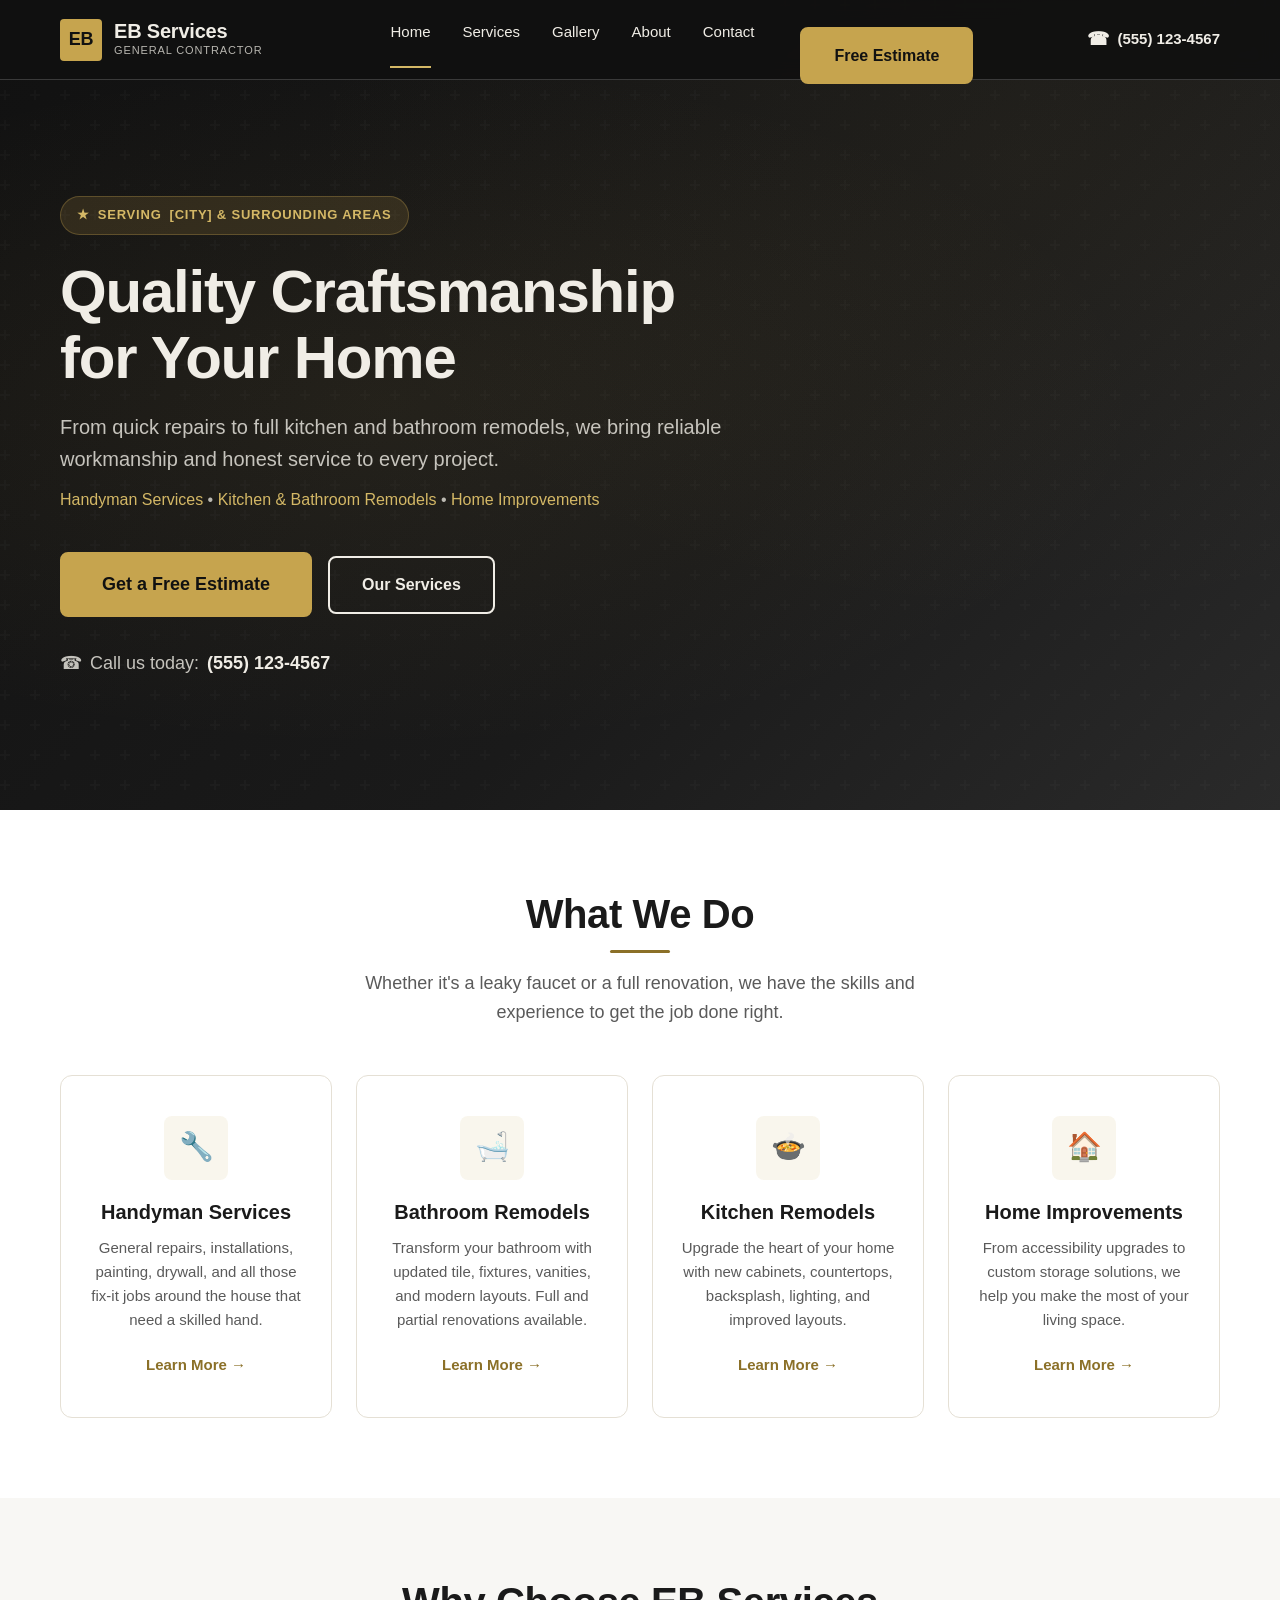
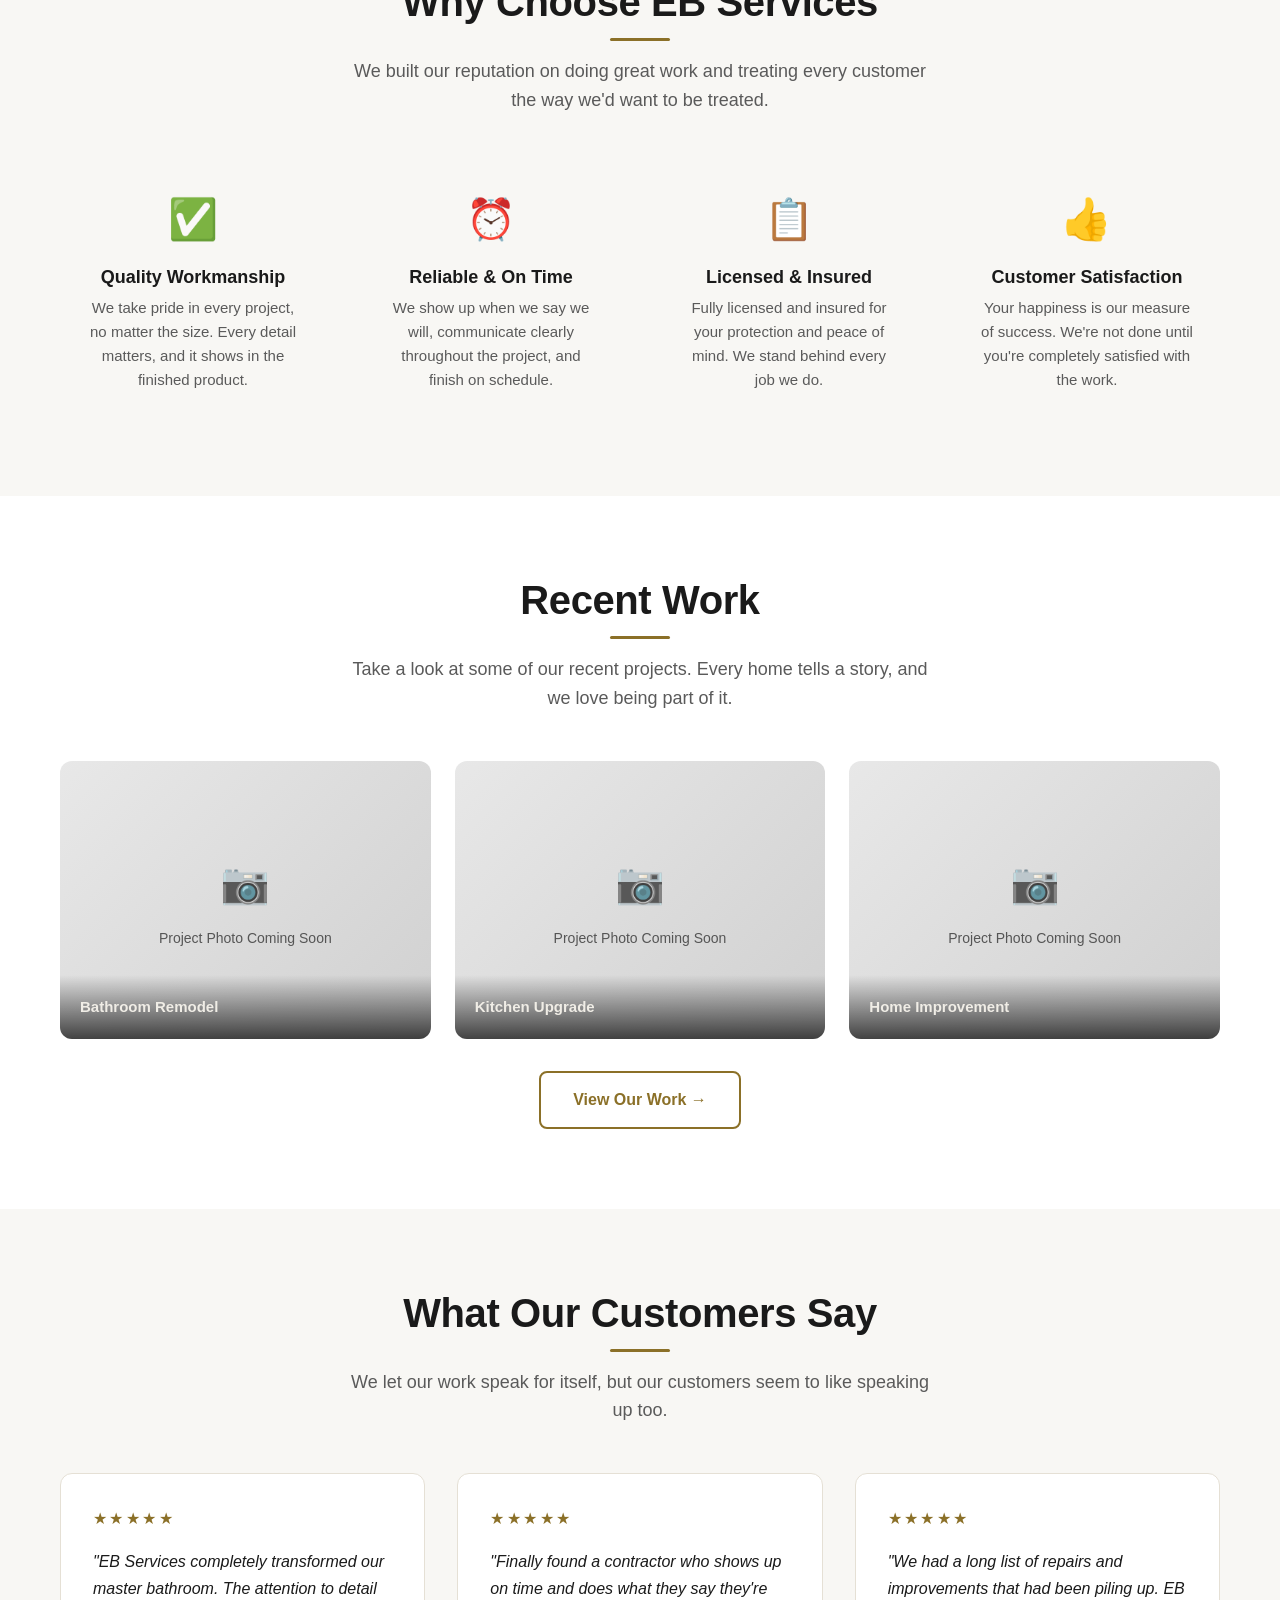
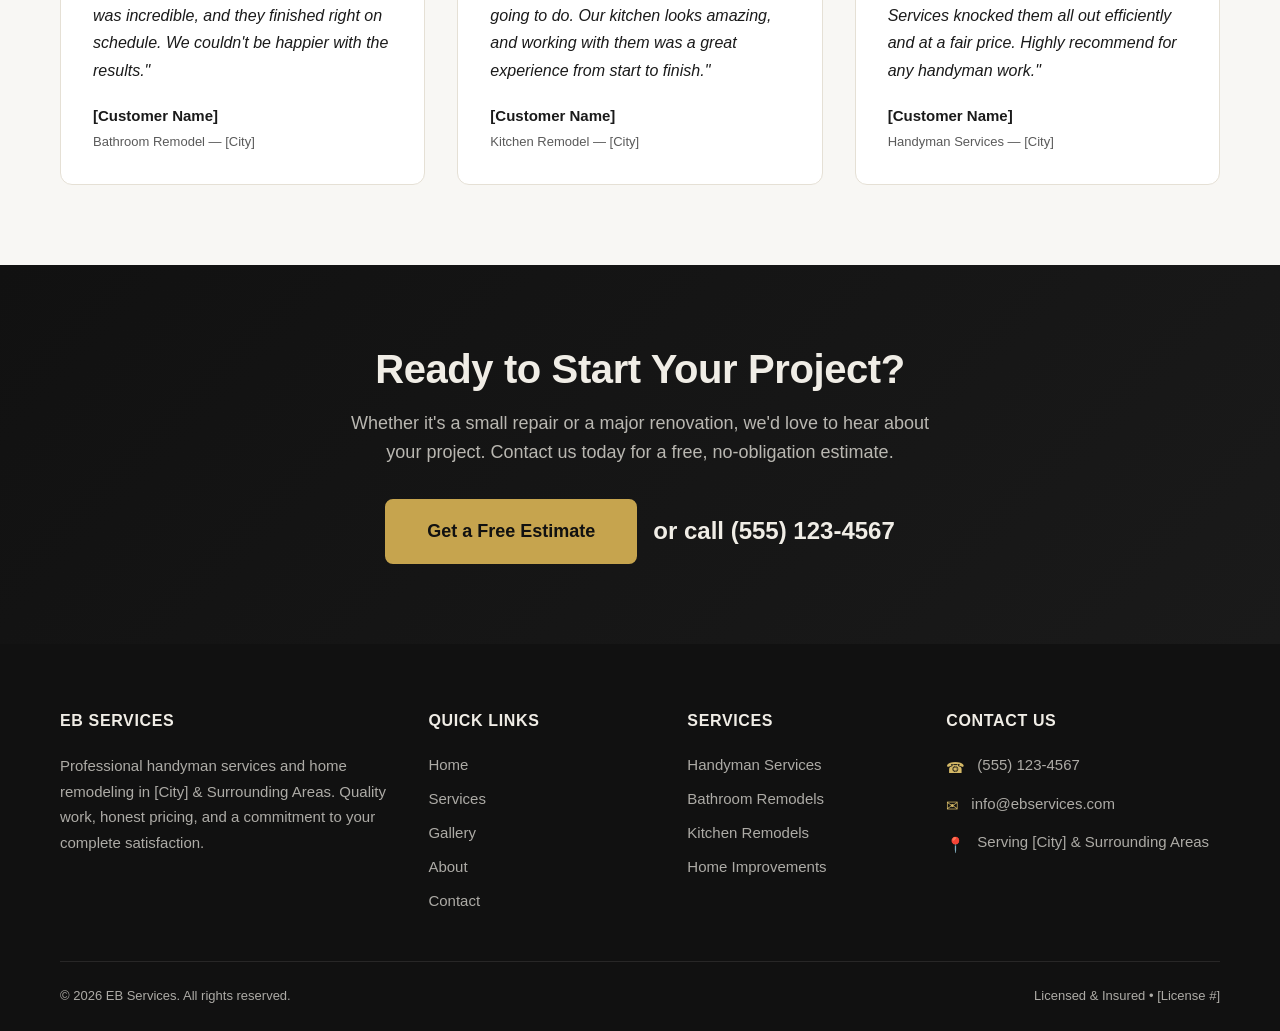
<file: index.html>
<!DOCTYPE html>
<html lang="en">
<head>
  <meta charset="UTF-8">
  <meta name="viewport" content="width=device-width, initial-scale=1.0">
  <title>EB Services | Quality Craftsmanship for Your Home</title>
  <meta name="description" content="EB Services provides professional handyman services, kitchen and bathroom remodels, and home improvements. Quality craftsmanship you can trust. Get a free estimate today.">
  <link rel="canonical" href="https://www.ebservices.com/">
  <meta property="og:title" content="EB Services | Quality Craftsmanship for Your Home">
  <meta property="og:description" content="Professional handyman services, kitchen and bathroom remodels, and home improvements. Quality craftsmanship you can trust.">
  <meta property="og:type" content="website">
  <meta property="og:url" content="https://www.ebservices.com/">
  <link rel="stylesheet" href="css/styles.css">
  <script type="application/ld+json">
  {
    "@context": "https://schema.org",
    "@type": "HomeAndConstructionBusiness",
    "name": "EB Services",
    "description": "Professional handyman services, kitchen and bathroom remodels, and home improvements. Quality craftsmanship you can trust.",
    "telephone": "(555) 123-4567",
    "email": "info@ebservices.com",
    "url": "https://www.ebservices.com",
    "address": {
      "@type": "PostalAddress",
      "addressLocality": "[City]",
      "addressRegion": "[State]",
      "postalCode": "[ZIP]",
      "addressCountry": "US"
    },
    "areaServed": "[City] and surrounding areas",
    "priceRange": "$$",
    "openingHoursSpecification": [
      {
        "@type": "OpeningHoursSpecification",
        "dayOfWeek": ["Monday", "Tuesday", "Wednesday", "Thursday", "Friday"],
        "opens": "07:00",
        "closes": "18:00"
      },
      {
        "@type": "OpeningHoursSpecification",
        "dayOfWeek": "Saturday",
        "opens": "08:00",
        "closes": "14:00"
      }
    ],
    "sameAs": []
  }
  </script>
</head>
<body class="page-home">
  <a href="#main-content" class="skip-link">Skip to main content</a>

  <!-- ===== HEADER ===== -->
  <header class="site-header" role="banner">
    <div class="container">
      <a href="index.html" class="site-logo" aria-label="EB Services - Home">
        <div class="site-logo__icon" aria-hidden="true">EB</div>
        <div class="site-logo__text">
          <span class="site-logo__name" data-config="business.name">EB Services</span>
          <span class="site-logo__tagline" data-config="business.tagline">General Contractor</span>
        </div>
      </a>

      <nav class="main-nav" role="navigation" aria-label="Main navigation">
        <ul class="main-nav__list">
          <li><a href="index.html" class="main-nav__link main-nav__link--active">Home</a></li>
          <li><a href="services.html" class="main-nav__link">Services</a></li>
          <li><a href="gallery.html" class="main-nav__link">Gallery</a></li>
          <li><a href="about.html" class="main-nav__link">About</a></li>
          <li><a href="contact.html" class="main-nav__link">Contact</a></li>
        </ul>
        <a href="contact.html" class="btn btn--primary main-nav__cta">Free Estimate</a>
        <div class="main-nav__phone">
          <span aria-hidden="true">&#9742;</span>
          <a href="tel:+15551234567" data-config="business.phone" data-config-href="tel:{business.phoneLink}">(555) 123-4567</a>
        </div>
      </nav>

      <div class="header-phone">
        <span class="header-phone__icon" aria-hidden="true">&#9742;</span>
        <a href="tel:+15551234567" data-config="business.phone" data-config-href="tel:{business.phoneLink}">(555) 123-4567</a>
      </div>

      <button class="menu-toggle" aria-label="Open menu" aria-expanded="false" aria-controls="main-nav">
        <span class="menu-toggle__bar"></span>
        <span class="menu-toggle__bar"></span>
        <span class="menu-toggle__bar"></span>
      </button>
    </div>
  </header>

  <!-- ===== MAIN CONTENT ===== -->
  <main id="main-content">

    <!-- Hero -->
    <section class="hero">
      <div class="container">
        <div class="hero__content">
          <div class="hero__badge">
            <span aria-hidden="true">&#9733;</span>
            Serving <span data-config="business.serviceArea">[City] &amp; Surrounding Areas</span>
          </div>
          <h1 class="hero__title">Quality Craftsmanship for&nbsp;Your&nbsp;Home</h1>
          <p class="hero__subtitle">From quick repairs to full kitchen and bathroom remodels, we bring reliable workmanship and honest service to every project.</p>
          <p class="hero__services">
            <span>Handyman Services</span> &bull;
            <span>Kitchen &amp; Bathroom Remodels</span> &bull;
            <span>Home Improvements</span>
          </p>
          <div class="hero__actions">
            <a href="contact.html" class="btn btn--primary btn--large">Get a Free Estimate</a>
            <a href="services.html" class="btn btn--secondary">Our Services</a>
          </div>
          <div class="hero__phone">
            <span aria-hidden="true">&#9742;</span>
            Call us today: <a href="tel:+15551234567" data-config="business.phone" data-config-href="tel:{business.phoneLink}">(555) 123-4567</a>
          </div>
        </div>
      </div>
    </section>

    <!-- Services Overview -->
    <section class="section" id="services">
      <div class="container">
        <div class="section__header">
          <h2>What We Do</h2>
          <p class="section__subtitle">Whether it's a leaky faucet or a full renovation, we have the skills and experience to get the job done right.</p>
        </div>
        <div class="services-grid stagger-children">

          <div class="service-card fade-in">
            <div class="service-card__icon" aria-hidden="true">&#128295;</div>
            <h3 class="service-card__title">Handyman Services</h3>
            <p class="service-card__text">General repairs, installations, painting, drywall, and all those fix-it jobs around the house that need a skilled hand.</p>
            <a href="services.html#handyman" class="service-card__link">Learn More &#8594;</a>
          </div>

          <div class="service-card fade-in">
            <div class="service-card__icon" aria-hidden="true">&#128705;</div>
            <h3 class="service-card__title">Bathroom Remodels</h3>
            <p class="service-card__text">Transform your bathroom with updated tile, fixtures, vanities, and modern layouts. Full and partial renovations available.</p>
            <a href="services.html#bathrooms" class="service-card__link">Learn More &#8594;</a>
          </div>

          <div class="service-card fade-in">
            <div class="service-card__icon" aria-hidden="true">&#127858;</div>
            <h3 class="service-card__title">Kitchen Remodels</h3>
            <p class="service-card__text">Upgrade the heart of your home with new cabinets, countertops, backsplash, lighting, and improved layouts.</p>
            <a href="services.html#kitchens" class="service-card__link">Learn More &#8594;</a>
          </div>

          <div class="service-card fade-in">
            <div class="service-card__icon" aria-hidden="true">&#127968;</div>
            <h3 class="service-card__title">Home Improvements</h3>
            <p class="service-card__text">From accessibility upgrades to custom storage solutions, we help you make the most of your living space.</p>
            <a href="services.html#improvements" class="service-card__link">Learn More &#8594;</a>
          </div>

        </div>
      </div>
    </section>

    <!-- Why Choose Us -->
    <section class="section section--alt">
      <div class="container">
        <div class="section__header">
          <h2>Why Choose EB Services</h2>
          <p class="section__subtitle">We built our reputation on doing great work and treating every customer the way we'd want to be treated.</p>
        </div>
        <div class="trust-grid stagger-children">

          <div class="trust-item fade-in">
            <div class="trust-item__icon" aria-hidden="true">&#9989;</div>
            <h3 class="trust-item__title">Quality Workmanship</h3>
            <p class="trust-item__text">We take pride in every project, no matter the size. Every detail matters, and it shows in the finished product.</p>
          </div>

          <div class="trust-item fade-in">
            <div class="trust-item__icon" aria-hidden="true">&#9200;</div>
            <h3 class="trust-item__title">Reliable &amp; On Time</h3>
            <p class="trust-item__text">We show up when we say we will, communicate clearly throughout the project, and finish on schedule.</p>
          </div>

          <div class="trust-item fade-in">
            <div class="trust-item__icon" aria-hidden="true">&#128203;</div>
            <h3 class="trust-item__title">Licensed &amp; Insured</h3>
            <p class="trust-item__text">Fully licensed and insured for your protection and peace of mind. We stand behind every job we do.</p>
          </div>

          <div class="trust-item fade-in">
            <div class="trust-item__icon" aria-hidden="true">&#128077;</div>
            <h3 class="trust-item__title">Customer Satisfaction</h3>
            <p class="trust-item__text">Your happiness is our measure of success. We're not done until you're completely satisfied with the work.</p>
          </div>

        </div>
      </div>
    </section>

    <!-- Recent Work Preview -->
    <section class="section">
      <div class="container">
        <div class="section__header">
          <h2>Recent Work</h2>
          <p class="section__subtitle">Take a look at some of our recent projects. Every home tells a story, and we love being part of it.</p>
        </div>
        <div class="gallery-preview-grid stagger-children">

          <div class="gallery-preview-card fade-in">
            <div class="gallery-preview-card__placeholder">
              <div class="gallery-preview-card__placeholder-icon" aria-hidden="true">&#128247;</div>
              <div class="gallery-preview-card__placeholder-text">Project Photo Coming Soon</div>
            </div>
            <div class="gallery-preview-card__overlay">
              <div class="gallery-preview-card__label">Bathroom Remodel</div>
            </div>
          </div>

          <div class="gallery-preview-card fade-in">
            <div class="gallery-preview-card__placeholder">
              <div class="gallery-preview-card__placeholder-icon" aria-hidden="true">&#128247;</div>
              <div class="gallery-preview-card__placeholder-text">Project Photo Coming Soon</div>
            </div>
            <div class="gallery-preview-card__overlay">
              <div class="gallery-preview-card__label">Kitchen Upgrade</div>
            </div>
          </div>

          <div class="gallery-preview-card fade-in">
            <div class="gallery-preview-card__placeholder">
              <div class="gallery-preview-card__placeholder-icon" aria-hidden="true">&#128247;</div>
              <div class="gallery-preview-card__placeholder-text">Project Photo Coming Soon</div>
            </div>
            <div class="gallery-preview-card__overlay">
              <div class="gallery-preview-card__label">Home Improvement</div>
            </div>
          </div>

        </div>
        <div class="text-center mt-4">
          <a href="gallery.html" class="btn btn--outline">View Our Work &#8594;</a>
        </div>
      </div>
    </section>

    <!-- Testimonials -->
    <section class="section section--alt">
      <div class="container">
        <div class="section__header">
          <h2>What Our Customers Say</h2>
          <p class="section__subtitle">We let our work speak for itself, but our customers seem to like speaking up too.</p>
        </div>
        <div class="testimonials-grid stagger-children">

          <div class="testimonial-card fade-in">
            <div class="testimonial-card__stars" aria-label="5 out of 5 stars">&#9733;&#9733;&#9733;&#9733;&#9733;</div>
            <p class="testimonial-card__text">"EB Services completely transformed our master bathroom. The attention to detail was incredible, and they finished right on schedule. We couldn't be happier with the results."</p>
            <div class="testimonial-card__author">[Customer Name]</div>
            <div class="testimonial-card__project">Bathroom Remodel &mdash; <span data-config="business.city">[City]</span></div>
          </div>

          <div class="testimonial-card fade-in">
            <div class="testimonial-card__stars" aria-label="5 out of 5 stars">&#9733;&#9733;&#9733;&#9733;&#9733;</div>
            <p class="testimonial-card__text">"Finally found a contractor who shows up on time and does what they say they're going to do. Our kitchen looks amazing, and working with them was a great experience from start to finish."</p>
            <div class="testimonial-card__author">[Customer Name]</div>
            <div class="testimonial-card__project">Kitchen Remodel &mdash; <span data-config="business.city">[City]</span></div>
          </div>

          <div class="testimonial-card fade-in">
            <div class="testimonial-card__stars" aria-label="5 out of 5 stars">&#9733;&#9733;&#9733;&#9733;&#9733;</div>
            <p class="testimonial-card__text">"We had a long list of repairs and improvements that had been piling up. EB Services knocked them all out efficiently and at a fair price. Highly recommend for any handyman work."</p>
            <div class="testimonial-card__author">[Customer Name]</div>
            <div class="testimonial-card__project">Handyman Services &mdash; <span data-config="business.city">[City]</span></div>
          </div>

        </div>
      </div>
    </section>

    <!-- CTA Section -->
    <section class="cta-section">
      <div class="container">
        <h2>Ready to Start Your Project?</h2>
        <p class="cta-section__text">Whether it's a small repair or a major renovation, we'd love to hear about your project. Contact us today for a free, no-obligation estimate.</p>
        <div class="cta-section__actions">
          <a href="contact.html" class="btn btn--primary btn--large">Get a Free Estimate</a>
          <div class="cta-section__phone">
            or call <a href="tel:+15551234567" data-config="business.phone" data-config-href="tel:{business.phoneLink}">(555) 123-4567</a>
          </div>
        </div>
      </div>
    </section>

  </main>

  <!-- ===== FOOTER ===== -->
  <footer class="site-footer" role="contentinfo">
    <div class="container">
      <div class="footer-grid">

        <div class="footer-col">
          <div class="footer-col__title" data-config="business.name">EB Services</div>
          <p>Professional handyman services and home remodeling in <span data-config="business.serviceArea">[City] and surrounding areas</span>. Quality work, honest pricing, and a commitment to your complete satisfaction.</p>
        </div>

        <div class="footer-col">
          <div class="footer-col__title">Quick Links</div>
          <div class="footer-col__links">
            <a href="index.html">Home</a>
            <a href="services.html">Services</a>
            <a href="gallery.html">Gallery</a>
            <a href="about.html">About</a>
            <a href="contact.html">Contact</a>
          </div>
        </div>

        <div class="footer-col">
          <div class="footer-col__title">Services</div>
          <div class="footer-col__links">
            <a href="services.html#handyman">Handyman Services</a>
            <a href="services.html#bathrooms">Bathroom Remodels</a>
            <a href="services.html#kitchens">Kitchen Remodels</a>
            <a href="services.html#improvements">Home Improvements</a>
          </div>
        </div>

        <div class="footer-col">
          <div class="footer-col__title">Contact Us</div>
          <div class="footer-col__contact-item">
            <span class="footer-col__contact-icon" aria-hidden="true">&#9742;</span>
            <div>
              <a href="tel:+15551234567" data-config="business.phone" data-config-href="tel:{business.phoneLink}">(555) 123-4567</a>
            </div>
          </div>
          <div class="footer-col__contact-item">
            <span class="footer-col__contact-icon" aria-hidden="true">&#9993;</span>
            <div>
              <a href="mailto:info@ebservices.com" data-config="business.email" data-config-href="mailto:{business.email}">info@ebservices.com</a>
            </div>
          </div>
          <div class="footer-col__contact-item">
            <span class="footer-col__contact-icon" aria-hidden="true">&#128205;</span>
            <div>
              Serving <span data-config="business.serviceArea">[City] &amp; Surrounding Areas</span>
            </div>
          </div>
        </div>

      </div>

      <div class="footer-bottom">
        <div>&copy; 2026 <span data-config="business.name">EB Services</span>. All rights reserved.</div>
        <div>Licensed &amp; Insured &bull; <span data-config="business.license">[License #]</span></div>
      </div>
    </div>
  </footer>

  <script src="js/main.js"></script>
  <script src="js/config-loader.js" defer></script>
</body>
</html>
</file>
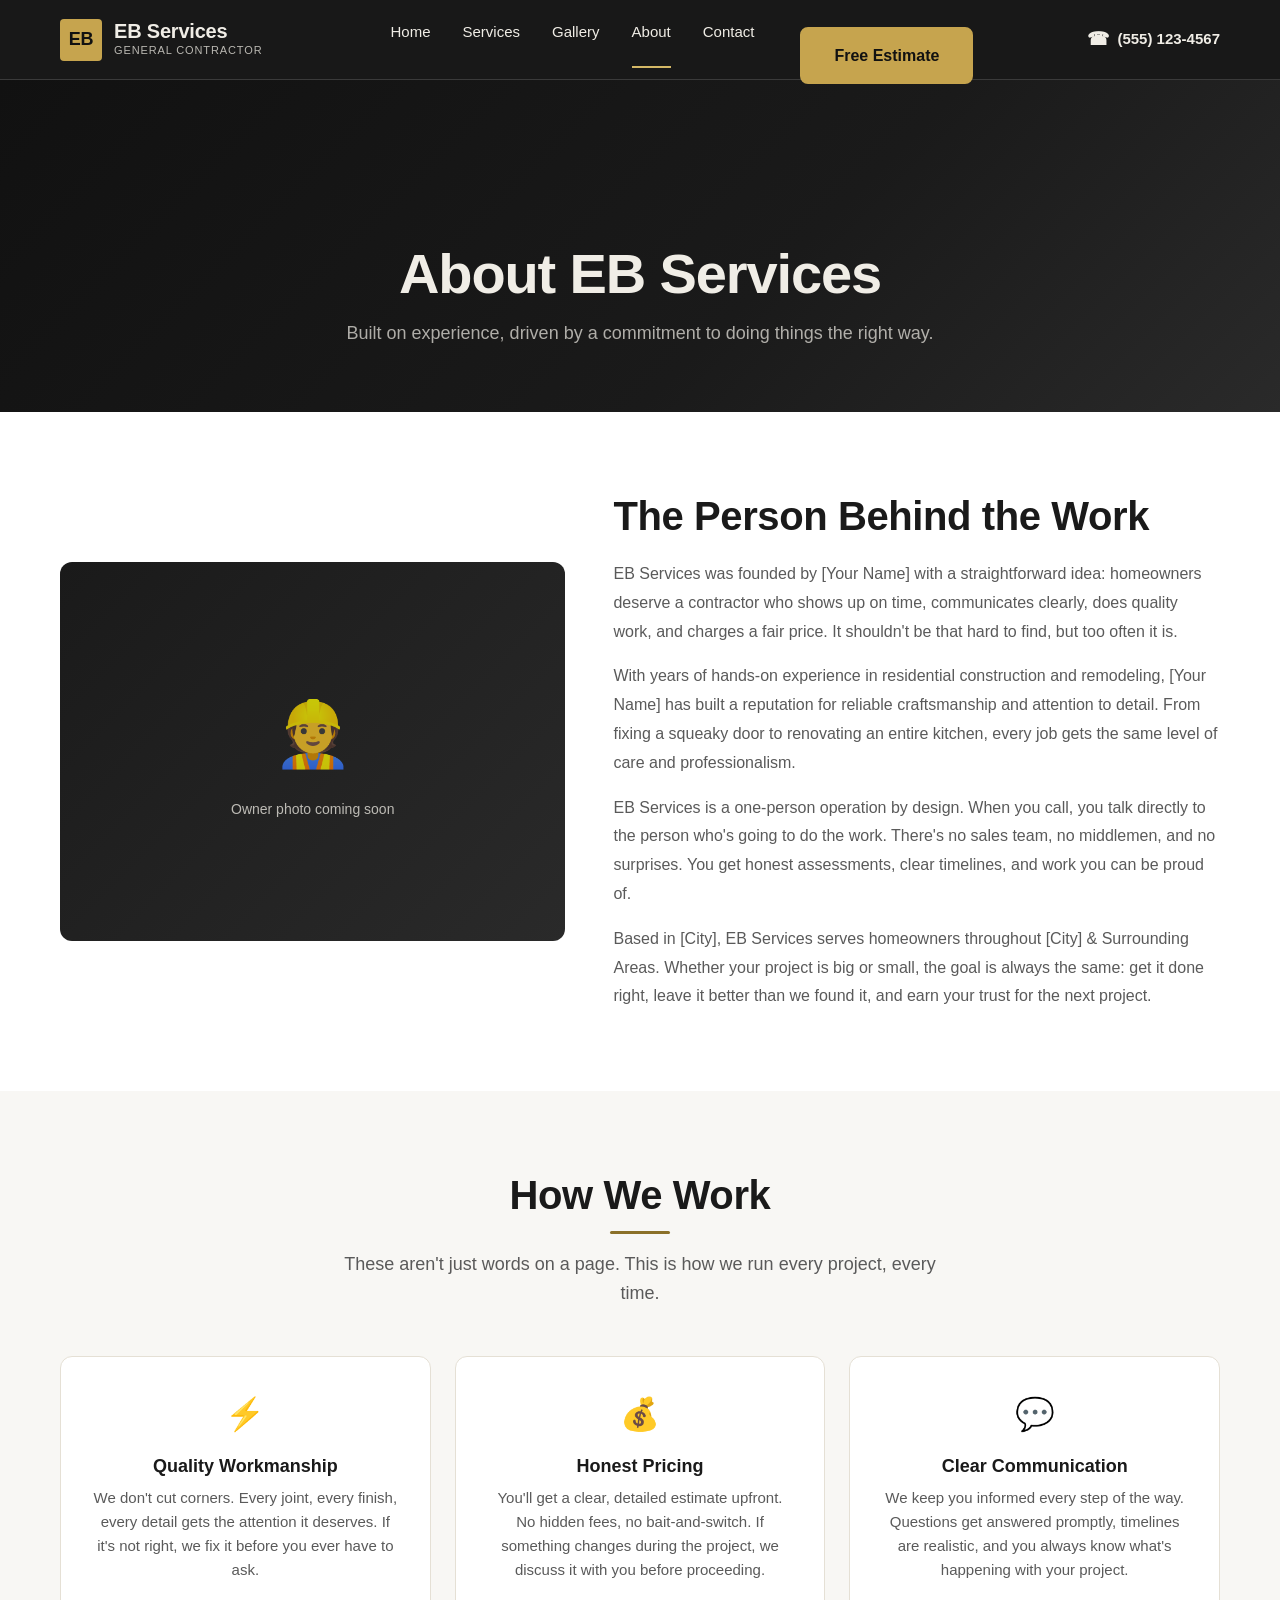
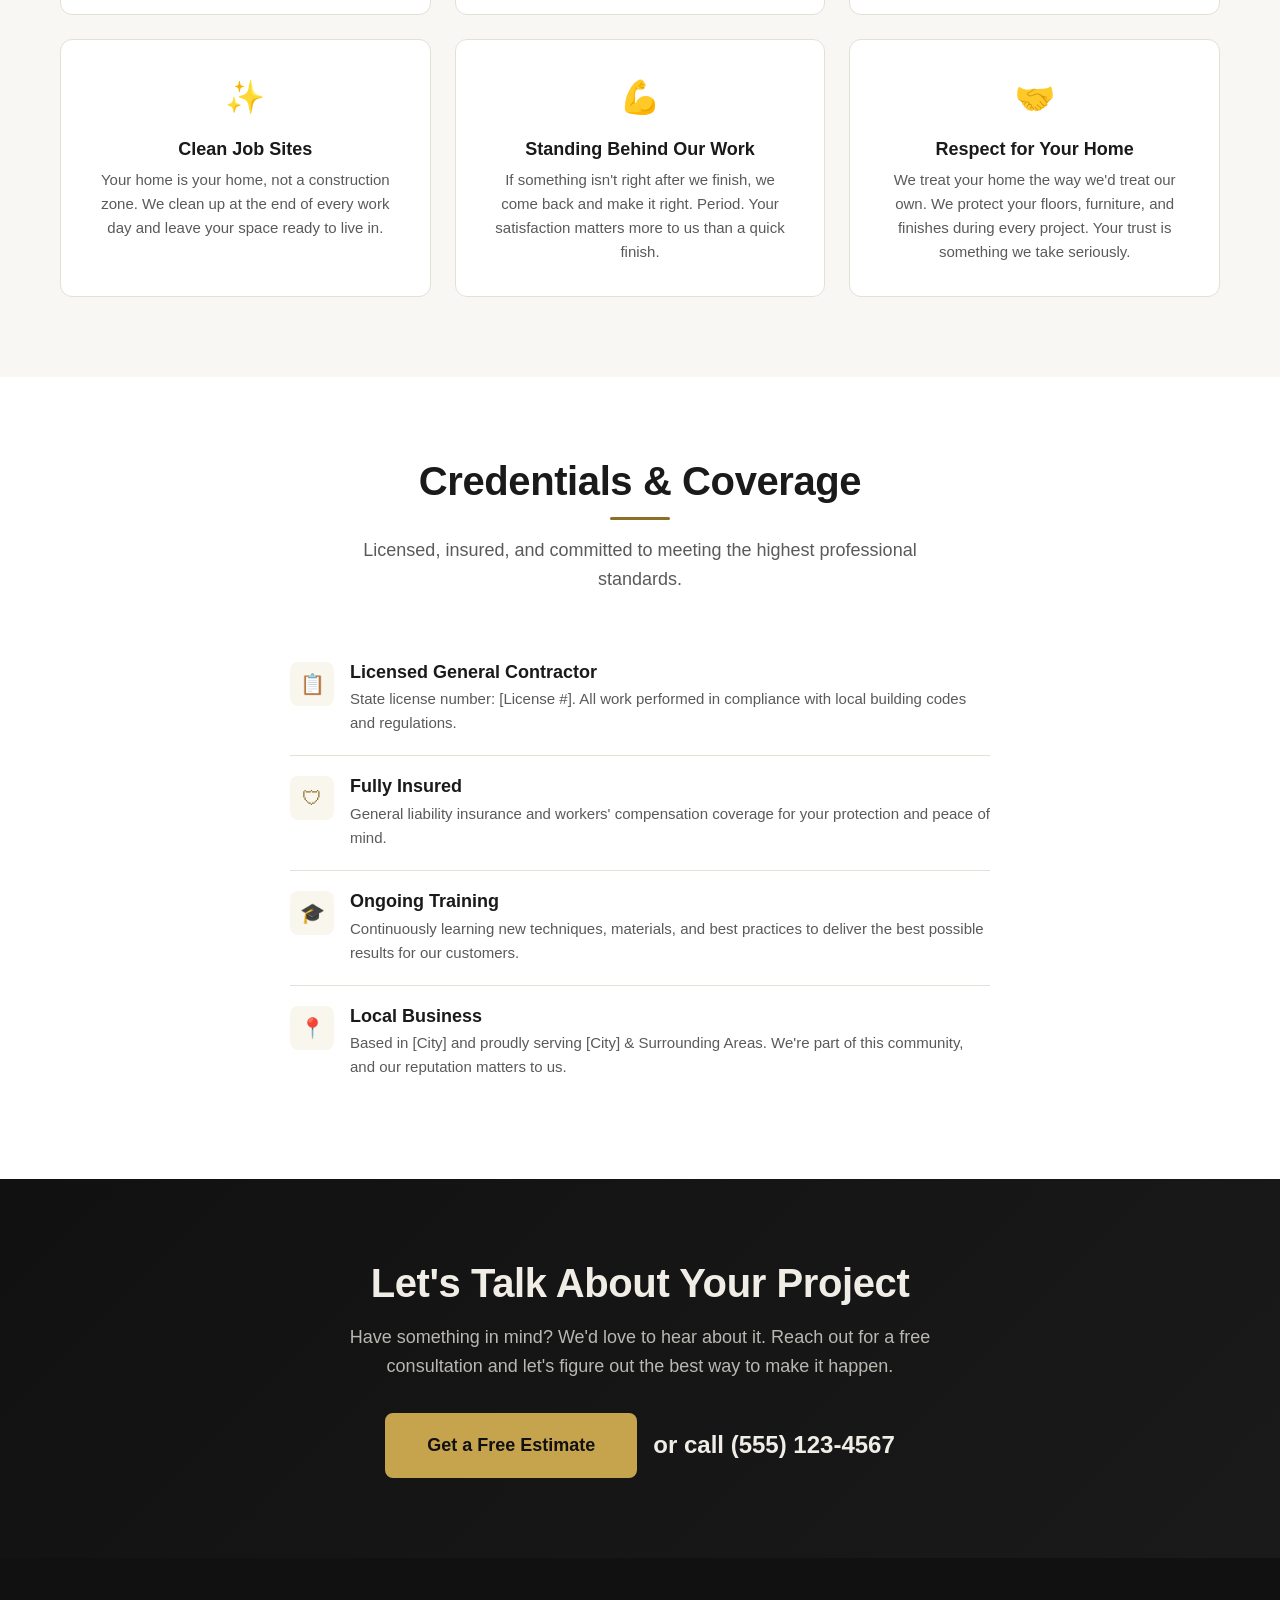
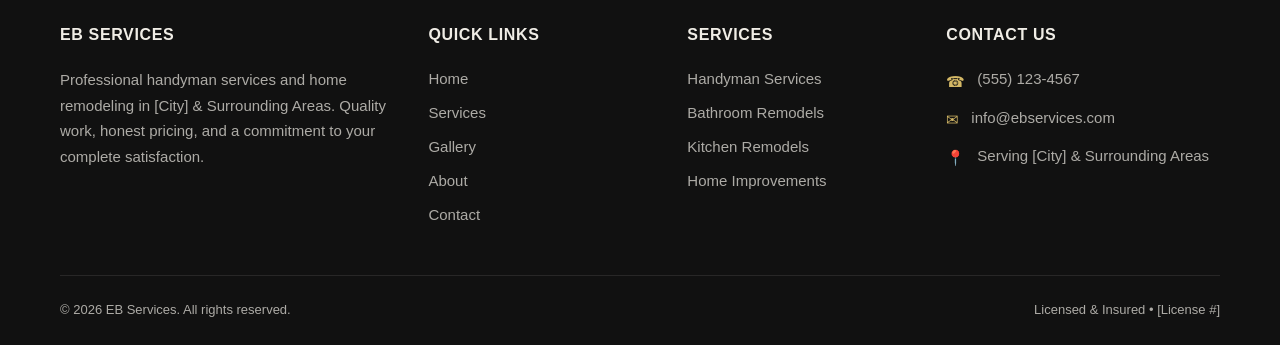
<file: about.html>
<!DOCTYPE html>
<html lang="en">
<head>
  <meta charset="UTF-8">
  <meta name="viewport" content="width=device-width, initial-scale=1.0">
  <title>About Us | EB Services — Experienced General Contractor</title>
  <meta name="description" content="Learn about EB Services — an experienced general contractor committed to quality craftsmanship, honest pricing, and customer satisfaction on every project.">
  <link rel="canonical" href="https://www.ebservices.com/about.html">
  <meta property="og:title" content="About Us | EB Services">
  <meta property="og:description" content="Learn about EB Services — an experienced general contractor committed to quality craftsmanship, honest pricing, and customer satisfaction.">
  <meta property="og:type" content="website">
  <meta property="og:url" content="https://www.ebservices.com/about.html">
  <link rel="stylesheet" href="css/styles.css">
</head>
<body>
  <a href="#main-content" class="skip-link">Skip to main content</a>

  <!-- ===== HEADER ===== -->
  <header class="site-header" role="banner">
    <div class="container">
      <a href="index.html" class="site-logo" aria-label="EB Services - Home">
        <div class="site-logo__icon" aria-hidden="true">EB</div>
        <div class="site-logo__text">
          <span class="site-logo__name" data-config="business.name">EB Services</span>
          <span class="site-logo__tagline" data-config="business.tagline">General Contractor</span>
        </div>
      </a>

      <nav class="main-nav" role="navigation" aria-label="Main navigation">
        <ul class="main-nav__list">
          <li><a href="index.html" class="main-nav__link">Home</a></li>
          <li><a href="services.html" class="main-nav__link">Services</a></li>
          <li><a href="gallery.html" class="main-nav__link">Gallery</a></li>
          <li><a href="about.html" class="main-nav__link main-nav__link--active">About</a></li>
          <li><a href="contact.html" class="main-nav__link">Contact</a></li>
        </ul>
        <a href="contact.html" class="btn btn--primary main-nav__cta">Free Estimate</a>
        <div class="main-nav__phone">
          <span aria-hidden="true">&#9742;</span>
          <a href="tel:+15551234567" data-config="business.phone" data-config-href="tel:{business.phoneLink}">(555) 123-4567</a>
        </div>
      </nav>

      <div class="header-phone">
        <span class="header-phone__icon" aria-hidden="true">&#9742;</span>
        <a href="tel:+15551234567" data-config="business.phone" data-config-href="tel:{business.phoneLink}">(555) 123-4567</a>
      </div>

      <button class="menu-toggle" aria-label="Open menu" aria-expanded="false" aria-controls="main-nav">
        <span class="menu-toggle__bar"></span>
        <span class="menu-toggle__bar"></span>
        <span class="menu-toggle__bar"></span>
      </button>
    </div>
  </header>

  <!-- ===== MAIN CONTENT ===== -->
  <main id="main-content">

    <!-- Page Hero -->
    <section class="page-hero">
      <div class="container">
        <h1>About <span data-config="business.name">EB Services</span></h1>
        <p class="page-hero__subtitle">Built on experience, driven by a commitment to doing things the right way.</p>
      </div>
    </section>

    <!-- About Intro / Story -->
    <section class="section">
      <div class="container">
        <div class="about-intro">
          <div class="about-intro__image fade-in">
            <div class="about-intro__image-placeholder">
              <div class="icon" aria-hidden="true">&#128119;</div>
              <p>Owner photo coming soon</p>
            </div>
          </div>
          <div class="about-intro__content fade-in">
            <h2>The Person Behind the Work</h2>
            <p>EB Services was founded by <span data-config="business.owner">[Owner Name]</span> with a straightforward idea: homeowners deserve a contractor who shows up on time, communicates clearly, does quality work, and charges a fair price. It shouldn't be that hard to find, but too often it is.</p>
            <p>With years of hands-on experience in residential construction and remodeling, <span data-config="business.owner">[Owner Name]</span> has built a reputation for reliable craftsmanship and attention to detail. From fixing a squeaky door to renovating an entire kitchen, every job gets the same level of care and professionalism.</p>
            <p>EB Services is a one-person operation by design. When you call, you talk directly to the person who's going to do the work. There's no sales team, no middlemen, and no surprises. You get honest assessments, clear timelines, and work you can be proud of.</p>
            <p>Based in <span data-config="business.city">[City]</span>, EB Services serves homeowners throughout <span data-config="business.serviceArea">[City] and surrounding communities</span>. Whether your project is big or small, the goal is always the same: get it done right, leave it better than we found it, and earn your trust for the next project.</p>
          </div>
        </div>
      </div>
    </section>

    <!-- Values -->
    <section class="section section--alt">
      <div class="container">
        <div class="section__header">
          <h2>How We Work</h2>
          <p class="section__subtitle">These aren't just words on a page. This is how we run every project, every time.</p>
        </div>
        <div class="values-grid stagger-children">

          <div class="value-card fade-in">
            <div class="value-card__icon" aria-hidden="true">&#9889;</div>
            <h3 class="value-card__title">Quality Workmanship</h3>
            <p class="value-card__text">We don't cut corners. Every joint, every finish, every detail gets the attention it deserves. If it's not right, we fix it before you ever have to ask.</p>
          </div>

          <div class="value-card fade-in">
            <div class="value-card__icon" aria-hidden="true">&#128176;</div>
            <h3 class="value-card__title">Honest Pricing</h3>
            <p class="value-card__text">You'll get a clear, detailed estimate upfront. No hidden fees, no bait-and-switch. If something changes during the project, we discuss it with you before proceeding.</p>
          </div>

          <div class="value-card fade-in">
            <div class="value-card__icon" aria-hidden="true">&#128172;</div>
            <h3 class="value-card__title">Clear Communication</h3>
            <p class="value-card__text">We keep you informed every step of the way. Questions get answered promptly, timelines are realistic, and you always know what's happening with your project.</p>
          </div>

          <div class="value-card fade-in">
            <div class="value-card__icon" aria-hidden="true">&#10024;</div>
            <h3 class="value-card__title">Clean Job Sites</h3>
            <p class="value-card__text">Your home is your home, not a construction zone. We clean up at the end of every work day and leave your space ready to live in.</p>
          </div>

          <div class="value-card fade-in">
            <div class="value-card__icon" aria-hidden="true">&#128170;</div>
            <h3 class="value-card__title">Standing Behind Our Work</h3>
            <p class="value-card__text">If something isn't right after we finish, we come back and make it right. Period. Your satisfaction matters more to us than a quick finish.</p>
          </div>

          <div class="value-card fade-in">
            <div class="value-card__icon" aria-hidden="true">&#129309;</div>
            <h3 class="value-card__title">Respect for Your Home</h3>
            <p class="value-card__text">We treat your home the way we'd treat our own. We protect your floors, furniture, and finishes during every project. Your trust is something we take seriously.</p>
          </div>

        </div>
      </div>
    </section>

    <!-- Credentials -->
    <section class="section">
      <div class="container">
        <div class="section__header">
          <h2>Credentials &amp; Coverage</h2>
          <p class="section__subtitle">Licensed, insured, and committed to meeting the highest professional standards.</p>
        </div>
        <div class="credentials">

          <div class="credentials__item fade-in">
            <div class="credentials__icon" aria-hidden="true">&#128203;</div>
            <div class="credentials__info">
              <h4>Licensed General Contractor</h4>
              <p>State license number: <span data-config="business.license">[License Number]</span>. All work performed in compliance with local building codes and regulations.</p>
            </div>
          </div>

          <div class="credentials__item fade-in">
            <div class="credentials__icon" aria-hidden="true">&#128737;</div>
            <div class="credentials__info">
              <h4>Fully Insured</h4>
              <p>General liability insurance and workers' compensation coverage for your protection and peace of mind.</p>
            </div>
          </div>

          <div class="credentials__item fade-in">
            <div class="credentials__icon" aria-hidden="true">&#127891;</div>
            <div class="credentials__info">
              <h4>Ongoing Training</h4>
              <p>Continuously learning new techniques, materials, and best practices to deliver the best possible results for our customers.</p>
            </div>
          </div>

          <div class="credentials__item fade-in">
            <div class="credentials__icon" aria-hidden="true">&#128205;</div>
            <div class="credentials__info">
              <h4>Local Business</h4>
              <p>Based in <span data-config="business.city">[City]</span> and proudly serving <span data-config="business.serviceArea">[City] and surrounding communities</span>. We're part of this community, and our reputation matters to us.</p>
            </div>
          </div>

        </div>
      </div>
    </section>

    <!-- CTA Section -->
    <section class="cta-section">
      <div class="container">
        <h2>Let's Talk About Your Project</h2>
        <p class="cta-section__text">Have something in mind? We'd love to hear about it. Reach out for a free consultation and let's figure out the best way to make it happen.</p>
        <div class="cta-section__actions">
          <a href="contact.html" class="btn btn--primary btn--large">Get a Free Estimate</a>
          <div class="cta-section__phone">
            or call <a href="tel:+15551234567" data-config="business.phone" data-config-href="tel:{business.phoneLink}">(555) 123-4567</a>
          </div>
        </div>
      </div>
    </section>

  </main>

  <!-- ===== FOOTER ===== -->
  <footer class="site-footer" role="contentinfo">
    <div class="container">
      <div class="footer-grid">
        <div class="footer-col">
          <div class="footer-col__title" data-config="business.name">EB Services</div>
          <p>Professional handyman services and home remodeling in <span data-config="business.serviceArea">[City] and surrounding areas</span>. Quality work, honest pricing, and a commitment to your complete satisfaction.</p>
        </div>
        <div class="footer-col">
          <div class="footer-col__title">Quick Links</div>
          <div class="footer-col__links">
            <a href="index.html">Home</a>
            <a href="services.html">Services</a>
            <a href="gallery.html">Gallery</a>
            <a href="about.html">About</a>
            <a href="contact.html">Contact</a>
          </div>
        </div>
        <div class="footer-col">
          <div class="footer-col__title">Services</div>
          <div class="footer-col__links">
            <a href="services.html#handyman">Handyman Services</a>
            <a href="services.html#bathrooms">Bathroom Remodels</a>
            <a href="services.html#kitchens">Kitchen Remodels</a>
            <a href="services.html#improvements">Home Improvements</a>
          </div>
        </div>
        <div class="footer-col">
          <div class="footer-col__title">Contact Us</div>
          <div class="footer-col__contact-item">
            <span class="footer-col__contact-icon" aria-hidden="true">&#9742;</span>
            <div><a href="tel:+15551234567" data-config="business.phone" data-config-href="tel:{business.phoneLink}">(555) 123-4567</a></div>
          </div>
          <div class="footer-col__contact-item">
            <span class="footer-col__contact-icon" aria-hidden="true">&#9993;</span>
            <div><a href="mailto:info@ebservices.com" data-config="business.email" data-config-href="mailto:{business.email}">info@ebservices.com</a></div>
          </div>
          <div class="footer-col__contact-item">
            <span class="footer-col__contact-icon" aria-hidden="true">&#128205;</span>
            <div>Serving <span data-config="business.serviceArea">[City] &amp; Surrounding Areas</span></div>
          </div>
        </div>
      </div>
      <div class="footer-bottom">
        <div>&copy; 2026 <span data-config="business.name">EB Services</span>. All rights reserved.</div>
        <div>Licensed &amp; Insured &bull; <span data-config="business.license">[License #]</span></div>
      </div>
    </div>
  </footer>

  <script src="js/main.js"></script>
  <script src="js/config-loader.js" defer></script>
</body>
</html>
</file>
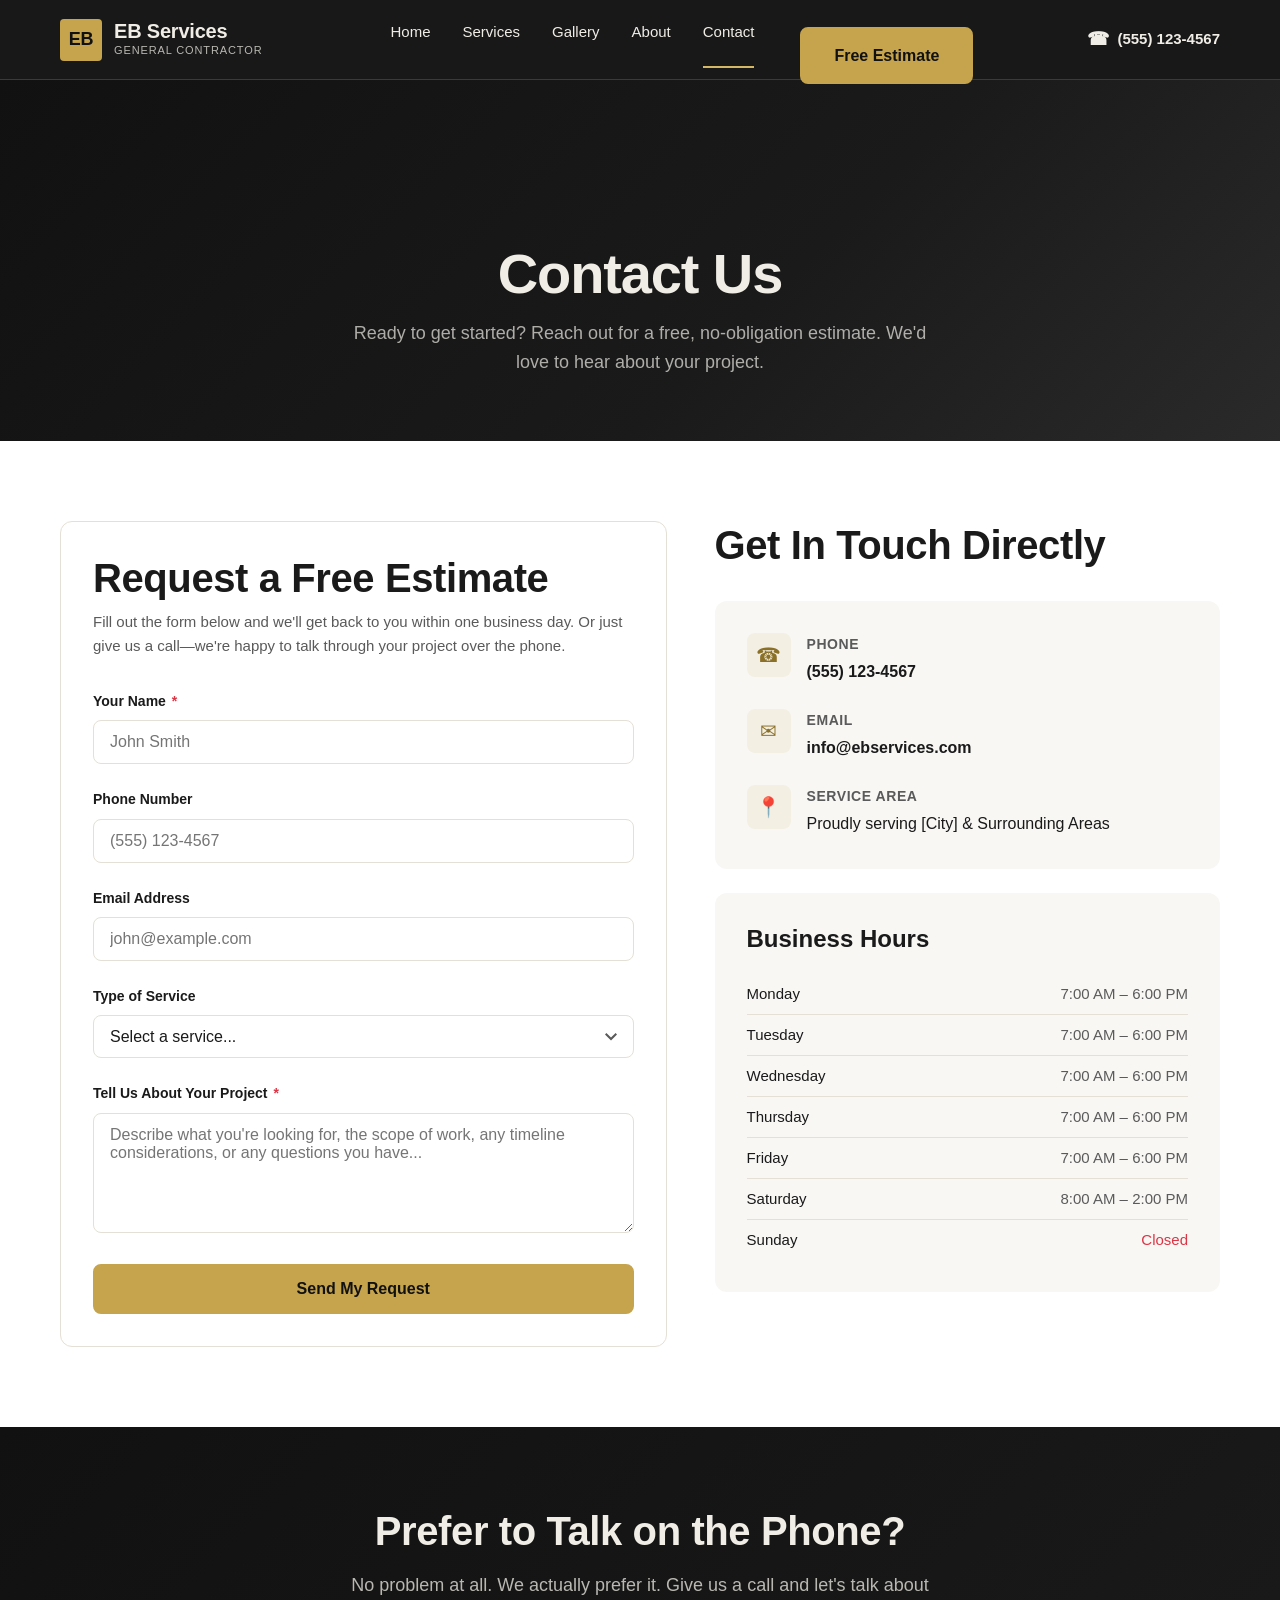
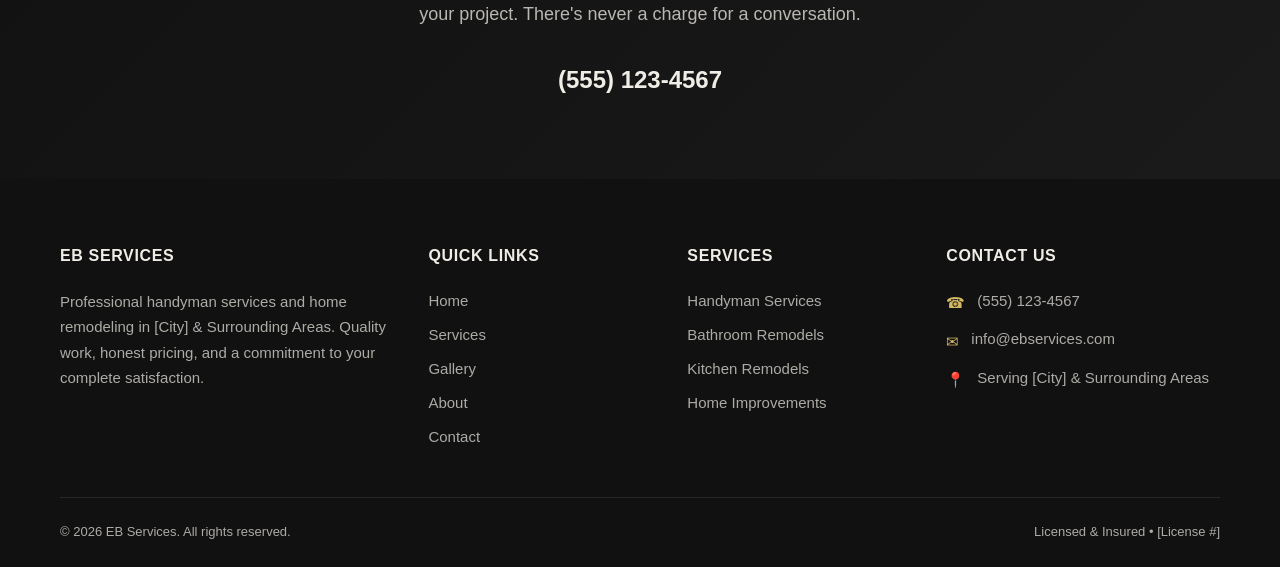
<file: contact.html>
<!DOCTYPE html>
<html lang="en">
<head>
  <meta charset="UTF-8">
  <meta name="viewport" content="width=device-width, initial-scale=1.0">
  <title>Contact Us | EB Services — Get a Free Estimate</title>
  <meta name="description" content="Contact EB Services for a free estimate on handyman services, kitchen remodels, bathroom renovations, and home improvements. Call (555) 123-4567 or fill out our form.">
  <link rel="canonical" href="https://www.ebservices.com/contact.html">
  <meta property="og:title" content="Contact Us | EB Services — Get a Free Estimate">
  <meta property="og:description" content="Contact EB Services for a free estimate on handyman services, kitchen remodels, bathroom renovations, and home improvements.">
  <meta property="og:type" content="website">
  <meta property="og:url" content="https://www.ebservices.com/contact.html">
  <link rel="stylesheet" href="css/styles.css">
</head>
<body>
  <a href="#main-content" class="skip-link">Skip to main content</a>

  <!-- ===== HEADER ===== -->
  <header class="site-header" role="banner">
    <div class="container">
      <a href="index.html" class="site-logo" aria-label="EB Services - Home">
        <div class="site-logo__icon" aria-hidden="true">EB</div>
        <div class="site-logo__text">
          <span class="site-logo__name" data-config="business.name">EB Services</span>
          <span class="site-logo__tagline" data-config="business.tagline">General Contractor</span>
        </div>
      </a>

      <nav class="main-nav" role="navigation" aria-label="Main navigation">
        <ul class="main-nav__list">
          <li><a href="index.html" class="main-nav__link">Home</a></li>
          <li><a href="services.html" class="main-nav__link">Services</a></li>
          <li><a href="gallery.html" class="main-nav__link">Gallery</a></li>
          <li><a href="about.html" class="main-nav__link">About</a></li>
          <li><a href="contact.html" class="main-nav__link main-nav__link--active">Contact</a></li>
        </ul>
        <a href="contact.html" class="btn btn--primary main-nav__cta">Free Estimate</a>
        <div class="main-nav__phone">
          <span aria-hidden="true">&#9742;</span>
          <a href="tel:+15551234567" data-config="business.phone" data-config-href="tel:{business.phoneLink}">(555) 123-4567</a>
        </div>
      </nav>

      <div class="header-phone">
        <span class="header-phone__icon" aria-hidden="true">&#9742;</span>
        <a href="tel:+15551234567" data-config="business.phone" data-config-href="tel:{business.phoneLink}">(555) 123-4567</a>
      </div>

      <button class="menu-toggle" aria-label="Open menu" aria-expanded="false" aria-controls="main-nav">
        <span class="menu-toggle__bar"></span>
        <span class="menu-toggle__bar"></span>
        <span class="menu-toggle__bar"></span>
      </button>
    </div>
  </header>

  <!-- ===== MAIN CONTENT ===== -->
  <main id="main-content">

    <!-- Page Hero -->
    <section class="page-hero">
      <div class="container">
        <h1>Contact Us</h1>
        <p class="page-hero__subtitle">Ready to get started? Reach out for a free, no-obligation estimate. We'd love to hear about your project.</p>
      </div>
    </section>

    <!-- Contact Section -->
    <section class="section">
      <div class="container">
        <div class="contact-grid">

          <!-- Contact Form -->
          <div class="contact-form fade-in" id="contact-form-wrapper">
            <h2>Request a Free Estimate</h2>
            <p class="contact-form__subtitle">Fill out the form below and we'll get back to you within one business day. Or just give us a call&mdash;we're happy to talk through your project over the phone.</p>

            <form id="contact-form" action="https://formspree.io/f/placeholder" method="POST" novalidate>
              <div class="contact-form__fields">

                <div class="form-group">
                  <label for="contact-name">Your Name <span class="required" aria-label="required">*</span></label>
                  <input type="text" id="contact-name" name="name" class="form-control" placeholder="John Smith" required autocomplete="name">
                  <div class="form-error" aria-live="polite">Please enter your name.</div>
                </div>

                <div class="form-group">
                  <label for="contact-phone">Phone Number</label>
                  <input type="tel" id="contact-phone" name="phone" class="form-control" placeholder="(555) 123-4567" autocomplete="tel">
                  <div class="form-error" aria-live="polite">Please provide a phone number or email.</div>
                </div>

                <div class="form-group">
                  <label for="contact-email">Email Address</label>
                  <input type="email" id="contact-email" name="email" class="form-control" placeholder="john@example.com" autocomplete="email">
                  <div class="form-error" aria-live="polite">Please enter a valid email address.</div>
                </div>

                <div class="form-group">
                  <label for="contact-service">Type of Service</label>
                  <select id="contact-service" name="service" class="form-control">
                    <option value="">Select a service...</option>
                    <option value="handyman">Handyman Services</option>
                    <option value="bathroom">Bathroom Remodel</option>
                    <option value="kitchen">Kitchen Remodel</option>
                    <option value="improvement">Home Improvement</option>
                    <option value="entertainment">Home Entertainment</option>
                    <option value="other">Other / Not Sure</option>
                  </select>
                </div>

                <div class="form-group">
                  <label for="contact-message">Tell Us About Your Project <span class="required" aria-label="required">*</span></label>
                  <textarea id="contact-message" name="message" class="form-control" rows="5" placeholder="Describe what you're looking for, the scope of work, any timeline considerations, or any questions you have..." required></textarea>
                  <div class="form-error" aria-live="polite">Please describe your project.</div>
                </div>

                <button type="submit" class="btn btn--primary btn--block">Send My Request</button>
              </div>

              <!-- Success Message -->
              <div class="form-success" aria-live="polite">
                <div class="form-success__icon" aria-hidden="true">&#9989;</div>
                <h3 class="form-success__title">Thank You!</h3>
                <p class="form-success__text">Your message has been sent. We'll get back to you within one business day. If your project is urgent, don't hesitate to call us directly at <a href="tel:+15551234567" data-config="business.phone" data-config-href="tel:{business.phoneLink}">(555) 123-4567</a>.</p>
              </div>
            </form>
          </div>

          <!-- Contact Info Sidebar -->
          <div class="contact-info fade-in">
            <h2>Get In Touch Directly</h2>

            <div class="contact-info-card">
              <div class="contact-info-card__item">
                <div class="contact-info-card__icon" aria-hidden="true">&#9742;</div>
                <div>
                  <div class="contact-info-card__label">Phone</div>
                  <div class="contact-info-card__value">
                    <a href="tel:+15551234567" data-config="business.phone" data-config-href="tel:{business.phoneLink}">(555) 123-4567</a>
                  </div>
                </div>
              </div>

              <div class="contact-info-card__item">
                <div class="contact-info-card__icon" aria-hidden="true">&#9993;</div>
                <div>
                  <div class="contact-info-card__label">Email</div>
                  <div class="contact-info-card__value">
                    <a href="mailto:info@ebservices.com" data-config="business.email" data-config-href="mailto:{business.email}">info@ebservices.com</a>
                  </div>
                </div>
              </div>

              <div class="contact-info-card__item">
                <div class="contact-info-card__icon" aria-hidden="true">&#128205;</div>
                <div>
                  <div class="contact-info-card__label">Service Area</div>
                  <div class="contact-info-card__value">Proudly serving <span data-config="business.serviceArea">[City] and surrounding areas</span></div>
                </div>
              </div>
            </div>

            <div class="business-hours" id="business-hours">
              <h3>Business Hours</h3>
              <div class="hours-table">
                <div class="hours-row">
                  <span class="hours-row__day">Monday</span>
                  <span class="hours-row__time">7:00 AM &ndash; 6:00 PM</span>
                </div>
                <div class="hours-row">
                  <span class="hours-row__day">Tuesday</span>
                  <span class="hours-row__time">7:00 AM &ndash; 6:00 PM</span>
                </div>
                <div class="hours-row">
                  <span class="hours-row__day">Wednesday</span>
                  <span class="hours-row__time">7:00 AM &ndash; 6:00 PM</span>
                </div>
                <div class="hours-row">
                  <span class="hours-row__day">Thursday</span>
                  <span class="hours-row__time">7:00 AM &ndash; 6:00 PM</span>
                </div>
                <div class="hours-row">
                  <span class="hours-row__day">Friday</span>
                  <span class="hours-row__time">7:00 AM &ndash; 6:00 PM</span>
                </div>
                <div class="hours-row">
                  <span class="hours-row__day">Saturday</span>
                  <span class="hours-row__time">8:00 AM &ndash; 2:00 PM</span>
                </div>
                <div class="hours-row hours-row--closed">
                  <span class="hours-row__day">Sunday</span>
                  <span class="hours-row__time">Closed</span>
                </div>
              </div>
            </div>

          </div>

        </div>
      </div>
    </section>

    <!-- CTA Section -->
    <section class="cta-section">
      <div class="container">
        <h2>Prefer to Talk on the Phone?</h2>
        <p class="cta-section__text">No problem at all. We actually prefer it. Give us a call and let's talk about your project. There's never a charge for a conversation.</p>
        <div class="cta-section__actions">
          <div class="cta-section__phone">
            <a href="tel:+15551234567" data-config="business.phone" data-config-href="tel:{business.phoneLink}">(555) 123-4567</a>
          </div>
        </div>
      </div>
    </section>

  </main>

  <!-- ===== FOOTER ===== -->
  <footer class="site-footer" role="contentinfo">
    <div class="container">
      <div class="footer-grid">
        <div class="footer-col">
          <div class="footer-col__title" data-config="business.name">EB Services</div>
          <p>Professional handyman services and home remodeling in <span data-config="business.serviceArea">[City] and surrounding areas</span>. Quality work, honest pricing, and a commitment to your complete satisfaction.</p>
        </div>
        <div class="footer-col">
          <div class="footer-col__title">Quick Links</div>
          <div class="footer-col__links">
            <a href="index.html">Home</a>
            <a href="services.html">Services</a>
            <a href="gallery.html">Gallery</a>
            <a href="about.html">About</a>
            <a href="contact.html">Contact</a>
          </div>
        </div>
        <div class="footer-col">
          <div class="footer-col__title">Services</div>
          <div class="footer-col__links">
            <a href="services.html#handyman">Handyman Services</a>
            <a href="services.html#bathrooms">Bathroom Remodels</a>
            <a href="services.html#kitchens">Kitchen Remodels</a>
            <a href="services.html#improvements">Home Improvements</a>
          </div>
        </div>
        <div class="footer-col">
          <div class="footer-col__title">Contact Us</div>
          <div class="footer-col__contact-item">
            <span class="footer-col__contact-icon" aria-hidden="true">&#9742;</span>
            <div><a href="tel:+15551234567" data-config="business.phone" data-config-href="tel:{business.phoneLink}">(555) 123-4567</a></div>
          </div>
          <div class="footer-col__contact-item">
            <span class="footer-col__contact-icon" aria-hidden="true">&#9993;</span>
            <div><a href="mailto:info@ebservices.com" data-config="business.email" data-config-href="mailto:{business.email}">info@ebservices.com</a></div>
          </div>
          <div class="footer-col__contact-item">
            <span class="footer-col__contact-icon" aria-hidden="true">&#128205;</span>
            <div>Serving <span data-config="business.serviceArea">[City] &amp; Surrounding Areas</span></div>
          </div>
        </div>
      </div>
      <div class="footer-bottom">
        <div>&copy; 2026 <span data-config="business.name">EB Services</span>. All rights reserved.</div>
        <div>Licensed &amp; Insured &bull; <span data-config="business.license">[License #]</span></div>
      </div>
    </div>
  </footer>

  <script src="js/main.js"></script>
  <script src="js/config-loader.js" defer></script>
</body>
</html>
</file>
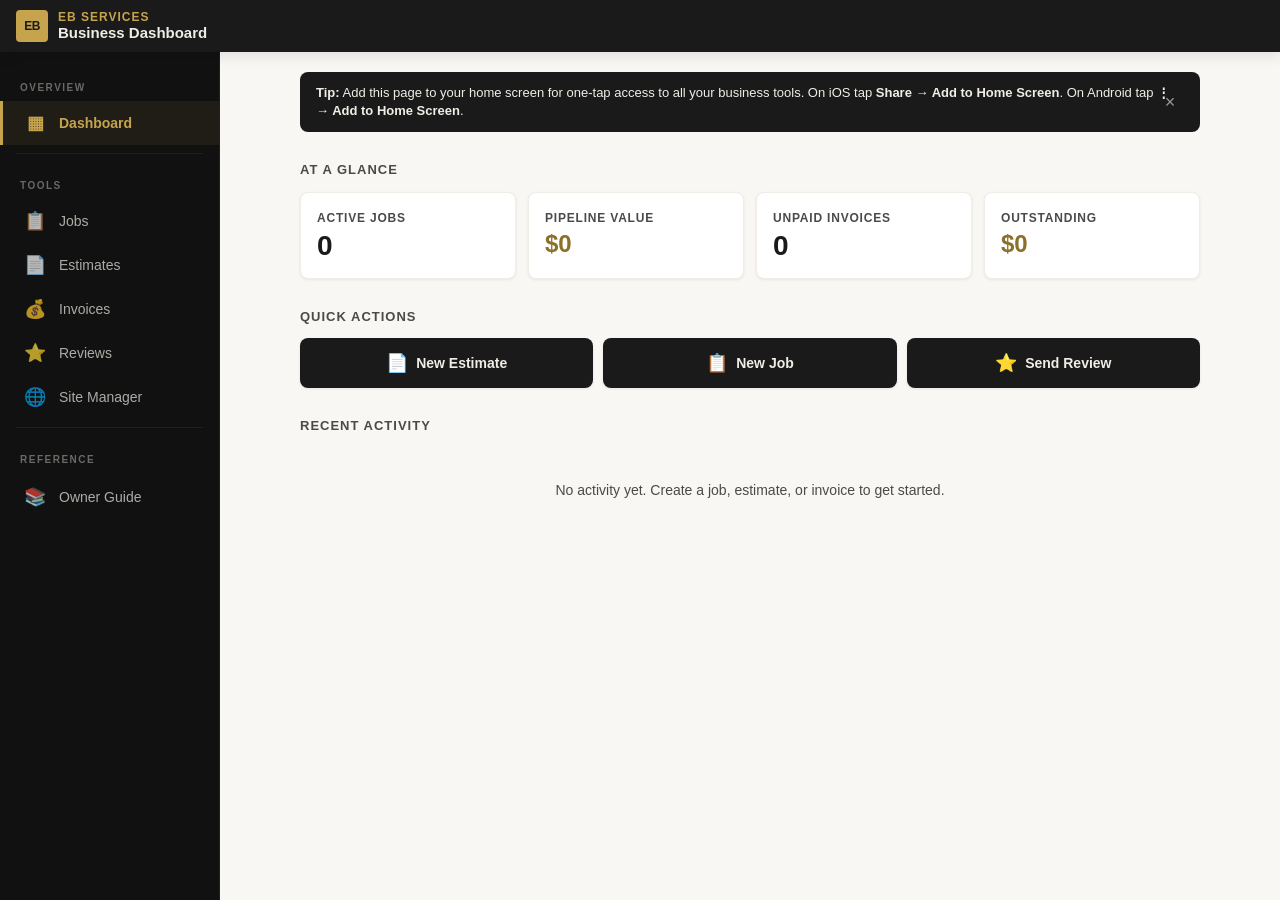
<file: dashboard.html>
<!DOCTYPE html>
<html lang="en">
<head>
  <meta charset="UTF-8">
  <meta name="viewport" content="width=device-width, initial-scale=1.0, user-scalable=no">
  <meta name="robots" content="noindex, nofollow">
  <meta name="apple-mobile-web-app-capable" content="yes">
  <meta name="apple-mobile-web-app-status-bar-style" content="black-translucent">
  <title>Business Dashboard — EB Services</title>
  <style>
/* ============================================================
   EB Services Business Dashboard
   Mobile-first, iframe-based tool hub
   ============================================================ */

:root {
  --color-primary: #1A1A1A;
  --color-primary-dark: #111111;
  --color-primary-light: #2A2A2A;
  --color-secondary: #2A2A2A;
  --color-accent: #C6A44E;
  --color-accent-hover: #A88A3D;
  --color-accent-light: #D4B65A;
  --color-accent-on-light: #8B7028;
  --color-text: #1A1A1A;
  --color-text-light: #F0EDE6;
  --color-text-muted: #4A4A4A;
  --color-bg: #FFFFFF;
  --color-bg-alt: #F8F7F4;
  --color-border: #E5E0D5;
  --color-border-light: #F0EDE6;
  --color-success: #28A745;
  --color-error: #DC3545;
  --color-warning: #F0AD4E;

  --font-stack: -apple-system, BlinkMacSystemFont, 'Segoe UI', Roboto, 'Helvetica Neue', Arial, sans-serif;
  --shadow-sm: 0 1px 3px rgba(0, 0, 0, 0.08);
  --shadow-md: 0 4px 12px rgba(0, 0, 0, 0.1);
  --shadow-lg: 0 8px 30px rgba(0, 0, 0, 0.12);
  --radius-sm: 4px;
  --radius-md: 8px;
  --radius-lg: 12px;
  --transition-fast: 0.2s ease;

  --header-height: 52px;
  --bottom-nav-height: 64px;
  --sidebar-width: 220px;
}

/* --- Reset --- */
*, *::before, *::after { box-sizing: border-box; margin: 0; padding: 0; }
html { font-size: 16px; -webkit-text-size-adjust: 100%; }
body {
  font-family: var(--font-stack);
  color: var(--color-text);
  background: var(--color-bg-alt);
  line-height: 1.5;
  -webkit-font-smoothing: antialiased;
  min-height: 100vh;
  min-height: 100dvh;
  overflow: hidden;
}

/* ============================================================
   Header
   ============================================================ */
.dash-header {
  background: var(--color-primary);
  color: var(--color-text-light);
  height: var(--header-height);
  padding: 0 16px;
  display: flex;
  align-items: center;
  z-index: 200;
  box-shadow: var(--shadow-md);
  position: relative;
}
.dash-header__brand {
  display: flex;
  align-items: center;
  gap: 10px;
}
.dash-header__logo {
  width: 32px;
  height: 32px;
  background: var(--color-accent);
  color: var(--color-primary);
  border-radius: var(--radius-sm);
  display: flex;
  align-items: center;
  justify-content: center;
  font-weight: 800;
  font-size: 12px;
  letter-spacing: -0.5px;
  flex-shrink: 0;
}
.dash-header__title {
  display: flex;
  flex-direction: column;
  line-height: 1.2;
}
.dash-header__company {
  font-size: 12px;
  color: var(--color-accent);
  text-transform: uppercase;
  letter-spacing: 1px;
  font-weight: 600;
}
.dash-header__page {
  font-size: 15px;
  font-weight: 700;
  color: var(--color-text-light);
}

/* ============================================================
   Layout: Sidebar (desktop) + Content
   ============================================================ */
.dash-layout {
  display: flex;
  height: calc(100vh - var(--header-height));
  height: calc(100dvh - var(--header-height));
}

/* --- Sidebar (desktop only) --- */
.dash-sidebar {
  display: none;
  width: var(--sidebar-width);
  background: var(--color-primary-dark);
  border-right: 1px solid rgba(255,255,255,0.06);
  flex-shrink: 0;
  padding: 12px 0;
  overflow-y: auto;
}
.dash-sidebar__label {
  font-size: 10px;
  text-transform: uppercase;
  letter-spacing: 1.5px;
  color: rgba(240,237,230,0.4);
  padding: 16px 20px 6px;
  font-weight: 700;
}
.dash-sidebar__item {
  display: flex;
  align-items: center;
  gap: 12px;
  padding: 11px 20px;
  color: rgba(240,237,230,0.7);
  font-size: 14px;
  font-weight: 500;
  cursor: pointer;
  border: none;
  background: none;
  width: 100%;
  text-align: left;
  transition: background var(--transition-fast), color var(--transition-fast);
  border-left: 3px solid transparent;
}
.dash-sidebar__item:hover {
  background: rgba(255,255,255,0.04);
  color: var(--color-text-light);
}
.dash-sidebar__item--active {
  background: rgba(198,164,78,0.08);
  color: var(--color-accent);
  border-left-color: var(--color-accent);
  font-weight: 600;
}
.dash-sidebar__icon {
  font-size: 18px;
  width: 24px;
  text-align: center;
  flex-shrink: 0;
}
.dash-sidebar__divider {
  height: 1px;
  background: rgba(255,255,255,0.06);
  margin: 8px 16px;
}

/* --- Main Content Area --- */
.dash-content {
  flex: 1;
  position: relative;
  overflow: hidden;
}

/* --- Dashboard Home --- */
.dash-home {
  display: none;
  height: 100%;
  overflow-y: auto;
  -webkit-overflow-scrolling: touch;
  padding: 20px 16px;
  padding-bottom: calc(var(--bottom-nav-height) + 24px + env(safe-area-inset-bottom, 0px));
}
.dash-home--active {
  display: block;
}

.dash-home__section-title {
  font-size: 13px;
  text-transform: uppercase;
  letter-spacing: 1px;
  color: var(--color-text-muted);
  font-weight: 700;
  margin-bottom: 12px;
}
.dash-home__section-title:not(:first-child) {
  margin-top: 28px;
}

/* Stats Grid */
.stats-grid {
  display: grid;
  grid-template-columns: 1fr 1fr;
  gap: 12px;
}
.stat-card {
  background: var(--color-bg);
  border: 1px solid var(--color-border-light);
  border-radius: var(--radius-md);
  padding: 16px;
  box-shadow: var(--shadow-sm);
}
.stat-card__label {
  font-size: 12px;
  text-transform: uppercase;
  letter-spacing: 0.8px;
  color: var(--color-text-muted);
  font-weight: 600;
  margin-bottom: 4px;
}
.stat-card__value {
  font-size: 28px;
  font-weight: 800;
  color: var(--color-primary);
  line-height: 1.1;
}
.stat-card__value--money {
  color: var(--color-accent-on-light);
  font-size: 24px;
}

/* Quick Actions */
.quick-actions {
  display: flex;
  gap: 10px;
  flex-wrap: wrap;
}
.quick-action-btn {
  flex: 1;
  min-width: 120px;
  display: flex;
  align-items: center;
  justify-content: center;
  gap: 8px;
  padding: 14px 16px;
  background: var(--color-primary);
  color: var(--color-text-light);
  border: none;
  border-radius: var(--radius-md);
  font-family: var(--font-stack);
  font-size: 14px;
  font-weight: 600;
  cursor: pointer;
  transition: background var(--transition-fast);
  box-shadow: var(--shadow-sm);
}
.quick-action-btn:hover {
  background: var(--color-primary-light);
}
.quick-action-btn:active {
  transform: scale(0.97);
}
.quick-action-btn__icon {
  font-size: 18px;
}

/* Recent Activity */
.activity-list {
  list-style: none;
}
.activity-item {
  display: flex;
  align-items: center;
  gap: 12px;
  padding: 12px 0;
  border-bottom: 1px solid var(--color-border-light);
}
.activity-item:last-child {
  border-bottom: none;
}
.activity-item__icon {
  width: 36px;
  height: 36px;
  border-radius: 50%;
  display: flex;
  align-items: center;
  justify-content: center;
  font-size: 16px;
  flex-shrink: 0;
}
.activity-item__icon--job {
  background: #E3F2FD;
  color: #1565C0;
}
.activity-item__icon--estimate {
  background: #FFF8E1;
  color: #F57F17;
}
.activity-item__icon--invoice {
  background: #E8F5E9;
  color: #2E7D32;
}
.activity-item__icon--review {
  background: #F3E5F5;
  color: #7B1FA2;
}
.activity-item__body {
  flex: 1;
  min-width: 0;
}
.activity-item__name {
  font-size: 14px;
  font-weight: 600;
  color: var(--color-primary);
  white-space: nowrap;
  overflow: hidden;
  text-overflow: ellipsis;
}
.activity-item__meta {
  font-size: 12px;
  color: var(--color-text-muted);
}
.activity-item__badge {
  font-size: 11px;
  font-weight: 600;
  padding: 3px 8px;
  border-radius: 12px;
  white-space: nowrap;
  flex-shrink: 0;
}
.activity-item__badge--lead { background: #E3F2FD; color: #1565C0; }
.activity-item__badge--quoted { background: #FFF8E1; color: #F57F17; }
.activity-item__badge--scheduled { background: #E8F5E9; color: #2E7D32; }
.activity-item__badge--in-progress { background: #E1F5FE; color: #0277BD; }
.activity-item__badge--completed { background: #E0E0E0; color: #424242; }
.activity-item__badge--cancelled { background: #FFEBEE; color: #C62828; }
.activity-item__badge--draft { background: #E9ECEF; color: #6C757D; }
.activity-item__badge--sent { background: #D4EDFC; color: #1A6FB5; }
.activity-item__badge--partial { background: #FFF3CD; color: #856404; }
.activity-item__badge--paid { background: #D4EDDA; color: #155724; }
.activity-item__badge--overdue { background: #F8D7DA; color: #721C24; }

.activity-empty {
  text-align: center;
  padding: 32px 16px;
  color: var(--color-text-muted);
  font-size: 14px;
}

/* --- Tool iframe --- */
.tool-frame {
  display: none;
  width: 100%;
  border: none;
  background: var(--color-bg-alt);
}
.tool-frame--active {
  display: block;
}

/* ============================================================
   Bottom Navigation (mobile only)
   ============================================================ */
.bottom-nav {
  display: flex;
  position: fixed;
  bottom: 0;
  left: 0;
  right: 0;
  height: calc(var(--bottom-nav-height) + env(safe-area-inset-bottom, 0px));
  padding-bottom: env(safe-area-inset-bottom, 0px);
  background: var(--color-primary);
  border-top: 1px solid rgba(255,255,255,0.08);
  z-index: 300;
  box-shadow: 0 -2px 10px rgba(0,0,0,0.15);
}
.bottom-nav__item {
  flex: 1;
  display: flex;
  flex-direction: column;
  align-items: center;
  justify-content: center;
  gap: 3px;
  background: none;
  border: none;
  color: rgba(240,237,230,0.5);
  font-family: var(--font-stack);
  font-size: 10px;
  font-weight: 600;
  cursor: pointer;
  transition: color var(--transition-fast);
  padding: 6px 0;
  position: relative;
}
.bottom-nav__item:hover {
  color: rgba(240,237,230,0.8);
}
.bottom-nav__item--active {
  color: var(--color-accent);
}
.bottom-nav__item--active::before {
  content: '';
  position: absolute;
  top: 0;
  left: 25%;
  right: 25%;
  height: 2px;
  background: var(--color-accent);
  border-radius: 0 0 2px 2px;
}
.bottom-nav__icon {
  font-size: 22px;
  line-height: 1;
}
.bottom-nav__label {
  letter-spacing: 0.3px;
}

/* ============================================================
   "More" Sheet (mobile)
   ============================================================ */
.more-overlay {
  position: fixed;
  inset: 0;
  background: rgba(0,0,0,0.5);
  z-index: 400;
  opacity: 0;
  pointer-events: none;
  transition: opacity 0.25s ease;
}
.more-overlay--visible {
  opacity: 1;
  pointer-events: auto;
}
.more-sheet {
  position: fixed;
  bottom: 0;
  left: 0;
  right: 0;
  background: var(--color-bg);
  border-radius: var(--radius-lg) var(--radius-lg) 0 0;
  z-index: 410;
  transform: translateY(100%);
  transition: transform 0.3s cubic-bezier(0.4, 0, 0.2, 1);
  padding-bottom: env(safe-area-inset-bottom, 0px);
  box-shadow: 0 -8px 30px rgba(0,0,0,0.2);
}
.more-sheet--visible {
  transform: translateY(0);
}
.more-sheet__handle {
  width: 36px;
  height: 4px;
  background: var(--color-border);
  border-radius: 2px;
  margin: 10px auto 4px;
}
.more-sheet__title {
  font-size: 14px;
  font-weight: 700;
  color: var(--color-text-muted);
  text-transform: uppercase;
  letter-spacing: 1px;
  padding: 8px 20px 12px;
}
.more-sheet__item {
  display: flex;
  align-items: center;
  gap: 14px;
  padding: 16px 20px;
  font-size: 16px;
  font-weight: 500;
  color: var(--color-text);
  border: none;
  background: none;
  width: 100%;
  text-align: left;
  cursor: pointer;
  font-family: var(--font-stack);
  transition: background var(--transition-fast);
}
.more-sheet__item:hover {
  background: var(--color-bg-alt);
}
.more-sheet__item:active {
  background: var(--color-border-light);
}
.more-sheet__item-icon {
  font-size: 22px;
  width: 28px;
  text-align: center;
}
.more-sheet__item--external::after {
  content: '\2197';
  margin-left: auto;
  font-size: 14px;
  color: var(--color-text-muted);
}
.more-sheet__cancel {
  display: block;
  width: calc(100% - 32px);
  margin: 8px 16px 16px;
  padding: 14px;
  background: var(--color-bg-alt);
  border: none;
  border-radius: var(--radius-md);
  font-family: var(--font-stack);
  font-size: 16px;
  font-weight: 600;
  color: var(--color-text);
  cursor: pointer;
  text-align: center;
}
.more-sheet__cancel:active {
  background: var(--color-border-light);
}

/* ============================================================
   Add to Home Screen Hint
   ============================================================ */
.homescreen-hint {
  display: none;
  background: var(--color-primary);
  color: var(--color-text-light);
  padding: 12px 16px;
  border-radius: var(--radius-md);
  font-size: 13px;
  line-height: 1.4;
  margin-bottom: 16px;
  position: relative;
}
.homescreen-hint--visible {
  display: block;
}
.homescreen-hint__close {
  position: absolute;
  top: 8px;
  right: 8px;
  background: none;
  border: none;
  color: rgba(240,237,230,0.6);
  font-size: 18px;
  cursor: pointer;
  padding: 4px;
  line-height: 1;
  min-width: 44px;
  min-height: 44px;
  display: flex;
  align-items: center;
  justify-content: center;
}
.homescreen-hint__close:hover {
  color: var(--color-text-light);
}

/* ============================================================
   Desktop (>= 768px)
   ============================================================ */
@media (min-width: 768px) {
  .dash-sidebar {
    display: block;
  }
  .bottom-nav {
    display: none;
  }
  .more-overlay, .more-sheet {
    display: none !important;
  }
  .dash-home {
    padding-bottom: 24px;
  }
  .stats-grid {
    grid-template-columns: repeat(4, 1fr);
  }
  .dash-home__inner {
    max-width: 900px;
    margin: 0 auto;
  }
}

/* ============================================================
   Utility
   ============================================================ */
.sr-only {
  position: absolute;
  width: 1px;
  height: 1px;
  padding: 0;
  margin: -1px;
  overflow: hidden;
  clip: rect(0,0,0,0);
  border: 0;
}
  </style>
</head>
<body>

  <!-- ====== Header ====== -->
  <header class="dash-header">
    <div class="dash-header__brand">
      <div class="dash-header__logo">EB</div>
      <div class="dash-header__title">
        <span class="dash-header__company">EB Services</span>
        <span class="dash-header__page">Business Dashboard</span>
      </div>
    </div>
  </header>

  <!-- ====== Layout ====== -->
  <div class="dash-layout">

    <!-- ====== Sidebar (desktop) ====== -->
    <nav class="dash-sidebar" aria-label="Dashboard navigation">
      <div class="dash-sidebar__label">Overview</div>
      <button class="dash-sidebar__item dash-sidebar__item--active" data-tab="home">
        <span class="dash-sidebar__icon">&#9638;</span>
        Dashboard
      </button>
      <div class="dash-sidebar__divider"></div>
      <div class="dash-sidebar__label">Tools</div>
      <button class="dash-sidebar__item" data-tab="jobs">
        <span class="dash-sidebar__icon">&#128203;</span>
        Jobs
      </button>
      <button class="dash-sidebar__item" data-tab="estimates">
        <span class="dash-sidebar__icon">&#128196;</span>
        Estimates
      </button>
      <button class="dash-sidebar__item" data-tab="invoices">
        <span class="dash-sidebar__icon">&#128176;</span>
        Invoices
      </button>
      <button class="dash-sidebar__item" data-tab="reviews">
        <span class="dash-sidebar__icon">&#11088;</span>
        Reviews
      </button>
      <button class="dash-sidebar__item" data-tab="site-manager">
        <span class="dash-sidebar__icon">&#127760;</span>
        Site Manager
      </button>
      <div class="dash-sidebar__divider"></div>
      <div class="dash-sidebar__label">Reference</div>
      <a class="dash-sidebar__item" href="owner-guide.md" target="_blank" rel="noopener" style="text-decoration:none;">
        <span class="dash-sidebar__icon">&#128218;</span>
        Owner Guide
      </a>
    </nav>

    <!-- ====== Main Content ====== -->
    <main class="dash-content" id="dash-content">

      <!-- Dashboard Home -->
      <div class="dash-home dash-home--active" id="dash-home">
        <div class="dash-home__inner">

          <!-- Add to Home Screen hint -->
          <div class="homescreen-hint" id="homescreen-hint">
            <button class="homescreen-hint__close" id="homescreen-hint-close" aria-label="Dismiss">&times;</button>
            <strong>Tip:</strong> Add this page to your home screen for one-tap access to all your business tools.
            On iOS tap <strong>Share &#8594; Add to Home Screen</strong>.
            On Android tap <strong>&#8942; &#8594; Add to Home Screen</strong>.
          </div>

          <!-- Quick Stats -->
          <div class="dash-home__section-title">At a Glance</div>
          <div class="stats-grid">
            <div class="stat-card">
              <div class="stat-card__label">Active Jobs</div>
              <div class="stat-card__value" id="stat-active-jobs">0</div>
            </div>
            <div class="stat-card">
              <div class="stat-card__label">Pipeline Value</div>
              <div class="stat-card__value stat-card__value--money" id="stat-pipeline">$0</div>
            </div>
            <div class="stat-card">
              <div class="stat-card__label">Unpaid Invoices</div>
              <div class="stat-card__value" id="stat-unpaid-invoices">0</div>
            </div>
            <div class="stat-card">
              <div class="stat-card__label">Outstanding</div>
              <div class="stat-card__value stat-card__value--money" id="stat-outstanding">$0</div>
            </div>
          </div>

          <!-- Quick Actions -->
          <div class="dash-home__section-title">Quick Actions</div>
          <div class="quick-actions">
            <button class="quick-action-btn" data-action="estimates">
              <span class="quick-action-btn__icon">&#128196;</span>
              New Estimate
            </button>
            <button class="quick-action-btn" data-action="jobs">
              <span class="quick-action-btn__icon">&#128203;</span>
              New Job
            </button>
            <button class="quick-action-btn" data-action="reviews">
              <span class="quick-action-btn__icon">&#11088;</span>
              Send Review
            </button>
          </div>

          <!-- Recent Activity -->
          <div class="dash-home__section-title">Recent Activity</div>
          <ul class="activity-list" id="activity-list">
            <li class="activity-empty">No activity yet. Create a job, estimate, or invoice to get started.</li>
          </ul>

        </div>
      </div>

      <!-- Tool iframes (created dynamically) -->
    </main>
  </div>

  <!-- ====== Bottom Navigation (mobile) ====== -->
  <nav class="bottom-nav" id="bottom-nav" aria-label="Main navigation">
    <button class="bottom-nav__item bottom-nav__item--active" data-tab="home">
      <span class="bottom-nav__icon">&#9638;</span>
      <span class="bottom-nav__label">Dashboard</span>
    </button>
    <button class="bottom-nav__item" data-tab="jobs">
      <span class="bottom-nav__icon">&#128203;</span>
      <span class="bottom-nav__label">Jobs</span>
    </button>
    <button class="bottom-nav__item" data-tab="estimates">
      <span class="bottom-nav__icon">&#128196;</span>
      <span class="bottom-nav__label">Estimates</span>
    </button>
    <button class="bottom-nav__item" data-tab="invoices">
      <span class="bottom-nav__icon">&#128176;</span>
      <span class="bottom-nav__label">Invoices</span>
    </button>
    <button class="bottom-nav__item" data-tab="more">
      <span class="bottom-nav__icon">&#8943;</span>
      <span class="bottom-nav__label">More</span>
    </button>
  </nav>

  <!-- ====== More Sheet (mobile) ====== -->
  <div class="more-overlay" id="more-overlay"></div>
  <div class="more-sheet" id="more-sheet">
    <div class="more-sheet__handle"></div>
    <div class="more-sheet__title">More Tools</div>
    <button class="more-sheet__item" data-tab="site-manager">
      <span class="more-sheet__item-icon">&#127760;</span>
      Site Manager
    </button>
    <button class="more-sheet__item" data-tab="reviews">
      <span class="more-sheet__item-icon">&#11088;</span>
      Reviews
    </button>
    <a class="more-sheet__item more-sheet__item--external" href="owner-guide.md" target="_blank" rel="noopener" style="text-decoration:none;">
      <span class="more-sheet__item-icon">&#128218;</span>
      Owner Guide
    </a>
    <button class="more-sheet__cancel" id="more-cancel">Cancel</button>
  </div>


  <script>
/* ============================================================
   EB Services Business Dashboard — Controller
   ============================================================ */
(function() {
  'use strict';

  // ---- Tool definitions ----
  const TOOLS = {
    jobs:           { src: 'jobs.html',         label: 'Jobs' },
    estimates:      { src: 'estimate.html',     label: 'Estimates' },
    invoices:       { src: 'invoice.html',      label: 'Invoices' },
    reviews:        { src: 'reviews.html',      label: 'Reviews' },
    'site-manager': { src: 'site-manager.html', label: 'Site Manager' }
  };

  const ACTIVE_JOB_STATUSES = ['lead', 'quoted', 'scheduled', 'in-progress'];
  const UNPAID_INVOICE_STATUSES = ['sent', 'partial', 'overdue'];

  // ---- State ----
  let currentTab = 'home';
  const loadedFrames = {};   // tab -> iframe element

  // ---- Helpers ----
  const $ = (sel) => document.querySelector(sel);
  const $$ = (sel) => document.querySelectorAll(sel);

  function fmt(n) {
    const num = parseFloat(n) || 0;
    return new Intl.NumberFormat('en-US', { style: 'currency', currency: 'USD', minimumFractionDigits: 0, maximumFractionDigits: 0 }).format(num);
  }

  function fmtFull(n) {
    const num = parseFloat(n) || 0;
    return new Intl.NumberFormat('en-US', { style: 'currency', currency: 'USD' }).format(num);
  }

  function escHtml(str) {
    if (!str) return '';
    const div = document.createElement('div');
    div.textContent = str;
    return div.innerHTML;
  }

  function relativeDate(isoStr) {
    if (!isoStr) return '';
    const d = new Date(isoStr);
    const now = new Date();
    const diffMs = now - d;
    const diffMin = Math.floor(diffMs / 60000);
    if (diffMin < 1) return 'Just now';
    if (diffMin < 60) return diffMin + 'm ago';
    const diffH = Math.floor(diffMin / 60);
    if (diffH < 24) return diffH + 'h ago';
    const diffD = Math.floor(diffH / 24);
    if (diffD < 7) return diffD + 'd ago';
    const months = ['Jan','Feb','Mar','Apr','May','Jun','Jul','Aug','Sep','Oct','Nov','Dec'];
    return months[d.getMonth()] + ' ' + d.getDate();
  }

  function formatShortDate(dateStr) {
    if (!dateStr) return '';
    // Handle both ISO and YYYY-MM-DD
    const d = new Date(dateStr);
    if (isNaN(d.getTime())) return dateStr;
    const months = ['Jan','Feb','Mar','Apr','May','Jun','Jul','Aug','Sep','Oct','Nov','Dec'];
    return months[d.getMonth()] + ' ' + d.getDate();
  }

  // ---- LocalStorage readers ----
  function getJobs() {
    try { return JSON.parse(localStorage.getItem('eb_jobs')) || []; }
    catch { return []; }
  }
  function getEstimates() {
    try { return JSON.parse(localStorage.getItem('eb_estimates')) || []; }
    catch { return []; }
  }
  function getInvoices() {
    try { return JSON.parse(localStorage.getItem('eb_invoices')) || []; }
    catch { return []; }
  }
  function getReviewRequests() {
    try { return JSON.parse(localStorage.getItem('eb_review_requests')) || []; }
    catch { return []; }
  }

  // ---- Compute invoice balance ----
  function invoiceBalance(inv) {
    const items = inv.items || [];
    const subtotal = items.reduce((s, i) => s + ((i.quantity || 0) * (i.unitPrice || 0)), 0);
    const tax = inv.taxEnabled ? subtotal * ((inv.taxRate || 0) / 100) : 0;
    const grandTotal = subtotal + tax;
    const totalPaid = (inv.payments || []).reduce((s, p) => s + (parseFloat(p.amount) || 0), 0);
    return grandTotal - totalPaid;
  }

  // ---- Compute job value ----
  function getJobValue(job) {
    if (job.value && job.value > 0) return job.value;
    if (job.linkedEstimate) {
      const est = getEstimates().find(e => e.id === job.linkedEstimate);
      if (est && est.items) {
        const subtotal = est.items.reduce((s, i) => s + ((i.quantity || 0) * (i.unitPrice || 0)), 0);
        const tax = est.taxEnabled ? subtotal * ((est.taxRate || 0) / 100) : 0;
        return subtotal + tax;
      }
    }
    if (job.linkedInvoice) {
      const inv = getInvoices().find(i => i.id === job.linkedInvoice);
      if (inv && inv.items) {
        const subtotal = inv.items.reduce((s, i) => s + ((i.quantity || 0) * (i.unitPrice || 0)), 0);
        const tax = inv.taxEnabled ? subtotal * ((inv.taxRate || 0) / 100) : 0;
        return subtotal + tax;
      }
    }
    return 0;
  }

  // ---- Refresh Dashboard Stats ----
  function refreshStats() {
    const jobs = getJobs();
    const invoices = getInvoices();

    // Active jobs
    const activeJobs = jobs.filter(j => ACTIVE_JOB_STATUSES.includes(j.status));
    $('#stat-active-jobs').textContent = activeJobs.length;

    // Pipeline value
    let pipelineValue = 0;
    activeJobs.forEach(j => { pipelineValue += getJobValue(j); });
    $('#stat-pipeline').textContent = fmt(pipelineValue);

    // Unpaid invoices
    const unpaidInvoices = invoices.filter(i => UNPAID_INVOICE_STATUSES.includes(i.status));
    $('#stat-unpaid-invoices').textContent = unpaidInvoices.length;

    // Outstanding balance
    let outstanding = 0;
    unpaidInvoices.forEach(inv => {
      const bal = invoiceBalance(inv);
      if (bal > 0) outstanding += bal;
    });
    $('#stat-outstanding').textContent = fmt(outstanding);

    // Recent activity
    refreshActivity(jobs, invoices);
  }

  // ---- Recent Activity ----
  function refreshActivity(jobs, invoices) {
    const estimates = getEstimates();
    const reviews = getReviewRequests();

    // Combine all items with a common shape
    const items = [];

    jobs.forEach(j => {
      items.push({
        type: 'job',
        name: (j.client && j.client.name) || 'Unnamed Job',
        id: j.id,
        status: j.status || 'lead',
        date: j.updated || j.created || '',
        icon: '&#128203;',
        iconClass: 'activity-item__icon--job'
      });
    });

    estimates.forEach(e => {
      items.push({
        type: 'estimate',
        name: (e.client && e.client.name) || 'Unnamed Estimate',
        id: e.id,
        status: e.status || 'draft',
        date: e.updated || e.created || '',
        icon: '&#128196;',
        iconClass: 'activity-item__icon--estimate'
      });
    });

    invoices.forEach(inv => {
      items.push({
        type: 'invoice',
        name: (inv.client && inv.client.name) || 'Unnamed Invoice',
        id: inv.id,
        status: inv.status || 'draft',
        date: inv.updated || inv.created || '',
        icon: '&#128176;',
        iconClass: 'activity-item__icon--invoice'
      });
    });

    reviews.forEach(r => {
      items.push({
        type: 'review',
        name: r.clientName || r.name || 'Review Request',
        id: r.id || '',
        status: r.status || 'sent',
        date: r.created || r.date || '',
        icon: '&#11088;',
        iconClass: 'activity-item__icon--review'
      });
    });

    // Sort by date descending
    items.sort((a, b) => {
      const da = a.date || '';
      const db = b.date || '';
      return db.localeCompare(da);
    });

    // Take top 5
    const recent = items.slice(0, 5);
    const listEl = $('#activity-list');

    if (recent.length === 0) {
      listEl.innerHTML = '<li class="activity-empty">No activity yet. Create a job, estimate, or invoice to get started.</li>';
      return;
    }

    listEl.innerHTML = recent.map(item => {
      const typeLabel = item.type.charAt(0).toUpperCase() + item.type.slice(1);
      const statusLabel = (item.status || '').replace(/-/g, ' ').replace(/\b\w/g, c => c.toUpperCase());
      return `
        <li class="activity-item">
          <div class="activity-item__icon ${item.iconClass}">${item.icon}</div>
          <div class="activity-item__body">
            <div class="activity-item__name">${escHtml(item.name)}</div>
            <div class="activity-item__meta">${typeLabel} &middot; ${item.id ? escHtml(item.id) + ' &middot; ' : ''}${relativeDate(item.date)}</div>
          </div>
          <span class="activity-item__badge activity-item__badge--${item.status}">${statusLabel}</span>
        </li>`;
    }).join('');
  }

  // ---- Tab Switching ----
  function switchTab(tab) {
    if (tab === 'more') {
      openMoreSheet();
      return;
    }

    const prevTab = currentTab;
    currentTab = tab;

    // Update URL hash
    if (tab === 'home') {
      history.replaceState(null, '', window.location.pathname);
    } else {
      history.replaceState(null, '', '#' + tab);
    }

    // Update nav highlights
    $$('.bottom-nav__item').forEach(btn => {
      const isMore = btn.dataset.tab === 'more';
      const isActive = btn.dataset.tab === tab ||
        (isMore && ['site-manager', 'reviews'].includes(tab) && window.innerWidth < 768);
      // For the "More" button, highlight it if a More-sheet tool is active
      if (isMore) {
        btn.classList.toggle('bottom-nav__item--active',
          ['site-manager'].includes(tab));
      } else {
        btn.classList.toggle('bottom-nav__item--active', btn.dataset.tab === tab);
      }
    });

    $$('.dash-sidebar__item').forEach(btn => {
      if (btn.dataset.tab) {
        btn.classList.toggle('dash-sidebar__item--active', btn.dataset.tab === tab);
      }
    });

    // Show/hide content
    const dashHome = $('#dash-home');
    if (tab === 'home') {
      dashHome.classList.add('dash-home--active');
      // Hide all frames
      Object.values(loadedFrames).forEach(f => f.classList.remove('tool-frame--active'));
      refreshStats();
    } else if (TOOLS[tab]) {
      dashHome.classList.remove('dash-home--active');
      // Hide all frames first
      Object.values(loadedFrames).forEach(f => f.classList.remove('tool-frame--active'));
      // Show or create the iframe
      showToolFrame(tab);
    }

    // Close more sheet if open
    closeMoreSheet();
  }

  function showToolFrame(tab) {
    const tool = TOOLS[tab];
    if (!tool) return;

    const content = $('#dash-content');

    if (!loadedFrames[tab]) {
      const iframe = document.createElement('iframe');
      iframe.className = 'tool-frame';
      iframe.src = tool.src;
      iframe.title = tool.label;
      iframe.setAttribute('loading', 'lazy');
      content.appendChild(iframe);
      loadedFrames[tab] = iframe;
    }

    // Calculate height
    updateFrameHeight(loadedFrames[tab]);
    loadedFrames[tab].classList.add('tool-frame--active');
  }

  function updateFrameHeight(iframe) {
    const isMobile = window.innerWidth < 768;
    const headerH = parseFloat(getComputedStyle(document.documentElement).getPropertyValue('--header-height'));
    if (isMobile) {
      // Account for bottom nav + safe area
      const navH = parseFloat(getComputedStyle(document.documentElement).getPropertyValue('--bottom-nav-height'));
      iframe.style.height = `calc(100dvh - ${headerH}px - ${navH}px - env(safe-area-inset-bottom, 0px))`;
    } else {
      iframe.style.height = `calc(100dvh - ${headerH}px)`;
    }
  }

  // ---- More Sheet ----
  function openMoreSheet() {
    $('#more-overlay').classList.add('more-overlay--visible');
    // Small delay for animation
    requestAnimationFrame(() => {
      requestAnimationFrame(() => {
        $('#more-sheet').classList.add('more-sheet--visible');
      });
    });
  }

  function closeMoreSheet() {
    $('#more-sheet').classList.remove('more-sheet--visible');
    $('#more-overlay').classList.remove('more-overlay--visible');
  }

  // ---- Homescreen Hint ----
  function setupHomescreenHint() {
    if (localStorage.getItem('eb_dashboard_hint_dismissed')) return;
    // Only show on mobile devices
    const isStandalone = window.matchMedia('(display-mode: standalone)').matches ||
                         window.navigator.standalone === true;
    if (isStandalone) return;

    const hint = $('#homescreen-hint');
    hint.classList.add('homescreen-hint--visible');

    $('#homescreen-hint-close').addEventListener('click', () => {
      hint.classList.remove('homescreen-hint--visible');
      localStorage.setItem('eb_dashboard_hint_dismissed', '1');
    });
  }

  // ---- Event Listeners ----
  function init() {
    // Bottom nav (mobile)
    $$('.bottom-nav__item').forEach(btn => {
      btn.addEventListener('click', () => switchTab(btn.dataset.tab));
    });

    // Sidebar (desktop)
    $$('.dash-sidebar__item[data-tab]').forEach(btn => {
      btn.addEventListener('click', () => switchTab(btn.dataset.tab));
    });

    // More sheet items
    $$('.more-sheet__item[data-tab]').forEach(btn => {
      btn.addEventListener('click', () => switchTab(btn.dataset.tab));
    });

    // More overlay click to close
    $('#more-overlay').addEventListener('click', closeMoreSheet);
    $('#more-cancel').addEventListener('click', closeMoreSheet);

    // Quick action buttons
    $$('.quick-action-btn[data-action]').forEach(btn => {
      btn.addEventListener('click', () => switchTab(btn.dataset.action));
    });

    // Handle resize — update iframe heights
    window.addEventListener('resize', () => {
      Object.values(loadedFrames).forEach(updateFrameHeight);
    });

    // Handle hash routing on load
    const hash = window.location.hash.replace('#', '');
    if (hash && (TOOLS[hash] || hash === 'home')) {
      switchTab(hash);
    } else {
      refreshStats();
    }

    // Refresh stats when returning to dashboard (e.g., from iframe tool)
    // Listen for visibility and focus changes
    document.addEventListener('visibilitychange', () => {
      if (!document.hidden && currentTab === 'home') {
        refreshStats();
      }
    });

    window.addEventListener('focus', () => {
      if (currentTab === 'home') refreshStats();
    });

    // Also refresh stats periodically when on home tab (in case user
    // switches back from an iframe tool that modified localStorage)
    setInterval(() => {
      if (currentTab === 'home') refreshStats();
    }, 3000);

    // Homescreen hint
    setupHomescreenHint();
  }

  // ---- Boot ----
  if (document.readyState === 'loading') {
    document.addEventListener('DOMContentLoaded', init);
  } else {
    init();
  }

})();
  </script>
</body>
</html>
</file>
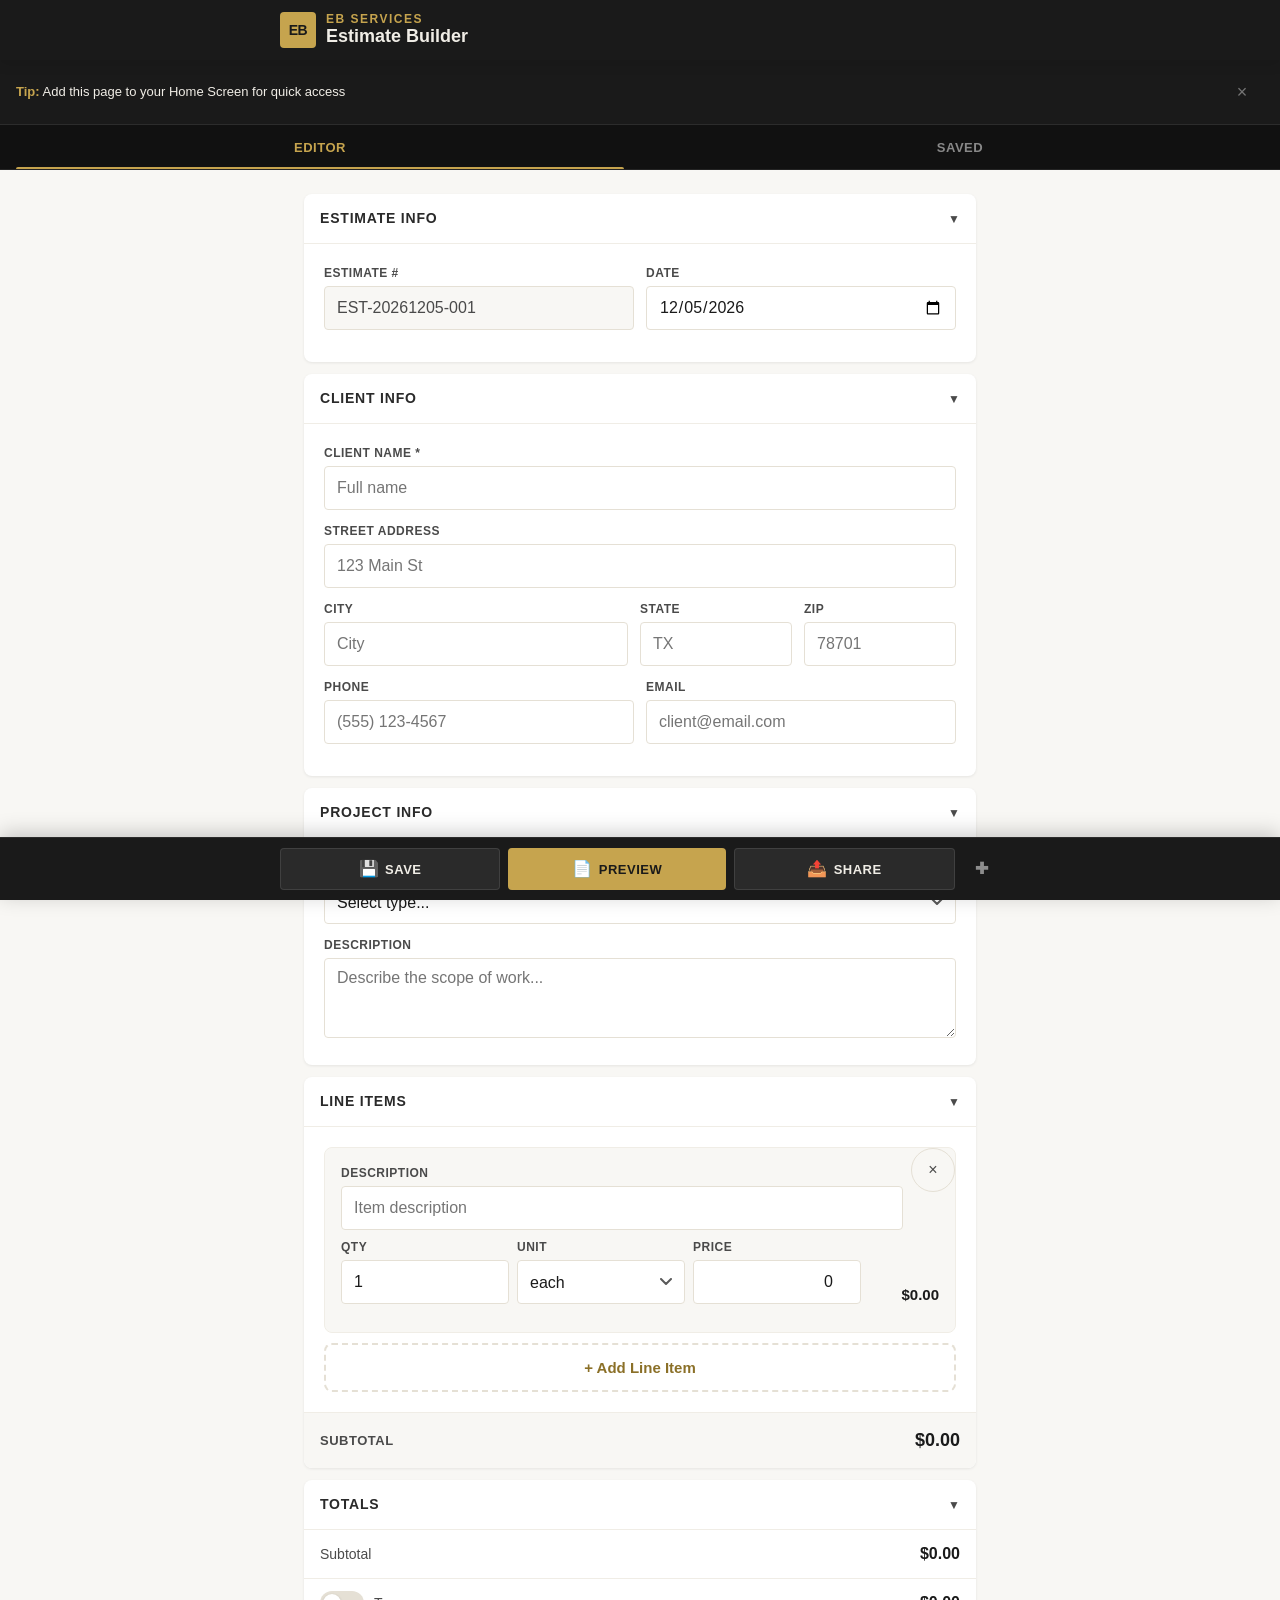
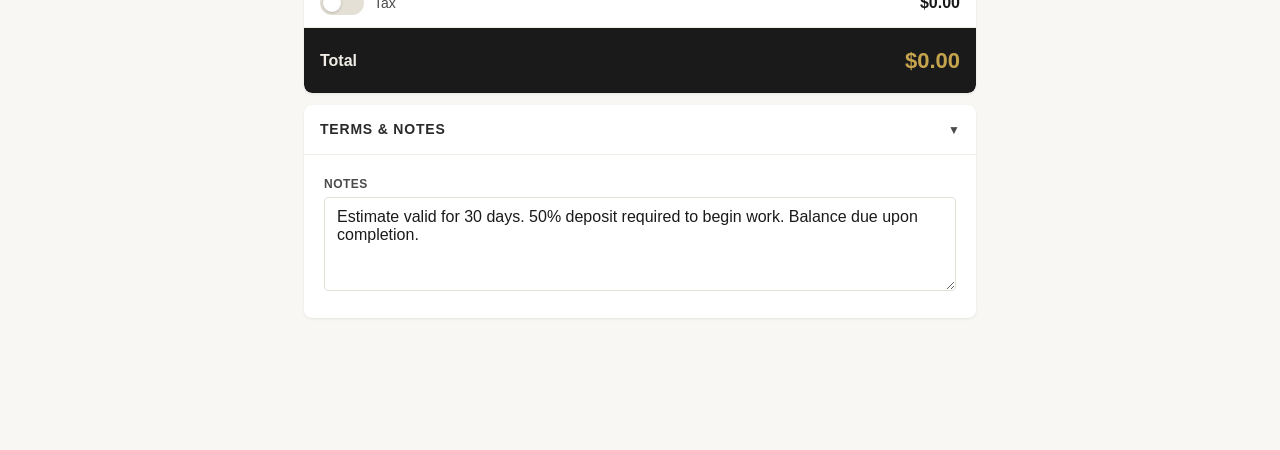
<file: estimate.html>
<!DOCTYPE html>
<html lang="en">
<head>
  <meta charset="UTF-8">
  <meta name="viewport" content="width=device-width, initial-scale=1.0, user-scalable=no">
  <meta name="robots" content="noindex, nofollow">
  <title>Estimate Builder — EB Services</title>
  <style>
/* ============================================================
   EB Services Estimate Builder
   Mobile-first, self-contained, offline-capable
   ============================================================ */

:root {
  --color-primary: #1A1A1A;
  --color-primary-dark: #111111;
  --color-primary-light: #2A2A2A;
  --color-secondary: #2A2A2A;
  --color-accent: #C6A44E;
  --color-accent-hover: #A88A3D;
  --color-accent-light: #D4B65A;
  --color-accent-on-light: #8B7028;
  --color-text: #1A1A1A;
  --color-text-light: #F0EDE6;
  --color-text-muted: #4A4A4A;
  --color-bg: #FFFFFF;
  --color-bg-alt: #F8F7F4;
  --color-border: #E5E0D5;
  --color-border-light: #F0EDE6;
  --color-success: #28A745;
  --color-error: #DC3545;
  --color-warning: #F0AD4E;

  --font-stack: -apple-system, BlinkMacSystemFont, 'Segoe UI', Roboto, 'Helvetica Neue', Arial, sans-serif;
  --shadow-sm: 0 1px 3px rgba(0, 0, 0, 0.08);
  --shadow-md: 0 4px 12px rgba(0, 0, 0, 0.1);
  --shadow-lg: 0 8px 30px rgba(0, 0, 0, 0.12);
  --radius-sm: 4px;
  --radius-md: 8px;
  --radius-lg: 12px;
  --transition-fast: 0.2s ease;
}

/* --- Reset --- */
*, *::before, *::after { box-sizing: border-box; margin: 0; padding: 0; }
html { font-size: 16px; -webkit-text-size-adjust: 100%; }
body {
  font-family: var(--font-stack);
  color: var(--color-text);
  background: var(--color-bg-alt);
  line-height: 1.5;
  -webkit-font-smoothing: antialiased;
  min-height: 100vh;
  min-height: 100dvh;
}

/* --- App Header --- */
.app-header {
  background: var(--color-primary);
  color: var(--color-text-light);
  padding: 12px 16px;
  position: sticky;
  top: 0;
  z-index: 100;
  box-shadow: var(--shadow-md);
}
.app-header__inner {
  max-width: 720px;
  margin: 0 auto;
  display: flex;
  align-items: center;
  justify-content: space-between;
}
.app-header__brand {
  display: flex;
  align-items: center;
  gap: 10px;
}
.app-header__logo {
  width: 36px;
  height: 36px;
  background: var(--color-accent);
  color: var(--color-primary);
  border-radius: var(--radius-sm);
  display: flex;
  align-items: center;
  justify-content: center;
  font-weight: 800;
  font-size: 14px;
  letter-spacing: -0.5px;
  flex-shrink: 0;
}
.app-header__title {
  display: flex;
  flex-direction: column;
  line-height: 1.2;
}
.app-header__company {
  font-size: 12px;
  color: var(--color-accent);
  text-transform: uppercase;
  letter-spacing: 1.5px;
  font-weight: 600;
}
.app-header__page {
  font-size: 18px;
  font-weight: 700;
  margin: 0;
  padding: 0;
  line-height: inherit;
}
.app-header__actions {
  display: flex;
  gap: 6px;
}
.app-header__btn {
  background: var(--color-primary-light);
  color: var(--color-text-light);
  border: 1px solid rgba(255,255,255,0.1);
  border-radius: var(--radius-sm);
  padding: 8px 12px;
  font-size: 13px;
  font-weight: 500;
  cursor: pointer;
  transition: background var(--transition-fast);
  font-family: inherit;
}
.app-header__btn:hover, .app-header__btn:active {
  background: var(--color-secondary);
}

/* --- View Tabs --- */
.view-tabs {
  background: var(--color-primary-dark);
  display: flex;
  border-bottom: 1px solid rgba(255,255,255,0.08);
}
.view-tabs__tab {
  flex: 1;
  padding: 10px 16px;
  min-height: 44px;
  text-align: center;
  color: rgba(255,255,255,0.5);
  font-size: 13px;
  font-weight: 600;
  letter-spacing: 0.5px;
  text-transform: uppercase;
  cursor: pointer;
  border: none;
  background: none;
  font-family: inherit;
  transition: all var(--transition-fast);
  position: relative;
}
.view-tabs__tab--active {
  color: var(--color-accent);
}
.view-tabs__tab--active::after {
  content: '';
  position: absolute;
  bottom: 0;
  left: 16px;
  right: 16px;
  height: 2px;
  background: var(--color-accent);
  border-radius: 2px 2px 0 0;
}
.view-tabs__tab:hover:not(.view-tabs__tab--active) {
  color: rgba(255,255,255,0.7);
}

/* --- Views --- */
.view { display: none; }
.view--active { display: block; }

/* --- Main Content --- */
.main {
  max-width: 720px;
  margin: 0 auto;
  padding: 16px 16px 120px;
}

/* --- Sections --- */
.section {
  background: var(--color-bg);
  border-radius: var(--radius-md);
  box-shadow: var(--shadow-sm);
  margin-bottom: 12px;
  overflow: hidden;
}
.section__header {
  display: flex;
  align-items: center;
  justify-content: space-between;
  padding: 14px 16px;
  border-bottom: 1px solid var(--color-border-light);
  cursor: pointer;
  user-select: none;
  -webkit-user-select: none;
}
.section__title {
  font-size: 14px;
  font-weight: 700;
  text-transform: uppercase;
  letter-spacing: 0.8px;
  color: var(--color-secondary);
  margin: 0;
  padding: 0;
  line-height: inherit;
}
.section__chevron {
  font-size: 12px;
  color: var(--color-text-muted);
  transition: transform var(--transition-fast);
}
.section--collapsed .section__chevron {
  transform: rotate(-90deg);
}
.section--collapsed .section__body {
  display: none;
}
.section__body {
  padding: 16px;
}

/* --- Estimate Meta --- */
.estimate-meta {
  display: grid;
  grid-template-columns: 1fr 1fr;
  gap: 12px;
}

/* --- Form Fields --- */
.field {
  margin-bottom: 12px;
}
.field:last-child {
  margin-bottom: 0;
}
.field__label {
  display: block;
  font-size: 12px;
  font-weight: 600;
  text-transform: uppercase;
  letter-spacing: 0.5px;
  color: var(--color-text-muted);
  margin-bottom: 4px;
}
.field__input,
.field__select,
.field__textarea {
  width: 100%;
  padding: 10px 12px;
  font-size: 16px; /* Prevents iOS zoom */
  font-family: inherit;
  color: var(--color-text);
  background: var(--color-bg);
  border: 1.5px solid var(--color-border);
  border-radius: var(--radius-sm);
  transition: border-color var(--transition-fast), box-shadow var(--transition-fast);
  -webkit-appearance: none;
  appearance: none;
  min-height: 44px;
}
.field__input:focus,
.field__select:focus,
.field__textarea:focus {
  outline: none;
  border-color: var(--color-accent);
  box-shadow: 0 0 0 3px rgba(198, 164, 78, 0.15);
}
.field__input--error,
.field__select--error,
.field__textarea--error {
  border-color: var(--color-error);
  box-shadow: 0 0 0 3px rgba(220, 53, 69, 0.1);
}
.field__select {
  background-image: url("data:image/svg+xml,%3Csvg xmlns='http://www.w3.org/2000/svg' width='12' height='8' viewBox='0 0 12 8'%3E%3Cpath d='M1 1l5 5 5-5' stroke='%235A5A5A' stroke-width='2' fill='none' stroke-linecap='round' stroke-linejoin='round'/%3E%3C/svg%3E");
  background-repeat: no-repeat;
  background-position: right 12px center;
  padding-right: 36px;
}
.field__textarea {
  resize: vertical;
  min-height: 80px;
}
.field__row {
  display: grid;
  gap: 12px;
}
.field__row--2 { grid-template-columns: 1fr 1fr; }
.field__row--3 { grid-template-columns: 2fr 1fr 1fr; }
.field__row--4 { grid-template-columns: 1fr 1fr 1fr 1fr; }

/* --- Line Items --- */
.line-item {
  background: var(--color-bg-alt);
  border: 1px solid var(--color-border-light);
  border-radius: var(--radius-md);
  padding: 12px;
  margin-bottom: 10px;
  position: relative;
}
.line-item__remove {
  position: absolute;
  top: 0;
  right: 0;
  width: 44px;
  height: 44px;
  border-radius: 50%;
  background: none;
  border: 1.5px solid var(--color-border);
  color: var(--color-text-muted);
  font-size: 16px;
  cursor: pointer;
  display: flex;
  align-items: center;
  justify-content: center;
  transition: all var(--transition-fast);
  font-family: inherit;
  line-height: 1;
  padding: 0;
}
.line-item__remove:hover, .line-item__remove:active {
  background: var(--color-error);
  border-color: var(--color-error);
  color: #fff;
}
.line-item__desc {
  margin-bottom: 8px;
  padding-right: 36px;
}
.line-item__desc .field__input {
  font-weight: 500;
}
.line-item__numbers {
  display: grid;
  grid-template-columns: 1fr 1fr 1fr auto;
  gap: 8px;
  align-items: end;
}
.line-item__total {
  font-size: 15px;
  font-weight: 700;
  color: var(--color-primary);
  padding: 10px 0;
  text-align: right;
  white-space: nowrap;
  min-width: 70px;
}

.add-item-btn {
  width: 100%;
  padding: 14px;
  border: 2px dashed var(--color-border);
  border-radius: var(--radius-md);
  background: none;
  color: var(--color-accent-on-light);
  font-size: 15px;
  font-weight: 600;
  cursor: pointer;
  transition: all var(--transition-fast);
  font-family: inherit;
}
.add-item-btn:hover, .add-item-btn:active {
  border-color: var(--color-accent);
  background: rgba(198, 164, 78, 0.05);
}

/* --- Subtotal Bar --- */
.subtotal-bar {
  display: flex;
  justify-content: space-between;
  align-items: center;
  padding: 14px 16px;
  background: var(--color-bg-alt);
  border-top: 1px solid var(--color-border-light);
  border-radius: 0 0 var(--radius-md) var(--radius-md);
}
.subtotal-bar__label {
  font-size: 13px;
  font-weight: 600;
  text-transform: uppercase;
  letter-spacing: 0.5px;
  color: var(--color-text-muted);
}
.subtotal-bar__amount {
  font-size: 18px;
  font-weight: 700;
  color: var(--color-primary);
}

/* --- Totals --- */
.totals {
  padding: 0;
}
.totals__row {
  display: flex;
  justify-content: space-between;
  align-items: center;
  padding: 12px 16px;
  border-bottom: 1px solid var(--color-border-light);
}
.totals__row:last-child {
  border-bottom: none;
}
.totals__row--grand {
  background: var(--color-primary);
  color: var(--color-text-light);
  padding: 16px;
  border-radius: 0 0 var(--radius-md) var(--radius-md);
}
.totals__label {
  font-size: 14px;
  color: var(--color-text-muted);
  display: flex;
  align-items: center;
  gap: 10px;
}
.totals__row--grand .totals__label {
  font-size: 16px;
  font-weight: 700;
  color: var(--color-text-light);
}
.totals__amount {
  font-size: 16px;
  font-weight: 600;
}
.totals__row--grand .totals__amount {
  font-size: 22px;
  font-weight: 800;
  color: var(--color-accent);
}

/* --- Tax Toggle --- */
.toggle {
  position: relative;
  width: 44px;
  height: 24px;
  flex-shrink: 0;
}
.toggle__input {
  opacity: 0;
  width: 0;
  height: 0;
  position: absolute;
}
.toggle__slider {
  position: absolute;
  cursor: pointer;
  top: 0; left: 0; right: 0; bottom: 0;
  background: var(--color-border);
  border-radius: 24px;
  transition: background var(--transition-fast);
}
.toggle__slider::before {
  content: '';
  position: absolute;
  height: 18px;
  width: 18px;
  left: 3px;
  bottom: 3px;
  background: white;
  border-radius: 50%;
  transition: transform var(--transition-fast);
  box-shadow: 0 1px 3px rgba(0,0,0,0.2);
}
.toggle__input:checked + .toggle__slider {
  background: var(--color-accent);
}
.toggle__input:checked + .toggle__slider::before {
  transform: translateX(20px);
}
.tax-rate-input {
  width: 64px;
  padding: 6px 8px;
  font-size: 16px;
  text-align: center;
  font-family: inherit;
  border: 1.5px solid var(--color-border);
  border-radius: var(--radius-sm);
  color: var(--color-text);
  background: var(--color-bg);
  -webkit-appearance: none;
  appearance: none;
}
.tax-rate-input:focus {
  outline: none;
  border-color: var(--color-accent);
  box-shadow: 0 0 0 3px rgba(198, 164, 78, 0.15);
}
.tax-controls {
  display: flex;
  align-items: center;
  gap: 8px;
}
.tax-rate-wrap {
  display: none;
  align-items: center;
  gap: 4px;
  font-size: 13px;
  color: var(--color-text-muted);
}
.tax-rate-wrap--visible {
  display: flex;
}

/* --- Bottom Action Bar --- */
.action-bar {
  position: fixed;
  bottom: 0;
  left: 0;
  right: 0;
  background: var(--color-primary);
  border-top: 1px solid rgba(255,255,255,0.08);
  padding: 10px 16px;
  padding-bottom: max(10px, env(safe-area-inset-bottom));
  z-index: 100;
  box-shadow: 0 -4px 20px rgba(0,0,0,0.2);
}
.action-bar__inner {
  max-width: 720px;
  margin: 0 auto;
  display: flex;
  gap: 8px;
}
.action-btn {
  flex: 1;
  padding: 12px 8px;
  border-radius: var(--radius-sm);
  font-size: 13px;
  font-weight: 600;
  text-transform: uppercase;
  letter-spacing: 0.5px;
  cursor: pointer;
  transition: all var(--transition-fast);
  border: none;
  font-family: inherit;
  display: flex;
  align-items: center;
  justify-content: center;
  gap: 6px;
}
.action-btn--save {
  background: var(--color-primary-light);
  color: var(--color-text-light);
  border: 1px solid rgba(255,255,255,0.1);
}
.action-btn--save:hover, .action-btn--save:active {
  background: var(--color-secondary);
}
.action-btn--preview {
  background: var(--color-accent);
  color: var(--color-primary);
}
.action-btn--preview:hover, .action-btn--preview:active {
  background: var(--color-accent-hover);
}
.action-btn--share {
  background: var(--color-primary-light);
  color: var(--color-text-light);
  border: 1px solid rgba(255,255,255,0.1);
}
.action-btn--share:hover, .action-btn--share:active {
  background: var(--color-secondary);
}
.action-btn--new {
  background: none;
  color: rgba(255,255,255,0.5);
  flex: 0 0 auto;
  padding: 12px;
}
.action-btn--new:hover, .action-btn--new:active {
  color: var(--color-text-light);
}
.action-btn__icon {
  font-size: 16px;
  line-height: 1;
}

/* --- Saved Estimates List --- */
.saved-list {
  padding: 16px 16px 120px;
  max-width: 720px;
  margin: 0 auto;
}
.saved-empty {
  text-align: center;
  padding: 60px 20px;
  color: var(--color-text-muted);
}
.saved-empty__icon {
  font-size: 48px;
  margin-bottom: 12px;
  opacity: 0.3;
}
.saved-empty__text {
  font-size: 15px;
}
.saved-card {
  background: var(--color-bg);
  border-radius: var(--radius-md);
  box-shadow: var(--shadow-sm);
  margin-bottom: 10px;
  padding: 14px 16px;
  display: flex;
  align-items: center;
  justify-content: space-between;
  cursor: pointer;
  transition: box-shadow var(--transition-fast);
  border: 1px solid transparent;
}
.saved-card:hover, .saved-card:active {
  box-shadow: var(--shadow-md);
  border-color: var(--color-accent);
}
.saved-card__info {
  flex: 1;
  min-width: 0;
}
.saved-card__id {
  font-size: 14px;
  font-weight: 700;
  color: var(--color-primary);
  font-variant-numeric: tabular-nums;
}
.saved-card__client {
  font-size: 13px;
  color: var(--color-text-muted);
  white-space: nowrap;
  overflow: hidden;
  text-overflow: ellipsis;
}
.saved-card__meta {
  display: flex;
  gap: 12px;
  align-items: center;
  font-size: 13px;
}
.saved-card__total {
  font-weight: 700;
  color: var(--color-accent-on-light);
}
.saved-card__date {
  color: var(--color-text-muted);
}
.saved-card__delete {
  width: 32px;
  height: 32px;
  border-radius: 50%;
  border: none;
  background: none;
  color: var(--color-text-muted);
  font-size: 18px;
  cursor: pointer;
  display: flex;
  align-items: center;
  justify-content: center;
  transition: all var(--transition-fast);
  flex-shrink: 0;
  margin-left: 8px;
  font-family: inherit;
}
.saved-card__delete:hover, .saved-card__delete:active {
  background: var(--color-error);
  color: #fff;
}

/* --- Preview/Print View --- */
.preview-overlay {
  display: none;
  position: fixed;
  top: 0; left: 0; right: 0; bottom: 0;
  z-index: 200;
  background: var(--color-bg);
  overflow-y: auto;
  -webkit-overflow-scrolling: touch;
}
.preview-overlay--active {
  display: block;
}
.preview-toolbar {
  position: sticky;
  top: 0;
  background: var(--color-primary);
  color: var(--color-text-light);
  padding: 10px 16px;
  display: flex;
  justify-content: space-between;
  align-items: center;
  z-index: 10;
  box-shadow: var(--shadow-md);
}
.preview-toolbar__btn {
  padding: 8px 16px;
  border-radius: var(--radius-sm);
  font-size: 14px;
  font-weight: 600;
  cursor: pointer;
  border: none;
  font-family: inherit;
  transition: all var(--transition-fast);
}
.preview-toolbar__btn--back {
  background: var(--color-primary-light);
  color: var(--color-text-light);
  border: 1px solid rgba(255,255,255,0.1);
}
.preview-toolbar__btn--back:hover {
  background: var(--color-secondary);
}
.preview-toolbar__btn--print {
  background: var(--color-accent);
  color: var(--color-primary);
}
.preview-toolbar__btn--print:hover {
  background: var(--color-accent-hover);
}

.preview-page {
  max-width: 720px;
  margin: 0 auto;
  padding: 32px 24px;
}
.preview-header {
  display: flex;
  justify-content: space-between;
  align-items: flex-start;
  margin-bottom: 32px;
  padding-bottom: 20px;
  border-bottom: 3px solid var(--color-primary);
}
.preview-brand {
  display: flex;
  align-items: center;
  gap: 12px;
}
.preview-brand__logo {
  width: 48px;
  height: 48px;
  background: var(--color-primary);
  color: var(--color-accent);
  border-radius: var(--radius-sm);
  display: flex;
  align-items: center;
  justify-content: center;
  font-weight: 800;
  font-size: 18px;
}
.preview-brand__name {
  font-size: 22px;
  font-weight: 800;
  color: var(--color-primary);
}
.preview-brand__tagline {
  font-size: 12px;
  color: var(--color-text-muted);
  text-transform: uppercase;
  letter-spacing: 1px;
}
.preview-contact {
  text-align: right;
  font-size: 12px;
  color: var(--color-text-muted);
  line-height: 1.6;
}
.preview-estimate-info {
  display: flex;
  justify-content: space-between;
  margin-bottom: 28px;
}
.preview-estimate-meta {
  text-align: right;
}
.preview-estimate-meta__id {
  font-size: 20px;
  font-weight: 800;
  color: var(--color-primary);
}
.preview-estimate-meta__date {
  font-size: 13px;
  color: var(--color-text-muted);
}
.preview-label {
  font-size: 10px;
  font-weight: 700;
  text-transform: uppercase;
  letter-spacing: 1.5px;
  color: var(--color-accent-on-light);
  margin-bottom: 4px;
}
.preview-client-name {
  font-size: 16px;
  font-weight: 700;
  color: var(--color-primary);
}
.preview-client-detail {
  font-size: 13px;
  color: var(--color-text-muted);
  line-height: 1.5;
}
.preview-project {
  background: var(--color-bg-alt);
  border-radius: var(--radius-md);
  padding: 16px;
  margin-bottom: 24px;
}
.preview-project__type {
  font-weight: 700;
  margin-bottom: 4px;
}
.preview-project__desc {
  font-size: 14px;
  color: var(--color-text-muted);
  white-space: pre-wrap;
}

/* Preview Table */
.preview-table {
  width: 100%;
  border-collapse: collapse;
  margin-bottom: 24px;
  font-size: 14px;
}
.preview-table th {
  background: var(--color-primary);
  color: var(--color-text-light);
  padding: 10px 12px;
  text-align: left;
  font-size: 11px;
  text-transform: uppercase;
  letter-spacing: 0.8px;
  font-weight: 600;
}
.preview-table th:last-child,
.preview-table td:last-child {
  text-align: right;
}
.preview-table th:nth-child(2),
.preview-table td:nth-child(2),
.preview-table th:nth-child(3),
.preview-table td:nth-child(3),
.preview-table th:nth-child(4),
.preview-table td:nth-child(4) {
  text-align: center;
}
.preview-table td {
  padding: 10px 12px;
  border-bottom: 1px solid var(--color-border-light);
}
.preview-table tbody tr:nth-child(even) {
  background: var(--color-bg-alt);
}

.preview-totals {
  display: flex;
  flex-direction: column;
  align-items: flex-end;
  margin-bottom: 32px;
}
.preview-totals__row {
  display: flex;
  justify-content: space-between;
  width: 240px;
  padding: 6px 0;
  font-size: 14px;
}
.preview-totals__row--grand {
  border-top: 2px solid var(--color-primary);
  margin-top: 4px;
  padding-top: 10px;
  font-size: 18px;
  font-weight: 800;
}
.preview-totals__row--grand .preview-totals__amount {
  color: var(--color-accent-on-light);
}
.preview-totals__label {
  color: var(--color-text-muted);
}
.preview-totals__amount {
  font-weight: 600;
  font-variant-numeric: tabular-nums;
}

.preview-notes {
  border-top: 1px solid var(--color-border);
  padding-top: 20px;
  margin-bottom: 32px;
}
.preview-notes__title {
  font-size: 11px;
  font-weight: 700;
  text-transform: uppercase;
  letter-spacing: 1px;
  color: var(--color-accent-on-light);
  margin-bottom: 8px;
}
.preview-notes__text {
  font-size: 13px;
  color: var(--color-text-muted);
  line-height: 1.6;
  white-space: pre-wrap;
}

.preview-footer {
  text-align: center;
  padding-top: 20px;
  border-top: 1px solid var(--color-border-light);
  font-size: 12px;
  color: var(--color-text-muted);
}

/* --- Toast Notifications --- */
.toast {
  position: fixed;
  bottom: 80px;
  left: 50%;
  transform: translateX(-50%) translateY(20px);
  background: var(--color-primary);
  color: var(--color-text-light);
  padding: 10px 20px;
  border-radius: var(--radius-md);
  font-size: 14px;
  font-weight: 500;
  box-shadow: var(--shadow-lg);
  z-index: 300;
  opacity: 0;
  pointer-events: none;
  transition: all 0.3s ease;
  white-space: nowrap;
}
.toast--visible {
  opacity: 1;
  transform: translateX(-50%) translateY(0);
  pointer-events: auto;
}
.toast--success {
  border-left: 4px solid var(--color-success);
}
.toast--error {
  border-left: 4px solid var(--color-error);
}

/* --- Homescreen Hint Banner --- */
.homescreen-hint {
  background: var(--color-primary);
  color: var(--color-text-light);
  padding: 10px 16px;
  font-size: 13px;
  display: flex;
  align-items: center;
  justify-content: space-between;
  gap: 12px;
  border-bottom: 1px solid rgba(255,255,255,0.08);
}
.homescreen-hint__text {
  flex: 1;
  line-height: 1.4;
}
.homescreen-hint__text strong {
  color: var(--color-accent);
  font-weight: 600;
}
.homescreen-hint__dismiss {
  background: none;
  border: none;
  color: rgba(255,255,255,0.4);
  font-size: 18px;
  cursor: pointer;
  min-width: 44px;
  min-height: 44px;
  display: flex;
  align-items: center;
  justify-content: center;
  flex-shrink: 0;
  font-family: inherit;
  transition: color var(--transition-fast);
}
.homescreen-hint__dismiss:hover,
.homescreen-hint__dismiss:active {
  color: rgba(255,255,255,0.8);
}

/* --- Backup Buttons --- */
.backup-bar {
  display: flex;
  gap: 8px;
  padding: 16px 16px 8px;
  max-width: 720px;
  margin: 0 auto;
}
.backup-btn {
  flex: 1;
  padding: 10px 12px;
  border-radius: var(--radius-sm);
  font-size: 13px;
  font-weight: 600;
  cursor: pointer;
  transition: all var(--transition-fast);
  border: 1.5px solid var(--color-border);
  font-family: inherit;
  display: flex;
  align-items: center;
  justify-content: center;
  gap: 6px;
  background: var(--color-bg);
  color: var(--color-text);
}
.backup-btn:hover, .backup-btn:active {
  border-color: var(--color-accent);
  background: rgba(198, 164, 78, 0.05);
}
.backup-btn__icon {
  font-size: 15px;
  line-height: 1;
}

/* --- Validation shake --- */
@keyframes shake {
  0%, 100% { transform: translateX(0); }
  20%, 60% { transform: translateX(-4px); }
  40%, 80% { transform: translateX(4px); }
}
.shake {
  animation: shake 0.4s ease;
}

/* --- Responsive --- */
@media (max-width: 480px) {
  .line-item__numbers {
    grid-template-columns: 1fr 1fr;
    gap: 8px;
  }
  .line-item__total {
    grid-column: 1 / -1;
    text-align: left;
    padding: 4px 0 0;
    border-top: 1px solid var(--color-border-light);
    margin-top: 4px;
  }
  .field__row--3 {
    grid-template-columns: 1fr 1fr;
  }
  .field__row--3 > :first-child {
    grid-column: 1 / -1;
  }
  .preview-header {
    flex-direction: column;
    gap: 12px;
  }
  .preview-contact {
    text-align: left;
  }
  .preview-estimate-info {
    flex-direction: column;
    gap: 12px;
  }
  .preview-estimate-meta {
    text-align: left;
  }
  .preview-totals__row {
    width: 100%;
  }
  .action-btn span:not(.action-btn__icon) {
    display: none;
  }
  .action-btn {
    flex: 0 1 auto;
    padding: 12px 14px;
  }
  .action-btn--preview {
    flex: 1;
  }
  .action-btn--preview span:not(.action-btn__icon) {
    display: inline;
  }
}

@media (min-width: 600px) {
  .main { padding: 24px 24px 120px; }
  .section__body { padding: 20px; }
  .line-item { padding: 16px; }
}

/* --- Print Styles --- */
@media print {
  body {
    background: white;
    font-size: 12pt;
  }
  .app-header,
  .view-tabs,
  .action-bar,
  .preview-toolbar,
  .toast,
  .homescreen-hint,
  .backup-bar {
    display: none !important;
  }
  .preview-overlay {
    position: static;
    display: block !important;
  }
  .preview-page {
    padding: 0;
    max-width: none;
  }
  .preview-header {
    border-bottom-width: 2px;
  }
  .preview-table th {
    background: var(--color-primary) !important;
    color: white !important;
    -webkit-print-color-adjust: exact;
    print-color-adjust: exact;
  }
  .preview-totals__row--grand {
    font-weight: 800;
  }
  .section, .saved-card {
    box-shadow: none;
  }
}
  </style>
</head>
<body>

  <!-- ===== APP HEADER ===== -->
  <header class="app-header">
    <div class="app-header__inner">
      <div class="app-header__brand">
        <div class="app-header__logo">EB</div>
        <div class="app-header__title">
          <span class="app-header__company">EB Services</span>
          <h1 class="app-header__page">Estimate Builder</h1>
        </div>
      </div>
    </div>
  </header>

  <!-- ===== HOMESCREEN HINT ===== -->
  <div class="homescreen-hint" id="homescreen-hint" style="display:none;">
    <span class="homescreen-hint__text"><strong>Tip:</strong> Add this page to your Home Screen for quick access</span>
    <button class="homescreen-hint__dismiss" id="homescreen-hint-dismiss" type="button" title="Dismiss">&times;</button>
  </div>

  <!-- ===== VIEW TABS ===== -->
  <nav class="view-tabs" role="tablist">
    <button class="view-tabs__tab view-tabs__tab--active" role="tab" data-view="editor" aria-selected="true">Editor</button>
    <button class="view-tabs__tab" role="tab" data-view="saved" aria-selected="false">Saved</button>
  </nav>

  <!-- ===== EDITOR VIEW ===== -->
  <div id="view-editor" class="view view--active">
    <div class="main">

      <!-- Estimate Info -->
      <div class="section">
        <div class="section__header" data-collapse>
          <h2 class="section__title">Estimate Info</h2>
          <span class="section__chevron">&#9660;</span>
        </div>
        <div class="section__body">
          <div class="estimate-meta">
            <div class="field">
              <label class="field__label" for="est-number">Estimate #</label>
              <input class="field__input" type="text" id="est-number" readonly style="background:var(--color-bg-alt); color:var(--color-text-muted);">
            </div>
            <div class="field">
              <label class="field__label" for="est-date">Date</label>
              <input class="field__input" type="date" id="est-date">
            </div>
          </div>
        </div>
      </div>

      <!-- Client Info -->
      <div class="section">
        <div class="section__header" data-collapse>
          <h2 class="section__title">Client Info</h2>
          <span class="section__chevron">&#9660;</span>
        </div>
        <div class="section__body">
          <div class="field">
            <label class="field__label" for="client-name">Client Name *</label>
            <input class="field__input" type="text" id="client-name" placeholder="Full name" autocomplete="name" data-required>
          </div>
          <div class="field">
            <label class="field__label" for="client-address">Street Address</label>
            <input class="field__input" type="text" id="client-address" placeholder="123 Main St" autocomplete="street-address">
          </div>
          <div class="field__row field__row--3">
            <div class="field">
              <label class="field__label" for="client-city">City</label>
              <input class="field__input" type="text" id="client-city" placeholder="City" autocomplete="address-level2">
            </div>
            <div class="field">
              <label class="field__label" for="client-state">State</label>
              <input class="field__input" type="text" id="client-state" placeholder="TX" maxlength="2" autocomplete="address-level1" style="text-transform:uppercase;">
            </div>
            <div class="field">
              <label class="field__label" for="client-zip">ZIP</label>
              <input class="field__input" type="text" id="client-zip" placeholder="78701" maxlength="10" autocomplete="postal-code" inputmode="numeric">
            </div>
          </div>
          <div class="field__row field__row--2">
            <div class="field">
              <label class="field__label" for="client-phone">Phone</label>
              <input class="field__input" type="tel" id="client-phone" placeholder="(555) 123-4567" autocomplete="tel">
            </div>
            <div class="field">
              <label class="field__label" for="client-email">Email</label>
              <input class="field__input" type="email" id="client-email" placeholder="client@email.com" autocomplete="email">
            </div>
          </div>
        </div>
      </div>

      <!-- Project Info -->
      <div class="section">
        <div class="section__header" data-collapse>
          <h2 class="section__title">Project Info</h2>
          <span class="section__chevron">&#9660;</span>
        </div>
        <div class="section__body">
          <div class="field">
            <label class="field__label" for="project-type">Project Type *</label>
            <select class="field__select" id="project-type" data-required>
              <option value="">Select type...</option>
              <option value="Handyman Services">Handyman Services</option>
              <option value="Bathroom Remodel">Bathroom Remodel</option>
              <option value="Kitchen Remodel">Kitchen Remodel</option>
              <option value="Home Improvement">Home Improvement</option>
              <option value="Other">Other</option>
            </select>
          </div>
          <div class="field">
            <label class="field__label" for="project-desc">Description</label>
            <textarea class="field__textarea" id="project-desc" rows="3" placeholder="Describe the scope of work..."></textarea>
          </div>
        </div>
      </div>

      <!-- Line Items -->
      <div class="section">
        <div class="section__header" data-collapse>
          <h2 class="section__title">Line Items</h2>
          <span class="section__chevron">&#9660;</span>
        </div>
        <div class="section__body" id="line-items-body">
          <div id="line-items-list">
            <!-- Items rendered by JS -->
          </div>
          <button class="add-item-btn" id="add-item-btn" type="button">+ Add Line Item</button>
        </div>
        <div class="subtotal-bar">
          <span class="subtotal-bar__label">Subtotal</span>
          <span class="subtotal-bar__amount" id="subtotal-display">$0.00</span>
        </div>
      </div>

      <!-- Totals -->
      <div class="section">
        <div class="section__header" data-collapse>
          <h2 class="section__title">Totals</h2>
          <span class="section__chevron">&#9660;</span>
        </div>
        <div class="totals">
          <div class="totals__row">
            <span class="totals__label">Subtotal</span>
            <span class="totals__amount" id="total-subtotal">$0.00</span>
          </div>
          <div class="totals__row">
            <span class="totals__label">
              <label class="toggle">
                <input type="checkbox" class="toggle__input" id="tax-toggle" aria-label="Enable tax">
                <span class="toggle__slider"></span>
              </label>
              Tax
              <span class="tax-rate-wrap" id="tax-rate-wrap">
                <input type="number" class="tax-rate-input" id="tax-rate" value="0" min="0" max="100" step="0.25" inputmode="decimal" aria-label="Tax rate percentage">
                <span>%</span>
              </span>
            </span>
            <span class="totals__amount" id="total-tax">$0.00</span>
          </div>
          <div class="totals__row totals__row--grand">
            <span class="totals__label">Total</span>
            <span class="totals__amount" id="total-grand">$0.00</span>
          </div>
        </div>
      </div>

      <!-- Notes -->
      <div class="section">
        <div class="section__header" data-collapse>
          <h2 class="section__title">Terms &amp; Notes</h2>
          <span class="section__chevron">&#9660;</span>
        </div>
        <div class="section__body">
          <div class="field">
            <label class="field__label" for="est-notes">Notes</label>
            <textarea class="field__textarea" id="est-notes" rows="4">Estimate valid for 30 days. 50% deposit required to begin work. Balance due upon completion.</textarea>
          </div>
        </div>
      </div>

    </div>
  </div>

  <!-- ===== SAVED VIEW ===== -->
  <div id="view-saved" class="view">
    <div class="backup-bar">
      <button class="backup-btn" id="btn-export" type="button">
        <span class="backup-btn__icon">&#11015;</span>
        <span>Download Backup</span>
      </button>
      <button class="backup-btn" id="btn-import" type="button">
        <span class="backup-btn__icon">&#11014;</span>
        <span>Restore Backup</span>
      </button>
      <input type="file" id="import-file" accept=".json" style="display:none;" aria-label="Import backup file">
    </div>
    <div class="saved-list" id="saved-list">
      <!-- Rendered by JS -->
    </div>
  </div>

  <!-- ===== BOTTOM ACTION BAR ===== -->
  <div class="action-bar" id="action-bar">
    <div class="action-bar__inner">
      <button class="action-btn action-btn--save" id="btn-save" type="button">
        <span class="action-btn__icon">&#128190;</span>
        <span>Save</span>
      </button>
      <button class="action-btn action-btn--preview" id="btn-preview" type="button">
        <span class="action-btn__icon">&#128196;</span>
        <span>Preview</span>
      </button>
      <button class="action-btn action-btn--share" id="btn-share" type="button">
        <span class="action-btn__icon">&#128228;</span>
        <span>Share</span>
      </button>
      <button class="action-btn action-btn--new" id="btn-new" type="button" title="New Estimate">
        <span class="action-btn__icon">&#10010;</span>
      </button>
    </div>
  </div>

  <!-- ===== PREVIEW OVERLAY ===== -->
  <div class="preview-overlay" id="preview-overlay">
    <div class="preview-toolbar">
      <button class="preview-toolbar__btn preview-toolbar__btn--back" id="preview-back" type="button">&#8592; Back</button>
      <button class="preview-toolbar__btn preview-toolbar__btn--print" id="preview-print" type="button">&#128424; Print</button>
    </div>
    <div class="preview-page" id="preview-content">
      <!-- Rendered by JS -->
    </div>
  </div>

  <!-- ===== TOAST ===== -->
  <div class="toast" id="toast"></div>

<script>
/* ============================================================
   EB Services Estimate Builder — Application Logic
   ============================================================ */
(function() {
  'use strict';

  // ---- State ----
  let currentEstimate = null;
  let lineItems = [];
  let loadedEstimateId = null; // track if we loaded an existing estimate

  // ---- DOM References ----
  const $ = (sel) => document.querySelector(sel);
  const $$ = (sel) => document.querySelectorAll(sel);

  // ---- Currency Formatting ----
  const fmt = (n) => {
    const num = parseFloat(n) || 0;
    return new Intl.NumberFormat('en-US', { style: 'currency', currency: 'USD' }).format(num);
  };

  // ---- Toast ----
  let toastTimer = null;
  function toast(message, type = 'success') {
    const el = $('#toast');
    el.textContent = message;
    el.className = 'toast toast--visible toast--' + type;
    clearTimeout(toastTimer);
    toastTimer = setTimeout(() => { el.className = 'toast'; }, 2500);
  }

  // ---- LocalStorage Helpers ----
  function getEstimates() {
    try {
      return JSON.parse(localStorage.getItem('eb_estimates')) || [];
    } catch { return []; }
  }
  function saveEstimates(list) {
    localStorage.setItem('eb_estimates', JSON.stringify(list));
  }
  function getCounter() {
    try {
      return JSON.parse(localStorage.getItem('eb_estimate_counter')) || {};
    } catch { return {}; }
  }
  function saveCounter(counter) {
    localStorage.setItem('eb_estimate_counter', JSON.stringify(counter));
  }

  // ---- Estimate Number Generation ----
  function generateEstimateNumber(dateStr) {
    const counter = getCounter();
    const dateKey = dateStr || todayStr();
    const count = (counter[dateKey] || 0) + 1;
    counter[dateKey] = count;
    saveCounter(counter);
    const num = String(count).padStart(3, '0');
    const datePart = dateKey.replace(/-/g, '');
    return 'EST-' + datePart + '-' + num;
  }

  function todayStr() {
    const d = new Date();
    return d.getFullYear() + '-' +
      String(d.getMonth() + 1).padStart(2, '0') + '-' +
      String(d.getDate()).padStart(2, '0');
  }

  // ---- Initialize ----
  function init() {
    setupCollapsible();
    setupTabs();
    setupActions();
    setupTax();
    setupPhoneFormatting();
    setupBackup();
    setupHomescreenHint();
    newEstimate(false); // don't confirm on first load
  }

  // ---- Collapsible Sections ----
  function setupCollapsible() {
    $$('[data-collapse]').forEach(header => {
      header.addEventListener('click', () => {
        header.closest('.section').classList.toggle('section--collapsed');
      });
    });
  }

  // ---- View Tabs ----
  function setupTabs() {
    $$('.view-tabs__tab').forEach(tab => {
      tab.addEventListener('click', () => {
        const view = tab.dataset.view;
        $$('.view-tabs__tab').forEach(t => {
          t.classList.toggle('view-tabs__tab--active', t === tab);
          t.setAttribute('aria-selected', t === tab ? 'true' : 'false');
        });
        $$('.view').forEach(v => v.classList.remove('view--active'));
        $('#view-' + view).classList.add('view--active');

        // Show/hide action bar
        $('#action-bar').style.display = view === 'editor' ? '' : 'none';

        if (view === 'saved') renderSavedList();
      });
    });
  }

  // ---- Tax ----
  function setupTax() {
    const toggle = $('#tax-toggle');
    const wrap = $('#tax-rate-wrap');
    const rate = $('#tax-rate');
    toggle.addEventListener('change', () => {
      wrap.classList.toggle('tax-rate-wrap--visible', toggle.checked);
      recalcTotals();
    });
    rate.addEventListener('input', recalcTotals);
  }

  // ---- Phone formatting ----
  function setupPhoneFormatting() {
    const phone = $('#client-phone');
    phone.addEventListener('input', () => {
      let val = phone.value.replace(/\D/g, '');
      if (val.length > 10) val = val.slice(0, 10);
      if (val.length >= 7) {
        phone.value = '(' + val.slice(0, 3) + ') ' + val.slice(3, 6) + '-' + val.slice(6);
      } else if (val.length >= 4) {
        phone.value = '(' + val.slice(0, 3) + ') ' + val.slice(3);
      } else if (val.length > 0) {
        phone.value = '(' + val;
      }
    });
  }

  // ---- Line Items ----
  function addLineItem(data) {
    const item = {
      id: Date.now() + '-' + Math.random().toString(36).slice(2, 6),
      description: (data && data.description) || '',
      quantity: (data && data.quantity) || 1,
      unit: (data && data.unit) || 'each',
      unitPrice: (data && data.unitPrice) || 0
    };
    lineItems.push(item);
    renderLineItems();
    return item;
  }

  function removeLineItem(id) {
    lineItems = lineItems.filter(i => i.id !== id);
    renderLineItems();
    recalcTotals();
  }

  function renderLineItems() {
    const list = $('#line-items-list');
    list.innerHTML = '';
    lineItems.forEach((item, idx) => {
      const div = document.createElement('div');
      div.className = 'line-item';
      div.dataset.id = item.id;
      div.innerHTML = `
        <button class="line-item__remove" type="button" title="Remove item" aria-label="Remove line item" data-remove="${item.id}">&times;</button>
        <div class="line-item__desc">
          <label class="field__label" for="desc-${item.id}">Description</label>
          <input class="field__input" type="text" id="desc-${item.id}" placeholder="Item description" value="${escHtml(item.description)}" data-field="description" data-item="${item.id}">
        </div>
        <div class="line-item__numbers">
          <div class="field">
            <label class="field__label" for="qty-${item.id}">Qty</label>
            <input class="field__input" type="number" id="qty-${item.id}" min="0" step="any" value="${item.quantity}" inputmode="decimal" data-field="quantity" data-item="${item.id}">
          </div>
          <div class="field">
            <label class="field__label" for="unit-${item.id}">Unit</label>
            <select class="field__select" id="unit-${item.id}" data-field="unit" data-item="${item.id}">
              <option value="each"${item.unit === 'each' ? ' selected' : ''}>each</option>
              <option value="hr"${item.unit === 'hr' ? ' selected' : ''}>hr</option>
              <option value="sqft"${item.unit === 'sqft' ? ' selected' : ''}>sq ft</option>
              <option value="lf"${item.unit === 'lf' ? ' selected' : ''}>lin ft</option>
            </select>
          </div>
          <div class="field">
            <label class="field__label" for="price-${item.id}">Price</label>
            <input class="field__input" type="number" id="price-${item.id}" min="0" step="0.01" value="${item.unitPrice}" inputmode="decimal" data-field="unitPrice" data-item="${item.id}" style="text-align:right;">
          </div>
          <div class="line-item__total" data-total="${item.id}">${fmt(item.quantity * item.unitPrice)}</div>
        </div>
      `;
      list.appendChild(div);
    });

    // Event listeners
    list.querySelectorAll('[data-remove]').forEach(btn => {
      btn.addEventListener('click', () => removeLineItem(btn.dataset.remove));
    });
    list.querySelectorAll('[data-field]').forEach(input => {
      input.addEventListener('input', () => {
        const id = input.dataset.item;
        const field = input.dataset.field;
        const item = lineItems.find(i => i.id === id);
        if (!item) return;
        if (field === 'description' || field === 'unit') {
          item[field] = input.value;
        } else {
          item[field] = parseFloat(input.value) || 0;
        }
        // Update line total
        const totalEl = list.querySelector(`[data-total="${id}"]`);
        if (totalEl) totalEl.textContent = fmt(item.quantity * item.unitPrice);
        recalcTotals();
      });
    });

    recalcTotals();
  }

  function recalcTotals() {
    const subtotal = lineItems.reduce((sum, i) => sum + (i.quantity * i.unitPrice), 0);
    const taxEnabled = $('#tax-toggle').checked;
    const taxRate = taxEnabled ? (parseFloat($('#tax-rate').value) || 0) : 0;
    const tax = subtotal * (taxRate / 100);
    const total = subtotal + tax;

    $('#subtotal-display').textContent = fmt(subtotal);
    $('#total-subtotal').textContent = fmt(subtotal);
    $('#total-tax').textContent = fmt(tax);
    $('#total-grand').textContent = fmt(total);
  }

  // ---- Form Data ----
  function gatherFormData() {
    return {
      id: $('#est-number').value,
      date: $('#est-date').value,
      client: {
        name: $('#client-name').value.trim(),
        address: $('#client-address').value.trim(),
        city: $('#client-city').value.trim(),
        state: $('#client-state').value.trim().toUpperCase(),
        zip: $('#client-zip').value.trim(),
        phone: $('#client-phone').value.trim(),
        email: $('#client-email').value.trim()
      },
      projectType: $('#project-type').value,
      description: $('#project-desc').value.trim(),
      items: lineItems.map(i => ({
        description: i.description,
        quantity: i.quantity,
        unit: i.unit,
        unitPrice: i.unitPrice
      })),
      taxEnabled: $('#tax-toggle').checked,
      taxRate: parseFloat($('#tax-rate').value) || 0,
      notes: $('#est-notes').value,
      status: 'draft'
    };
  }

  function populateForm(est) {
    $('#est-number').value = est.id;
    $('#est-date').value = est.date;
    $('#client-name').value = est.client.name || '';
    $('#client-address').value = est.client.address || '';
    $('#client-city').value = est.client.city || '';
    $('#client-state').value = est.client.state || '';
    $('#client-zip').value = est.client.zip || '';
    $('#client-phone').value = est.client.phone || '';
    $('#client-email').value = est.client.email || '';
    $('#project-type').value = est.projectType || '';
    $('#project-desc').value = est.description || '';
    $('#tax-toggle').checked = !!est.taxEnabled;
    $('#tax-rate').value = est.taxRate || 0;
    $('#tax-rate-wrap').classList.toggle('tax-rate-wrap--visible', !!est.taxEnabled);
    $('#est-notes').value = est.notes || '';

    lineItems = [];
    if (est.items && est.items.length) {
      est.items.forEach(i => {
        lineItems.push({
          id: Date.now() + '-' + Math.random().toString(36).slice(2, 6),
          description: i.description || '',
          quantity: i.quantity || 1,
          unit: i.unit || 'each',
          unitPrice: i.unitPrice || 0
        });
      });
    }
    renderLineItems();

    // Clear validation errors
    $$('.field__input--error, .field__select--error, .field__textarea--error').forEach(el => {
      el.classList.remove('field__input--error', 'field__select--error', 'field__textarea--error');
    });
  }

  // ---- Validation ----
  function validate() {
    let valid = true;
    // Clear previous
    $$('.field__input--error, .field__select--error').forEach(el => {
      el.classList.remove('field__input--error', 'field__select--error');
    });

    $$('[data-required]').forEach(el => {
      if (!el.value.trim()) {
        const errorClass = el.tagName === 'SELECT' ? 'field__select--error' : 'field__input--error';
        el.classList.add(errorClass);
        el.classList.add('shake');
        setTimeout(() => el.classList.remove('shake'), 400);
        valid = false;
      }
    });

    // Must have at least one line item with a description
    if (lineItems.length === 0 || !lineItems.some(i => i.description.trim())) {
      toast('Add at least one line item with a description', 'error');
      valid = false;
    }

    if (!valid) {
      // Scroll to first error
      const firstError = document.querySelector('.field__input--error, .field__select--error');
      if (firstError) {
        // Expand parent section if collapsed
        const section = firstError.closest('.section');
        if (section && section.classList.contains('section--collapsed')) {
          section.classList.remove('section--collapsed');
        }
        firstError.scrollIntoView({ behavior: 'smooth', block: 'center' });
        firstError.focus();
      }
    }
    return valid;
  }

  // ---- Actions ----
  function setupActions() {
    $('#add-item-btn').addEventListener('click', () => addLineItem());

    $('#btn-save').addEventListener('click', saveEstimate);
    $('#btn-preview').addEventListener('click', showPreview);
    $('#btn-share').addEventListener('click', shareEstimate);
    $('#btn-new').addEventListener('click', () => newEstimate(true));

    $('#preview-back').addEventListener('click', hidePreview);
    $('#preview-print').addEventListener('click', () => window.print());
  }

  function saveEstimate() {
    const data = gatherFormData();
    const now = new Date().toISOString();

    const estimates = getEstimates();
    const existingIdx = estimates.findIndex(e => e.id === data.id);

    if (existingIdx >= 0) {
      // Update existing
      estimates[existingIdx] = {
        ...data,
        created: estimates[existingIdx].created,
        updated: now
      };
    } else {
      // New
      estimates.unshift({
        ...data,
        created: now,
        updated: now
      });
    }

    saveEstimates(estimates);
    loadedEstimateId = data.id;
    toast('Estimate saved');
  }

  function newEstimate(confirm) {
    if (confirm) {
      const hasContent = lineItems.some(i => i.description.trim()) || $('#client-name').value.trim();
      if (hasContent && !window.confirm('Start a new estimate? Unsaved changes will be lost.')) return;
    }

    loadedEstimateId = null;
    const date = todayStr();
    const estNumber = generateEstimateNumber(date);
    lineItems = [];

    // Reset form
    $('#est-number').value = estNumber;
    $('#est-date').value = date;
    $('#client-name').value = '';
    $('#client-address').value = '';
    $('#client-city').value = '';
    $('#client-state').value = '';
    $('#client-zip').value = '';
    $('#client-phone').value = '';
    $('#client-email').value = '';
    $('#project-type').value = '';
    $('#project-desc').value = '';
    $('#tax-toggle').checked = false;
    $('#tax-rate').value = 0;
    $('#tax-rate-wrap').classList.remove('tax-rate-wrap--visible');
    $('#est-notes').value = 'Estimate valid for 30 days. 50% deposit required to begin work. Balance due upon completion.';

    // Start with one empty line item
    addLineItem();

    // Clear validation errors
    $$('.field__input--error, .field__select--error').forEach(el => {
      el.classList.remove('field__input--error', 'field__select--error');
    });

    // Ensure editor view is active
    $$('.view-tabs__tab').forEach(t => {
      t.classList.toggle('view-tabs__tab--active', t.dataset.view === 'editor');
      t.setAttribute('aria-selected', t.dataset.view === 'editor' ? 'true' : 'false');
    });
    $$('.view').forEach(v => v.classList.remove('view--active'));
    $('#view-editor').classList.add('view--active');
    $('#action-bar').style.display = '';

    window.scrollTo(0, 0);
  }

  // ---- Preview ----
  function showPreview() {
    if (!validate()) return;

    const data = gatherFormData();
    const subtotal = data.items.reduce((s, i) => s + (i.quantity * i.unitPrice), 0);
    const taxAmt = data.taxEnabled ? subtotal * (data.taxRate / 100) : 0;
    const total = subtotal + taxAmt;

    // Build client address string
    let addressParts = [];
    if (data.client.address) addressParts.push(data.client.address);
    let cityStateZip = [];
    if (data.client.city) cityStateZip.push(data.client.city);
    if (data.client.state) cityStateZip.push(data.client.state);
    if (cityStateZip.length) {
      let csz = cityStateZip.join(', ');
      if (data.client.zip) csz += ' ' + data.client.zip;
      addressParts.push(csz);
    } else if (data.client.zip) {
      addressParts.push(data.client.zip);
    }

    let contactLines = [];
    if (data.client.phone) contactLines.push(data.client.phone);
    if (data.client.email) contactLines.push(data.client.email);

    // Format date for display
    const displayDate = formatDisplayDate(data.date);

    // Build items rows
    const itemRows = data.items.filter(i => i.description.trim()).map(i => {
      const unitLabels = { each: 'each', hr: 'hr', sqft: 'sq ft', lf: 'lin ft' };
      return `<tr>
        <td>${escHtml(i.description)}</td>
        <td>${i.quantity}</td>
        <td>${unitLabels[i.unit] || i.unit}</td>
        <td>${fmt(i.unitPrice)}</td>
        <td>${fmt(i.quantity * i.unitPrice)}</td>
      </tr>`;
    }).join('');

    let taxRow = '';
    if (data.taxEnabled && data.taxRate > 0) {
      taxRow = `<div class="preview-totals__row">
        <span class="preview-totals__label">Tax (${data.taxRate}%)</span>
        <span class="preview-totals__amount">${fmt(taxAmt)}</span>
      </div>`;
    }

    const html = `
      <div class="preview-header">
        <div class="preview-brand">
          <div class="preview-brand__logo">EB</div>
          <div>
            <div class="preview-brand__name">EB Services</div>
            <div class="preview-brand__tagline">General Contractor</div>
          </div>
        </div>
        <div class="preview-contact">
          (555) 123-4567<br>
          info@ebservices.com<br>
          www.ebservices.com
        </div>
      </div>

      <div class="preview-estimate-info">
        <div>
          <div class="preview-label">Prepared For</div>
          <div class="preview-client-name">${escHtml(data.client.name)}</div>
          ${addressParts.length ? '<div class="preview-client-detail">' + addressParts.map(escHtml).join('<br>') + '</div>' : ''}
          ${contactLines.length ? '<div class="preview-client-detail" style="margin-top:4px;">' + contactLines.map(escHtml).join('<br>') + '</div>' : ''}
        </div>
        <div class="preview-estimate-meta">
          <div class="preview-estimate-meta__id">${escHtml(data.id)}</div>
          <div class="preview-estimate-meta__date">${displayDate}</div>
        </div>
      </div>

      ${data.projectType || data.description ? `
      <div class="preview-project">
        ${data.projectType ? '<div class="preview-project__type">' + escHtml(data.projectType) + '</div>' : ''}
        ${data.description ? '<div class="preview-project__desc">' + escHtml(data.description) + '</div>' : ''}
      </div>` : ''}

      <table class="preview-table">
        <thead>
          <tr>
            <th>Description</th>
            <th>Qty</th>
            <th>Unit</th>
            <th>Rate</th>
            <th>Amount</th>
          </tr>
        </thead>
        <tbody>
          ${itemRows}
        </tbody>
      </table>

      <div class="preview-totals">
        <div class="preview-totals__row">
          <span class="preview-totals__label">Subtotal</span>
          <span class="preview-totals__amount">${fmt(subtotal)}</span>
        </div>
        ${taxRow}
        <div class="preview-totals__row preview-totals__row--grand">
          <span class="preview-totals__label">Total</span>
          <span class="preview-totals__amount">${fmt(total)}</span>
        </div>
      </div>

      ${data.notes ? `
      <div class="preview-notes">
        <div class="preview-notes__title">Terms &amp; Conditions</div>
        <div class="preview-notes__text">${escHtml(data.notes)}</div>
      </div>` : ''}

      <div class="preview-footer">
        Thank you for choosing EB Services.
      </div>
    `;

    $('#preview-content').innerHTML = html;
    $('#preview-overlay').classList.add('preview-overlay--active');
    document.body.style.overflow = 'hidden';
  }

  function hidePreview() {
    $('#preview-overlay').classList.remove('preview-overlay--active');
    document.body.style.overflow = '';
  }

  // ---- Share ----
  function shareEstimate() {
    const data = gatherFormData();
    const subtotal = data.items.reduce((s, i) => s + (i.quantity * i.unitPrice), 0);
    const taxAmt = data.taxEnabled ? subtotal * (data.taxRate / 100) : 0;
    const total = subtotal + taxAmt;

    const unitLabels = { each: 'each', hr: 'hr', sqft: 'sq ft', lf: 'lin ft' };

    let text = `EB SERVICES — ESTIMATE\n`;
    text += `${data.id} | ${formatDisplayDate(data.date)}\n`;
    text += `${'─'.repeat(36)}\n\n`;

    if (data.client.name) text += `Client: ${data.client.name}\n`;
    if (data.client.address) text += `${data.client.address}\n`;
    let csz = [data.client.city, data.client.state].filter(Boolean).join(', ');
    if (data.client.zip) csz += (csz ? ' ' : '') + data.client.zip;
    if (csz) text += `${csz}\n`;
    if (data.client.phone) text += `Phone: ${data.client.phone}\n`;
    if (data.client.email) text += `Email: ${data.client.email}\n`;

    if (data.projectType) text += `\nProject: ${data.projectType}\n`;
    if (data.description) text += `${data.description}\n`;

    text += `\n${'─'.repeat(36)}\n`;
    data.items.filter(i => i.description.trim()).forEach(i => {
      const lineTotal = fmt(i.quantity * i.unitPrice);
      text += `${i.description}\n`;
      text += `  ${i.quantity} ${unitLabels[i.unit] || i.unit} × ${fmt(i.unitPrice)} = ${lineTotal}\n`;
    });
    text += `${'─'.repeat(36)}\n`;
    text += `Subtotal: ${fmt(subtotal)}\n`;
    if (data.taxEnabled && data.taxRate > 0) {
      text += `Tax (${data.taxRate}%): ${fmt(taxAmt)}\n`;
    }
    text += `TOTAL: ${fmt(total)}\n`;

    if (data.notes) {
      text += `\n${data.notes}\n`;
    }
    text += `\n— EB Services | (555) 123-4567`;

    // Try Web Share API first (mobile)
    if (navigator.share) {
      navigator.share({
        title: `Estimate ${data.id}`,
        text: text
      }).catch(() => {
        // User cancelled or error — fall back to clipboard
        copyToClipboard(text);
      });
    } else {
      copyToClipboard(text);
    }
  }

  function copyToClipboard(text) {
    if (navigator.clipboard && navigator.clipboard.writeText) {
      navigator.clipboard.writeText(text).then(() => {
        toast('Estimate copied to clipboard');
      }).catch(() => {
        fallbackCopy(text);
      });
    } else {
      fallbackCopy(text);
    }
  }

  function fallbackCopy(text) {
    const ta = document.createElement('textarea');
    ta.value = text;
    ta.style.position = 'fixed';
    ta.style.left = '-9999px';
    document.body.appendChild(ta);
    ta.select();
    try {
      document.execCommand('copy');
      toast('Estimate copied to clipboard');
    } catch {
      toast('Could not copy — please copy manually', 'error');
    }
    document.body.removeChild(ta);
  }

  // ---- Saved Estimates List ----
  function renderSavedList() {
    const list = $('#saved-list');
    const estimates = getEstimates();

    if (!estimates.length) {
      list.innerHTML = `
        <div class="saved-empty">
          <div class="saved-empty__icon">&#128203;</div>
          <div class="saved-empty__text">No saved estimates yet.<br>Create one and tap Save.</div>
        </div>`;
      return;
    }

    list.innerHTML = estimates.map(est => {
      const subtotal = (est.items || []).reduce((s, i) => s + ((i.quantity || 0) * (i.unitPrice || 0)), 0);
      const tax = est.taxEnabled ? subtotal * ((est.taxRate || 0) / 100) : 0;
      const total = subtotal + tax;
      return `
        <div class="saved-card" data-load="${escAttr(est.id)}">
          <div class="saved-card__info">
            <div class="saved-card__id">${escHtml(est.id)}</div>
            <div class="saved-card__client">${escHtml(est.client?.name || 'No client name')}</div>
          </div>
          <div class="saved-card__meta">
            <span class="saved-card__total">${fmt(total)}</span>
            <span class="saved-card__date">${formatShortDate(est.date)}</span>
          </div>
          <button class="saved-card__delete" title="Delete" data-delete="${escAttr(est.id)}">&times;</button>
        </div>`;
    }).join('');

    // Load handlers
    list.querySelectorAll('[data-load]').forEach(card => {
      card.addEventListener('click', (e) => {
        if (e.target.closest('[data-delete]')) return;
        loadEstimate(card.dataset.load);
      });
    });

    // Delete handlers
    list.querySelectorAll('[data-delete]').forEach(btn => {
      btn.addEventListener('click', (e) => {
        e.stopPropagation();
        if (window.confirm('Delete this estimate?')) {
          deleteEstimate(btn.dataset.delete);
        }
      });
    });
  }

  function loadEstimate(id) {
    const estimates = getEstimates();
    const est = estimates.find(e => e.id === id);
    if (!est) return;

    loadedEstimateId = est.id;
    populateForm(est);

    // Switch to editor
    $$('.view-tabs__tab').forEach(t => {
      t.classList.toggle('view-tabs__tab--active', t.dataset.view === 'editor');
      t.setAttribute('aria-selected', t.dataset.view === 'editor' ? 'true' : 'false');
    });
    $$('.view').forEach(v => v.classList.remove('view--active'));
    $('#view-editor').classList.add('view--active');
    $('#action-bar').style.display = '';

    toast('Estimate loaded');
    window.scrollTo(0, 0);
  }

  function deleteEstimate(id) {
    let estimates = getEstimates();
    estimates = estimates.filter(e => e.id !== id);
    saveEstimates(estimates);
    if (loadedEstimateId === id) loadedEstimateId = null;
    renderSavedList();
    toast('Estimate deleted');
  }

  // ---- Utility ----
  function escHtml(str) {
    if (!str) return '';
    const div = document.createElement('div');
    div.textContent = str;
    return div.innerHTML;
  }

  function escAttr(str) {
    return (str || '').replace(/"/g, '&quot;').replace(/'/g, '&#39;');
  }

  function formatDisplayDate(dateStr) {
    if (!dateStr) return '';
    const parts = dateStr.split('-');
    if (parts.length !== 3) return dateStr;
    const months = ['January','February','March','April','May','June','July','August','September','October','November','December'];
    const m = parseInt(parts[1], 10) - 1;
    const d = parseInt(parts[2], 10);
    return months[m] + ' ' + d + ', ' + parts[0];
  }

  function formatShortDate(dateStr) {
    if (!dateStr) return '';
    const parts = dateStr.split('-');
    if (parts.length !== 3) return dateStr;
    return parseInt(parts[1], 10) + '/' + parseInt(parts[2], 10) + '/' + parts[0].slice(2);
  }

  // ---- Backup: Export / Import ----
  function setupBackup() {
    $('#btn-export').addEventListener('click', exportEstimates);
    $('#btn-import').addEventListener('click', () => $('#import-file').click());
    $('#import-file').addEventListener('change', importEstimates);
  }

  function exportEstimates() {
    const estimates = getEstimates();
    if (!estimates.length) {
      toast('No estimates to export', 'error');
      return;
    }
    const json = JSON.stringify(estimates, null, 2);
    const blob = new Blob([json], { type: 'application/json' });
    const url = URL.createObjectURL(blob);
    const a = document.createElement('a');
    a.href = url;
    a.download = 'eb-estimates-backup-' + todayStr() + '.json';
    document.body.appendChild(a);
    a.click();
    document.body.removeChild(a);
    URL.revokeObjectURL(url);
    toast('Backup downloaded');
  }

  function importEstimates(e) {
    const file = e.target.files[0];
    if (!file) return;
    // Reset so the same file can be re-selected
    e.target.value = '';

    const reader = new FileReader();
    reader.onload = function(evt) {
      try {
        const data = JSON.parse(evt.target.result);
        if (!Array.isArray(data)) {
          toast('Invalid backup file — expected an array', 'error');
          return;
        }
        // Validate each entry has id and client
        const valid = data.filter(item =>
          item && typeof item.id === 'string' && item.client && typeof item.client === 'object'
        );
        if (!valid.length) {
          toast('No valid estimates found in file', 'error');
          return;
        }

        // Merge with existing: imported version replaces by ID, new IDs are added
        const existing = getEstimates();
        const existingMap = {};
        existing.forEach(est => { existingMap[est.id] = est; });

        let importedCount = 0;
        valid.forEach(est => {
          existingMap[est.id] = est;
          importedCount++;
        });

        const merged = Object.values(existingMap);
        // Sort by updated date descending
        merged.sort((a, b) => {
          const da = a.updated || a.created || '';
          const db = b.updated || b.created || '';
          return db.localeCompare(da);
        });

        saveEstimates(merged);
        renderSavedList();
        toast(importedCount + ' estimate' + (importedCount !== 1 ? 's' : '') + ' imported');
      } catch (err) {
        toast('Could not read file — invalid JSON', 'error');
      }
    };
    reader.readAsText(file);
  }

  // ---- Homescreen Hint ----
  function setupHomescreenHint() {
    if (localStorage.getItem('eb_homescreen_hint_dismissed')) return;
    const hint = $('#homescreen-hint');
    hint.style.display = '';
    $('#homescreen-hint-dismiss').addEventListener('click', () => {
      hint.style.display = 'none';
      localStorage.setItem('eb_homescreen_hint_dismissed', '1');
    });
  }

  // ---- Start ----
  document.addEventListener('DOMContentLoaded', init);
})();
</script>
</body>
</html>
</file>
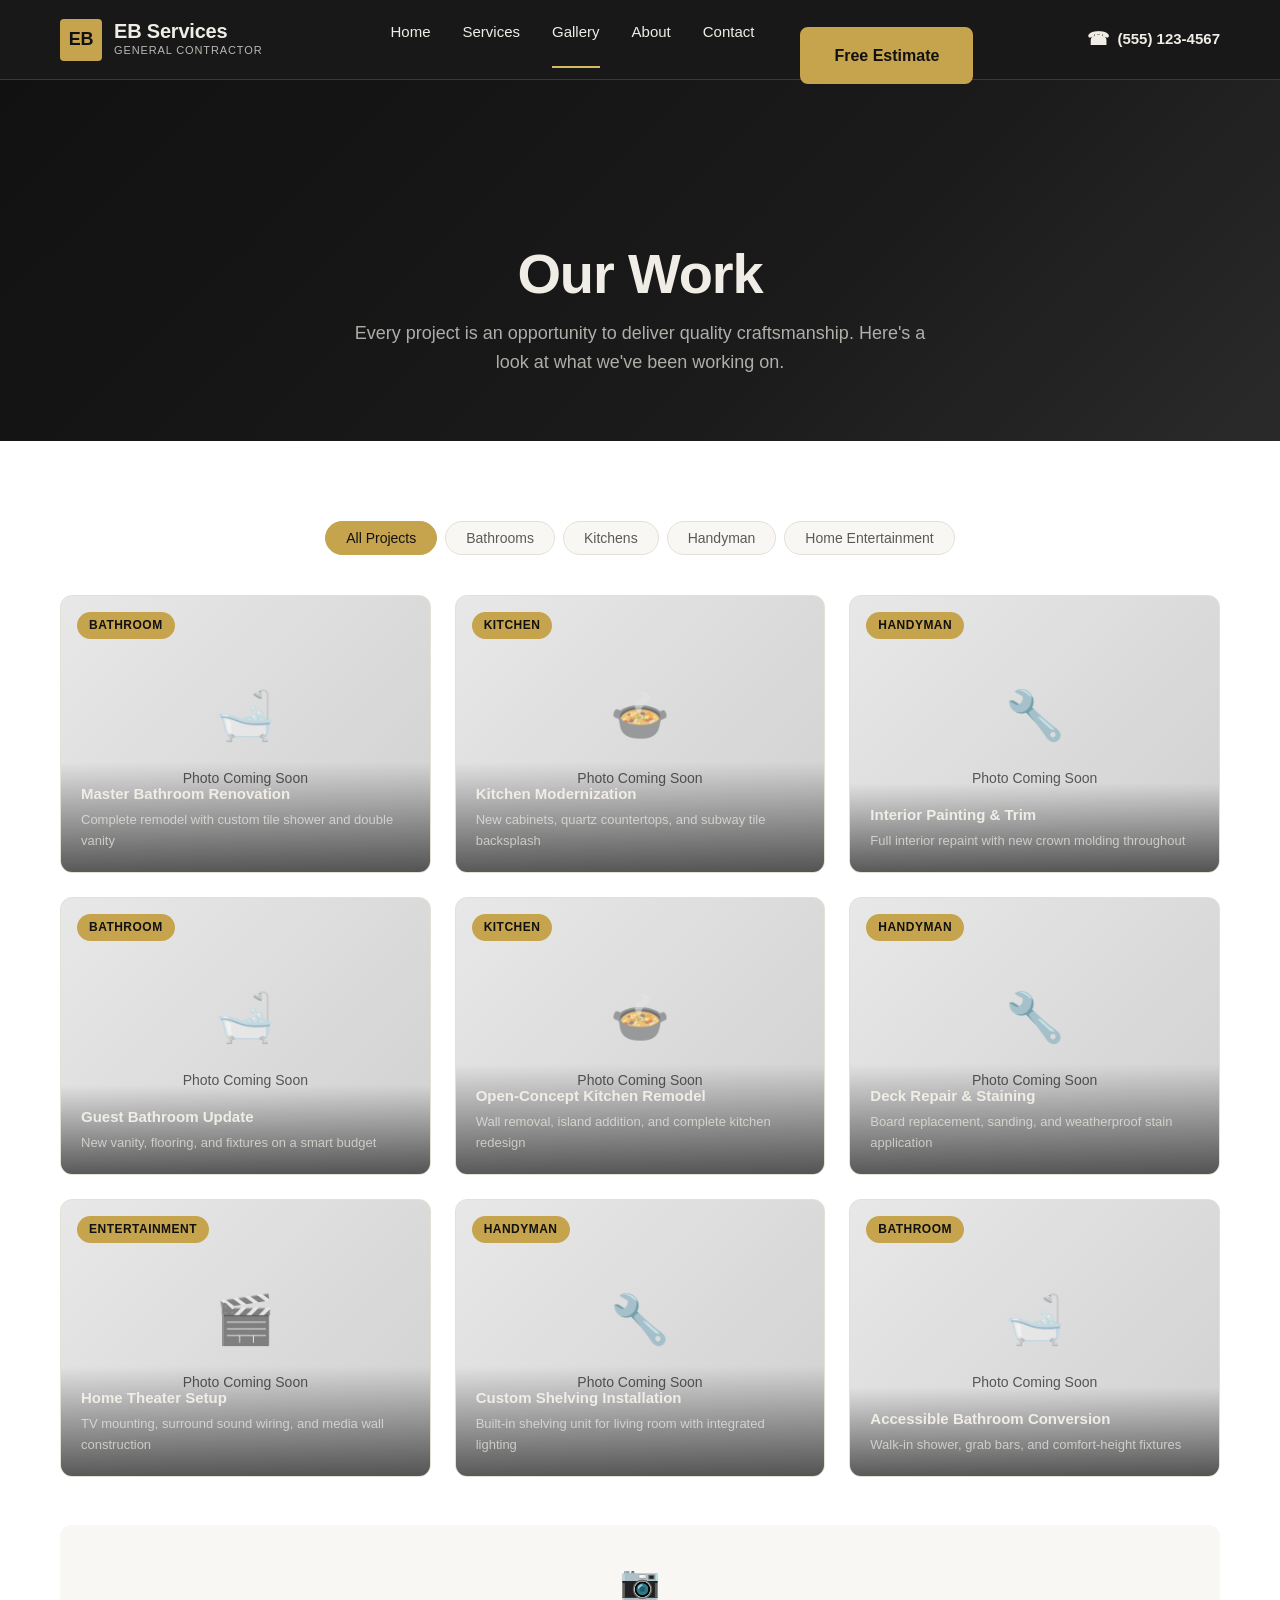
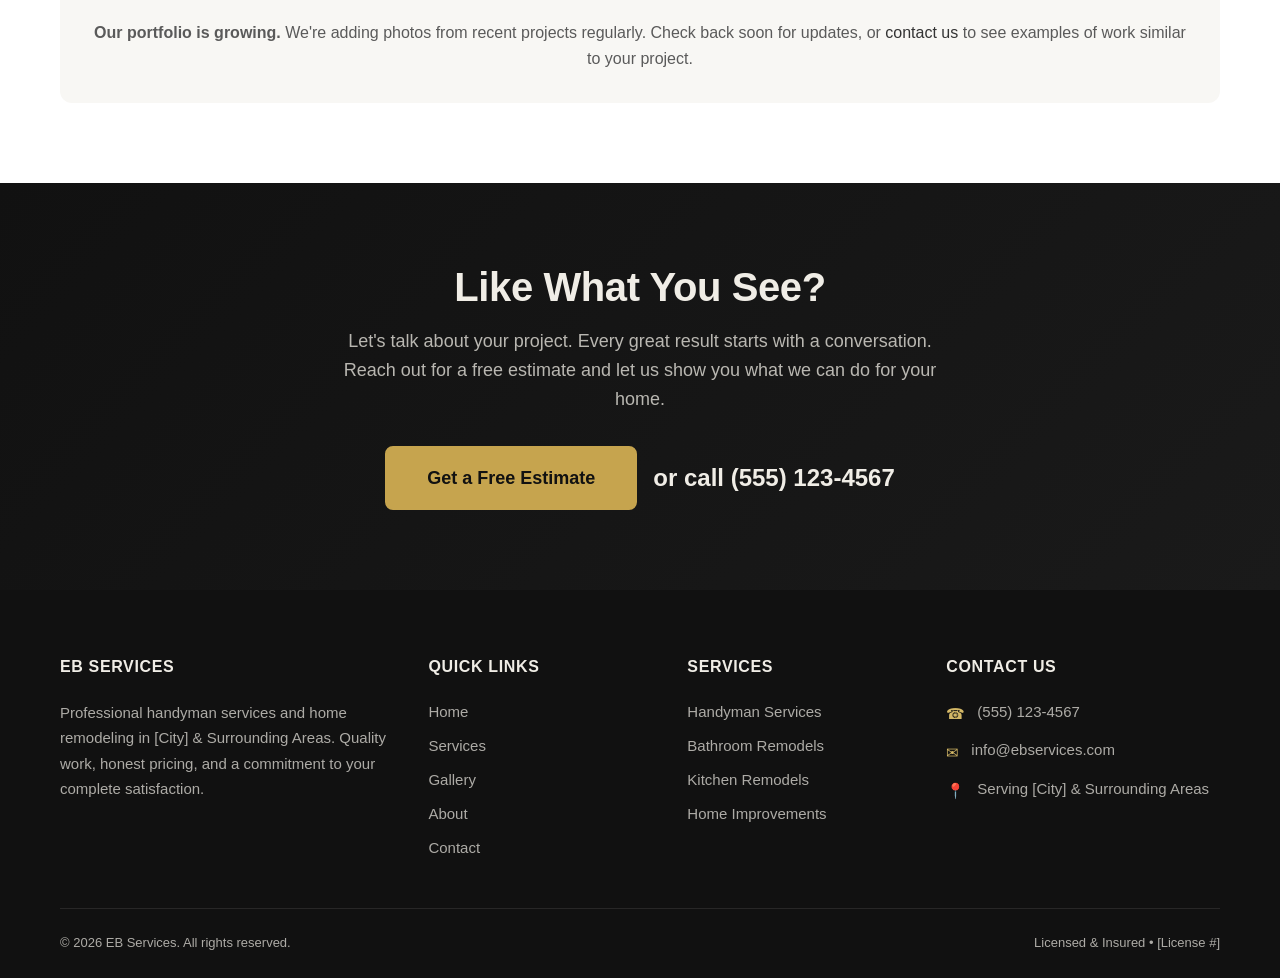
<file: gallery.html>
<!DOCTYPE html>
<html lang="en">
<head>
  <meta charset="UTF-8">
  <meta name="viewport" content="width=device-width, initial-scale=1.0">
  <title>Project Gallery | EB Services — See Our Work</title>
  <meta name="description" content="Browse our project gallery to see examples of bathroom remodels, kitchen renovations, handyman work, and home improvements by EB Services.">
  <link rel="canonical" href="https://www.ebservices.com/gallery.html">
  <meta property="og:title" content="Project Gallery | EB Services">
  <meta property="og:description" content="Browse our project gallery to see examples of bathroom remodels, kitchen renovations, handyman work, and home improvements.">
  <meta property="og:type" content="website">
  <meta property="og:url" content="https://www.ebservices.com/gallery.html">
  <link rel="stylesheet" href="css/styles.css">
</head>
<body>
  <a href="#main-content" class="skip-link">Skip to main content</a>

  <!-- ===== HEADER ===== -->
  <header class="site-header" role="banner">
    <div class="container">
      <a href="index.html" class="site-logo" aria-label="EB Services - Home">
        <div class="site-logo__icon" aria-hidden="true">EB</div>
        <div class="site-logo__text">
          <span class="site-logo__name" data-config="business.name">EB Services</span>
          <span class="site-logo__tagline" data-config="business.tagline">General Contractor</span>
        </div>
      </a>

      <nav class="main-nav" role="navigation" aria-label="Main navigation">
        <ul class="main-nav__list">
          <li><a href="index.html" class="main-nav__link">Home</a></li>
          <li><a href="services.html" class="main-nav__link">Services</a></li>
          <li><a href="gallery.html" class="main-nav__link main-nav__link--active">Gallery</a></li>
          <li><a href="about.html" class="main-nav__link">About</a></li>
          <li><a href="contact.html" class="main-nav__link">Contact</a></li>
        </ul>
        <a href="contact.html" class="btn btn--primary main-nav__cta">Free Estimate</a>
        <div class="main-nav__phone">
          <span aria-hidden="true">&#9742;</span>
          <a href="tel:+15551234567" data-config="business.phone" data-config-href="tel:{business.phoneLink}">(555) 123-4567</a>
        </div>
      </nav>

      <div class="header-phone">
        <span class="header-phone__icon" aria-hidden="true">&#9742;</span>
        <a href="tel:+15551234567" data-config="business.phone" data-config-href="tel:{business.phoneLink}">(555) 123-4567</a>
      </div>

      <button class="menu-toggle" aria-label="Open menu" aria-expanded="false" aria-controls="main-nav">
        <span class="menu-toggle__bar"></span>
        <span class="menu-toggle__bar"></span>
        <span class="menu-toggle__bar"></span>
      </button>
    </div>
  </header>

  <!-- ===== MAIN CONTENT ===== -->
  <main id="main-content">

    <!-- Page Hero -->
    <section class="page-hero">
      <div class="container">
        <h1>Our Work</h1>
        <p class="page-hero__subtitle">Every project is an opportunity to deliver quality craftsmanship. Here's a look at what we've been working on.</p>
      </div>
    </section>

    <!-- Gallery -->
    <section class="section">
      <div class="container">

        <!-- Filter Buttons -->
        <div class="gallery-filters">
          <button class="gallery-filter-btn gallery-filter-btn--active" data-filter="all">All Projects</button>
          <button class="gallery-filter-btn" data-filter="bathrooms">Bathrooms</button>
          <button class="gallery-filter-btn" data-filter="kitchens">Kitchens</button>
          <button class="gallery-filter-btn" data-filter="handyman">Handyman</button>
          <button class="gallery-filter-btn" data-filter="entertainment">Home Entertainment</button>
        </div>

        <!-- Gallery Grid -->
        <div class="gallery-grid stagger-children">

          <div class="gallery-card fade-in" data-category="bathrooms">
            <div class="gallery-card__placeholder">
              <div class="gallery-card__placeholder-icon" aria-hidden="true">&#128705;</div>
              <div class="gallery-card__placeholder-text">Photo Coming Soon</div>
            </div>
            <span class="gallery-card__label">Bathroom</span>
            <div class="gallery-card__info">
              <div class="gallery-card__title">Master Bathroom Renovation</div>
              <div class="gallery-card__desc">Complete remodel with custom tile shower and double vanity</div>
            </div>
          </div>

          <div class="gallery-card fade-in" data-category="kitchens">
            <div class="gallery-card__placeholder">
              <div class="gallery-card__placeholder-icon" aria-hidden="true">&#127858;</div>
              <div class="gallery-card__placeholder-text">Photo Coming Soon</div>
            </div>
            <span class="gallery-card__label">Kitchen</span>
            <div class="gallery-card__info">
              <div class="gallery-card__title">Kitchen Modernization</div>
              <div class="gallery-card__desc">New cabinets, quartz countertops, and subway tile backsplash</div>
            </div>
          </div>

          <div class="gallery-card fade-in" data-category="handyman">
            <div class="gallery-card__placeholder">
              <div class="gallery-card__placeholder-icon" aria-hidden="true">&#128295;</div>
              <div class="gallery-card__placeholder-text">Photo Coming Soon</div>
            </div>
            <span class="gallery-card__label">Handyman</span>
            <div class="gallery-card__info">
              <div class="gallery-card__title">Interior Painting &amp; Trim</div>
              <div class="gallery-card__desc">Full interior repaint with new crown molding throughout</div>
            </div>
          </div>

          <div class="gallery-card fade-in" data-category="bathrooms">
            <div class="gallery-card__placeholder">
              <div class="gallery-card__placeholder-icon" aria-hidden="true">&#128705;</div>
              <div class="gallery-card__placeholder-text">Photo Coming Soon</div>
            </div>
            <span class="gallery-card__label">Bathroom</span>
            <div class="gallery-card__info">
              <div class="gallery-card__title">Guest Bathroom Update</div>
              <div class="gallery-card__desc">New vanity, flooring, and fixtures on a smart budget</div>
            </div>
          </div>

          <div class="gallery-card fade-in" data-category="kitchens">
            <div class="gallery-card__placeholder">
              <div class="gallery-card__placeholder-icon" aria-hidden="true">&#127858;</div>
              <div class="gallery-card__placeholder-text">Photo Coming Soon</div>
            </div>
            <span class="gallery-card__label">Kitchen</span>
            <div class="gallery-card__info">
              <div class="gallery-card__title">Open-Concept Kitchen Remodel</div>
              <div class="gallery-card__desc">Wall removal, island addition, and complete kitchen redesign</div>
            </div>
          </div>

          <div class="gallery-card fade-in" data-category="handyman">
            <div class="gallery-card__placeholder">
              <div class="gallery-card__placeholder-icon" aria-hidden="true">&#128295;</div>
              <div class="gallery-card__placeholder-text">Photo Coming Soon</div>
            </div>
            <span class="gallery-card__label">Handyman</span>
            <div class="gallery-card__info">
              <div class="gallery-card__title">Deck Repair &amp; Staining</div>
              <div class="gallery-card__desc">Board replacement, sanding, and weatherproof stain application</div>
            </div>
          </div>

          <div class="gallery-card fade-in" data-category="entertainment">
            <div class="gallery-card__placeholder">
              <div class="gallery-card__placeholder-icon" aria-hidden="true">&#127916;</div>
              <div class="gallery-card__placeholder-text">Photo Coming Soon</div>
            </div>
            <span class="gallery-card__label">Entertainment</span>
            <div class="gallery-card__info">
              <div class="gallery-card__title">Home Theater Setup</div>
              <div class="gallery-card__desc">TV mounting, surround sound wiring, and media wall construction</div>
            </div>
          </div>

          <div class="gallery-card fade-in" data-category="handyman">
            <div class="gallery-card__placeholder">
              <div class="gallery-card__placeholder-icon" aria-hidden="true">&#128295;</div>
              <div class="gallery-card__placeholder-text">Photo Coming Soon</div>
            </div>
            <span class="gallery-card__label">Handyman</span>
            <div class="gallery-card__info">
              <div class="gallery-card__title">Custom Shelving Installation</div>
              <div class="gallery-card__desc">Built-in shelving unit for living room with integrated lighting</div>
            </div>
          </div>

          <div class="gallery-card fade-in" data-category="bathrooms">
            <div class="gallery-card__placeholder">
              <div class="gallery-card__placeholder-icon" aria-hidden="true">&#128705;</div>
              <div class="gallery-card__placeholder-text">Photo Coming Soon</div>
            </div>
            <span class="gallery-card__label">Bathroom</span>
            <div class="gallery-card__info">
              <div class="gallery-card__title">Accessible Bathroom Conversion</div>
              <div class="gallery-card__desc">Walk-in shower, grab bars, and comfort-height fixtures</div>
            </div>
          </div>

        </div>

        <!-- Gallery Notice -->
        <div class="gallery-notice fade-in">
          <div class="gallery-notice__icon" aria-hidden="true">&#128247;</div>
          <p><strong>Our portfolio is growing.</strong> We're adding photos from recent projects regularly. Check back soon for updates, or <a href="contact.html">contact us</a> to see examples of work similar to your project.</p>
        </div>

      </div>
    </section>

    <!-- CTA Section -->
    <section class="cta-section">
      <div class="container">
        <h2>Like What You See?</h2>
        <p class="cta-section__text">Let's talk about your project. Every great result starts with a conversation. Reach out for a free estimate and let us show you what we can do for your home.</p>
        <div class="cta-section__actions">
          <a href="contact.html" class="btn btn--primary btn--large">Get a Free Estimate</a>
          <div class="cta-section__phone">
            or call <a href="tel:+15551234567" data-config="business.phone" data-config-href="tel:{business.phoneLink}">(555) 123-4567</a>
          </div>
        </div>
      </div>
    </section>

  </main>

  <!-- ===== FOOTER ===== -->
  <footer class="site-footer" role="contentinfo">
    <div class="container">
      <div class="footer-grid">
        <div class="footer-col">
          <div class="footer-col__title" data-config="business.name">EB Services</div>
          <p>Professional handyman services and home remodeling in <span data-config="business.serviceArea">[City] and surrounding areas</span>. Quality work, honest pricing, and a commitment to your complete satisfaction.</p>
        </div>
        <div class="footer-col">
          <div class="footer-col__title">Quick Links</div>
          <div class="footer-col__links">
            <a href="index.html">Home</a>
            <a href="services.html">Services</a>
            <a href="gallery.html">Gallery</a>
            <a href="about.html">About</a>
            <a href="contact.html">Contact</a>
          </div>
        </div>
        <div class="footer-col">
          <div class="footer-col__title">Services</div>
          <div class="footer-col__links">
            <a href="services.html#handyman">Handyman Services</a>
            <a href="services.html#bathrooms">Bathroom Remodels</a>
            <a href="services.html#kitchens">Kitchen Remodels</a>
            <a href="services.html#improvements">Home Improvements</a>
          </div>
        </div>
        <div class="footer-col">
          <div class="footer-col__title">Contact Us</div>
          <div class="footer-col__contact-item">
            <span class="footer-col__contact-icon" aria-hidden="true">&#9742;</span>
            <div><a href="tel:+15551234567" data-config="business.phone" data-config-href="tel:{business.phoneLink}">(555) 123-4567</a></div>
          </div>
          <div class="footer-col__contact-item">
            <span class="footer-col__contact-icon" aria-hidden="true">&#9993;</span>
            <div><a href="mailto:info@ebservices.com" data-config="business.email" data-config-href="mailto:{business.email}">info@ebservices.com</a></div>
          </div>
          <div class="footer-col__contact-item">
            <span class="footer-col__contact-icon" aria-hidden="true">&#128205;</span>
            <div>Serving <span data-config="business.serviceArea">[City] &amp; Surrounding Areas</span></div>
          </div>
        </div>
      </div>
      <div class="footer-bottom">
        <div>&copy; 2026 <span data-config="business.name">EB Services</span>. All rights reserved.</div>
        <div>Licensed &amp; Insured &bull; <span data-config="business.license">[License #]</span></div>
      </div>
    </div>
  </footer>

  <script src="js/main.js"></script>
  <script src="js/config-loader.js" defer></script>
</body>
</html>
</file>
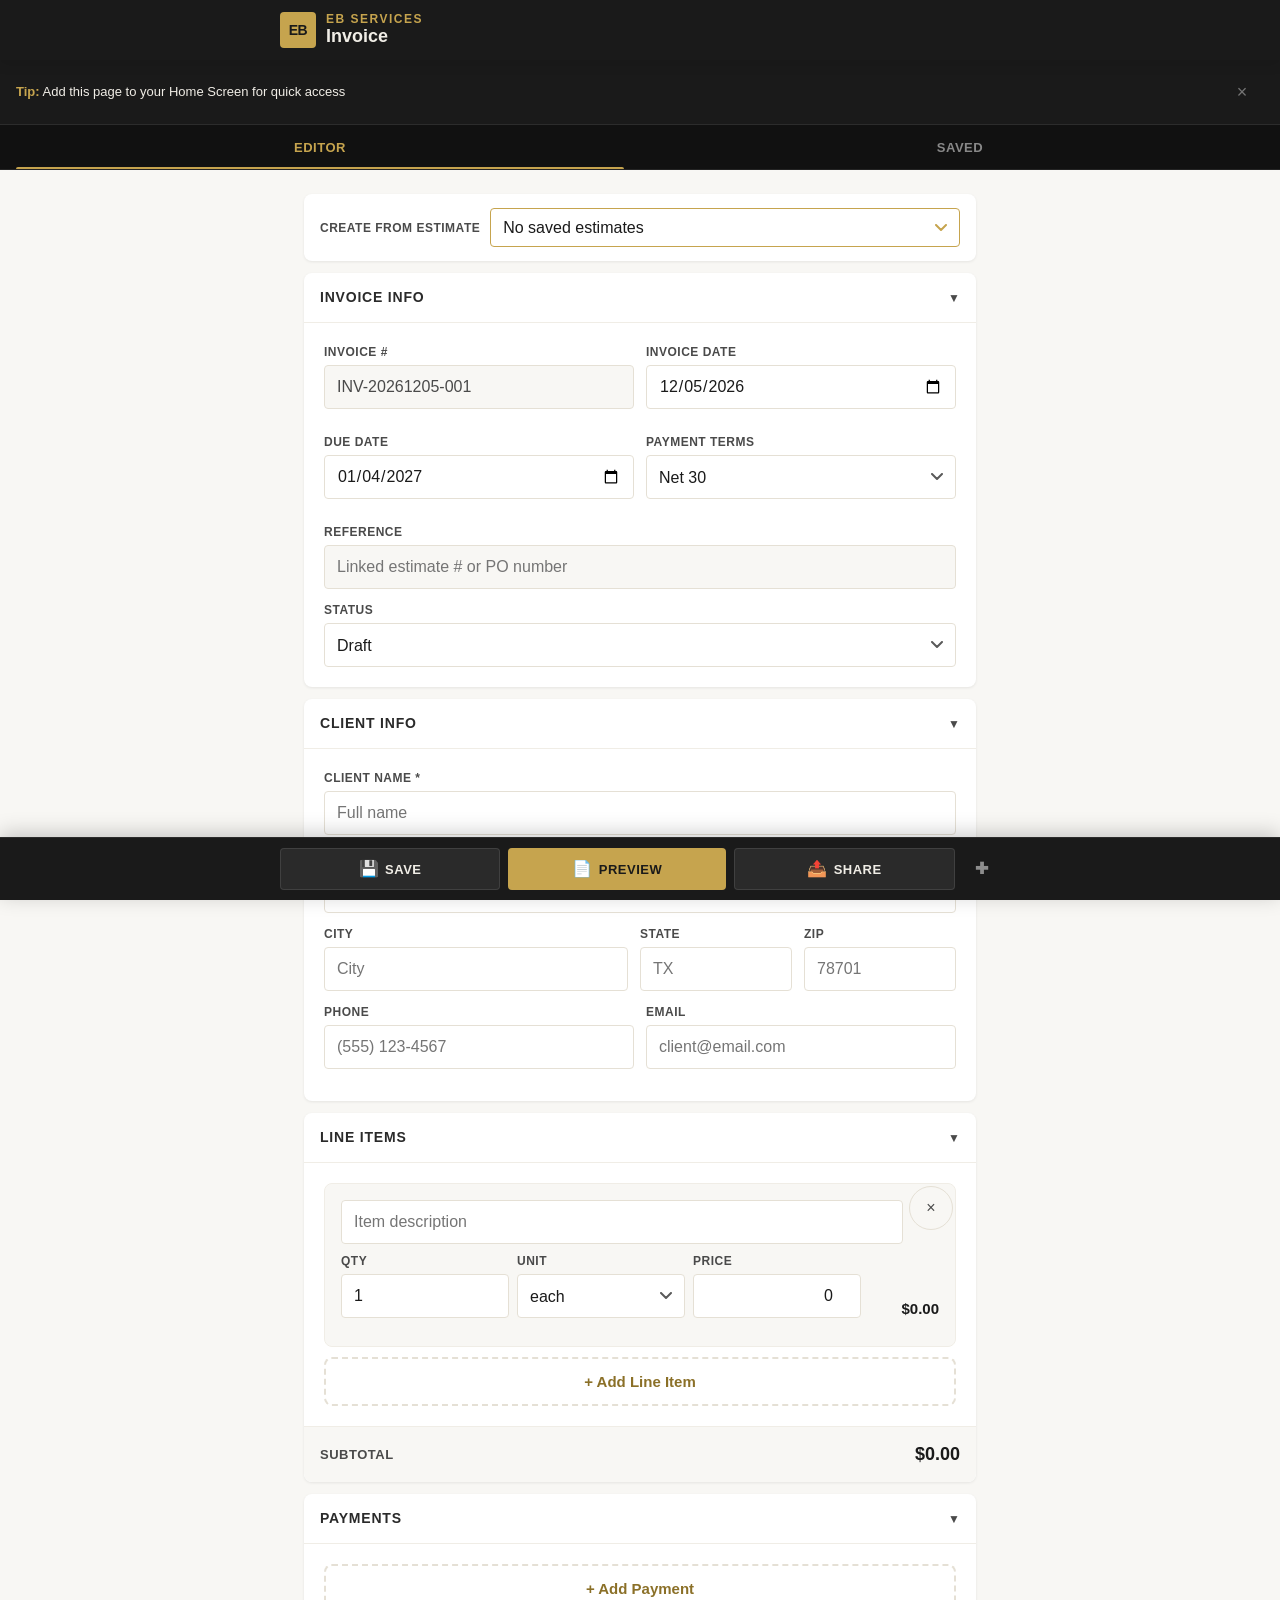
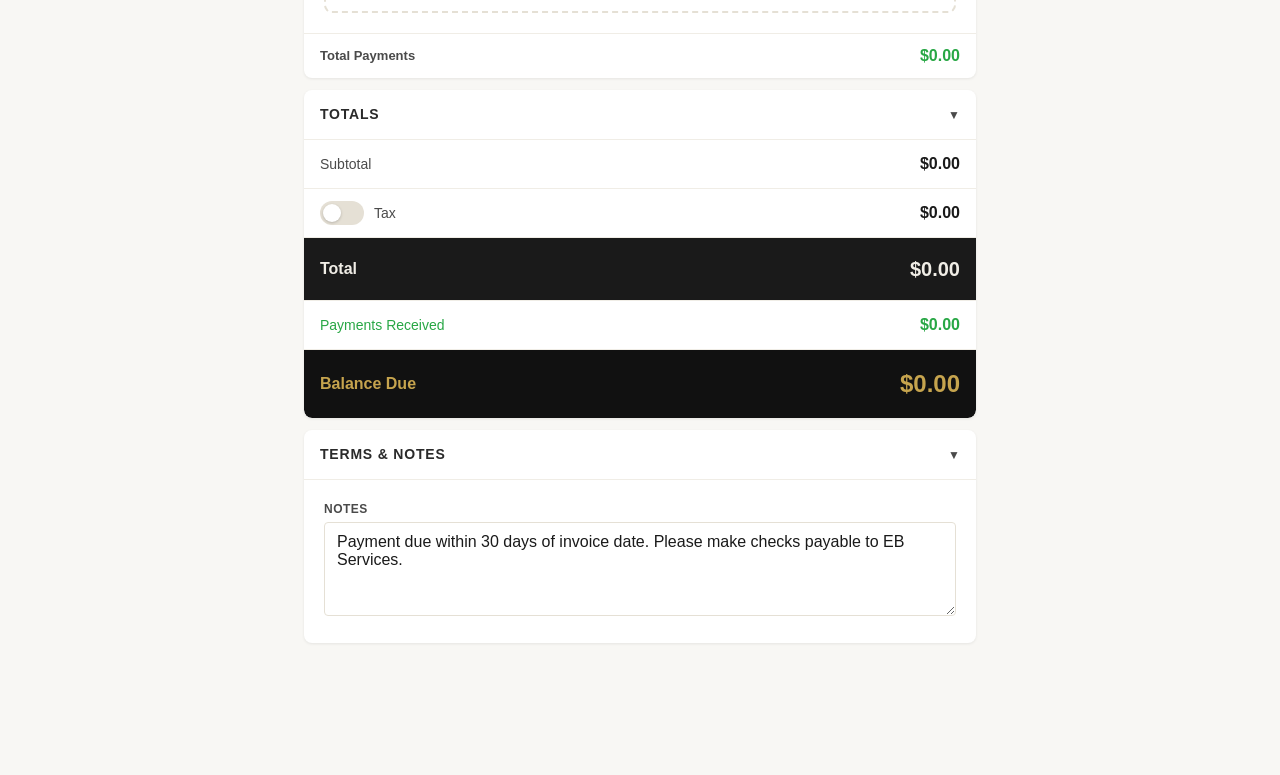
<file: invoice.html>
<!DOCTYPE html>
<html lang="en">
<head>
  <meta charset="UTF-8">
  <meta name="viewport" content="width=device-width, initial-scale=1.0, user-scalable=no">
  <meta name="robots" content="noindex, nofollow">
  <title>Invoice — EB Services</title>
  <style>
/* ============================================================
   EB Services Invoice Tool
   Mobile-first, self-contained, offline-capable
   ============================================================ */

:root {
  --color-primary: #1A1A1A;
  --color-primary-dark: #111111;
  --color-primary-light: #2A2A2A;
  --color-secondary: #2A2A2A;
  --color-accent: #C6A44E;
  --color-accent-hover: #A88A3D;
  --color-accent-light: #D4B65A;
  --color-accent-on-light: #8B7028;
  --color-text: #1A1A1A;
  --color-text-light: #F0EDE6;
  --color-text-muted: #4A4A4A;
  --color-bg: #FFFFFF;
  --color-bg-alt: #F8F7F4;
  --color-border: #E5E0D5;
  --color-border-light: #F0EDE6;
  --color-success: #28A745;
  --color-error: #DC3545;
  --color-warning: #F0AD4E;

  --font-stack: -apple-system, BlinkMacSystemFont, 'Segoe UI', Roboto, 'Helvetica Neue', Arial, sans-serif;
  --shadow-sm: 0 1px 3px rgba(0, 0, 0, 0.08);
  --shadow-md: 0 4px 12px rgba(0, 0, 0, 0.1);
  --shadow-lg: 0 8px 30px rgba(0, 0, 0, 0.12);
  --radius-sm: 4px;
  --radius-md: 8px;
  --radius-lg: 12px;
  --transition-fast: 0.2s ease;
}

/* --- Reset --- */
*, *::before, *::after { box-sizing: border-box; margin: 0; padding: 0; }
html { font-size: 16px; -webkit-text-size-adjust: 100%; }
body {
  font-family: var(--font-stack);
  color: var(--color-text);
  background: var(--color-bg-alt);
  line-height: 1.5;
  -webkit-font-smoothing: antialiased;
  min-height: 100vh;
  min-height: 100dvh;
}

/* --- App Header --- */
.app-header {
  background: var(--color-primary);
  color: var(--color-text-light);
  padding: 12px 16px;
  position: sticky;
  top: 0;
  z-index: 100;
  box-shadow: var(--shadow-md);
}
.app-header__inner {
  max-width: 720px;
  margin: 0 auto;
  display: flex;
  align-items: center;
  justify-content: space-between;
}
.app-header__brand {
  display: flex;
  align-items: center;
  gap: 10px;
}
.app-header__logo {
  width: 36px;
  height: 36px;
  background: var(--color-accent);
  color: var(--color-primary);
  border-radius: var(--radius-sm);
  display: flex;
  align-items: center;
  justify-content: center;
  font-weight: 800;
  font-size: 14px;
  letter-spacing: -0.5px;
  flex-shrink: 0;
}
.app-header__title {
  display: flex;
  flex-direction: column;
  line-height: 1.2;
}
.app-header__company {
  font-size: 12px;
  color: var(--color-accent);
  text-transform: uppercase;
  letter-spacing: 1.5px;
  font-weight: 600;
}
h1.app-header__page {
  font-size: 18px;
  font-weight: 700;
  margin: 0;
  padding: 0;
  line-height: inherit;
}
.app-header__actions {
  display: flex;
  gap: 6px;
}
.app-header__btn {
  background: var(--color-primary-light);
  color: var(--color-text-light);
  border: 1px solid rgba(255,255,255,0.1);
  border-radius: var(--radius-sm);
  padding: 8px 12px;
  font-size: 13px;
  font-weight: 500;
  cursor: pointer;
  transition: background var(--transition-fast);
  font-family: inherit;
}
.app-header__btn:hover, .app-header__btn:active {
  background: var(--color-secondary);
}

/* --- View Tabs --- */
.view-tabs {
  background: var(--color-primary-dark);
  display: flex;
  border-bottom: 1px solid rgba(255,255,255,0.08);
}
.view-tabs__tab {
  flex: 1;
  padding: 10px 16px;
  min-height: 44px;
  text-align: center;
  color: rgba(255,255,255,0.5);
  font-size: 13px;
  font-weight: 600;
  letter-spacing: 0.5px;
  text-transform: uppercase;
  cursor: pointer;
  border: none;
  background: none;
  font-family: inherit;
  transition: all var(--transition-fast);
  position: relative;
}
.view-tabs__tab--active {
  color: var(--color-accent);
}
.view-tabs__tab--active::after {
  content: '';
  position: absolute;
  bottom: 0;
  left: 16px;
  right: 16px;
  height: 2px;
  background: var(--color-accent);
  border-radius: 2px 2px 0 0;
}
.view-tabs__tab:hover:not(.view-tabs__tab--active) {
  color: rgba(255,255,255,0.7);
}

/* --- Views --- */
.view { display: none; }
.view--active { display: block; }

/* --- Main Content --- */
.main {
  max-width: 720px;
  margin: 0 auto;
  padding: 16px 16px 120px;
}

/* --- Sections --- */
.section {
  background: var(--color-bg);
  border-radius: var(--radius-md);
  box-shadow: var(--shadow-sm);
  margin-bottom: 12px;
  overflow: hidden;
}
.section__header {
  display: flex;
  align-items: center;
  justify-content: space-between;
  padding: 14px 16px;
  border-bottom: 1px solid var(--color-border-light);
  cursor: pointer;
  user-select: none;
  -webkit-user-select: none;
}
h2.section__title {
  font-size: 14px;
  font-weight: 700;
  text-transform: uppercase;
  letter-spacing: 0.8px;
  color: var(--color-secondary);
  margin: 0;
  padding: 0;
  line-height: inherit;
}
.section__chevron {
  font-size: 12px;
  color: var(--color-text-muted);
  transition: transform var(--transition-fast);
}
.section--collapsed .section__chevron {
  transform: rotate(-90deg);
}
.section--collapsed .section__body {
  display: none;
}
.section__body {
  padding: 16px;
}

/* --- Form Fields --- */
.field {
  margin-bottom: 12px;
}
.field:last-child {
  margin-bottom: 0;
}
.field__label {
  display: block;
  font-size: 12px;
  font-weight: 600;
  text-transform: uppercase;
  letter-spacing: 0.5px;
  color: var(--color-text-muted);
  margin-bottom: 4px;
}
.field__input,
.field__select,
.field__textarea {
  width: 100%;
  padding: 10px 12px;
  font-size: 16px; /* Prevents iOS zoom */
  font-family: inherit;
  color: var(--color-text);
  background: var(--color-bg);
  border: 1.5px solid var(--color-border);
  border-radius: var(--radius-sm);
  transition: border-color var(--transition-fast), box-shadow var(--transition-fast);
  -webkit-appearance: none;
  appearance: none;
  min-height: 44px;
}
.field__input:focus,
.field__select:focus,
.field__textarea:focus {
  outline: none;
  border-color: var(--color-accent);
  box-shadow: 0 0 0 3px rgba(198, 164, 78, 0.15);
}
.field__input--error,
.field__select--error,
.field__textarea--error {
  border-color: var(--color-error);
  box-shadow: 0 0 0 3px rgba(220, 53, 69, 0.1);
}
.field__select {
  background-image: url("data:image/svg+xml,%3Csvg xmlns='http://www.w3.org/2000/svg' width='12' height='8' viewBox='0 0 12 8'%3E%3Cpath d='M1 1l5 5 5-5' stroke='%235A5A5A' stroke-width='2' fill='none' stroke-linecap='round' stroke-linejoin='round'/%3E%3C/svg%3E");
  background-repeat: no-repeat;
  background-position: right 12px center;
  padding-right: 36px;
}
.field__textarea {
  resize: vertical;
  min-height: 80px;
}
.field__row {
  display: grid;
  gap: 12px;
}
.field__row--2 { grid-template-columns: 1fr 1fr; }
.field__row--3 { grid-template-columns: 2fr 1fr 1fr; }
.field__row--4 { grid-template-columns: 1fr 1fr 1fr 1fr; }

/* --- Invoice Meta --- */
.invoice-meta {
  display: grid;
  grid-template-columns: 1fr 1fr;
  gap: 12px;
}

/* --- Create from Estimate --- */
.from-estimate {
  background: var(--color-bg);
  border-radius: var(--radius-md);
  box-shadow: var(--shadow-sm);
  margin-bottom: 12px;
  padding: 14px 16px;
  display: flex;
  align-items: center;
  gap: 10px;
}
.from-estimate__label {
  font-size: 12px;
  font-weight: 600;
  text-transform: uppercase;
  letter-spacing: 0.5px;
  color: var(--color-text-muted);
  white-space: nowrap;
  flex-shrink: 0;
}
.from-estimate__select {
  flex: 1;
  padding: 10px 12px;
  font-size: 16px;
  font-family: inherit;
  color: var(--color-text);
  background: var(--color-bg);
  border: 1.5px solid var(--color-accent);
  border-radius: var(--radius-sm);
  -webkit-appearance: none;
  appearance: none;
  background-image: url("data:image/svg+xml,%3Csvg xmlns='http://www.w3.org/2000/svg' width='12' height='8' viewBox='0 0 12 8'%3E%3Cpath d='M1 1l5 5 5-5' stroke='%23C6A44E' stroke-width='2' fill='none' stroke-linecap='round' stroke-linejoin='round'/%3E%3C/svg%3E");
  background-repeat: no-repeat;
  background-position: right 12px center;
  padding-right: 36px;
  cursor: pointer;
  transition: border-color var(--transition-fast), box-shadow var(--transition-fast);
}
.from-estimate__select:focus {
  outline: none;
  box-shadow: 0 0 0 3px rgba(198, 164, 78, 0.15);
}

/* --- Status Badge --- */
.status-badge {
  display: inline-flex;
  align-items: center;
  padding: 4px 10px;
  border-radius: 20px;
  font-size: 11px;
  font-weight: 700;
  text-transform: uppercase;
  letter-spacing: 0.5px;
  line-height: 1;
}
.status-badge--draft { background: #E9ECEF; color: #6C757D; }
.status-badge--sent { background: #D4EDFC; color: #1A6FB5; }
.status-badge--partial { background: #FFF3CD; color: #856404; }
.status-badge--paid { background: #D4EDDA; color: #155724; }
.status-badge--overdue { background: #F8D7DA; color: #721C24; }

/* --- Line Items --- */
.line-item {
  background: var(--color-bg-alt);
  border: 1px solid var(--color-border-light);
  border-radius: var(--radius-md);
  padding: 12px;
  margin-bottom: 10px;
  position: relative;
}
.line-item__remove {
  position: absolute;
  top: 2px;
  right: 2px;
  width: 44px;
  height: 44px;
  border-radius: 50%;
  background: none;
  border: 1.5px solid var(--color-border);
  color: var(--color-text-muted);
  font-size: 16px;
  cursor: pointer;
  display: flex;
  align-items: center;
  justify-content: center;
  transition: all var(--transition-fast);
  font-family: inherit;
  line-height: 1;
  padding: 0;
}
.line-item__remove:hover, .line-item__remove:active {
  background: var(--color-error);
  border-color: var(--color-error);
  color: #fff;
}
.line-item__desc {
  margin-bottom: 8px;
  padding-right: 36px;
}
.line-item__desc .field__input {
  font-weight: 500;
}
.line-item__numbers {
  display: grid;
  grid-template-columns: 1fr 1fr 1fr auto;
  gap: 8px;
  align-items: end;
}
.line-item__total {
  font-size: 15px;
  font-weight: 700;
  color: var(--color-primary);
  padding: 10px 0;
  text-align: right;
  white-space: nowrap;
  min-width: 70px;
}

.add-item-btn {
  width: 100%;
  padding: 14px;
  border: 2px dashed var(--color-border);
  border-radius: var(--radius-md);
  background: none;
  color: var(--color-accent-on-light);
  font-size: 15px;
  font-weight: 600;
  cursor: pointer;
  transition: all var(--transition-fast);
  font-family: inherit;
}
.add-item-btn:hover, .add-item-btn:active {
  border-color: var(--color-accent);
  background: rgba(198, 164, 78, 0.05);
}

/* --- Subtotal Bar --- */
.subtotal-bar {
  display: flex;
  justify-content: space-between;
  align-items: center;
  padding: 14px 16px;
  background: var(--color-bg-alt);
  border-top: 1px solid var(--color-border-light);
  border-radius: 0 0 var(--radius-md) var(--radius-md);
}
.subtotal-bar__label {
  font-size: 13px;
  font-weight: 600;
  text-transform: uppercase;
  letter-spacing: 0.5px;
  color: var(--color-text-muted);
}
.subtotal-bar__amount {
  font-size: 18px;
  font-weight: 700;
  color: var(--color-primary);
}

/* --- Payments --- */
.payment-item {
  background: var(--color-bg-alt);
  border: 1px solid var(--color-border-light);
  border-radius: var(--radius-md);
  padding: 12px;
  margin-bottom: 10px;
  position: relative;
}
.payment-item__remove {
  position: absolute;
  top: 2px;
  right: 2px;
  width: 44px;
  height: 44px;
  border-radius: 50%;
  background: none;
  border: 1.5px solid var(--color-border);
  color: var(--color-text-muted);
  font-size: 16px;
  cursor: pointer;
  display: flex;
  align-items: center;
  justify-content: center;
  transition: all var(--transition-fast);
  font-family: inherit;
  line-height: 1;
  padding: 0;
}
.payment-item__remove:hover, .payment-item__remove:active {
  background: var(--color-error);
  border-color: var(--color-error);
  color: #fff;
}
.payment-item__row {
  display: grid;
  grid-template-columns: 1fr 1fr;
  gap: 8px;
  margin-bottom: 8px;
}
.payment-item__row:last-child {
  margin-bottom: 0;
}
.payment-item__note {
  padding-right: 36px;
}
.payment-summary {
  display: flex;
  flex-direction: column;
  gap: 0;
}
.payment-summary__row {
  display: flex;
  justify-content: space-between;
  align-items: center;
  padding: 10px 16px;
  border-top: 1px solid var(--color-border-light);
}
.payment-summary__label {
  font-size: 13px;
  font-weight: 600;
  color: var(--color-text-muted);
}
.payment-summary__amount {
  font-size: 16px;
  font-weight: 700;
  color: var(--color-success);
}

/* --- Totals --- */
.totals {
  padding: 0;
}
.totals__row {
  display: flex;
  justify-content: space-between;
  align-items: center;
  padding: 12px 16px;
  border-bottom: 1px solid var(--color-border-light);
}
.totals__row:last-child {
  border-bottom: none;
}
.totals__row--grand {
  background: var(--color-primary);
  color: var(--color-text-light);
  padding: 16px;
}
.totals__row--balance {
  background: var(--color-primary-dark);
  color: var(--color-text-light);
  padding: 16px;
  border-radius: 0 0 var(--radius-md) var(--radius-md);
}
.totals__label {
  font-size: 14px;
  color: var(--color-text-muted);
  display: flex;
  align-items: center;
  gap: 10px;
}
.totals__row--grand .totals__label {
  font-size: 16px;
  font-weight: 700;
  color: var(--color-text-light);
}
.totals__row--balance .totals__label {
  font-size: 16px;
  font-weight: 800;
  color: var(--color-accent);
}
.totals__amount {
  font-size: 16px;
  font-weight: 600;
}
.totals__row--grand .totals__amount {
  font-size: 20px;
  font-weight: 800;
  color: var(--color-text-light);
}
.totals__row--balance .totals__amount {
  font-size: 24px;
  font-weight: 800;
  color: var(--color-accent);
}

/* --- Tax Toggle --- */
.toggle {
  position: relative;
  width: 44px;
  height: 24px;
  flex-shrink: 0;
}
.toggle__input {
  opacity: 0;
  width: 0;
  height: 0;
  position: absolute;
}
.toggle__slider {
  position: absolute;
  cursor: pointer;
  top: 0; left: 0; right: 0; bottom: 0;
  background: var(--color-border);
  border-radius: 24px;
  transition: background var(--transition-fast);
}
.toggle__slider::before {
  content: '';
  position: absolute;
  height: 18px;
  width: 18px;
  left: 3px;
  bottom: 3px;
  background: white;
  border-radius: 50%;
  transition: transform var(--transition-fast);
  box-shadow: 0 1px 3px rgba(0,0,0,0.2);
}
.toggle__input:checked + .toggle__slider {
  background: var(--color-accent);
}
.toggle__input:checked + .toggle__slider::before {
  transform: translateX(20px);
}
.tax-rate-input {
  width: 64px;
  padding: 6px 8px;
  font-size: 16px;
  text-align: center;
  font-family: inherit;
  border: 1.5px solid var(--color-border);
  border-radius: var(--radius-sm);
  color: var(--color-text);
  background: var(--color-bg);
  -webkit-appearance: none;
  appearance: none;
}
.tax-rate-input:focus {
  outline: none;
  border-color: var(--color-accent);
  box-shadow: 0 0 0 3px rgba(198, 164, 78, 0.15);
}
.tax-controls {
  display: flex;
  align-items: center;
  gap: 8px;
}
.tax-rate-wrap {
  display: none;
  align-items: center;
  gap: 4px;
  font-size: 13px;
  color: var(--color-text-muted);
}
.tax-rate-wrap--visible {
  display: flex;
}

/* --- Bottom Action Bar --- */
.action-bar {
  position: fixed;
  bottom: 0;
  left: 0;
  right: 0;
  background: var(--color-primary);
  border-top: 1px solid rgba(255,255,255,0.08);
  padding: 10px 16px;
  padding-bottom: max(10px, env(safe-area-inset-bottom));
  z-index: 100;
  box-shadow: 0 -4px 20px rgba(0,0,0,0.2);
}
.action-bar__inner {
  max-width: 720px;
  margin: 0 auto;
  display: flex;
  gap: 8px;
}
.action-btn {
  flex: 1;
  padding: 12px 8px;
  border-radius: var(--radius-sm);
  font-size: 13px;
  font-weight: 600;
  text-transform: uppercase;
  letter-spacing: 0.5px;
  cursor: pointer;
  transition: all var(--transition-fast);
  border: none;
  font-family: inherit;
  display: flex;
  align-items: center;
  justify-content: center;
  gap: 6px;
}
.action-btn--save {
  background: var(--color-primary-light);
  color: var(--color-text-light);
  border: 1px solid rgba(255,255,255,0.1);
}
.action-btn--save:hover, .action-btn--save:active {
  background: var(--color-secondary);
}
.action-btn--preview {
  background: var(--color-accent);
  color: var(--color-primary);
}
.action-btn--preview:hover, .action-btn--preview:active {
  background: var(--color-accent-hover);
}
.action-btn--share {
  background: var(--color-primary-light);
  color: var(--color-text-light);
  border: 1px solid rgba(255,255,255,0.1);
}
.action-btn--share:hover, .action-btn--share:active {
  background: var(--color-secondary);
}
.action-btn--new {
  background: none;
  color: rgba(255,255,255,0.5);
  flex: 0 0 auto;
  padding: 12px;
}
.action-btn--new:hover, .action-btn--new:active {
  color: var(--color-text-light);
}
.action-btn__icon {
  font-size: 16px;
  line-height: 1;
}

/* --- Saved Invoices List --- */
.saved-list {
  padding: 16px 16px 120px;
  max-width: 720px;
  margin: 0 auto;
}
.saved-empty {
  text-align: center;
  padding: 60px 20px;
  color: var(--color-text-muted);
}
.saved-empty__icon {
  font-size: 48px;
  margin-bottom: 12px;
  opacity: 0.3;
}
.saved-empty__text {
  font-size: 15px;
}
.saved-card {
  background: var(--color-bg);
  border-radius: var(--radius-md);
  box-shadow: var(--shadow-sm);
  margin-bottom: 10px;
  padding: 14px 16px;
  display: flex;
  align-items: center;
  justify-content: space-between;
  cursor: pointer;
  transition: box-shadow var(--transition-fast);
  border: 1px solid transparent;
}
.saved-card:hover, .saved-card:active {
  box-shadow: var(--shadow-md);
  border-color: var(--color-accent);
}
.saved-card__info {
  flex: 1;
  min-width: 0;
}
.saved-card__id {
  font-size: 14px;
  font-weight: 700;
  color: var(--color-primary);
  font-variant-numeric: tabular-nums;
}
.saved-card__client {
  font-size: 13px;
  color: var(--color-text-muted);
  white-space: nowrap;
  overflow: hidden;
  text-overflow: ellipsis;
}
.saved-card__meta {
  display: flex;
  gap: 8px;
  align-items: center;
  font-size: 13px;
  flex-shrink: 0;
}
.saved-card__total {
  font-weight: 700;
  color: var(--color-accent-on-light);
  font-variant-numeric: tabular-nums;
}
.saved-card__balance {
  font-weight: 600;
  font-size: 12px;
  font-variant-numeric: tabular-nums;
}
.saved-card__balance--zero {
  color: var(--color-success);
}
.saved-card__balance--due {
  color: var(--color-error);
}
.saved-card__delete {
  width: 32px;
  height: 32px;
  border-radius: 50%;
  border: none;
  background: none;
  color: var(--color-text-muted);
  font-size: 18px;
  cursor: pointer;
  display: flex;
  align-items: center;
  justify-content: center;
  transition: all var(--transition-fast);
  flex-shrink: 0;
  margin-left: 8px;
  font-family: inherit;
}
.saved-card__delete:hover, .saved-card__delete:active {
  background: var(--color-error);
  color: #fff;
}

/* --- Preview/Print View --- */
.preview-overlay {
  display: none;
  position: fixed;
  top: 0; left: 0; right: 0; bottom: 0;
  z-index: 200;
  background: var(--color-bg);
  overflow-y: auto;
  -webkit-overflow-scrolling: touch;
}
.preview-overlay--active {
  display: block;
}
.preview-toolbar {
  position: sticky;
  top: 0;
  background: var(--color-primary);
  color: var(--color-text-light);
  padding: 10px 16px;
  display: flex;
  justify-content: space-between;
  align-items: center;
  z-index: 10;
  box-shadow: var(--shadow-md);
}
.preview-toolbar__btn {
  padding: 8px 16px;
  border-radius: var(--radius-sm);
  font-size: 14px;
  font-weight: 600;
  cursor: pointer;
  border: none;
  font-family: inherit;
  transition: all var(--transition-fast);
}
.preview-toolbar__btn--back {
  background: var(--color-primary-light);
  color: var(--color-text-light);
  border: 1px solid rgba(255,255,255,0.1);
}
.preview-toolbar__btn--back:hover {
  background: var(--color-secondary);
}
.preview-toolbar__btn--print {
  background: var(--color-accent);
  color: var(--color-primary);
}
.preview-toolbar__btn--print:hover {
  background: var(--color-accent-hover);
}

.preview-page {
  max-width: 720px;
  margin: 0 auto;
  padding: 32px 24px;
}
.preview-header {
  display: flex;
  justify-content: space-between;
  align-items: flex-start;
  margin-bottom: 32px;
  padding-bottom: 20px;
  border-bottom: 3px solid var(--color-primary);
}
.preview-brand {
  display: flex;
  align-items: center;
  gap: 12px;
}
.preview-brand__logo {
  width: 48px;
  height: 48px;
  background: var(--color-primary);
  color: var(--color-accent);
  border-radius: var(--radius-sm);
  display: flex;
  align-items: center;
  justify-content: center;
  font-weight: 800;
  font-size: 18px;
}
.preview-brand__name {
  font-size: 22px;
  font-weight: 800;
  color: var(--color-primary);
}
.preview-brand__tagline {
  font-size: 12px;
  color: var(--color-text-muted);
  text-transform: uppercase;
  letter-spacing: 1px;
}
.preview-contact {
  text-align: right;
  font-size: 12px;
  color: var(--color-text-muted);
  line-height: 1.6;
}
.preview-invoice-info {
  display: flex;
  justify-content: space-between;
  margin-bottom: 28px;
}
.preview-invoice-meta {
  text-align: right;
}
.preview-invoice-meta__id {
  font-size: 20px;
  font-weight: 800;
  color: var(--color-primary);
}
.preview-invoice-meta__date {
  font-size: 13px;
  color: var(--color-text-muted);
}
.preview-invoice-meta__status {
  margin-top: 6px;
}
.preview-label {
  font-size: 10px;
  font-weight: 700;
  text-transform: uppercase;
  letter-spacing: 1.5px;
  color: var(--color-accent-on-light);
  margin-bottom: 4px;
}
.preview-client-name {
  font-size: 16px;
  font-weight: 700;
  color: var(--color-primary);
}
.preview-client-detail {
  font-size: 13px;
  color: var(--color-text-muted);
  line-height: 1.5;
}
.preview-project {
  background: var(--color-bg-alt);
  border-radius: var(--radius-md);
  padding: 16px;
  margin-bottom: 24px;
}
.preview-project__type {
  font-weight: 700;
  margin-bottom: 4px;
}
.preview-project__desc {
  font-size: 14px;
  color: var(--color-text-muted);
  white-space: pre-wrap;
}

/* Preview Table */
.preview-table {
  width: 100%;
  border-collapse: collapse;
  margin-bottom: 24px;
  font-size: 14px;
}
.preview-table th {
  background: var(--color-primary);
  color: var(--color-text-light);
  padding: 10px 12px;
  text-align: left;
  font-size: 11px;
  text-transform: uppercase;
  letter-spacing: 0.8px;
  font-weight: 600;
}
.preview-table th:last-child,
.preview-table td:last-child {
  text-align: right;
}
.preview-table th:nth-child(2),
.preview-table td:nth-child(2),
.preview-table th:nth-child(3),
.preview-table td:nth-child(3),
.preview-table th:nth-child(4),
.preview-table td:nth-child(4) {
  text-align: center;
}
.preview-table td {
  padding: 10px 12px;
  border-bottom: 1px solid var(--color-border-light);
}
.preview-table tbody tr:nth-child(even) {
  background: var(--color-bg-alt);
}

/* Preview Payments Table */
.preview-payments-table {
  width: 100%;
  border-collapse: collapse;
  margin-bottom: 24px;
  font-size: 14px;
}
.preview-payments-table th {
  background: var(--color-primary);
  color: var(--color-text-light);
  padding: 10px 12px;
  text-align: left;
  font-size: 11px;
  text-transform: uppercase;
  letter-spacing: 0.8px;
  font-weight: 600;
}
.preview-payments-table th:last-child,
.preview-payments-table td:last-child {
  text-align: right;
}
.preview-payments-table td {
  padding: 10px 12px;
  border-bottom: 1px solid var(--color-border-light);
}
.preview-payments-table tbody tr:nth-child(even) {
  background: var(--color-bg-alt);
}

.preview-totals {
  display: flex;
  flex-direction: column;
  align-items: flex-end;
  margin-bottom: 32px;
}
.preview-totals__row {
  display: flex;
  justify-content: space-between;
  width: 280px;
  padding: 6px 0;
  font-size: 14px;
}
.preview-totals__row--grand {
  border-top: 2px solid var(--color-primary);
  margin-top: 4px;
  padding-top: 10px;
  font-size: 16px;
  font-weight: 800;
}
.preview-totals__row--grand .preview-totals__amount {
  color: var(--color-primary);
}
.preview-totals__row--payments {
  color: var(--color-success);
}
.preview-totals__row--balance {
  border-top: 2px solid var(--color-accent-on-light);
  margin-top: 4px;
  padding-top: 10px;
  font-size: 20px;
  font-weight: 800;
}
.preview-totals__row--balance .preview-totals__amount {
  color: var(--color-accent-on-light);
}
.preview-totals__label {
  color: var(--color-text-muted);
}
.preview-totals__amount {
  font-weight: 600;
  font-variant-numeric: tabular-nums;
}

.preview-notes {
  border-top: 1px solid var(--color-border);
  padding-top: 20px;
  margin-bottom: 32px;
}
.preview-notes__title {
  font-size: 11px;
  font-weight: 700;
  text-transform: uppercase;
  letter-spacing: 1px;
  color: var(--color-accent-on-light);
  margin-bottom: 8px;
}
.preview-notes__text {
  font-size: 13px;
  color: var(--color-text-muted);
  line-height: 1.6;
  white-space: pre-wrap;
}

.preview-footer {
  text-align: center;
  padding-top: 20px;
  border-top: 1px solid var(--color-border-light);
  font-size: 12px;
  color: var(--color-text-muted);
}

/* --- Toast Notifications --- */
.toast {
  position: fixed;
  bottom: 80px;
  left: 50%;
  transform: translateX(-50%) translateY(20px);
  background: var(--color-primary);
  color: var(--color-text-light);
  padding: 10px 20px;
  border-radius: var(--radius-md);
  font-size: 14px;
  font-weight: 500;
  box-shadow: var(--shadow-lg);
  z-index: 300;
  opacity: 0;
  pointer-events: none;
  transition: all 0.3s ease;
  white-space: nowrap;
}
.toast--visible {
  opacity: 1;
  transform: translateX(-50%) translateY(0);
  pointer-events: auto;
}
.toast--success {
  border-left: 4px solid var(--color-success);
}
.toast--error {
  border-left: 4px solid var(--color-error);
}

/* --- Homescreen Hint Banner --- */
.homescreen-hint {
  background: var(--color-primary);
  color: var(--color-text-light);
  padding: 10px 16px;
  font-size: 13px;
  display: flex;
  align-items: center;
  justify-content: space-between;
  gap: 12px;
  border-bottom: 1px solid rgba(255,255,255,0.08);
}
.homescreen-hint__text {
  flex: 1;
  line-height: 1.4;
}
.homescreen-hint__text strong {
  color: var(--color-accent);
  font-weight: 600;
}
.homescreen-hint__dismiss {
  background: none;
  border: none;
  color: rgba(255,255,255,0.4);
  font-size: 18px;
  cursor: pointer;
  min-width: 44px;
  min-height: 44px;
  display: flex;
  align-items: center;
  justify-content: center;
  padding: 0;
  line-height: 1;
  flex-shrink: 0;
  font-family: inherit;
  transition: color var(--transition-fast);
}
.homescreen-hint__dismiss:hover,
.homescreen-hint__dismiss:active {
  color: rgba(255,255,255,0.8);
}

/* --- Backup Buttons --- */
.backup-bar {
  display: flex;
  gap: 8px;
  padding: 16px 16px 8px;
  max-width: 720px;
  margin: 0 auto;
}
.backup-btn {
  flex: 1;
  padding: 10px 12px;
  border-radius: var(--radius-sm);
  font-size: 13px;
  font-weight: 600;
  cursor: pointer;
  transition: all var(--transition-fast);
  border: 1.5px solid var(--color-border);
  font-family: inherit;
  display: flex;
  align-items: center;
  justify-content: center;
  gap: 6px;
  background: var(--color-bg);
  color: var(--color-text);
}
.backup-btn:hover, .backup-btn:active {
  border-color: var(--color-accent);
  background: rgba(198, 164, 78, 0.05);
}
.backup-btn__icon {
  font-size: 15px;
  line-height: 1;
}

/* --- Validation shake --- */
@keyframes shake {
  0%, 100% { transform: translateX(0); }
  20%, 60% { transform: translateX(-4px); }
  40%, 80% { transform: translateX(4px); }
}
.shake {
  animation: shake 0.4s ease;
}

/* --- Responsive --- */
@media (max-width: 480px) {
  .line-item__numbers {
    grid-template-columns: 1fr 1fr;
    gap: 8px;
  }
  .line-item__total {
    grid-column: 1 / -1;
    text-align: left;
    padding: 4px 0 0;
    border-top: 1px solid var(--color-border-light);
    margin-top: 4px;
  }
  .field__row--3 {
    grid-template-columns: 1fr 1fr;
  }
  .field__row--3 > :first-child {
    grid-column: 1 / -1;
  }
  .preview-header {
    flex-direction: column;
    gap: 12px;
  }
  .preview-contact {
    text-align: left;
  }
  .preview-invoice-info {
    flex-direction: column;
    gap: 12px;
  }
  .preview-invoice-meta {
    text-align: left;
  }
  .preview-totals__row {
    width: 100%;
  }
  .action-btn span:not(.action-btn__icon) {
    display: none;
  }
  .action-btn {
    flex: 0 1 auto;
    padding: 12px 14px;
  }
  .action-btn--preview {
    flex: 1;
  }
  .action-btn--preview span:not(.action-btn__icon) {
    display: inline;
  }
  .from-estimate {
    flex-direction: column;
    align-items: stretch;
    gap: 6px;
  }
  .invoice-meta {
    grid-template-columns: 1fr;
  }
  .payment-item__row {
    grid-template-columns: 1fr;
  }
}

@media (min-width: 600px) {
  .main { padding: 24px 24px 120px; }
  .section__body { padding: 20px; }
  .line-item { padding: 16px; }
  .payment-item { padding: 16px; }
}

/* --- Print Styles --- */
@media print {
  body {
    background: white;
    font-size: 12pt;
  }
  .app-header,
  .view-tabs,
  .action-bar,
  .preview-toolbar,
  .toast,
  .homescreen-hint,
  .backup-bar {
    display: none !important;
  }
  .preview-overlay {
    position: static;
    display: block !important;
  }
  .preview-page {
    padding: 0;
    max-width: none;
  }
  .preview-header {
    border-bottom-width: 2px;
  }
  .preview-table th,
  .preview-payments-table th {
    background: var(--color-primary) !important;
    color: white !important;
    -webkit-print-color-adjust: exact;
    print-color-adjust: exact;
  }
  .preview-totals__row--grand,
  .preview-totals__row--balance {
    font-weight: 800;
  }
  .status-badge {
    -webkit-print-color-adjust: exact;
    print-color-adjust: exact;
  }
  .section, .saved-card {
    box-shadow: none;
  }
}
  </style>
</head>
<body>

  <!-- ===== APP HEADER ===== -->
  <header class="app-header">
    <div class="app-header__inner">
      <div class="app-header__brand">
        <div class="app-header__logo">EB</div>
        <div class="app-header__title">
          <span class="app-header__company">EB Services</span>
          <h1 class="app-header__page">Invoice</h1>
        </div>
      </div>
    </div>
  </header>

  <!-- ===== HOMESCREEN HINT ===== -->
  <div class="homescreen-hint" id="homescreen-hint" style="display:none;">
    <span class="homescreen-hint__text"><strong>Tip:</strong> Add this page to your Home Screen for quick access</span>
    <button class="homescreen-hint__dismiss" id="homescreen-hint-dismiss" type="button" title="Dismiss">&times;</button>
  </div>

  <!-- ===== VIEW TABS ===== -->
  <nav class="view-tabs" role="tablist">
    <button class="view-tabs__tab view-tabs__tab--active" role="tab" data-view="editor" aria-selected="true">Editor</button>
    <button class="view-tabs__tab" role="tab" data-view="saved" aria-selected="false">Saved</button>
  </nav>

  <!-- ===== EDITOR VIEW ===== -->
  <div id="view-editor" class="view view--active">
    <div class="main">

      <!-- Create from Estimate -->
      <div class="from-estimate" id="from-estimate-section">
        <label class="from-estimate__label" for="from-estimate-select">Create from Estimate</label>
        <select class="from-estimate__select" id="from-estimate-select">
          <option value="">Select an estimate...</option>
        </select>
      </div>

      <!-- Invoice Info -->
      <div class="section">
        <div class="section__header" data-collapse>
          <h2 class="section__title">Invoice Info</h2>
          <span class="section__chevron">&#9660;</span>
        </div>
        <div class="section__body">
          <div class="invoice-meta">
            <div class="field">
              <label class="field__label" for="inv-number">Invoice #</label>
              <input class="field__input" type="text" id="inv-number" readonly style="background:var(--color-bg-alt); color:var(--color-text-muted);">
            </div>
            <div class="field">
              <label class="field__label" for="inv-date">Invoice Date</label>
              <input class="field__input" type="date" id="inv-date">
            </div>
            <div class="field">
              <label class="field__label" for="inv-due-date">Due Date</label>
              <input class="field__input" type="date" id="inv-due-date">
            </div>
            <div class="field">
              <label class="field__label" for="inv-terms">Payment Terms</label>
              <select class="field__select" id="inv-terms">
                <option value="Net 30">Net 30</option>
                <option value="Due on Receipt">Due on Receipt</option>
                <option value="Net 15">Net 15</option>
                <option value="Net 60">Net 60</option>
                <option value="50% Due Now">50% Due Now</option>
              </select>
            </div>
          </div>
          <div class="field" style="margin-top:12px;">
            <label class="field__label" for="inv-reference">Reference</label>
            <input class="field__input" type="text" id="inv-reference" placeholder="Linked estimate # or PO number" style="background:var(--color-bg-alt);">
          </div>
          <div class="field" style="margin-top:12px;">
            <label class="field__label" for="inv-status">Status</label>
            <select class="field__select" id="inv-status">
              <option value="draft">Draft</option>
              <option value="sent">Sent</option>
              <option value="partial">Partial</option>
              <option value="paid">Paid</option>
              <option value="overdue">Overdue</option>
            </select>
          </div>
        </div>
      </div>

      <!-- Client Info -->
      <div class="section">
        <div class="section__header" data-collapse>
          <h2 class="section__title">Client Info</h2>
          <span class="section__chevron">&#9660;</span>
        </div>
        <div class="section__body">
          <div class="field">
            <label class="field__label" for="client-name">Client Name *</label>
            <input class="field__input" type="text" id="client-name" placeholder="Full name" autocomplete="name" data-required>
          </div>
          <div class="field">
            <label class="field__label" for="client-address">Street Address</label>
            <input class="field__input" type="text" id="client-address" placeholder="123 Main St" autocomplete="street-address">
          </div>
          <div class="field__row field__row--3">
            <div class="field">
              <label class="field__label" for="client-city">City</label>
              <input class="field__input" type="text" id="client-city" placeholder="City" autocomplete="address-level2">
            </div>
            <div class="field">
              <label class="field__label" for="client-state">State</label>
              <input class="field__input" type="text" id="client-state" placeholder="TX" maxlength="2" autocomplete="address-level1" style="text-transform:uppercase;">
            </div>
            <div class="field">
              <label class="field__label" for="client-zip">ZIP</label>
              <input class="field__input" type="text" id="client-zip" placeholder="78701" maxlength="10" autocomplete="postal-code" inputmode="numeric">
            </div>
          </div>
          <div class="field__row field__row--2">
            <div class="field">
              <label class="field__label" for="client-phone">Phone</label>
              <input class="field__input" type="tel" id="client-phone" placeholder="(555) 123-4567" autocomplete="tel">
            </div>
            <div class="field">
              <label class="field__label" for="client-email">Email</label>
              <input class="field__input" type="email" id="client-email" placeholder="client@email.com" autocomplete="email">
            </div>
          </div>
        </div>
      </div>

      <!-- Line Items -->
      <div class="section">
        <div class="section__header" data-collapse>
          <h2 class="section__title">Line Items</h2>
          <span class="section__chevron">&#9660;</span>
        </div>
        <div class="section__body" id="line-items-body">
          <div id="line-items-list">
            <!-- Items rendered by JS -->
          </div>
          <button class="add-item-btn" id="add-item-btn" type="button">+ Add Line Item</button>
        </div>
        <div class="subtotal-bar">
          <span class="subtotal-bar__label">Subtotal</span>
          <span class="subtotal-bar__amount" id="subtotal-display">$0.00</span>
        </div>
      </div>

      <!-- Payments -->
      <div class="section">
        <div class="section__header" data-collapse>
          <h2 class="section__title">Payments</h2>
          <span class="section__chevron">&#9660;</span>
        </div>
        <div class="section__body" id="payments-body">
          <div id="payments-list">
            <!-- Payments rendered by JS -->
          </div>
          <button class="add-item-btn" id="add-payment-btn" type="button">+ Add Payment</button>
        </div>
        <div class="payment-summary">
          <div class="payment-summary__row">
            <span class="payment-summary__label">Total Payments</span>
            <span class="payment-summary__amount" id="payments-total-display">$0.00</span>
          </div>
        </div>
      </div>

      <!-- Totals -->
      <div class="section">
        <div class="section__header" data-collapse>
          <h2 class="section__title">Totals</h2>
          <span class="section__chevron">&#9660;</span>
        </div>
        <div class="totals">
          <div class="totals__row">
            <span class="totals__label">Subtotal</span>
            <span class="totals__amount" id="total-subtotal">$0.00</span>
          </div>
          <div class="totals__row">
            <span class="totals__label">
              <label class="toggle">
                <input type="checkbox" class="toggle__input" id="tax-toggle" aria-label="Enable tax">
                <span class="toggle__slider"></span>
              </label>
              Tax
              <span class="tax-rate-wrap" id="tax-rate-wrap">
                <input type="number" class="tax-rate-input" id="tax-rate" value="0" min="0" max="100" step="0.25" inputmode="decimal" aria-label="Tax rate percentage">
                <span>%</span>
              </span>
            </span>
            <span class="totals__amount" id="total-tax">$0.00</span>
          </div>
          <div class="totals__row totals__row--grand">
            <span class="totals__label">Total</span>
            <span class="totals__amount" id="total-grand">$0.00</span>
          </div>
          <div class="totals__row" id="totals-payments-row">
            <span class="totals__label" style="color:var(--color-success);">Payments Received</span>
            <span class="totals__amount" id="total-payments" style="color:var(--color-success);">-$0.00</span>
          </div>
          <div class="totals__row totals__row--balance">
            <span class="totals__label">Balance Due</span>
            <span class="totals__amount" id="total-balance">$0.00</span>
          </div>
        </div>
      </div>

      <!-- Notes -->
      <div class="section">
        <div class="section__header" data-collapse>
          <h2 class="section__title">Terms &amp; Notes</h2>
          <span class="section__chevron">&#9660;</span>
        </div>
        <div class="section__body">
          <div class="field">
            <label class="field__label" for="inv-notes">Notes</label>
            <textarea class="field__textarea" id="inv-notes" rows="4">Payment due within 30 days of invoice date. Please make checks payable to EB Services.</textarea>
          </div>
        </div>
      </div>

    </div>
  </div>

  <!-- ===== SAVED VIEW ===== -->
  <div id="view-saved" class="view">
    <div class="backup-bar">
      <button class="backup-btn" id="btn-export" type="button">
        <span class="backup-btn__icon">&#11015;</span>
        <span>Download Backup</span>
      </button>
      <button class="backup-btn" id="btn-import" type="button">
        <span class="backup-btn__icon">&#11014;</span>
        <span>Restore Backup</span>
      </button>
      <input type="file" id="import-file" accept=".json" style="display:none;" aria-label="Import backup file">
    </div>
    <div class="saved-list" id="saved-list">
      <!-- Rendered by JS -->
    </div>
  </div>

  <!-- ===== BOTTOM ACTION BAR ===== -->
  <div class="action-bar" id="action-bar">
    <div class="action-bar__inner">
      <button class="action-btn action-btn--save" id="btn-save" type="button">
        <span class="action-btn__icon">&#128190;</span>
        <span>Save</span>
      </button>
      <button class="action-btn action-btn--preview" id="btn-preview" type="button">
        <span class="action-btn__icon">&#128196;</span>
        <span>Preview</span>
      </button>
      <button class="action-btn action-btn--share" id="btn-share" type="button">
        <span class="action-btn__icon">&#128228;</span>
        <span>Share</span>
      </button>
      <button class="action-btn action-btn--new" id="btn-new" type="button" title="New Invoice">
        <span class="action-btn__icon">&#10010;</span>
      </button>
    </div>
  </div>

  <!-- ===== PREVIEW OVERLAY ===== -->
  <div class="preview-overlay" id="preview-overlay">
    <div class="preview-toolbar">
      <button class="preview-toolbar__btn preview-toolbar__btn--back" id="preview-back" type="button">&#8592; Back</button>
      <button class="preview-toolbar__btn preview-toolbar__btn--print" id="preview-print" type="button">&#128424; Print</button>
    </div>
    <div class="preview-page" id="preview-content">
      <!-- Rendered by JS -->
    </div>
  </div>

  <!-- ===== TOAST ===== -->
  <div class="toast" id="toast"></div>

<script>
/* ============================================================
   EB Services Invoice Tool — Application Logic
   ============================================================ */
(function() {
  'use strict';

  // ---- State ----
  let lineItems = [];
  let payments = [];
  let loadedInvoiceId = null;

  // ---- DOM References ----
  const $ = (sel) => document.querySelector(sel);
  const $$ = (sel) => document.querySelectorAll(sel);

  // ---- Currency Formatting ----
  const fmt = (n) => {
    const num = parseFloat(n) || 0;
    return new Intl.NumberFormat('en-US', { style: 'currency', currency: 'USD' }).format(num);
  };

  // ---- Toast ----
  let toastTimer = null;
  function toast(message, type = 'success') {
    const el = $('#toast');
    el.textContent = message;
    el.className = 'toast toast--visible toast--' + type;
    clearTimeout(toastTimer);
    toastTimer = setTimeout(() => { el.className = 'toast'; }, 2500);
  }

  // ---- LocalStorage Helpers ----
  function getInvoices() {
    try {
      return JSON.parse(localStorage.getItem('eb_invoices')) || [];
    } catch { return []; }
  }
  function saveInvoices(list) {
    localStorage.setItem('eb_invoices', JSON.stringify(list));
  }
  function getCounter() {
    try {
      return JSON.parse(localStorage.getItem('eb_invoice_counter')) || {};
    } catch { return {}; }
  }
  function saveCounter(counter) {
    localStorage.setItem('eb_invoice_counter', JSON.stringify(counter));
  }
  function getEstimates() {
    try {
      return JSON.parse(localStorage.getItem('eb_estimates')) || [];
    } catch { return []; }
  }

  // ---- Invoice Number Generation ----
  function generateInvoiceNumber(dateStr) {
    const counter = getCounter();
    const dateKey = dateStr || todayStr();
    const count = (counter[dateKey] || 0) + 1;
    counter[dateKey] = count;
    saveCounter(counter);
    const num = String(count).padStart(3, '0');
    const datePart = dateKey.replace(/-/g, '');
    return 'INV-' + datePart + '-' + num;
  }

  function todayStr() {
    const d = new Date();
    return d.getFullYear() + '-' +
      String(d.getMonth() + 1).padStart(2, '0') + '-' +
      String(d.getDate()).padStart(2, '0');
  }

  function addDays(dateStr, days) {
    const d = new Date(dateStr + 'T00:00:00');
    d.setDate(d.getDate() + days);
    return d.getFullYear() + '-' +
      String(d.getMonth() + 1).padStart(2, '0') + '-' +
      String(d.getDate()).padStart(2, '0');
  }

  // ---- Initialize ----
  function init() {
    setupCollapsible();
    setupTabs();
    setupActions();
    setupTax();
    setupPhoneFormatting();
    setupBackup();
    setupHomescreenHint();
    setupFromEstimate();
    setupPaymentTerms();
    newInvoice(false);
  }

  // ---- Collapsible Sections ----
  function setupCollapsible() {
    $$('[data-collapse]').forEach(header => {
      header.addEventListener('click', () => {
        header.closest('.section').classList.toggle('section--collapsed');
      });
    });
  }

  // ---- View Tabs ----
  function setupTabs() {
    $$('.view-tabs__tab').forEach(tab => {
      tab.addEventListener('click', () => {
        const view = tab.dataset.view;
        $$('.view-tabs__tab').forEach(t => {
          t.classList.toggle('view-tabs__tab--active', t === tab);
          t.setAttribute('aria-selected', t === tab ? 'true' : 'false');
        });
        $$('.view').forEach(v => v.classList.remove('view--active'));
        $('#view-' + view).classList.add('view--active');

        // Show/hide action bar
        $('#action-bar').style.display = view === 'editor' ? '' : 'none';

        if (view === 'saved') renderSavedList();
      });
    });
  }

  // ---- Tax ----
  function setupTax() {
    const toggle = $('#tax-toggle');
    const wrap = $('#tax-rate-wrap');
    const rate = $('#tax-rate');
    toggle.addEventListener('change', () => {
      wrap.classList.toggle('tax-rate-wrap--visible', toggle.checked);
      recalcTotals();
    });
    rate.addEventListener('input', recalcTotals);
  }

  // ---- Phone formatting ----
  function setupPhoneFormatting() {
    const phone = $('#client-phone');
    phone.addEventListener('input', () => {
      let val = phone.value.replace(/\D/g, '');
      if (val.length > 10) val = val.slice(0, 10);
      if (val.length >= 7) {
        phone.value = '(' + val.slice(0, 3) + ') ' + val.slice(3, 6) + '-' + val.slice(6);
      } else if (val.length >= 4) {
        phone.value = '(' + val.slice(0, 3) + ') ' + val.slice(3);
      } else if (val.length > 0) {
        phone.value = '(' + val;
      }
    });
  }

  // ---- Payment Terms -> Due Date ----
  function setupPaymentTerms() {
    const terms = $('#inv-terms');
    terms.addEventListener('change', () => {
      updateDueDateFromTerms();
    });
  }

  function updateDueDateFromTerms() {
    const terms = $('#inv-terms').value;
    const invoiceDate = $('#inv-date').value || todayStr();
    let days = 30;
    if (terms === 'Due on Receipt' || terms === '50% Due Now') days = 0;
    else if (terms === 'Net 15') days = 15;
    else if (terms === 'Net 30') days = 30;
    else if (terms === 'Net 60') days = 60;
    $('#inv-due-date').value = addDays(invoiceDate, days);
  }

  // ---- Create from Estimate ----
  function setupFromEstimate() {
    const select = $('#from-estimate-select');
    populateEstimateDropdown();
    select.addEventListener('change', () => {
      const estId = select.value;
      if (!estId) return;
      const estimates = getEstimates();
      const est = estimates.find(e => e.id === estId);
      if (!est) {
        toast('Estimate not found', 'error');
        return;
      }
      createFromEstimate(est);
      select.value = '';
    });
  }

  function populateEstimateDropdown() {
    const select = $('#from-estimate-select');
    const estimates = getEstimates();
    // Keep the default option
    select.innerHTML = '<option value="">Select an estimate...</option>';
    if (!estimates.length) {
      select.innerHTML = '<option value="">No saved estimates</option>';
      return;
    }
    estimates.forEach(est => {
      const subtotal = (est.items || []).reduce((s, i) => s + ((i.quantity || 0) * (i.unitPrice || 0)), 0);
      const tax = est.taxEnabled ? subtotal * ((est.taxRate || 0) / 100) : 0;
      const total = subtotal + tax;
      const opt = document.createElement('option');
      opt.value = est.id;
      opt.textContent = est.id + ' — ' + (est.client?.name || 'No name') + ' — ' + fmt(total);
      select.appendChild(opt);
    });
  }

  function createFromEstimate(est) {
    // Generate new invoice number
    const date = todayStr();
    const invNumber = generateInvoiceNumber(date);

    // Fill invoice fields
    $('#inv-number').value = invNumber;
    $('#inv-date').value = date;
    $('#inv-terms').value = 'Net 30';
    updateDueDateFromTerms();
    $('#inv-reference').value = est.id;
    $('#inv-status').value = 'draft';

    // Client info
    $('#client-name').value = est.client?.name || '';
    $('#client-address').value = est.client?.address || '';
    $('#client-city').value = est.client?.city || '';
    $('#client-state').value = est.client?.state || '';
    $('#client-zip').value = est.client?.zip || '';
    $('#client-phone').value = est.client?.phone || '';
    $('#client-email').value = est.client?.email || '';

    // Tax
    $('#tax-toggle').checked = !!est.taxEnabled;
    $('#tax-rate').value = est.taxRate || 0;
    $('#tax-rate-wrap').classList.toggle('tax-rate-wrap--visible', !!est.taxEnabled);

    // Notes — use invoice default, not estimate notes
    $('#inv-notes').value = 'Payment due within 30 days of invoice date. Please make checks payable to EB Services.';

    // Line items
    lineItems = [];
    if (est.items && est.items.length) {
      est.items.forEach(i => {
        lineItems.push({
          id: Date.now() + '-' + Math.random().toString(36).slice(2, 6),
          description: i.description || '',
          quantity: i.quantity || 1,
          unit: i.unit || 'each',
          unitPrice: i.unitPrice || 0
        });
      });
    }
    renderLineItems();

    // Clear payments
    payments = [];
    renderPayments();

    // Clear validation
    $$('.field__input--error, .field__select--error, .field__textarea--error').forEach(el => {
      el.classList.remove('field__input--error', 'field__select--error', 'field__textarea--error');
    });

    loadedInvoiceId = null;
    toast('Invoice created from ' + est.id);
    window.scrollTo(0, 0);
  }

  // ---- Line Items ----
  function addLineItem(data) {
    const item = {
      id: Date.now() + '-' + Math.random().toString(36).slice(2, 6),
      description: (data && data.description) || '',
      quantity: (data && data.quantity) || 1,
      unit: (data && data.unit) || 'each',
      unitPrice: (data && data.unitPrice) || 0
    };
    lineItems.push(item);
    renderLineItems();
    return item;
  }

  function removeLineItem(id) {
    lineItems = lineItems.filter(i => i.id !== id);
    renderLineItems();
    recalcTotals();
  }

  function renderLineItems() {
    const list = $('#line-items-list');
    list.innerHTML = '';
    lineItems.forEach((item, idx) => {
      const div = document.createElement('div');
      div.className = 'line-item';
      div.dataset.id = item.id;
      div.innerHTML = `
        <button class="line-item__remove" type="button" title="Remove item" data-remove="${item.id}">&times;</button>
        <div class="line-item__desc">
          <input class="field__input" type="text" placeholder="Item description" value="${escHtml(item.description)}" data-field="description" data-item="${item.id}" aria-label="Item description">
        </div>
        <div class="line-item__numbers">
          <div class="field">
            <label class="field__label" for="qty-${item.id}">Qty</label>
            <input class="field__input" type="number" min="0" step="any" value="${item.quantity}" inputmode="decimal" data-field="quantity" data-item="${item.id}" id="qty-${item.id}">
          </div>
          <div class="field">
            <label class="field__label" for="unit-${item.id}">Unit</label>
            <select class="field__select" data-field="unit" data-item="${item.id}" id="unit-${item.id}">
              <option value="each"${item.unit === 'each' ? ' selected' : ''}>each</option>
              <option value="hr"${item.unit === 'hr' ? ' selected' : ''}>hr</option>
              <option value="sqft"${item.unit === 'sqft' ? ' selected' : ''}>sq ft</option>
              <option value="lf"${item.unit === 'lf' ? ' selected' : ''}>lin ft</option>
            </select>
          </div>
          <div class="field">
            <label class="field__label" for="price-${item.id}">Price</label>
            <input class="field__input" type="number" min="0" step="0.01" value="${item.unitPrice}" inputmode="decimal" data-field="unitPrice" data-item="${item.id}" id="price-${item.id}" style="text-align:right;">
          </div>
          <div class="line-item__total" data-total="${item.id}">${fmt(item.quantity * item.unitPrice)}</div>
        </div>
      `;
      list.appendChild(div);
    });

    // Event listeners
    list.querySelectorAll('[data-remove]').forEach(btn => {
      btn.addEventListener('click', () => removeLineItem(btn.dataset.remove));
    });
    list.querySelectorAll('[data-field]').forEach(input => {
      input.addEventListener('input', () => {
        const id = input.dataset.item;
        const field = input.dataset.field;
        const item = lineItems.find(i => i.id === id);
        if (!item) return;
        if (field === 'description' || field === 'unit') {
          item[field] = input.value;
        } else {
          item[field] = parseFloat(input.value) || 0;
        }
        const totalEl = list.querySelector(`[data-total="${id}"]`);
        if (totalEl) totalEl.textContent = fmt(item.quantity * item.unitPrice);
        recalcTotals();
      });
    });

    recalcTotals();
  }

  // ---- Payments ----
  function addPayment(data) {
    const payment = {
      id: Date.now() + '-' + Math.random().toString(36).slice(2, 6),
      date: (data && data.date) || todayStr(),
      amount: (data && data.amount) || 0,
      method: (data && data.method) || 'Cash',
      note: (data && data.note) || ''
    };
    payments.push(payment);
    renderPayments();
    return payment;
  }

  function removePayment(id) {
    payments = payments.filter(p => p.id !== id);
    renderPayments();
    recalcTotals();
  }

  function renderPayments() {
    const list = $('#payments-list');
    list.innerHTML = '';
    payments.forEach((payment) => {
      const div = document.createElement('div');
      div.className = 'payment-item';
      div.dataset.id = payment.id;
      div.innerHTML = `
        <button class="payment-item__remove" type="button" title="Remove payment" data-remove-payment="${payment.id}">&times;</button>
        <div class="payment-item__row">
          <div class="field">
            <label class="field__label" for="pdate-${payment.id}">Date</label>
            <input class="field__input" type="date" value="${payment.date}" data-pfield="date" data-payment="${payment.id}" id="pdate-${payment.id}">
          </div>
          <div class="field">
            <label class="field__label" for="pamount-${payment.id}">Amount</label>
            <input class="field__input" type="number" min="0" step="0.01" value="${payment.amount}" inputmode="decimal" data-pfield="amount" data-payment="${payment.id}" id="pamount-${payment.id}" style="text-align:right;">
          </div>
        </div>
        <div class="payment-item__row">
          <div class="field">
            <label class="field__label" for="pmethod-${payment.id}">Method</label>
            <select class="field__select" data-pfield="method" data-payment="${payment.id}" id="pmethod-${payment.id}">
              <option value="Cash"${payment.method === 'Cash' ? ' selected' : ''}>Cash</option>
              <option value="Check"${payment.method === 'Check' ? ' selected' : ''}>Check</option>
              <option value="Card"${payment.method === 'Card' ? ' selected' : ''}>Card</option>
              <option value="Zelle"${payment.method === 'Zelle' ? ' selected' : ''}>Zelle</option>
              <option value="Venmo"${payment.method === 'Venmo' ? ' selected' : ''}>Venmo</option>
              <option value="Other"${payment.method === 'Other' ? ' selected' : ''}>Other</option>
            </select>
          </div>
          <div class="field payment-item__note">
            <label class="field__label" for="pnote-${payment.id}">Note</label>
            <input class="field__input" type="text" value="${escHtml(payment.note)}" placeholder="Check #, memo..." data-pfield="note" data-payment="${payment.id}" id="pnote-${payment.id}">
          </div>
        </div>
      `;
      list.appendChild(div);
    });

    // Event listeners
    list.querySelectorAll('[data-remove-payment]').forEach(btn => {
      btn.addEventListener('click', () => removePayment(btn.dataset.removePayment));
    });
    list.querySelectorAll('[data-pfield]').forEach(input => {
      input.addEventListener('input', () => {
        const id = input.dataset.payment;
        const field = input.dataset.pfield;
        const payment = payments.find(p => p.id === id);
        if (!payment) return;
        if (field === 'amount') {
          payment[field] = parseFloat(input.value) || 0;
        } else {
          payment[field] = input.value;
        }
        recalcTotals();
      });
    });

    recalcTotals();
  }

  // ---- Totals ----
  function recalcTotals() {
    const subtotal = lineItems.reduce((sum, i) => sum + (i.quantity * i.unitPrice), 0);
    const taxEnabled = $('#tax-toggle').checked;
    const taxRate = taxEnabled ? (parseFloat($('#tax-rate').value) || 0) : 0;
    const tax = subtotal * (taxRate / 100);
    const total = subtotal + tax;
    const totalPayments = payments.reduce((sum, p) => sum + (p.amount || 0), 0);
    const balance = total - totalPayments;

    $('#subtotal-display').textContent = fmt(subtotal);
    $('#total-subtotal').textContent = fmt(subtotal);
    $('#total-tax').textContent = fmt(tax);
    $('#total-grand').textContent = fmt(total);
    $('#total-payments').textContent = totalPayments > 0 ? '-' + fmt(totalPayments) : fmt(0);
    $('#total-balance').textContent = fmt(Math.max(0, balance));
    $('#payments-total-display').textContent = fmt(totalPayments);
  }

  // ---- Form Data ----
  function gatherFormData() {
    return {
      id: $('#inv-number').value,
      date: $('#inv-date').value,
      dueDate: $('#inv-due-date').value,
      terms: $('#inv-terms').value,
      reference: $('#inv-reference').value.trim(),
      status: $('#inv-status').value,
      client: {
        name: $('#client-name').value.trim(),
        address: $('#client-address').value.trim(),
        city: $('#client-city').value.trim(),
        state: $('#client-state').value.trim().toUpperCase(),
        zip: $('#client-zip').value.trim(),
        phone: $('#client-phone').value.trim(),
        email: $('#client-email').value.trim()
      },
      items: lineItems.map(i => ({
        description: i.description,
        quantity: i.quantity,
        unit: i.unit,
        unitPrice: i.unitPrice
      })),
      payments: payments.map(p => ({
        date: p.date,
        amount: p.amount,
        method: p.method,
        note: p.note
      })),
      taxEnabled: $('#tax-toggle').checked,
      taxRate: parseFloat($('#tax-rate').value) || 0,
      notes: $('#inv-notes').value
    };
  }

  function populateForm(inv) {
    $('#inv-number').value = inv.id;
    $('#inv-date').value = inv.date;
    $('#inv-due-date').value = inv.dueDate || '';
    $('#inv-terms').value = inv.terms || 'Net 30';
    $('#inv-reference').value = inv.reference || '';
    $('#inv-status').value = inv.status || 'draft';
    $('#client-name').value = inv.client?.name || '';
    $('#client-address').value = inv.client?.address || '';
    $('#client-city').value = inv.client?.city || '';
    $('#client-state').value = inv.client?.state || '';
    $('#client-zip').value = inv.client?.zip || '';
    $('#client-phone').value = inv.client?.phone || '';
    $('#client-email').value = inv.client?.email || '';
    $('#tax-toggle').checked = !!inv.taxEnabled;
    $('#tax-rate').value = inv.taxRate || 0;
    $('#tax-rate-wrap').classList.toggle('tax-rate-wrap--visible', !!inv.taxEnabled);
    $('#inv-notes').value = inv.notes || '';

    // Line items
    lineItems = [];
    if (inv.items && inv.items.length) {
      inv.items.forEach(i => {
        lineItems.push({
          id: Date.now() + '-' + Math.random().toString(36).slice(2, 6),
          description: i.description || '',
          quantity: i.quantity || 1,
          unit: i.unit || 'each',
          unitPrice: i.unitPrice || 0
        });
      });
    }
    renderLineItems();

    // Payments
    payments = [];
    if (inv.payments && inv.payments.length) {
      inv.payments.forEach(p => {
        payments.push({
          id: Date.now() + '-' + Math.random().toString(36).slice(2, 6),
          date: p.date || todayStr(),
          amount: p.amount || 0,
          method: p.method || 'Cash',
          note: p.note || ''
        });
      });
    }
    renderPayments();

    // Clear validation errors
    $$('.field__input--error, .field__select--error, .field__textarea--error').forEach(el => {
      el.classList.remove('field__input--error', 'field__select--error', 'field__textarea--error');
    });
  }

  // ---- Validation ----
  function validate() {
    let valid = true;
    // Clear previous
    $$('.field__input--error, .field__select--error').forEach(el => {
      el.classList.remove('field__input--error', 'field__select--error');
    });

    $$('[data-required]').forEach(el => {
      if (!el.value.trim()) {
        const errorClass = el.tagName === 'SELECT' ? 'field__select--error' : 'field__input--error';
        el.classList.add(errorClass);
        el.classList.add('shake');
        setTimeout(() => el.classList.remove('shake'), 400);
        valid = false;
      }
    });

    // Must have at least one line item with a description
    if (lineItems.length === 0 || !lineItems.some(i => i.description.trim())) {
      toast('Add at least one line item with a description', 'error');
      valid = false;
    }

    if (!valid) {
      const firstError = document.querySelector('.field__input--error, .field__select--error');
      if (firstError) {
        const section = firstError.closest('.section');
        if (section && section.classList.contains('section--collapsed')) {
          section.classList.remove('section--collapsed');
        }
        firstError.scrollIntoView({ behavior: 'smooth', block: 'center' });
        firstError.focus();
      }
    }
    return valid;
  }

  // ---- Actions ----
  function setupActions() {
    $('#add-item-btn').addEventListener('click', () => addLineItem());
    $('#add-payment-btn').addEventListener('click', () => addPayment());

    $('#btn-save').addEventListener('click', saveInvoice);
    $('#btn-preview').addEventListener('click', showPreview);
    $('#btn-share').addEventListener('click', shareInvoice);
    $('#btn-new').addEventListener('click', () => newInvoice(true));

    $('#preview-back').addEventListener('click', hidePreview);
    $('#preview-print').addEventListener('click', () => window.print());
  }

  function saveInvoice() {
    const data = gatherFormData();
    const now = new Date().toISOString();

    const invoices = getInvoices();
    const existingIdx = invoices.findIndex(e => e.id === data.id);

    if (existingIdx >= 0) {
      invoices[existingIdx] = {
        ...data,
        created: invoices[existingIdx].created,
        updated: now
      };
    } else {
      invoices.unshift({
        ...data,
        created: now,
        updated: now
      });
    }

    saveInvoices(invoices);
    loadedInvoiceId = data.id;
    toast('Invoice saved');
  }

  function newInvoice(confirm) {
    if (confirm) {
      const hasContent = lineItems.some(i => i.description.trim()) || $('#client-name').value.trim();
      if (hasContent && !window.confirm('Start a new invoice? Unsaved changes will be lost.')) return;
    }

    loadedInvoiceId = null;
    const date = todayStr();
    const invNumber = generateInvoiceNumber(date);
    lineItems = [];
    payments = [];

    // Reset form
    $('#inv-number').value = invNumber;
    $('#inv-date').value = date;
    $('#inv-terms').value = 'Net 30';
    updateDueDateFromTerms();
    $('#inv-reference').value = '';
    $('#inv-status').value = 'draft';
    $('#client-name').value = '';
    $('#client-address').value = '';
    $('#client-city').value = '';
    $('#client-state').value = '';
    $('#client-zip').value = '';
    $('#client-phone').value = '';
    $('#client-email').value = '';
    $('#tax-toggle').checked = false;
    $('#tax-rate').value = 0;
    $('#tax-rate-wrap').classList.remove('tax-rate-wrap--visible');
    $('#inv-notes').value = 'Payment due within 30 days of invoice date. Please make checks payable to EB Services.';

    // Start with one empty line item
    addLineItem();
    renderPayments();

    // Clear validation errors
    $$('.field__input--error, .field__select--error').forEach(el => {
      el.classList.remove('field__input--error', 'field__select--error');
    });

    // Refresh estimate dropdown
    populateEstimateDropdown();

    // Ensure editor view is active
    $$('.view-tabs__tab').forEach(t => {
      t.classList.toggle('view-tabs__tab--active', t.dataset.view === 'editor');
      t.setAttribute('aria-selected', t.dataset.view === 'editor' ? 'true' : 'false');
    });
    $$('.view').forEach(v => v.classList.remove('view--active'));
    $('#view-editor').classList.add('view--active');
    $('#action-bar').style.display = '';

    window.scrollTo(0, 0);
  }

  // ---- Preview ----
  function showPreview() {
    if (!validate()) return;

    const data = gatherFormData();
    const subtotal = data.items.reduce((s, i) => s + (i.quantity * i.unitPrice), 0);
    const taxAmt = data.taxEnabled ? subtotal * (data.taxRate / 100) : 0;
    const total = subtotal + taxAmt;
    const totalPayments = data.payments.reduce((s, p) => s + (p.amount || 0), 0);
    const balance = Math.max(0, total - totalPayments);

    // Build client address string
    let addressParts = [];
    if (data.client.address) addressParts.push(data.client.address);
    let cityStateZip = [];
    if (data.client.city) cityStateZip.push(data.client.city);
    if (data.client.state) cityStateZip.push(data.client.state);
    if (cityStateZip.length) {
      let csz = cityStateZip.join(', ');
      if (data.client.zip) csz += ' ' + data.client.zip;
      addressParts.push(csz);
    } else if (data.client.zip) {
      addressParts.push(data.client.zip);
    }

    let contactLines = [];
    if (data.client.phone) contactLines.push(data.client.phone);
    if (data.client.email) contactLines.push(data.client.email);

    const displayDate = formatDisplayDate(data.date);
    const displayDueDate = formatDisplayDate(data.dueDate);

    // Status badge
    const statusLabels = { draft: 'Draft', sent: 'Sent', partial: 'Partial', paid: 'Paid', overdue: 'Overdue' };
    const statusBadge = `<span class="status-badge status-badge--${data.status}">${statusLabels[data.status] || data.status}</span>`;

    // Build items rows
    const itemRows = data.items.filter(i => i.description.trim()).map(i => {
      const unitLabels = { each: 'each', hr: 'hr', sqft: 'sq ft', lf: 'lin ft' };
      return `<tr>
        <td>${escHtml(i.description)}</td>
        <td>${i.quantity}</td>
        <td>${unitLabels[i.unit] || i.unit}</td>
        <td>${fmt(i.unitPrice)}</td>
        <td>${fmt(i.quantity * i.unitPrice)}</td>
      </tr>`;
    }).join('');

    // Build payments rows
    let paymentsSection = '';
    if (data.payments.length > 0) {
      const paymentRows = data.payments.map(p => `<tr>
        <td>${formatDisplayDate(p.date)}</td>
        <td>${p.method}</td>
        <td>${escHtml(p.note || '-')}</td>
        <td>${fmt(p.amount)}</td>
      </tr>`).join('');

      paymentsSection = `
        <div class="preview-label" style="margin-bottom:8px; margin-top:8px;">Payment History</div>
        <table class="preview-payments-table">
          <thead>
            <tr>
              <th>Date</th>
              <th>Method</th>
              <th>Note</th>
              <th>Amount</th>
            </tr>
          </thead>
          <tbody>
            ${paymentRows}
          </tbody>
        </table>`;
    }

    let taxRow = '';
    if (data.taxEnabled && data.taxRate > 0) {
      taxRow = `<div class="preview-totals__row">
        <span class="preview-totals__label">Tax (${data.taxRate}%)</span>
        <span class="preview-totals__amount">${fmt(taxAmt)}</span>
      </div>`;
    }

    let paymentsRow = '';
    if (totalPayments > 0) {
      paymentsRow = `<div class="preview-totals__row preview-totals__row--payments">
        <span class="preview-totals__label">Payments Received</span>
        <span class="preview-totals__amount">-${fmt(totalPayments)}</span>
      </div>`;
    }

    const html = `
      <div class="preview-header">
        <div class="preview-brand">
          <div class="preview-brand__logo">EB</div>
          <div>
            <div class="preview-brand__name">EB Services</div>
            <div class="preview-brand__tagline">General Contractor</div>
          </div>
        </div>
        <div class="preview-contact">
          (555) 123-4567<br>
          info@ebservices.com<br>
          www.ebservices.com
        </div>
      </div>

      <div class="preview-invoice-info">
        <div>
          <div class="preview-label">Bill To</div>
          <div class="preview-client-name">${escHtml(data.client.name)}</div>
          ${addressParts.length ? '<div class="preview-client-detail">' + addressParts.map(escHtml).join('<br>') + '</div>' : ''}
          ${contactLines.length ? '<div class="preview-client-detail" style="margin-top:4px;">' + contactLines.map(escHtml).join('<br>') + '</div>' : ''}
        </div>
        <div class="preview-invoice-meta">
          <div class="preview-invoice-meta__id">${escHtml(data.id)}</div>
          <div class="preview-invoice-meta__date">${displayDate}</div>
          ${data.dueDate ? '<div class="preview-invoice-meta__date">Due: ' + displayDueDate + '</div>' : ''}
          ${data.terms ? '<div class="preview-invoice-meta__date">' + escHtml(data.terms) + '</div>' : ''}
          ${data.reference ? '<div class="preview-invoice-meta__date">Ref: ' + escHtml(data.reference) + '</div>' : ''}
          <div class="preview-invoice-meta__status">${statusBadge}</div>
        </div>
      </div>

      <table class="preview-table">
        <thead>
          <tr>
            <th>Description</th>
            <th>Qty</th>
            <th>Unit</th>
            <th>Rate</th>
            <th>Amount</th>
          </tr>
        </thead>
        <tbody>
          ${itemRows}
        </tbody>
      </table>

      <div class="preview-totals">
        <div class="preview-totals__row">
          <span class="preview-totals__label">Subtotal</span>
          <span class="preview-totals__amount">${fmt(subtotal)}</span>
        </div>
        ${taxRow}
        <div class="preview-totals__row preview-totals__row--grand">
          <span class="preview-totals__label">Total</span>
          <span class="preview-totals__amount">${fmt(total)}</span>
        </div>
        ${paymentsRow}
        ${totalPayments > 0 || balance !== total ? `<div class="preview-totals__row preview-totals__row--balance">
          <span class="preview-totals__label">Balance Due</span>
          <span class="preview-totals__amount">${fmt(balance)}</span>
        </div>` : `<div class="preview-totals__row preview-totals__row--balance">
          <span class="preview-totals__label">Amount Due</span>
          <span class="preview-totals__amount">${fmt(balance)}</span>
        </div>`}
      </div>

      ${paymentsSection}

      ${data.notes ? `
      <div class="preview-notes">
        <div class="preview-notes__title">Terms &amp; Conditions</div>
        <div class="preview-notes__text">${escHtml(data.notes)}</div>
      </div>` : ''}

      <div class="preview-footer">
        Thank you for choosing EB Services.
      </div>
    `;

    $('#preview-content').innerHTML = html;
    $('#preview-overlay').classList.add('preview-overlay--active');
    document.body.style.overflow = 'hidden';
  }

  function hidePreview() {
    $('#preview-overlay').classList.remove('preview-overlay--active');
    document.body.style.overflow = '';
  }

  // ---- Share ----
  function shareInvoice() {
    const data = gatherFormData();
    const subtotal = data.items.reduce((s, i) => s + (i.quantity * i.unitPrice), 0);
    const taxAmt = data.taxEnabled ? subtotal * (data.taxRate / 100) : 0;
    const total = subtotal + taxAmt;
    const totalPayments = data.payments.reduce((s, p) => s + (p.amount || 0), 0);
    const balance = Math.max(0, total - totalPayments);

    const unitLabels = { each: 'each', hr: 'hr', sqft: 'sq ft', lf: 'lin ft' };

    let text = `EB SERVICES \u2014 INVOICE\n`;
    text += `${data.id} | ${formatDisplayDate(data.date)}\n`;
    if (data.dueDate) text += `Due: ${formatDisplayDate(data.dueDate)}\n`;
    if (data.terms) text += `Terms: ${data.terms}\n`;
    if (data.reference) text += `Ref: ${data.reference}\n`;
    text += `${'─'.repeat(36)}\n\n`;

    if (data.client.name) text += `Client: ${data.client.name}\n`;
    if (data.client.address) text += `${data.client.address}\n`;
    let csz = [data.client.city, data.client.state].filter(Boolean).join(', ');
    if (data.client.zip) csz += (csz ? ' ' : '') + data.client.zip;
    if (csz) text += `${csz}\n`;
    if (data.client.phone) text += `Phone: ${data.client.phone}\n`;
    if (data.client.email) text += `Email: ${data.client.email}\n`;

    text += `\n${'─'.repeat(36)}\n`;
    data.items.filter(i => i.description.trim()).forEach(i => {
      const lineTotal = fmt(i.quantity * i.unitPrice);
      text += `${i.description}\n`;
      text += `  ${i.quantity} ${unitLabels[i.unit] || i.unit} \u00d7 ${fmt(i.unitPrice)} = ${lineTotal}\n`;
    });
    text += `${'─'.repeat(36)}\n`;
    text += `Subtotal: ${fmt(subtotal)}\n`;
    if (data.taxEnabled && data.taxRate > 0) {
      text += `Tax (${data.taxRate}%): ${fmt(taxAmt)}\n`;
    }
    text += `TOTAL: ${fmt(total)}\n`;

    if (totalPayments > 0) {
      text += `\nPayments Received: -${fmt(totalPayments)}\n`;
      data.payments.forEach(p => {
        text += `  ${formatDisplayDate(p.date)} - ${p.method} - ${fmt(p.amount)}${p.note ? ' (' + p.note + ')' : ''}\n`;
      });
    }

    text += `\nBALANCE DUE: ${fmt(balance)}\n`;

    if (data.notes) {
      text += `\n${data.notes}\n`;
    }
    text += `\n\u2014 EB Services | (555) 123-4567`;

    if (navigator.share) {
      navigator.share({
        title: `Invoice ${data.id}`,
        text: text
      }).catch(() => {
        copyToClipboard(text);
      });
    } else {
      copyToClipboard(text);
    }
  }

  function copyToClipboard(text) {
    if (navigator.clipboard && navigator.clipboard.writeText) {
      navigator.clipboard.writeText(text).then(() => {
        toast('Invoice copied to clipboard');
      }).catch(() => {
        fallbackCopy(text);
      });
    } else {
      fallbackCopy(text);
    }
  }

  function fallbackCopy(text) {
    const ta = document.createElement('textarea');
    ta.value = text;
    ta.style.position = 'fixed';
    ta.style.left = '-9999px';
    document.body.appendChild(ta);
    ta.select();
    try {
      document.execCommand('copy');
      toast('Invoice copied to clipboard');
    } catch {
      toast('Could not copy \u2014 please copy manually', 'error');
    }
    document.body.removeChild(ta);
  }

  // ---- Saved Invoices List ----
  function renderSavedList() {
    const list = $('#saved-list');
    const invoices = getInvoices();

    if (!invoices.length) {
      list.innerHTML = `
        <div class="saved-empty">
          <div class="saved-empty__icon">&#128203;</div>
          <div class="saved-empty__text">No saved invoices yet.<br>Create one and tap Save.</div>
        </div>`;
      return;
    }

    list.innerHTML = invoices.map(inv => {
      const subtotal = (inv.items || []).reduce((s, i) => s + ((i.quantity || 0) * (i.unitPrice || 0)), 0);
      const tax = inv.taxEnabled ? subtotal * ((inv.taxRate || 0) / 100) : 0;
      const total = subtotal + tax;
      const totalPayments = (inv.payments || []).reduce((s, p) => s + ((p.amount || 0)), 0);
      const balance = Math.max(0, total - totalPayments);
      const statusLabels = { draft: 'Draft', sent: 'Sent', partial: 'Partial', paid: 'Paid', overdue: 'Overdue' };
      const status = inv.status || 'draft';

      return `
        <div class="saved-card" data-load="${escAttr(inv.id)}">
          <div class="saved-card__info">
            <div class="saved-card__id">
              ${escHtml(inv.id)}
              <span class="status-badge status-badge--${status}" style="margin-left:6px;">${statusLabels[status] || status}</span>
            </div>
            <div class="saved-card__client">${escHtml(inv.client?.name || 'No client name')}</div>
          </div>
          <div class="saved-card__meta">
            <div style="text-align:right;">
              <div class="saved-card__total">${fmt(total)}</div>
              <div class="saved-card__balance ${balance === 0 ? 'saved-card__balance--zero' : 'saved-card__balance--due'}">
                ${balance === 0 ? 'Paid' : 'Due: ' + fmt(balance)}
              </div>
            </div>
          </div>
          <button class="saved-card__delete" title="Delete" data-delete="${escAttr(inv.id)}">&times;</button>
        </div>`;
    }).join('');

    // Load handlers
    list.querySelectorAll('[data-load]').forEach(card => {
      card.addEventListener('click', (e) => {
        if (e.target.closest('[data-delete]')) return;
        loadInvoice(card.dataset.load);
      });
    });

    // Delete handlers
    list.querySelectorAll('[data-delete]').forEach(btn => {
      btn.addEventListener('click', (e) => {
        e.stopPropagation();
        if (window.confirm('Delete this invoice?')) {
          deleteInvoice(btn.dataset.delete);
        }
      });
    });
  }

  function loadInvoice(id) {
    const invoices = getInvoices();
    const inv = invoices.find(e => e.id === id);
    if (!inv) return;

    loadedInvoiceId = inv.id;
    populateForm(inv);

    // Switch to editor
    $$('.view-tabs__tab').forEach(t => {
      t.classList.toggle('view-tabs__tab--active', t.dataset.view === 'editor');
      t.setAttribute('aria-selected', t.dataset.view === 'editor' ? 'true' : 'false');
    });
    $$('.view').forEach(v => v.classList.remove('view--active'));
    $('#view-editor').classList.add('view--active');
    $('#action-bar').style.display = '';

    // Refresh estimate dropdown
    populateEstimateDropdown();

    toast('Invoice loaded');
    window.scrollTo(0, 0);
  }

  function deleteInvoice(id) {
    let invoices = getInvoices();
    invoices = invoices.filter(e => e.id !== id);
    saveInvoices(invoices);
    if (loadedInvoiceId === id) loadedInvoiceId = null;
    renderSavedList();
    toast('Invoice deleted');
  }

  // ---- Utility ----
  function escHtml(str) {
    if (!str) return '';
    const div = document.createElement('div');
    div.textContent = str;
    return div.innerHTML;
  }

  function escAttr(str) {
    return (str || '').replace(/"/g, '&quot;').replace(/'/g, '&#39;');
  }

  function formatDisplayDate(dateStr) {
    if (!dateStr) return '';
    const parts = dateStr.split('-');
    if (parts.length !== 3) return dateStr;
    const months = ['January','February','March','April','May','June','July','August','September','October','November','December'];
    const m = parseInt(parts[1], 10) - 1;
    const d = parseInt(parts[2], 10);
    return months[m] + ' ' + d + ', ' + parts[0];
  }

  function formatShortDate(dateStr) {
    if (!dateStr) return '';
    const parts = dateStr.split('-');
    if (parts.length !== 3) return dateStr;
    return parseInt(parts[1], 10) + '/' + parseInt(parts[2], 10) + '/' + parts[0].slice(2);
  }

  // ---- Backup: Export / Import ----
  function setupBackup() {
    $('#btn-export').addEventListener('click', exportInvoices);
    $('#btn-import').addEventListener('click', () => $('#import-file').click());
    $('#import-file').addEventListener('change', importInvoices);
  }

  function exportInvoices() {
    const invoices = getInvoices();
    if (!invoices.length) {
      toast('No invoices to export', 'error');
      return;
    }
    const json = JSON.stringify(invoices, null, 2);
    const blob = new Blob([json], { type: 'application/json' });
    const url = URL.createObjectURL(blob);
    const a = document.createElement('a');
    a.href = url;
    a.download = 'eb-invoices-backup-' + todayStr() + '.json';
    document.body.appendChild(a);
    a.click();
    document.body.removeChild(a);
    URL.revokeObjectURL(url);
    toast('Backup downloaded');
  }

  function importInvoices(e) {
    const file = e.target.files[0];
    if (!file) return;
    e.target.value = '';

    const reader = new FileReader();
    reader.onload = function(evt) {
      try {
        const data = JSON.parse(evt.target.result);
        if (!Array.isArray(data)) {
          toast('Invalid backup file \u2014 expected an array', 'error');
          return;
        }
        const valid = data.filter(item =>
          item && typeof item.id === 'string' && item.client && typeof item.client === 'object'
        );
        if (!valid.length) {
          toast('No valid invoices found in file', 'error');
          return;
        }

        const existing = getInvoices();
        const existingMap = {};
        existing.forEach(inv => { existingMap[inv.id] = inv; });

        let importedCount = 0;
        valid.forEach(inv => {
          existingMap[inv.id] = inv;
          importedCount++;
        });

        const merged = Object.values(existingMap);
        merged.sort((a, b) => {
          const da = a.updated || a.created || '';
          const db = b.updated || b.created || '';
          return db.localeCompare(da);
        });

        saveInvoices(merged);
        renderSavedList();
        toast(importedCount + ' invoice' + (importedCount !== 1 ? 's' : '') + ' imported');
      } catch (err) {
        toast('Could not read file \u2014 invalid JSON', 'error');
      }
    };
    reader.readAsText(file);
  }

  // ---- Homescreen Hint ----
  function setupHomescreenHint() {
    if (localStorage.getItem('eb_invoice_hint_dismissed')) return;
    const hint = $('#homescreen-hint');
    hint.style.display = '';
    $('#homescreen-hint-dismiss').addEventListener('click', () => {
      hint.style.display = 'none';
      localStorage.setItem('eb_invoice_hint_dismissed', '1');
    });
  }

  // ---- Start ----
  document.addEventListener('DOMContentLoaded', init);
})();
</script>
</body>
</html>
</file>
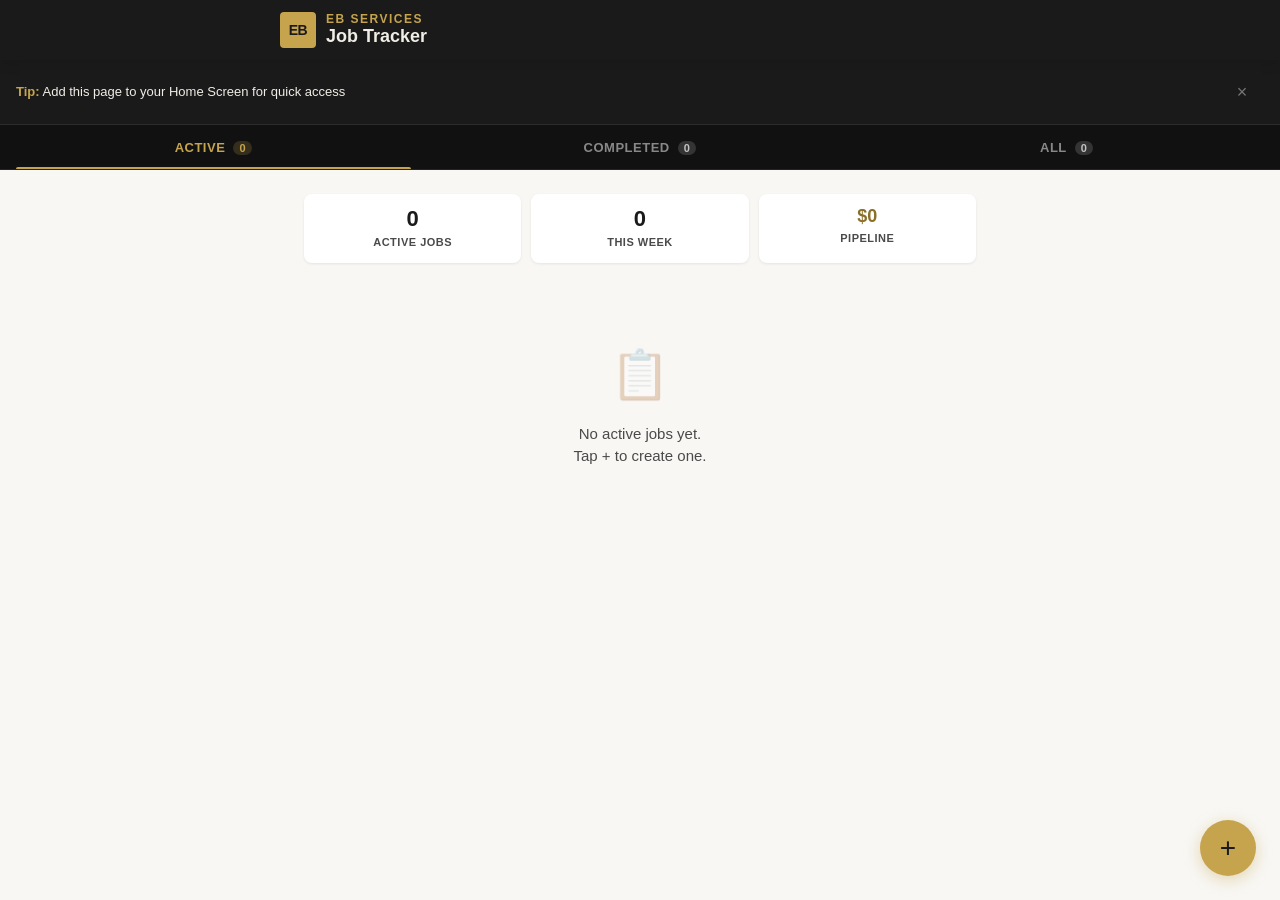
<file: jobs.html>
<!DOCTYPE html>
<html lang="en">
<head>
  <meta charset="UTF-8">
  <meta name="viewport" content="width=device-width, initial-scale=1.0, user-scalable=no">
  <meta name="robots" content="noindex, nofollow">
  <title>Job Tracker — EB Services</title>
  <style>
/* ============================================================
   EB Services Job Tracker
   Mobile-first, self-contained, offline-capable
   ============================================================ */

:root {
  --color-primary: #1A1A1A;
  --color-primary-dark: #111111;
  --color-primary-light: #2A2A2A;
  --color-secondary: #2A2A2A;
  --color-accent: #C6A44E;
  --color-accent-hover: #A88A3D;
  --color-accent-light: #D4B65A;
  --color-accent-on-light: #8B7028;
  --color-text: #1A1A1A;
  --color-text-light: #F0EDE6;
  --color-text-muted: #4A4A4A;
  --color-bg: #FFFFFF;
  --color-bg-alt: #F8F7F4;
  --color-border: #E5E0D5;
  --color-border-light: #F0EDE6;
  --color-success: #28A745;
  --color-error: #DC3545;
  --color-warning: #F0AD4E;

  --font-stack: -apple-system, BlinkMacSystemFont, 'Segoe UI', Roboto, 'Helvetica Neue', Arial, sans-serif;
  --shadow-sm: 0 1px 3px rgba(0, 0, 0, 0.08);
  --shadow-md: 0 4px 12px rgba(0, 0, 0, 0.1);
  --shadow-lg: 0 8px 30px rgba(0, 0, 0, 0.12);
  --radius-sm: 4px;
  --radius-md: 8px;
  --radius-lg: 12px;
  --transition-fast: 0.2s ease;
}

/* --- Screen-reader-only utility --- */
.sr-only {
  position: absolute;
  width: 1px;
  height: 1px;
  padding: 0;
  margin: -1px;
  overflow: hidden;
  clip: rect(0, 0, 0, 0);
  white-space: nowrap;
  border: 0;
}

/* --- Reset --- */
*, *::before, *::after { box-sizing: border-box; margin: 0; padding: 0; }
html { font-size: 16px; -webkit-text-size-adjust: 100%; }
body {
  font-family: var(--font-stack);
  color: var(--color-text);
  background: var(--color-bg-alt);
  line-height: 1.5;
  -webkit-font-smoothing: antialiased;
  min-height: 100vh;
  min-height: 100dvh;
}

/* --- App Header --- */
.app-header {
  background: var(--color-primary);
  color: var(--color-text-light);
  padding: 12px 16px;
  position: sticky;
  top: 0;
  z-index: 100;
  box-shadow: var(--shadow-md);
}
.app-header__inner {
  max-width: 720px;
  margin: 0 auto;
  display: flex;
  align-items: center;
  justify-content: space-between;
}
.app-header__brand {
  display: flex;
  align-items: center;
  gap: 10px;
}
.app-header__logo {
  width: 36px;
  height: 36px;
  background: var(--color-accent);
  color: var(--color-primary);
  border-radius: var(--radius-sm);
  display: flex;
  align-items: center;
  justify-content: center;
  font-weight: 800;
  font-size: 14px;
  letter-spacing: -0.5px;
  flex-shrink: 0;
}
.app-header__title {
  display: flex;
  flex-direction: column;
  line-height: 1.2;
}
.app-header__company {
  font-size: 12px;
  color: var(--color-accent);
  text-transform: uppercase;
  letter-spacing: 1.5px;
  font-weight: 600;
}
.app-header__page {
  font-size: 18px;
  font-weight: 700;
  margin: 0;
  line-height: 1.2;
}

/* --- View Tabs --- */
.view-tabs {
  background: var(--color-primary-dark);
  display: flex;
  border-bottom: 1px solid rgba(255,255,255,0.08);
}
.view-tabs__tab {
  flex: 1;
  padding: 10px 16px;
  min-height: 44px;
  text-align: center;
  color: rgba(255,255,255,0.5);
  font-size: 13px;
  font-weight: 600;
  letter-spacing: 0.5px;
  text-transform: uppercase;
  cursor: pointer;
  border: none;
  background: none;
  font-family: inherit;
  transition: all var(--transition-fast);
  position: relative;
}
.view-tabs__tab--active {
  color: var(--color-accent);
}
.view-tabs__tab--active::after {
  content: '';
  position: absolute;
  bottom: 0;
  left: 16px;
  right: 16px;
  height: 2px;
  background: var(--color-accent);
  border-radius: 2px 2px 0 0;
}
.view-tabs__tab:hover:not(.view-tabs__tab--active) {
  color: rgba(255,255,255,0.7);
}
.view-tabs__count {
  display: inline-block;
  background: rgba(255,255,255,0.15);
  color: rgba(255,255,255,0.7);
  font-size: 11px;
  font-weight: 700;
  padding: 1px 6px;
  border-radius: 10px;
  margin-left: 4px;
  min-width: 18px;
  text-align: center;
}
.view-tabs__tab--active .view-tabs__count {
  background: rgba(198, 164, 78, 0.2);
  color: var(--color-accent);
}

/* --- Views --- */
.view { display: none; }
.view--active { display: block; }

/* --- Main Content --- */
.main {
  max-width: 720px;
  margin: 0 auto;
  padding: 16px 16px 120px;
}

/* --- Dashboard Stats --- */
.stats-bar {
  display: grid;
  grid-template-columns: 1fr 1fr 1fr;
  gap: 10px;
  margin-bottom: 16px;
}
.stat-card {
  background: var(--color-bg);
  border-radius: var(--radius-md);
  box-shadow: var(--shadow-sm);
  padding: 12px;
  text-align: center;
}
.stat-card__value {
  font-size: 22px;
  font-weight: 800;
  color: var(--color-primary);
  line-height: 1.2;
}
.stat-card__value--money {
  font-size: 18px;
  color: var(--color-accent-on-light);
}
.stat-card__label {
  font-size: 11px;
  font-weight: 600;
  text-transform: uppercase;
  letter-spacing: 0.5px;
  color: var(--color-text-muted);
  margin-top: 2px;
}

/* --- Search & Filter Bar --- */
.filter-bar {
  display: flex;
  gap: 8px;
  margin-bottom: 12px;
}
.filter-bar__search {
  flex: 1;
  padding: 10px 12px;
  font-size: 16px;
  font-family: inherit;
  color: var(--color-text);
  background: var(--color-bg);
  border: 1.5px solid var(--color-border);
  border-radius: var(--radius-sm);
  transition: border-color var(--transition-fast), box-shadow var(--transition-fast);
  -webkit-appearance: none;
  appearance: none;
}
.filter-bar__search:focus {
  outline: none;
  border-color: var(--color-accent);
  box-shadow: 0 0 0 3px rgba(198, 164, 78, 0.15);
}
.filter-bar__select {
  padding: 10px 32px 10px 12px;
  font-size: 16px;
  font-family: inherit;
  color: var(--color-text);
  background: var(--color-bg);
  border: 1.5px solid var(--color-border);
  border-radius: var(--radius-sm);
  -webkit-appearance: none;
  appearance: none;
  background-image: url("data:image/svg+xml,%3Csvg xmlns='http://www.w3.org/2000/svg' width='12' height='8' viewBox='0 0 12 8'%3E%3Cpath d='M1 1l5 5 5-5' stroke='%235A5A5A' stroke-width='2' fill='none' stroke-linecap='round' stroke-linejoin='round'/%3E%3C/svg%3E");
  background-repeat: no-repeat;
  background-position: right 10px center;
  cursor: pointer;
  transition: border-color var(--transition-fast);
}
.filter-bar__select:focus {
  outline: none;
  border-color: var(--color-accent);
}

/* --- Job Cards --- */
.job-card {
  background: var(--color-bg);
  border-radius: var(--radius-md);
  box-shadow: var(--shadow-sm);
  margin-bottom: 10px;
  padding: 14px 16px;
  cursor: pointer;
  transition: box-shadow var(--transition-fast), border-color var(--transition-fast);
  border: 1px solid transparent;
  position: relative;
}
.job-card:hover, .job-card:active {
  box-shadow: var(--shadow-md);
  border-color: var(--color-accent);
}
.job-card__top {
  display: flex;
  align-items: center;
  justify-content: space-between;
  gap: 8px;
  margin-bottom: 6px;
}
.job-card__client {
  font-size: 16px;
  font-weight: 700;
  color: var(--color-primary);
  flex: 1;
  min-width: 0;
  white-space: nowrap;
  overflow: hidden;
  text-overflow: ellipsis;
}
.job-card__badges {
  display: flex;
  gap: 6px;
  flex-shrink: 0;
}
.job-card__middle {
  display: flex;
  align-items: center;
  gap: 8px;
  margin-bottom: 4px;
}
.job-card__address {
  font-size: 13px;
  color: var(--color-text-muted);
  flex: 1;
  min-width: 0;
  white-space: nowrap;
  overflow: hidden;
  text-overflow: ellipsis;
}
.job-card__bottom {
  display: flex;
  align-items: center;
  justify-content: space-between;
  gap: 8px;
}
.job-card__date {
  font-size: 13px;
  color: var(--color-text-muted);
}
.job-card__value {
  font-size: 14px;
  font-weight: 700;
  color: var(--color-accent-on-light);
  font-variant-numeric: tabular-nums;
}
.job-card__actions {
  display: flex;
  gap: 4px;
  flex-shrink: 0;
}
.job-card__action-btn {
  width: 44px;
  height: 44px;
  border-radius: 50%;
  border: 1px solid var(--color-border);
  background: var(--color-bg);
  color: var(--color-text-muted);
  font-size: 16px;
  cursor: pointer;
  display: flex;
  align-items: center;
  justify-content: center;
  transition: all var(--transition-fast);
  font-family: inherit;
  line-height: 1;
  padding: 0;
  text-decoration: none;
}
.job-card__action-btn:hover, .job-card__action-btn:active {
  border-color: var(--color-accent);
  background: rgba(198, 164, 78, 0.08);
  color: var(--color-accent-on-light);
}

/* --- Badges --- */
.badge {
  display: inline-block;
  font-size: 11px;
  font-weight: 700;
  text-transform: uppercase;
  letter-spacing: 0.3px;
  padding: 2px 8px;
  border-radius: 10px;
  white-space: nowrap;
  line-height: 1.4;
}
.badge--type {
  background: var(--color-bg-alt);
  color: var(--color-text-muted);
  border: 1px solid var(--color-border-light);
}
.badge--lead {
  background: #E9ECEF;
  color: #6C757D;
}
.badge--quoted {
  background: #D6E9F8;
  color: #1A73B5;
}
.badge--scheduled {
  background: rgba(198, 164, 78, 0.15);
  color: var(--color-accent-on-light);
}
.badge--in-progress {
  background: #FFF3CD;
  color: #856404;
}
.badge--completed {
  background: #D4EDDA;
  color: #155724;
}
.badge--cancelled {
  background: #F8D7DA;
  color: #721C24;
}

/* Status badge clickable */
.badge--status {
  cursor: pointer;
  transition: opacity var(--transition-fast);
  position: relative;
  min-height: 44px;
  display: inline-flex;
  align-items: center;
}
.badge--status:hover {
  opacity: 0.8;
}

/* --- Status Dropdown --- */
.status-dropdown {
  position: absolute;
  top: 100%;
  right: 0;
  z-index: 50;
  background: var(--color-bg);
  border: 1px solid var(--color-border);
  border-radius: var(--radius-md);
  box-shadow: var(--shadow-lg);
  padding: 4px;
  min-width: 140px;
  display: none;
}
.status-dropdown--open {
  display: block;
}
.status-dropdown__item {
  display: block;
  width: 100%;
  padding: 8px 12px;
  border: none;
  background: none;
  font-family: inherit;
  font-size: 13px;
  font-weight: 600;
  text-align: left;
  cursor: pointer;
  border-radius: var(--radius-sm);
  transition: background var(--transition-fast);
}
.status-dropdown__item:hover {
  background: var(--color-bg-alt);
}

/* --- Empty State --- */
.empty-state {
  text-align: center;
  padding: 60px 20px;
  color: var(--color-text-muted);
}
.empty-state__icon {
  font-size: 48px;
  margin-bottom: 12px;
  opacity: 0.3;
}
.empty-state__text {
  font-size: 15px;
}

/* --- FAB (Floating Action Button) --- */
.fab {
  position: fixed;
  bottom: 24px;
  right: 24px;
  bottom: max(24px, calc(env(safe-area-inset-bottom) + 16px));
  width: 56px;
  height: 56px;
  border-radius: 50%;
  background: var(--color-accent);
  color: var(--color-primary);
  border: none;
  font-size: 28px;
  font-weight: 300;
  cursor: pointer;
  box-shadow: 0 4px 16px rgba(198, 164, 78, 0.4);
  display: flex;
  align-items: center;
  justify-content: center;
  z-index: 90;
  transition: transform var(--transition-fast), box-shadow var(--transition-fast);
  font-family: inherit;
  line-height: 1;
}
.fab:hover, .fab:active {
  transform: scale(1.08);
  box-shadow: 0 6px 24px rgba(198, 164, 78, 0.5);
}

/* --- Editor Panel (slide-up overlay) --- */
.editor-overlay {
  position: fixed;
  top: 0;
  left: 0;
  right: 0;
  bottom: 0;
  z-index: 200;
  display: flex;
  flex-direction: column;
  pointer-events: none;
  visibility: hidden;
}
.editor-overlay--active {
  pointer-events: auto;
  visibility: visible;
}
.editor-backdrop {
  position: absolute;
  top: 0; left: 0; right: 0; bottom: 0;
  background: rgba(0,0,0,0);
  transition: background 0.3s ease;
}
.editor-overlay--active .editor-backdrop {
  background: rgba(0,0,0,0.5);
}
.editor-panel {
  position: absolute;
  bottom: 0;
  left: 0;
  right: 0;
  max-height: 95vh;
  max-height: 95dvh;
  background: var(--color-bg);
  border-radius: var(--radius-lg) var(--radius-lg) 0 0;
  overflow-y: auto;
  -webkit-overflow-scrolling: touch;
  transform: translateY(100%);
  transition: transform 0.3s ease;
  box-shadow: 0 -8px 40px rgba(0,0,0,0.2);
}
.editor-overlay--active .editor-panel {
  transform: translateY(0);
}
.editor-panel__header {
  position: sticky;
  top: 0;
  z-index: 10;
  background: var(--color-primary);
  color: var(--color-text-light);
  padding: 14px 16px;
  display: flex;
  align-items: center;
  justify-content: space-between;
  border-radius: var(--radius-lg) var(--radius-lg) 0 0;
}
.editor-panel__title {
  font-size: 16px;
  font-weight: 700;
}
.editor-panel__close {
  background: none;
  border: none;
  color: rgba(255,255,255,0.6);
  font-size: 24px;
  cursor: pointer;
  padding: 4px 8px;
  min-width: 44px;
  min-height: 44px;
  display: flex;
  align-items: center;
  justify-content: center;
  line-height: 1;
  font-family: inherit;
  transition: color var(--transition-fast);
}
.editor-panel__close:hover {
  color: rgba(255,255,255,1);
}
.editor-panel__body {
  padding: 16px;
  max-width: 720px;
  margin: 0 auto;
  width: 100%;
}
.editor-panel__footer {
  position: sticky;
  bottom: 0;
  background: var(--color-bg);
  border-top: 1px solid var(--color-border-light);
  padding: 12px 16px;
  padding-bottom: max(12px, env(safe-area-inset-bottom));
  display: flex;
  gap: 8px;
}
.editor-panel__footer .action-btn {
  flex: 1;
}

/* --- Sections in Editor --- */
.section {
  background: var(--color-bg);
  border-radius: var(--radius-md);
  margin-bottom: 12px;
  overflow: hidden;
}
.section__header {
  display: flex;
  align-items: center;
  justify-content: space-between;
  padding: 12px 0;
  cursor: pointer;
  user-select: none;
  -webkit-user-select: none;
  border-bottom: 1px solid var(--color-border-light);
}
.section__title {
  font-size: 13px;
  font-weight: 700;
  text-transform: uppercase;
  letter-spacing: 0.8px;
  color: var(--color-secondary);
  margin: 0;
  line-height: inherit;
}
.section__chevron {
  font-size: 12px;
  color: var(--color-text-muted);
  transition: transform var(--transition-fast);
}
.section--collapsed .section__chevron {
  transform: rotate(-90deg);
}
.section--collapsed .section__body {
  display: none;
}
.section__body {
  padding: 12px 0;
}

/* --- Form Fields --- */
.field {
  margin-bottom: 12px;
}
.field:last-child {
  margin-bottom: 0;
}
.field__label {
  display: block;
  font-size: 12px;
  font-weight: 600;
  text-transform: uppercase;
  letter-spacing: 0.5px;
  color: var(--color-text-muted);
  margin-bottom: 4px;
}
.field__input,
.field__select,
.field__textarea {
  width: 100%;
  padding: 10px 12px;
  font-size: 16px; /* Prevents iOS zoom */
  font-family: inherit;
  color: var(--color-text);
  background: var(--color-bg);
  border: 1.5px solid var(--color-border);
  border-radius: var(--radius-sm);
  transition: border-color var(--transition-fast), box-shadow var(--transition-fast);
  -webkit-appearance: none;
  appearance: none;
  min-height: 44px;
}
.field__input:focus,
.field__select:focus,
.field__textarea:focus {
  outline: none;
  border-color: var(--color-accent);
  box-shadow: 0 0 0 3px rgba(198, 164, 78, 0.15);
}
.field__input--error,
.field__select--error {
  border-color: var(--color-error);
  box-shadow: 0 0 0 3px rgba(220, 53, 69, 0.1);
}
.field__select {
  background-image: url("data:image/svg+xml,%3Csvg xmlns='http://www.w3.org/2000/svg' width='12' height='8' viewBox='0 0 12 8'%3E%3Cpath d='M1 1l5 5 5-5' stroke='%235A5A5A' stroke-width='2' fill='none' stroke-linecap='round' stroke-linejoin='round'/%3E%3C/svg%3E");
  background-repeat: no-repeat;
  background-position: right 12px center;
  padding-right: 36px;
}
.field__textarea {
  resize: vertical;
  min-height: 80px;
}
.field__row {
  display: grid;
  gap: 12px;
}
.field__row--2 { grid-template-columns: 1fr 1fr; }
.field__row--3 { grid-template-columns: 2fr 1fr 1fr; }

/* --- Action Buttons --- */
.action-btn {
  padding: 12px 16px;
  border-radius: var(--radius-sm);
  font-size: 14px;
  font-weight: 600;
  cursor: pointer;
  transition: all var(--transition-fast);
  border: none;
  font-family: inherit;
  display: flex;
  align-items: center;
  justify-content: center;
  gap: 6px;
  min-height: 44px;
}
.action-btn--save {
  background: var(--color-accent);
  color: var(--color-primary);
}
.action-btn--save:hover, .action-btn--save:active {
  background: var(--color-accent-hover);
}
.action-btn--delete {
  background: none;
  color: var(--color-error);
  border: 1.5px solid var(--color-error);
}
.action-btn--delete:hover, .action-btn--delete:active {
  background: var(--color-error);
  color: #fff;
}
.action-btn--cancel {
  background: var(--color-bg-alt);
  color: var(--color-text-muted);
  border: 1.5px solid var(--color-border);
}
.action-btn--cancel:hover, .action-btn--cancel:active {
  background: var(--color-border-light);
}

/* --- Linked Item Badge --- */
.linked-badge {
  display: inline-flex;
  align-items: center;
  gap: 4px;
  font-size: 12px;
  font-weight: 600;
  color: var(--color-accent-on-light);
  background: rgba(198, 164, 78, 0.1);
  padding: 2px 8px;
  border-radius: 10px;
  margin-top: 4px;
}

/* --- Toast --- */
.toast {
  position: fixed;
  bottom: 80px;
  left: 50%;
  transform: translateX(-50%) translateY(20px);
  background: var(--color-primary);
  color: var(--color-text-light);
  padding: 10px 20px;
  border-radius: var(--radius-md);
  font-size: 14px;
  font-weight: 500;
  box-shadow: var(--shadow-lg);
  z-index: 300;
  opacity: 0;
  pointer-events: none;
  transition: all 0.3s ease;
  white-space: nowrap;
}
.toast--visible {
  opacity: 1;
  transform: translateX(-50%) translateY(0);
  pointer-events: auto;
}
.toast--success {
  border-left: 4px solid var(--color-success);
}
.toast--error {
  border-left: 4px solid var(--color-error);
}

/* --- Homescreen Hint --- */
.homescreen-hint {
  background: var(--color-primary);
  color: var(--color-text-light);
  padding: 10px 16px;
  font-size: 13px;
  display: flex;
  align-items: center;
  justify-content: space-between;
  gap: 12px;
  border-bottom: 1px solid rgba(255,255,255,0.08);
}
.homescreen-hint__text {
  flex: 1;
  line-height: 1.4;
}
.homescreen-hint__text strong {
  color: var(--color-accent);
  font-weight: 600;
}
.homescreen-hint__dismiss {
  background: none;
  border: none;
  color: rgba(255,255,255,0.4);
  font-size: 18px;
  cursor: pointer;
  padding: 4px 8px;
  min-width: 44px;
  min-height: 44px;
  display: flex;
  align-items: center;
  justify-content: center;
  line-height: 1;
  flex-shrink: 0;
  font-family: inherit;
  transition: color var(--transition-fast);
}
.homescreen-hint__dismiss:hover,
.homescreen-hint__dismiss:active {
  color: rgba(255,255,255,0.8);
}

/* --- Backup Bar --- */
.backup-bar {
  display: flex;
  gap: 8px;
  margin-bottom: 12px;
}
.backup-btn {
  flex: 1;
  padding: 10px 12px;
  border-radius: var(--radius-sm);
  font-size: 13px;
  font-weight: 600;
  cursor: pointer;
  transition: all var(--transition-fast);
  border: 1.5px solid var(--color-border);
  font-family: inherit;
  display: flex;
  align-items: center;
  justify-content: center;
  gap: 6px;
  background: var(--color-bg);
  color: var(--color-text);
  min-height: 44px;
}
.backup-btn:hover, .backup-btn:active {
  border-color: var(--color-accent);
  background: rgba(198, 164, 78, 0.05);
}
.backup-btn__icon {
  font-size: 15px;
  line-height: 1;
}

/* --- Validation shake --- */
@keyframes shake {
  0%, 100% { transform: translateX(0); }
  20%, 60% { transform: translateX(-4px); }
  40%, 80% { transform: translateX(4px); }
}
.shake {
  animation: shake 0.4s ease;
}

/* --- Responsive --- */
@media (max-width: 480px) {
  .stats-bar {
    grid-template-columns: 1fr 1fr;
  }
  .stats-bar .stat-card:last-child {
    grid-column: 1 / -1;
  }
  .field__row--3 {
    grid-template-columns: 1fr 1fr;
  }
  .field__row--3 > :first-child {
    grid-column: 1 / -1;
  }
  .filter-bar {
    flex-wrap: wrap;
  }
  .filter-bar__search {
    min-width: 100%;
  }
  .filter-bar__select {
    flex: 1;
  }
}

@media (min-width: 600px) {
  .main { padding: 24px 24px 120px; }
  .editor-panel__body { padding: 20px; }
  .editor-panel {
    max-width: 600px;
    left: 50%;
    transform: translateX(-50%) translateY(100%);
    border-radius: var(--radius-lg) var(--radius-lg) 0 0;
  }
  .editor-overlay--active .editor-panel {
    transform: translateX(-50%) translateY(0);
  }
}

/* --- Print --- */
@media print {
  .app-header, .view-tabs, .fab, .toast, .homescreen-hint, .editor-overlay, .backup-bar, .filter-bar, .job-card__actions { display: none !important; }
}
  </style>
</head>
<body>

  <!-- ===== APP HEADER ===== -->
  <header class="app-header">
    <div class="app-header__inner">
      <div class="app-header__brand">
        <div class="app-header__logo">EB</div>
        <div class="app-header__title">
          <span class="app-header__company">EB Services</span>
          <h1 class="app-header__page">Job Tracker</h1>
        </div>
      </div>
    </div>
  </header>

  <!-- ===== HOMESCREEN HINT ===== -->
  <div class="homescreen-hint" id="homescreen-hint" style="display:none;">
    <span class="homescreen-hint__text"><strong>Tip:</strong> Add this page to your Home Screen for quick access</span>
    <button class="homescreen-hint__dismiss" id="homescreen-hint-dismiss" type="button" title="Dismiss">&times;</button>
  </div>

  <!-- ===== VIEW TABS ===== -->
  <nav class="view-tabs" role="tablist">
    <button class="view-tabs__tab view-tabs__tab--active" role="tab" data-view="active" aria-selected="true">Active <span class="view-tabs__count" id="count-active">0</span></button>
    <button class="view-tabs__tab" role="tab" data-view="completed" aria-selected="false">Completed <span class="view-tabs__count" id="count-completed">0</span></button>
    <button class="view-tabs__tab" role="tab" data-view="all" aria-selected="false">All <span class="view-tabs__count" id="count-all">0</span></button>
  </nav>

  <!-- ===== ACTIVE VIEW ===== -->
  <div id="view-active" class="view view--active">
    <div class="main">
      <div class="stats-bar" id="stats-bar">
        <div class="stat-card">
          <div class="stat-card__value" id="stat-active">0</div>
          <div class="stat-card__label">Active Jobs</div>
        </div>
        <div class="stat-card">
          <div class="stat-card__value" id="stat-week">0</div>
          <div class="stat-card__label">This Week</div>
        </div>
        <div class="stat-card">
          <div class="stat-card__value stat-card__value--money" id="stat-pipeline">$0</div>
          <div class="stat-card__label">Pipeline</div>
        </div>
      </div>
      <div id="active-list"></div>
    </div>
  </div>

  <!-- ===== COMPLETED VIEW ===== -->
  <div id="view-completed" class="view">
    <div class="main">
      <div id="completed-list"></div>
    </div>
  </div>

  <!-- ===== ALL VIEW ===== -->
  <div id="view-all" class="view">
    <div class="main">
      <div class="filter-bar">
        <label for="search-input" class="sr-only">Search jobs by client name</label>
        <input type="text" class="filter-bar__search" id="search-input" placeholder="Search client name..." autocomplete="off">
        <label for="filter-status" class="sr-only">Filter by job status</label>
        <select class="filter-bar__select" id="filter-status">
          <option value="">All Statuses</option>
          <option value="lead">Lead</option>
          <option value="quoted">Quoted</option>
          <option value="scheduled">Scheduled</option>
          <option value="in-progress">In Progress</option>
          <option value="completed">Completed</option>
          <option value="cancelled">Cancelled</option>
        </select>
      </div>
      <div class="backup-bar">
        <button class="backup-btn" id="btn-export" type="button">
          <span class="backup-btn__icon">&#11015;</span>
          <span>Download Backup</span>
        </button>
        <button class="backup-btn" id="btn-import" type="button">
          <span class="backup-btn__icon">&#11014;</span>
          <span>Restore Backup</span>
        </button>
        <input type="file" id="import-file" accept=".json" aria-label="Import backup file" style="display:none;">
      </div>
      <div id="all-list"></div>
    </div>
  </div>

  <!-- ===== FAB ===== -->
  <button class="fab" id="fab-new" type="button" title="New Job" aria-label="New Job">+</button>

  <!-- ===== EDITOR OVERLAY ===== -->
  <div class="editor-overlay" id="editor-overlay">
    <div class="editor-backdrop" id="editor-backdrop"></div>
    <div class="editor-panel">
      <div class="editor-panel__header">
        <span class="editor-panel__title" id="editor-title">New Job</span>
        <button class="editor-panel__close" id="editor-close" type="button" title="Close">&times;</button>
      </div>
      <div class="editor-panel__body">

        <!-- Client Info -->
        <div class="section">
          <div class="section__header" data-collapse>
            <h2 class="section__title">Client Info</h2>
            <span class="section__chevron">&#9660;</span>
          </div>
          <div class="section__body">
            <div class="field">
              <label class="field__label" for="job-client-name">Client Name *</label>
              <input class="field__input" type="text" id="job-client-name" placeholder="Full name" autocomplete="name" data-required>
            </div>
            <div class="field__row field__row--2">
              <div class="field">
                <label class="field__label" for="job-client-phone">Phone</label>
                <input class="field__input" type="tel" id="job-client-phone" placeholder="(555) 123-4567" autocomplete="tel">
              </div>
              <div class="field">
                <label class="field__label" for="job-client-email">Email</label>
                <input class="field__input" type="email" id="job-client-email" placeholder="client@email.com" autocomplete="email">
              </div>
            </div>
          </div>
        </div>

        <!-- Location -->
        <div class="section">
          <div class="section__header" data-collapse>
            <h2 class="section__title">Location</h2>
            <span class="section__chevron">&#9660;</span>
          </div>
          <div class="section__body">
            <div class="field">
              <label class="field__label" for="job-address">Street Address</label>
              <input class="field__input" type="text" id="job-address" placeholder="123 Main St" autocomplete="street-address">
            </div>
            <div class="field__row field__row--3">
              <div class="field">
                <label class="field__label" for="job-city">City</label>
                <input class="field__input" type="text" id="job-city" placeholder="City" autocomplete="address-level2">
              </div>
              <div class="field">
                <label class="field__label" for="job-state">State</label>
                <input class="field__input" type="text" id="job-state" placeholder="TX" maxlength="2" autocomplete="address-level1" style="text-transform:uppercase;">
              </div>
              <div class="field">
                <label class="field__label" for="job-zip">ZIP</label>
                <input class="field__input" type="text" id="job-zip" placeholder="78701" maxlength="10" autocomplete="postal-code" inputmode="numeric">
              </div>
            </div>
          </div>
        </div>

        <!-- Job Details -->
        <div class="section">
          <div class="section__header" data-collapse>
            <h2 class="section__title">Job Details</h2>
            <span class="section__chevron">&#9660;</span>
          </div>
          <div class="section__body">
            <div class="field__row field__row--2">
              <div class="field">
                <label class="field__label" for="job-project-type">Project Type</label>
                <select class="field__select" id="job-project-type">
                  <option value="">Select type...</option>
                  <option value="Handyman Services">Handyman Services</option>
                  <option value="Bathroom Remodel">Bathroom Remodel</option>
                  <option value="Kitchen Remodel">Kitchen Remodel</option>
                  <option value="Home Improvement">Home Improvement</option>
                  <option value="Other">Other</option>
                </select>
              </div>
              <div class="field">
                <label class="field__label" for="job-status">Status</label>
                <select class="field__select" id="job-status">
                  <option value="lead">Lead</option>
                  <option value="quoted">Quoted</option>
                  <option value="scheduled">Scheduled</option>
                  <option value="in-progress">In Progress</option>
                  <option value="completed">Completed</option>
                  <option value="cancelled">Cancelled</option>
                </select>
              </div>
            </div>
            <div class="field__row field__row--2">
              <div class="field">
                <label class="field__label" for="job-start-date">Start Date</label>
                <input class="field__input" type="date" id="job-start-date">
              </div>
              <div class="field">
                <label class="field__label" for="job-end-date">End Date</label>
                <input class="field__input" type="date" id="job-end-date">
              </div>
            </div>
            <div class="field">
              <label class="field__label" for="job-description">Description / Scope</label>
              <textarea class="field__textarea" id="job-description" rows="3" placeholder="Describe the scope of work..."></textarea>
            </div>
            <div class="field">
              <label class="field__label" for="job-notes">Internal Notes</label>
              <textarea class="field__textarea" id="job-notes" rows="2" placeholder="e.g., Client prefers morning appointments..."></textarea>
            </div>
          </div>
        </div>

        <!-- Linked Items -->
        <div class="section">
          <div class="section__header" data-collapse>
            <h2 class="section__title">Linked Items</h2>
            <span class="section__chevron">&#9660;</span>
          </div>
          <div class="section__body">
            <div class="field">
              <label class="field__label" for="job-linked-estimate">Linked Estimate</label>
              <select class="field__select" id="job-linked-estimate">
                <option value="">None</option>
              </select>
            </div>
            <div class="field">
              <label class="field__label" for="job-linked-invoice">Linked Invoice</label>
              <select class="field__select" id="job-linked-invoice">
                <option value="">None</option>
              </select>
            </div>
          </div>
        </div>

      </div>
      <div class="editor-panel__footer">
        <button class="action-btn action-btn--cancel" id="editor-cancel" type="button">Cancel</button>
        <button class="action-btn action-btn--delete" id="editor-delete" type="button" style="display:none;">Delete</button>
        <button class="action-btn action-btn--save" id="editor-save" type="button">Save Job</button>
      </div>
    </div>
  </div>

  <!-- ===== TOAST ===== -->
  <div class="toast" id="toast"></div>

<script>
/* ============================================================
   EB Services Job Tracker — Application Logic
   ============================================================ */
(function() {
  'use strict';

  // ---- DOM Helpers ----
  const $ = (sel) => document.querySelector(sel);
  const $$ = (sel) => document.querySelectorAll(sel);

  // ---- Status Config ----
  const STATUSES = [
    { value: 'lead',        label: 'Lead',        cssClass: 'badge--lead',        active: true },
    { value: 'quoted',      label: 'Quoted',       cssClass: 'badge--quoted',      active: true },
    { value: 'scheduled',   label: 'Scheduled',    cssClass: 'badge--scheduled',   active: true },
    { value: 'in-progress', label: 'In Progress',  cssClass: 'badge--in-progress', active: true },
    { value: 'completed',   label: 'Completed',    cssClass: 'badge--completed',   active: false },
    { value: 'cancelled',   label: 'Cancelled',    cssClass: 'badge--cancelled',   active: false }
  ];

  const STATUS_MAP = {};
  STATUSES.forEach(s => { STATUS_MAP[s.value] = s; });

  const ACTIVE_STATUSES = STATUSES.filter(s => s.active).map(s => s.value);

  // ---- Currency Formatting ----
  const fmt = (n) => {
    const num = parseFloat(n) || 0;
    return new Intl.NumberFormat('en-US', { style: 'currency', currency: 'USD' }).format(num);
  };
  const fmtShort = (n) => {
    const num = parseFloat(n) || 0;
    if (num >= 1000) return '$' + (num / 1000).toFixed(1).replace(/\.0$/, '') + 'k';
    return '$' + Math.round(num);
  };

  // ---- Toast ----
  let toastTimer = null;
  function toast(message, type = 'success') {
    const el = $('#toast');
    el.textContent = message;
    el.className = 'toast toast--visible toast--' + type;
    clearTimeout(toastTimer);
    toastTimer = setTimeout(() => { el.className = 'toast'; }, 2500);
  }

  // ---- LocalStorage Helpers ----
  function getJobs() {
    try { return JSON.parse(localStorage.getItem('eb_jobs')) || []; }
    catch { return []; }
  }
  function saveJobs(list) {
    localStorage.setItem('eb_jobs', JSON.stringify(list));
  }
  function getCounter() {
    try { return JSON.parse(localStorage.getItem('eb_job_counter')) || {}; }
    catch { return {}; }
  }
  function saveCounter(counter) {
    localStorage.setItem('eb_job_counter', JSON.stringify(counter));
  }
  function getEstimates() {
    try { return JSON.parse(localStorage.getItem('eb_estimates')) || []; }
    catch { return []; }
  }
  function getInvoices() {
    try { return JSON.parse(localStorage.getItem('eb_invoices')) || []; }
    catch { return []; }
  }

  // ---- Job ID Generation ----
  function generateJobId() {
    const counter = getCounter();
    const dateKey = todayStr();
    const count = (counter[dateKey] || 0) + 1;
    counter[dateKey] = count;
    saveCounter(counter);
    const num = String(count).padStart(3, '0');
    const datePart = dateKey.replace(/-/g, '');
    return 'JOB-' + datePart + '-' + num;
  }

  function todayStr() {
    const d = new Date();
    return d.getFullYear() + '-' +
      String(d.getMonth() + 1).padStart(2, '0') + '-' +
      String(d.getDate()).padStart(2, '0');
  }

  // ---- Utility ----
  function escHtml(str) {
    if (!str) return '';
    const div = document.createElement('div');
    div.textContent = str;
    return div.innerHTML;
  }
  function escAttr(str) {
    return (str || '').replace(/"/g, '&quot;').replace(/'/g, '&#39;');
  }
  function formatDisplayDate(dateStr) {
    if (!dateStr) return '';
    const parts = dateStr.split('-');
    if (parts.length !== 3) return dateStr;
    const months = ['Jan','Feb','Mar','Apr','May','Jun','Jul','Aug','Sep','Oct','Nov','Dec'];
    const m = parseInt(parts[1], 10) - 1;
    const d = parseInt(parts[2], 10);
    return months[m] + ' ' + d + ', ' + parts[0];
  }
  function formatShortDate(dateStr) {
    if (!dateStr) return '';
    const parts = dateStr.split('-');
    if (parts.length !== 3) return dateStr;
    return parseInt(parts[1], 10) + '/' + parseInt(parts[2], 10);
  }

  // ---- Job Value ----
  function getJobValue(job) {
    if (job.value && job.value > 0) return job.value;
    // Try to pull from linked estimate
    if (job.linkedEstimate) {
      const est = getEstimates().find(e => e.id === job.linkedEstimate);
      if (est && est.items) {
        const subtotal = est.items.reduce((s, i) => s + ((i.quantity || 0) * (i.unitPrice || 0)), 0);
        const tax = est.taxEnabled ? subtotal * ((est.taxRate || 0) / 100) : 0;
        return subtotal + tax;
      }
    }
    // Try linked invoice
    if (job.linkedInvoice) {
      const inv = getInvoices().find(i => i.id === job.linkedInvoice);
      if (inv) {
        // Try common invoice total fields
        if (inv.total) return inv.total;
        if (inv.items) {
          const subtotal = inv.items.reduce((s, i) => s + ((i.quantity || 0) * (i.unitPrice || 0)), 0);
          const tax = inv.taxEnabled ? subtotal * ((inv.taxRate || 0) / 100) : 0;
          return subtotal + tax;
        }
      }
    }
    return 0;
  }

  // ---- Week Check ----
  function isThisWeek(dateStr) {
    if (!dateStr) return false;
    const d = new Date(dateStr + 'T00:00:00');
    const now = new Date();
    // Get start of this week (Sunday)
    const startOfWeek = new Date(now);
    startOfWeek.setDate(now.getDate() - now.getDay());
    startOfWeek.setHours(0, 0, 0, 0);
    // End of this week (Saturday)
    const endOfWeek = new Date(startOfWeek);
    endOfWeek.setDate(startOfWeek.getDate() + 6);
    endOfWeek.setHours(23, 59, 59, 999);
    return d >= startOfWeek && d <= endOfWeek;
  }

  // ---- Address String ----
  function buildAddressString(job) {
    const parts = [];
    if (job.client.address) parts.push(job.client.address);
    const csz = [job.client.city, job.client.state].filter(Boolean).join(', ');
    if (csz) parts.push(csz);
    return parts.join(', ') || '';
  }

  // ---- Date Range String ----
  function buildDateString(job) {
    if (!job.startDate && !job.endDate) return '';
    if (job.startDate && job.endDate && job.startDate !== job.endDate) {
      return formatShortDate(job.startDate) + ' - ' + formatShortDate(job.endDate);
    }
    return formatDisplayDate(job.startDate || job.endDate);
  }

  // ---- Type Short Label ----
  function typeShortLabel(projectType) {
    if (!projectType) return '';
    const map = {
      'Handyman Services': 'Handyman',
      'Bathroom Remodel': 'Bathroom',
      'Kitchen Remodel': 'Kitchen',
      'Home Improvement': 'Home Imp.',
      'Other': 'Other'
    };
    return map[projectType] || projectType;
  }

  // ---- Render Job Card ----
  function renderJobCard(job) {
    const status = STATUS_MAP[job.status] || STATUS_MAP['lead'];
    const address = buildAddressString(job);
    const dateStr = buildDateString(job);
    const value = getJobValue(job);
    const phone = job.client.phone;

    let actionsHtml = '';
    if (phone) {
      const cleanPhone = phone.replace(/\D/g, '');
      actionsHtml += `<a class="job-card__action-btn" href="tel:${cleanPhone}" title="Call" onclick="event.stopPropagation();">&#128222;</a>`;
      actionsHtml += `<a class="job-card__action-btn" href="sms:${cleanPhone}" title="Text" onclick="event.stopPropagation();">&#128172;</a>`;
    }

    return `
      <div class="job-card" data-job-id="${escAttr(job.id)}">
        <div class="job-card__top">
          <span class="job-card__client">${escHtml(job.client.name || 'No Name')}</span>
          <div class="job-card__badges">
            ${job.projectType ? `<span class="badge badge--type">${escHtml(typeShortLabel(job.projectType))}</span>` : ''}
            <span class="badge badge--status ${status.cssClass}" data-status-toggle="${escAttr(job.id)}" title="Click to change status">${escHtml(status.label)}</span>
            <div class="status-dropdown" id="sd-${escAttr(job.id)}">
              ${STATUSES.map(s => `<button class="status-dropdown__item" data-set-status="${s.value}" data-for-job="${escAttr(job.id)}">${s.label}</button>`).join('')}
            </div>
          </div>
        </div>
        ${address ? `<div class="job-card__middle"><span class="job-card__address">${escHtml(address)}</span></div>` : ''}
        <div class="job-card__bottom">
          <span class="job-card__date">${escHtml(dateStr)}</span>
          <div style="display:flex;align-items:center;gap:8px;">
            ${value > 0 ? `<span class="job-card__value">${fmt(value)}</span>` : ''}
            <div class="job-card__actions">${actionsHtml}</div>
          </div>
        </div>
        ${job.linkedEstimate ? `<span class="linked-badge">&#128196; Est: ${escHtml(job.linkedEstimate)}</span>` : ''}
        ${job.linkedInvoice ? `<span class="linked-badge">&#128203; Inv: ${escHtml(job.linkedInvoice)}</span>` : ''}
      </div>`;
  }

  // ---- Render Lists ----
  function renderActiveList() {
    const jobs = getJobs();
    const active = jobs.filter(j => ACTIVE_STATUSES.includes(j.status));
    // Sort by scheduled date (nearest first), no-date at the end
    active.sort((a, b) => {
      const da = a.startDate || '9999';
      const db = b.startDate || '9999';
      return da.localeCompare(db);
    });

    const container = $('#active-list');
    if (!active.length) {
      container.innerHTML = `<div class="empty-state"><div class="empty-state__icon">&#128203;</div><div class="empty-state__text">No active jobs yet.<br>Tap + to create one.</div></div>`;
    } else {
      container.innerHTML = active.map(renderJobCard).join('');
    }

    // Stats
    const scheduledThisWeek = active.filter(j =>
      (j.status === 'scheduled' || j.status === 'in-progress') && isThisWeek(j.startDate)
    ).length;
    const pipeline = active
      .filter(j => ['quoted','scheduled','in-progress'].includes(j.status))
      .reduce((sum, j) => sum + getJobValue(j), 0);

    $('#stat-active').textContent = active.length;
    $('#stat-week').textContent = scheduledThisWeek;
    $('#stat-pipeline').textContent = fmtShort(pipeline);

    attachCardListeners(container);
  }

  function renderCompletedList() {
    const jobs = getJobs();
    const completed = jobs.filter(j => j.status === 'completed');
    // Most recent first
    completed.sort((a, b) => {
      const da = a.endDate || a.startDate || a.updated || '';
      const db = b.endDate || b.startDate || b.updated || '';
      return db.localeCompare(da);
    });

    const container = $('#completed-list');
    if (!completed.length) {
      container.innerHTML = `<div class="empty-state"><div class="empty-state__icon">&#9989;</div><div class="empty-state__text">No completed jobs yet.</div></div>`;
    } else {
      container.innerHTML = completed.map(renderJobCard).join('');
    }
    attachCardListeners(container);
  }

  function renderAllList() {
    const jobs = getJobs();
    const search = ($('#search-input').value || '').trim().toLowerCase();
    const statusFilter = $('#filter-status').value;

    let filtered = jobs;
    if (search) {
      filtered = filtered.filter(j => (j.client.name || '').toLowerCase().includes(search));
    }
    if (statusFilter) {
      filtered = filtered.filter(j => j.status === statusFilter);
    }

    // Sort by updated descending
    filtered.sort((a, b) => (b.updated || '').localeCompare(a.updated || ''));

    const container = $('#all-list');
    if (!filtered.length) {
      const msg = (search || statusFilter) ? 'No jobs match your filters.' : 'No jobs yet. Tap + to create one.';
      container.innerHTML = `<div class="empty-state"><div class="empty-state__icon">&#128270;</div><div class="empty-state__text">${msg}</div></div>`;
    } else {
      container.innerHTML = filtered.map(renderJobCard).join('');
    }
    attachCardListeners(container);
  }

  function refreshCurrentView() {
    const activeTab = document.querySelector('.view-tabs__tab--active');
    const view = activeTab ? activeTab.dataset.view : 'active';
    if (view === 'active') renderActiveList();
    else if (view === 'completed') renderCompletedList();
    else renderAllList();
    updateTabCounts();
  }

  function updateTabCounts() {
    const jobs = getJobs();
    const activeCount = jobs.filter(j => ACTIVE_STATUSES.includes(j.status)).length;
    const completedCount = jobs.filter(j => j.status === 'completed').length;
    $('#count-active').textContent = activeCount;
    $('#count-completed').textContent = completedCount;
    $('#count-all').textContent = jobs.length;
  }

  // ---- Card Event Listeners ----
  function attachCardListeners(container) {
    // Card click -> open editor
    container.querySelectorAll('.job-card').forEach(card => {
      card.addEventListener('click', (e) => {
        // Don't open editor if clicking status badge, action button, or dropdown
        if (e.target.closest('[data-status-toggle]') || e.target.closest('.status-dropdown') || e.target.closest('.job-card__action-btn')) return;
        openEditor(card.dataset.jobId);
      });
    });

    // Status badge click -> show dropdown
    container.querySelectorAll('[data-status-toggle]').forEach(badge => {
      badge.addEventListener('click', (e) => {
        e.stopPropagation();
        const jobId = badge.dataset.statusToggle;
        const dropdown = container.querySelector('#sd-' + CSS.escape(jobId));
        // Close all other dropdowns
        container.querySelectorAll('.status-dropdown--open').forEach(d => {
          if (d !== dropdown) d.classList.remove('status-dropdown--open');
        });
        dropdown.classList.toggle('status-dropdown--open');
      });
    });

    // Status dropdown item click
    container.querySelectorAll('[data-set-status]').forEach(btn => {
      btn.addEventListener('click', (e) => {
        e.stopPropagation();
        const jobId = btn.dataset.forJob;
        const newStatus = btn.dataset.setStatus;
        quickChangeStatus(jobId, newStatus);
      });
    });
  }

  // Close dropdowns on outside click
  document.addEventListener('click', () => {
    document.querySelectorAll('.status-dropdown--open').forEach(d => {
      d.classList.remove('status-dropdown--open');
    });
  });

  // ---- Quick Status Change ----
  function quickChangeStatus(jobId, newStatus) {
    const jobs = getJobs();
    const job = jobs.find(j => j.id === jobId);
    if (!job) return;
    job.status = newStatus;
    job.updated = new Date().toISOString();
    saveJobs(jobs);
    refreshCurrentView();
    toast('Status: ' + (STATUS_MAP[newStatus] || {}).label);
  }

  // ---- Editor State ----
  let editingJobId = null;

  function openEditor(jobId) {
    editingJobId = jobId || null;
    const overlay = $('#editor-overlay');

    // Populate linked item dropdowns
    populateLinkedDropdowns();

    if (editingJobId) {
      // Editing existing
      const jobs = getJobs();
      const job = jobs.find(j => j.id === editingJobId);
      if (!job) return;
      $('#editor-title').textContent = 'Edit Job';
      $('#editor-delete').style.display = '';
      populateEditorForm(job);
    } else {
      // New job
      $('#editor-title').textContent = 'New Job';
      $('#editor-delete').style.display = 'none';
      clearEditorForm();
    }

    overlay.classList.add('editor-overlay--active');
    document.body.style.overflow = 'hidden';

    // Focus first field after animation
    setTimeout(() => { $('#job-client-name').focus(); }, 350);
  }

  function closeEditor() {
    const overlay = $('#editor-overlay');
    overlay.classList.remove('editor-overlay--active');
    document.body.style.overflow = '';
    editingJobId = null;
  }

  function populateLinkedDropdowns() {
    // Estimates
    const estSelect = $('#job-linked-estimate');
    const estimates = getEstimates();
    estSelect.innerHTML = '<option value="">None</option>';
    estimates.forEach(est => {
      const clientName = est.client?.name ? ' - ' + est.client.name : '';
      const total = (est.items || []).reduce((s, i) => s + ((i.quantity || 0) * (i.unitPrice || 0)), 0);
      estSelect.innerHTML += `<option value="${escAttr(est.id)}">${escHtml(est.id)}${escHtml(clientName)} (${fmt(total)})</option>`;
    });

    // Invoices
    const invSelect = $('#job-linked-invoice');
    const invoices = getInvoices();
    invSelect.innerHTML = '<option value="">None</option>';
    invoices.forEach(inv => {
      const clientName = inv.client?.name ? ' - ' + inv.client.name : '';
      let total = 0;
      if (inv.total) total = inv.total;
      else if (inv.items) total = inv.items.reduce((s, i) => s + ((i.quantity || 0) * (i.unitPrice || 0)), 0);
      invSelect.innerHTML += `<option value="${escAttr(inv.id)}">${escHtml(inv.id)}${escHtml(clientName)} (${fmt(total)})</option>`;
    });
  }

  function clearEditorForm() {
    $('#job-client-name').value = '';
    $('#job-client-phone').value = '';
    $('#job-client-email').value = '';
    $('#job-address').value = '';
    $('#job-city').value = '';
    $('#job-state').value = '';
    $('#job-zip').value = '';
    $('#job-project-type').value = '';
    $('#job-status').value = 'lead';
    $('#job-start-date').value = '';
    $('#job-end-date').value = '';
    $('#job-description').value = '';
    $('#job-notes').value = '';
    $('#job-linked-estimate').value = '';
    $('#job-linked-invoice').value = '';

    // Clear validation
    $$('.field__input--error, .field__select--error').forEach(el => {
      el.classList.remove('field__input--error', 'field__select--error');
    });
  }

  function populateEditorForm(job) {
    $('#job-client-name').value = job.client.name || '';
    $('#job-client-phone').value = job.client.phone || '';
    $('#job-client-email').value = job.client.email || '';
    $('#job-address').value = job.client.address || '';
    $('#job-city').value = job.client.city || '';
    $('#job-state').value = job.client.state || '';
    $('#job-zip').value = job.client.zip || '';
    $('#job-project-type').value = job.projectType || '';
    $('#job-status').value = job.status || 'lead';
    $('#job-start-date').value = job.startDate || '';
    $('#job-end-date').value = job.endDate || '';
    $('#job-description').value = job.description || '';
    $('#job-notes').value = job.notes || '';
    $('#job-linked-estimate').value = job.linkedEstimate || '';
    $('#job-linked-invoice').value = job.linkedInvoice || '';

    // Clear validation
    $$('.field__input--error, .field__select--error').forEach(el => {
      el.classList.remove('field__input--error', 'field__select--error');
    });
  }

  function gatherEditorData() {
    return {
      client: {
        name: $('#job-client-name').value.trim(),
        phone: $('#job-client-phone').value.trim(),
        email: $('#job-client-email').value.trim(),
        address: $('#job-address').value.trim(),
        city: $('#job-city').value.trim(),
        state: $('#job-state').value.trim().toUpperCase(),
        zip: $('#job-zip').value.trim()
      },
      projectType: $('#job-project-type').value,
      status: $('#job-status').value || 'lead',
      startDate: $('#job-start-date').value,
      endDate: $('#job-end-date').value,
      description: $('#job-description').value.trim(),
      notes: $('#job-notes').value.trim(),
      linkedEstimate: $('#job-linked-estimate').value || null,
      linkedInvoice: $('#job-linked-invoice').value || null
    };
  }

  function validateEditor() {
    let valid = true;
    // Clear previous
    $$('.field__input--error, .field__select--error').forEach(el => {
      el.classList.remove('field__input--error', 'field__select--error');
    });

    const required = $('#job-client-name');
    if (!required.value.trim()) {
      required.classList.add('field__input--error');
      required.classList.add('shake');
      setTimeout(() => required.classList.remove('shake'), 400);
      required.focus();
      valid = false;
    }

    return valid;
  }

  function saveJob() {
    if (!validateEditor()) {
      toast('Please fill in the client name', 'error');
      return;
    }

    const data = gatherEditorData();
    const now = new Date().toISOString();
    const jobs = getJobs();

    if (editingJobId) {
      // Update existing
      const idx = jobs.findIndex(j => j.id === editingJobId);
      if (idx >= 0) {
        jobs[idx] = {
          ...jobs[idx],
          ...data,
          value: getJobValue({ ...jobs[idx], ...data }),
          updated: now
        };
      }
    } else {
      // New job
      const newJob = {
        id: generateJobId(),
        ...data,
        value: 0,
        created: now,
        updated: now
      };
      newJob.value = getJobValue(newJob);
      jobs.unshift(newJob);
    }

    saveJobs(jobs);
    closeEditor();
    refreshCurrentView();
    toast(editingJobId ? 'Job updated' : 'Job created');
  }

  function deleteJob() {
    if (!editingJobId) return;
    if (!window.confirm('Delete this job? This cannot be undone.')) return;

    let jobs = getJobs();
    jobs = jobs.filter(j => j.id !== editingJobId);
    saveJobs(jobs);
    closeEditor();
    refreshCurrentView();
    toast('Job deleted');
  }

  // ---- Phone Formatting ----
  function setupPhoneFormatting() {
    const phone = $('#job-client-phone');
    phone.addEventListener('input', () => {
      let val = phone.value.replace(/\D/g, '');
      if (val.length > 10) val = val.slice(0, 10);
      if (val.length >= 7) {
        phone.value = '(' + val.slice(0, 3) + ') ' + val.slice(3, 6) + '-' + val.slice(6);
      } else if (val.length >= 4) {
        phone.value = '(' + val.slice(0, 3) + ') ' + val.slice(3);
      } else if (val.length > 0) {
        phone.value = '(' + val;
      }
    });
  }

  // ---- Collapsible Sections ----
  function setupCollapsible() {
    $$('[data-collapse]').forEach(header => {
      header.addEventListener('click', () => {
        header.closest('.section').classList.toggle('section--collapsed');
      });
    });
  }

  // ---- View Tabs ----
  function setupTabs() {
    $$('.view-tabs__tab').forEach(tab => {
      tab.addEventListener('click', () => {
        const view = tab.dataset.view;
        $$('.view-tabs__tab').forEach(t => {
          t.classList.toggle('view-tabs__tab--active', t === tab);
          t.setAttribute('aria-selected', t === tab ? 'true' : 'false');
        });
        $$('.view').forEach(v => v.classList.remove('view--active'));
        $('#view-' + view).classList.add('view--active');

        if (view === 'active') renderActiveList();
        else if (view === 'completed') renderCompletedList();
        else renderAllList();
      });
    });
  }

  // ---- Backup ----
  function setupBackup() {
    $('#btn-export').addEventListener('click', exportJobs);
    $('#btn-import').addEventListener('click', () => $('#import-file').click());
    $('#import-file').addEventListener('change', importJobs);
  }

  function exportJobs() {
    const jobs = getJobs();
    if (!jobs.length) {
      toast('No jobs to export', 'error');
      return;
    }
    const json = JSON.stringify(jobs, null, 2);
    const blob = new Blob([json], { type: 'application/json' });
    const url = URL.createObjectURL(blob);
    const a = document.createElement('a');
    a.href = url;
    a.download = 'eb-jobs-backup-' + todayStr() + '.json';
    document.body.appendChild(a);
    a.click();
    document.body.removeChild(a);
    URL.revokeObjectURL(url);
    toast('Backup downloaded');
  }

  function importJobs(e) {
    const file = e.target.files[0];
    if (!file) return;
    e.target.value = '';

    const reader = new FileReader();
    reader.onload = function(evt) {
      try {
        const data = JSON.parse(evt.target.result);
        if (!Array.isArray(data)) {
          toast('Invalid backup file — expected an array', 'error');
          return;
        }
        const valid = data.filter(item =>
          item && typeof item.id === 'string' && item.client && typeof item.client === 'object'
        );
        if (!valid.length) {
          toast('No valid jobs found in file', 'error');
          return;
        }

        const existing = getJobs();
        const existingMap = {};
        existing.forEach(j => { existingMap[j.id] = j; });

        let importedCount = 0;
        valid.forEach(j => {
          existingMap[j.id] = j;
          importedCount++;
        });

        const merged = Object.values(existingMap);
        merged.sort((a, b) => {
          const da = a.updated || a.created || '';
          const db = b.updated || b.created || '';
          return db.localeCompare(da);
        });

        saveJobs(merged);
        refreshCurrentView();
        toast(importedCount + ' job' + (importedCount !== 1 ? 's' : '') + ' imported');
      } catch {
        toast('Could not read file — invalid JSON', 'error');
      }
    };
    reader.readAsText(file);
  }

  // ---- Search / Filter ----
  function setupSearchFilter() {
    let searchTimeout;
    $('#search-input').addEventListener('input', () => {
      clearTimeout(searchTimeout);
      searchTimeout = setTimeout(renderAllList, 200);
    });
    $('#filter-status').addEventListener('change', renderAllList);
  }

  // ---- Homescreen Hint ----
  function setupHomescreenHint() {
    if (localStorage.getItem('eb_jobs_hint_dismissed')) return;
    const hint = $('#homescreen-hint');
    hint.style.display = '';
    $('#homescreen-hint-dismiss').addEventListener('click', () => {
      hint.style.display = 'none';
      localStorage.setItem('eb_jobs_hint_dismissed', '1');
    });
  }

  // ---- Initialize ----
  function init() {
    setupCollapsible();
    setupTabs();
    setupPhoneFormatting();
    setupBackup();
    setupSearchFilter();
    setupHomescreenHint();

    // FAB
    $('#fab-new').addEventListener('click', () => openEditor(null));

    // Editor buttons
    $('#editor-close').addEventListener('click', closeEditor);
    $('#editor-backdrop').addEventListener('click', closeEditor);
    $('#editor-cancel').addEventListener('click', closeEditor);
    $('#editor-save').addEventListener('click', saveJob);
    $('#editor-delete').addEventListener('click', deleteJob);

    // Initial render
    renderActiveList();
    updateTabCounts();
  }

  document.addEventListener('DOMContentLoaded', init);
})();
</script>
</body>
</html>
</file>
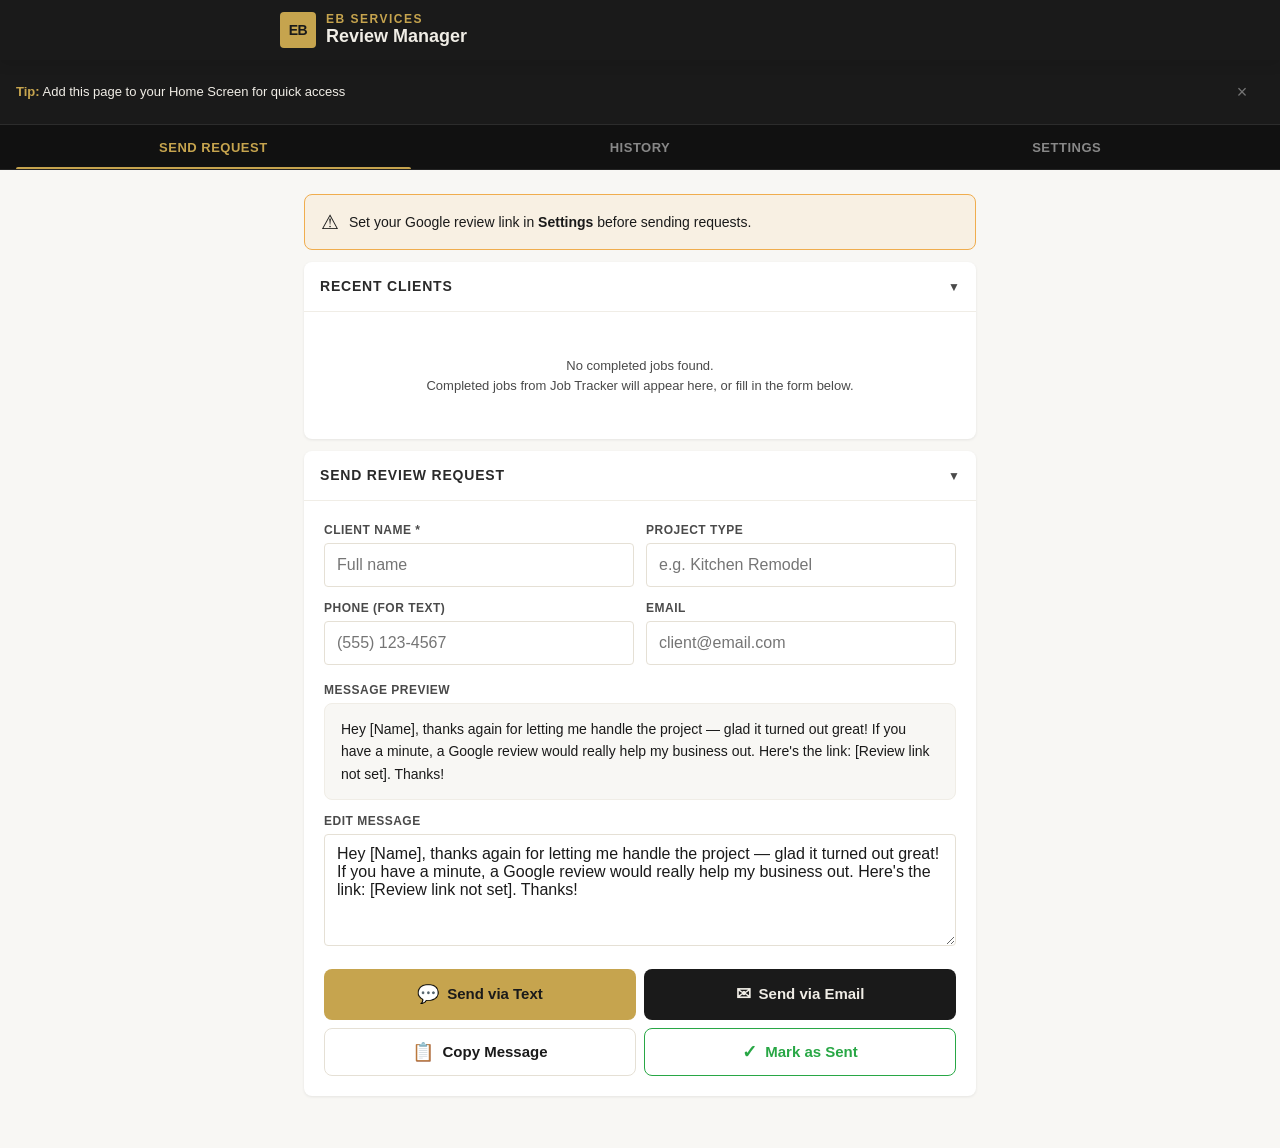
<file: reviews.html>
<!DOCTYPE html>
<html lang="en">
<head>
  <meta charset="UTF-8">
  <meta name="viewport" content="width=device-width, initial-scale=1.0, user-scalable=no, viewport-fit=cover">
  <meta name="robots" content="noindex, nofollow">
  <title>Review Manager — EB Services</title>
  <style>
/* ============================================================
   EB Services Review Manager
   Mobile-first, self-contained, offline-capable
   ============================================================ */

:root {
  --color-primary: #1A1A1A;
  --color-primary-dark: #111111;
  --color-primary-light: #2A2A2A;
  --color-secondary: #2A2A2A;
  --color-accent: #C6A44E;
  --color-accent-hover: #A88A3D;
  --color-accent-light: #D4B65A;
  --color-accent-on-light: #8B7028;
  --color-text: #1A1A1A;
  --color-text-light: #F0EDE6;
  --color-text-muted: #4A4A4A;
  --color-bg: #FFFFFF;
  --color-bg-alt: #F8F7F4;
  --color-border: #E5E0D5;
  --color-border-light: #F0EDE6;
  --color-success: #28A745;
  --color-error: #DC3545;
  --color-warning: #F0AD4E;

  --font-stack: -apple-system, BlinkMacSystemFont, 'Segoe UI', Roboto, 'Helvetica Neue', Arial, sans-serif;
  --shadow-sm: 0 1px 3px rgba(0, 0, 0, 0.08);
  --shadow-md: 0 4px 12px rgba(0, 0, 0, 0.1);
  --shadow-lg: 0 8px 30px rgba(0, 0, 0, 0.12);
  --radius-sm: 4px;
  --radius-md: 8px;
  --radius-lg: 12px;
  --transition-fast: 0.2s ease;
}

/* --- Reset --- */
*, *::before, *::after { box-sizing: border-box; margin: 0; padding: 0; }
html { font-size: 16px; -webkit-text-size-adjust: 100%; }
body {
  font-family: var(--font-stack);
  color: var(--color-text);
  background: var(--color-bg-alt);
  line-height: 1.5;
  -webkit-font-smoothing: antialiased;
  min-height: 100vh;
  min-height: 100dvh;
}

/* --- App Header --- */
.app-header {
  background: var(--color-primary);
  color: var(--color-text-light);
  padding: 12px 16px;
  position: sticky;
  top: 0;
  z-index: 100;
  box-shadow: var(--shadow-md);
}
.app-header__inner {
  max-width: 720px;
  margin: 0 auto;
  display: flex;
  align-items: center;
  justify-content: space-between;
}
.app-header__brand {
  display: flex;
  align-items: center;
  gap: 10px;
}
.app-header__logo {
  width: 36px;
  height: 36px;
  background: var(--color-accent);
  color: var(--color-primary);
  border-radius: var(--radius-sm);
  display: flex;
  align-items: center;
  justify-content: center;
  font-weight: 800;
  font-size: 14px;
  letter-spacing: -0.5px;
  flex-shrink: 0;
}
.app-header__title {
  display: flex;
  flex-direction: column;
  line-height: 1.2;
}
.app-header__company {
  font-size: 12px;
  color: var(--color-accent);
  text-transform: uppercase;
  letter-spacing: 1.5px;
  font-weight: 600;
}
.app-header__page {
  font-size: 18px;
  font-weight: 700;
  margin: 0;
  line-height: 1.2;
}

/* --- View Tabs --- */
.view-tabs {
  background: var(--color-primary-dark);
  display: flex;
  border-bottom: 1px solid rgba(255,255,255,0.08);
}
.view-tabs__tab {
  flex: 1;
  padding: 10px 16px;
  min-height: 44px;
  text-align: center;
  color: rgba(255,255,255,0.5);
  font-size: 13px;
  font-weight: 600;
  letter-spacing: 0.5px;
  text-transform: uppercase;
  cursor: pointer;
  border: none;
  background: none;
  font-family: inherit;
  transition: all var(--transition-fast);
  position: relative;
}
.view-tabs__tab--active {
  color: var(--color-accent);
}
.view-tabs__tab--active::after {
  content: '';
  position: absolute;
  bottom: 0;
  left: 16px;
  right: 16px;
  height: 2px;
  background: var(--color-accent);
  border-radius: 2px 2px 0 0;
}
.view-tabs__tab:hover:not(.view-tabs__tab--active) {
  color: rgba(255,255,255,0.7);
}

/* --- Views --- */
.view { display: none; }
.view--active { display: block; }

/* --- Main Content --- */
.main {
  max-width: 720px;
  margin: 0 auto;
  padding: 16px 16px 40px;
  padding-bottom: max(40px, env(safe-area-inset-bottom));
}

/* --- Sections --- */
.section {
  background: var(--color-bg);
  border-radius: var(--radius-md);
  box-shadow: var(--shadow-sm);
  margin-bottom: 12px;
  overflow: hidden;
}
.section__header {
  display: flex;
  align-items: center;
  justify-content: space-between;
  padding: 14px 16px;
  border-bottom: 1px solid var(--color-border-light);
  cursor: pointer;
  user-select: none;
  -webkit-user-select: none;
}
.section__title {
  font-size: 14px;
  font-weight: 700;
  text-transform: uppercase;
  letter-spacing: 0.8px;
  color: var(--color-secondary);
  margin: 0;
  line-height: inherit;
}
.section__chevron {
  font-size: 12px;
  color: var(--color-text-muted);
  transition: transform var(--transition-fast);
}
.section--collapsed .section__chevron {
  transform: rotate(-90deg);
}
.section--collapsed .section__body {
  display: none;
}
.section__body {
  padding: 16px;
}

/* --- Form Fields --- */
.field {
  margin-bottom: 12px;
}
.field:last-child {
  margin-bottom: 0;
}
.field__label {
  display: block;
  font-size: 12px;
  font-weight: 600;
  text-transform: uppercase;
  letter-spacing: 0.5px;
  color: var(--color-text-muted);
  margin-bottom: 4px;
}
.field__input,
.field__select,
.field__textarea {
  width: 100%;
  padding: 10px 12px;
  font-size: 16px; /* Prevents iOS zoom */
  font-family: inherit;
  color: var(--color-text);
  background: var(--color-bg);
  border: 1.5px solid var(--color-border);
  border-radius: var(--radius-sm);
  transition: border-color var(--transition-fast), box-shadow var(--transition-fast);
  -webkit-appearance: none;
  appearance: none;
  min-height: 44px;
}
.field__input:focus,
.field__select:focus,
.field__textarea:focus {
  outline: none;
  border-color: var(--color-accent);
  box-shadow: 0 0 0 3px rgba(198, 164, 78, 0.15);
}
.field__textarea {
  resize: vertical;
  min-height: 80px;
}
.field__row {
  display: grid;
  gap: 12px;
}
.field__row--2 { grid-template-columns: 1fr 1fr; }
.field__helper {
  font-size: 12px;
  color: var(--color-text-muted);
  margin-top: 4px;
  line-height: 1.4;
}

/* --- Client Cards --- */
.client-card {
  background: var(--color-bg);
  border-radius: var(--radius-md);
  box-shadow: var(--shadow-sm);
  margin-bottom: 8px;
  padding: 14px 16px;
  display: flex;
  align-items: center;
  justify-content: space-between;
  cursor: pointer;
  transition: box-shadow var(--transition-fast), border-color var(--transition-fast);
  border: 1px solid transparent;
}
.client-card:hover, .client-card:active {
  box-shadow: var(--shadow-md);
  border-color: var(--color-accent);
}
.client-card__info {
  flex: 1;
  min-width: 0;
}
.client-card__name {
  font-size: 15px;
  font-weight: 700;
  color: var(--color-primary);
}
.client-card__detail {
  font-size: 13px;
  color: var(--color-text-muted);
  white-space: nowrap;
  overflow: hidden;
  text-overflow: ellipsis;
}
.client-card__arrow {
  color: var(--color-accent);
  font-size: 18px;
  flex-shrink: 0;
  margin-left: 12px;
}
.client-card--sent {
  opacity: 0.5;
  pointer-events: none;
}
.client-card--sent .client-card__arrow {
  color: var(--color-success);
}

/* --- Send Buttons --- */
.send-buttons {
  display: grid;
  grid-template-columns: 1fr 1fr;
  gap: 8px;
  margin-top: 16px;
}
.send-btn {
  padding: 14px 12px;
  min-height: 44px;
  border-radius: var(--radius-md);
  font-size: 15px;
  font-weight: 600;
  cursor: pointer;
  transition: all var(--transition-fast);
  border: none;
  font-family: inherit;
  display: flex;
  align-items: center;
  justify-content: center;
  gap: 8px;
  text-decoration: none;
}
.send-btn--text {
  background: var(--color-accent);
  color: var(--color-primary);
}
.send-btn--text:hover, .send-btn--text:active {
  background: var(--color-accent-hover);
}
.send-btn--email {
  background: var(--color-primary);
  color: var(--color-text-light);
}
.send-btn--email:hover, .send-btn--email:active {
  background: var(--color-primary-light);
}
.send-btn--copy {
  background: var(--color-bg);
  color: var(--color-text);
  border: 1.5px solid var(--color-border);
}
.send-btn--copy:hover, .send-btn--copy:active {
  border-color: var(--color-accent);
  background: rgba(198, 164, 78, 0.05);
}
.send-btn--mark {
  background: var(--color-bg);
  color: var(--color-success);
  border: 1.5px solid var(--color-success);
}
.send-btn--mark:hover, .send-btn--mark:active {
  background: var(--color-success);
  color: #fff;
}
.send-btn__icon {
  font-size: 18px;
  line-height: 1;
}

/* --- Stats Bar --- */
.stats-bar {
  display: grid;
  grid-template-columns: 1fr 1fr 1fr;
  gap: 8px;
  margin-bottom: 16px;
}
.stat-card {
  background: var(--color-bg);
  border-radius: var(--radius-md);
  box-shadow: var(--shadow-sm);
  padding: 14px 12px;
  text-align: center;
}
.stat-card__value {
  font-size: 24px;
  font-weight: 800;
  color: var(--color-primary);
  line-height: 1.2;
}
.stat-card__value--accent {
  color: var(--color-accent-on-light);
}
.stat-card__label {
  font-size: 11px;
  font-weight: 600;
  text-transform: uppercase;
  letter-spacing: 0.5px;
  color: var(--color-text-muted);
  margin-top: 2px;
}

/* --- History Cards --- */
.history-card {
  background: var(--color-bg);
  border-radius: var(--radius-md);
  box-shadow: var(--shadow-sm);
  margin-bottom: 8px;
  padding: 14px 16px;
  min-height: 44px;
  display: flex;
  align-items: center;
  justify-content: space-between;
  cursor: pointer;
  transition: box-shadow var(--transition-fast), border-color var(--transition-fast);
  border: 1px solid transparent;
}
.history-card:hover, .history-card:active {
  box-shadow: var(--shadow-md);
  border-color: var(--color-border);
}
.history-card__info {
  flex: 1;
  min-width: 0;
}
.history-card__name {
  font-size: 15px;
  font-weight: 700;
  color: var(--color-primary);
}
.history-card__detail {
  font-size: 13px;
  color: var(--color-text-muted);
  white-space: nowrap;
  overflow: hidden;
  text-overflow: ellipsis;
}
.history-card__meta {
  display: flex;
  flex-direction: column;
  align-items: flex-end;
  gap: 4px;
  flex-shrink: 0;
  margin-left: 12px;
}
.history-card__method {
  font-size: 11px;
  font-weight: 600;
  text-transform: uppercase;
  letter-spacing: 0.5px;
  padding: 2px 8px;
  border-radius: 10px;
  background: var(--color-bg-alt);
  color: var(--color-text-muted);
}
.history-card__method--text { background: rgba(198, 164, 78, 0.15); color: var(--color-accent-on-light); }
.history-card__method--email { background: rgba(26, 26, 26, 0.08); color: var(--color-primary); }
.history-card__method--manual { background: rgba(90, 90, 90, 0.1); color: var(--color-text-muted); }
.history-card__status {
  font-size: 12px;
  font-weight: 600;
}
.history-card__status--sent { color: var(--color-text-muted); }
.history-card__status--reviewed { color: var(--color-success); }

/* --- Empty State --- */
.empty-state {
  text-align: center;
  padding: 60px 20px;
  color: var(--color-text-muted);
}
.empty-state__icon {
  font-size: 48px;
  margin-bottom: 12px;
  opacity: 0.3;
}
.empty-state__text {
  font-size: 15px;
}

/* --- Warning Banner --- */
.warning-banner {
  background: rgba(240, 173, 78, 0.1);
  border: 1px solid var(--color-warning);
  border-radius: var(--radius-md);
  padding: 12px 16px;
  margin-bottom: 12px;
  font-size: 14px;
  color: var(--color-text);
  display: flex;
  align-items: center;
  gap: 10px;
}
.warning-banner__icon {
  font-size: 20px;
  flex-shrink: 0;
}

/* --- Backup Buttons --- */
.backup-bar {
  display: flex;
  gap: 8px;
  margin-bottom: 16px;
}
.backup-btn {
  flex: 1;
  padding: 10px 12px;
  border-radius: var(--radius-sm);
  font-size: 13px;
  font-weight: 600;
  cursor: pointer;
  transition: all var(--transition-fast);
  border: 1.5px solid var(--color-border);
  font-family: inherit;
  display: flex;
  align-items: center;
  justify-content: center;
  gap: 6px;
  background: var(--color-bg);
  color: var(--color-text);
}
.backup-btn:hover, .backup-btn:active {
  border-color: var(--color-accent);
  background: rgba(198, 164, 78, 0.05);
}
.backup-btn__icon {
  font-size: 15px;
  line-height: 1;
}

/* --- Toast Notifications --- */
.toast {
  position: fixed;
  bottom: 40px;
  left: 50%;
  transform: translateX(-50%) translateY(20px);
  background: var(--color-primary);
  color: var(--color-text-light);
  padding: 10px 20px;
  border-radius: var(--radius-md);
  font-size: 14px;
  font-weight: 500;
  box-shadow: var(--shadow-lg);
  z-index: 300;
  opacity: 0;
  pointer-events: none;
  transition: all 0.3s ease;
  white-space: nowrap;
}
.toast--visible {
  opacity: 1;
  transform: translateX(-50%) translateY(0);
  pointer-events: auto;
}
.toast--success {
  border-left: 4px solid var(--color-success);
}
.toast--error {
  border-left: 4px solid var(--color-error);
}

/* --- Homescreen Hint Banner --- */
.homescreen-hint {
  background: var(--color-primary);
  color: var(--color-text-light);
  padding: 10px 16px;
  font-size: 13px;
  display: flex;
  align-items: center;
  justify-content: space-between;
  gap: 12px;
  border-bottom: 1px solid rgba(255,255,255,0.08);
}
.homescreen-hint__text {
  flex: 1;
  line-height: 1.4;
}
.homescreen-hint__text strong {
  color: var(--color-accent);
  font-weight: 600;
}
.homescreen-hint__dismiss {
  background: none;
  border: none;
  color: rgba(255,255,255,0.4);
  font-size: 18px;
  cursor: pointer;
  padding: 4px 8px;
  min-width: 44px;
  min-height: 44px;
  display: flex;
  align-items: center;
  justify-content: center;
  line-height: 1;
  flex-shrink: 0;
  font-family: inherit;
  transition: color var(--transition-fast);
}
.homescreen-hint__dismiss:hover,
.homescreen-hint__dismiss:active {
  color: rgba(255,255,255,0.8);
}

/* --- Message Preview --- */
.message-preview {
  background: var(--color-bg-alt);
  border: 1px solid var(--color-border-light);
  border-radius: var(--radius-md);
  padding: 14px 16px;
  font-size: 14px;
  line-height: 1.6;
  white-space: pre-wrap;
  word-wrap: break-word;
  max-height: 200px;
  overflow-y: auto;
  color: var(--color-text);
}

/* --- Template Editor --- */
.template-wrap {
  margin-bottom: 16px;
}
.template-wrap__label {
  display: block;
  font-size: 13px;
  font-weight: 700;
  color: var(--color-secondary);
  margin-bottom: 6px;
}
.template-wrap__hint {
  font-size: 12px;
  color: var(--color-text-muted);
  margin-bottom: 6px;
  line-height: 1.4;
}
.template-tokens {
  display: flex;
  flex-wrap: wrap;
  gap: 4px;
  margin-bottom: 8px;
}
.template-token {
  font-size: 11px;
  font-family: 'SFMono-Regular', Consolas, 'Liberation Mono', Menlo, monospace;
  background: rgba(198, 164, 78, 0.12);
  color: var(--color-accent-on-light);
  padding: 2px 8px;
  border-radius: 10px;
  font-weight: 600;
}

/* --- Reset Button --- */
.reset-btn {
  padding: 10px 16px;
  border-radius: var(--radius-sm);
  font-size: 13px;
  font-weight: 600;
  cursor: pointer;
  transition: all var(--transition-fast);
  border: 1.5px solid var(--color-error);
  font-family: inherit;
  background: none;
  color: var(--color-error);
  width: 100%;
  margin-top: 12px;
}
.reset-btn:hover, .reset-btn:active {
  background: var(--color-error);
  color: #fff;
}

/* --- Responsive --- */
@media (max-width: 480px) {
  .stats-bar {
    grid-template-columns: 1fr 1fr 1fr;
    gap: 6px;
  }
  .stat-card {
    padding: 10px 8px;
  }
  .stat-card__value {
    font-size: 20px;
  }
  .stat-card__label {
    font-size: 10px;
  }
  .send-buttons {
    grid-template-columns: 1fr 1fr;
  }
}

@media (min-width: 600px) {
  .main { padding: 24px 24px 40px; }
  .section__body { padding: 20px; }
}

/* --- Print: hide everything --- */
@media print {
  body { display: none; }
}
  </style>
</head>
<body>

  <!-- ===== APP HEADER ===== -->
  <header class="app-header">
    <div class="app-header__inner">
      <div class="app-header__brand">
        <div class="app-header__logo">EB</div>
        <div class="app-header__title">
          <span class="app-header__company">EB Services</span>
          <h1 class="app-header__page">Review Manager</h1>
        </div>
      </div>
    </div>
  </header>

  <!-- ===== HOMESCREEN HINT ===== -->
  <div class="homescreen-hint" id="homescreen-hint" style="display:none;">
    <span class="homescreen-hint__text"><strong>Tip:</strong> Add this page to your Home Screen for quick access</span>
    <button class="homescreen-hint__dismiss" id="homescreen-hint-dismiss" type="button" title="Dismiss">&times;</button>
  </div>

  <!-- ===== VIEW TABS ===== -->
  <nav class="view-tabs" role="tablist">
    <button class="view-tabs__tab view-tabs__tab--active" role="tab" data-view="send" aria-selected="true">Send Request</button>
    <button class="view-tabs__tab" role="tab" data-view="history" aria-selected="false">History</button>
    <button class="view-tabs__tab" role="tab" data-view="settings" aria-selected="false">Settings</button>
  </nav>

  <!-- ===== SEND REQUEST VIEW ===== -->
  <div id="view-send" class="view view--active">
    <div class="main">

      <!-- Review Link Warning -->
      <div class="warning-banner" id="review-link-warning" style="display:none;">
        <span class="warning-banner__icon">&#9888;</span>
        <span>Set your Google review link in <strong>Settings</strong> before sending requests.</span>
      </div>

      <!-- Recent Clients -->
      <div class="section" id="recent-clients-section">
        <div class="section__header" data-collapse>
          <h2 class="section__title">Recent Clients</h2>
          <span class="section__chevron">&#9660;</span>
        </div>
        <div class="section__body" id="recent-clients-body">
          <!-- Rendered by JS -->
        </div>
      </div>

      <!-- Send Form -->
      <div class="section">
        <div class="section__header" data-collapse>
          <h2 class="section__title">Send Review Request</h2>
          <span class="section__chevron">&#9660;</span>
        </div>
        <div class="section__body">
          <div class="field__row field__row--2">
            <div class="field">
              <label class="field__label" for="send-name">Client Name *</label>
              <input class="field__input" type="text" id="send-name" placeholder="Full name" autocomplete="name">
            </div>
            <div class="field">
              <label class="field__label" for="send-project">Project Type</label>
              <input class="field__input" type="text" id="send-project" placeholder="e.g. Kitchen Remodel">
            </div>
          </div>
          <div class="field__row field__row--2">
            <div class="field">
              <label class="field__label" for="send-phone">Phone (for text)</label>
              <input class="field__input" type="tel" id="send-phone" placeholder="(555) 123-4567" autocomplete="tel">
            </div>
            <div class="field">
              <label class="field__label" for="send-email">Email</label>
              <input class="field__input" type="email" id="send-email" placeholder="client@email.com" autocomplete="email">
            </div>
          </div>

          <div class="field" style="margin-top: 4px;">
            <label class="field__label">Message Preview</label>
            <div class="message-preview" id="message-preview"></div>
          </div>
          <div class="field">
            <label class="field__label" for="send-message">Edit Message</label>
            <textarea class="field__textarea" id="send-message" rows="5"></textarea>
          </div>

          <div class="send-buttons">
            <a class="send-btn send-btn--text" id="btn-send-text" href="#">
              <span class="send-btn__icon">&#128172;</span>
              <span>Send via Text</span>
            </a>
            <a class="send-btn send-btn--email" id="btn-send-email" href="#">
              <span class="send-btn__icon">&#9993;</span>
              <span>Send via Email</span>
            </a>
            <button class="send-btn send-btn--copy" id="btn-copy" type="button">
              <span class="send-btn__icon">&#128203;</span>
              <span>Copy Message</span>
            </button>
            <button class="send-btn send-btn--mark" id="btn-mark-sent" type="button">
              <span class="send-btn__icon">&#10003;</span>
              <span>Mark as Sent</span>
            </button>
          </div>
        </div>
      </div>

    </div>
  </div>

  <!-- ===== HISTORY VIEW ===== -->
  <div id="view-history" class="view">
    <div class="main">
      <div class="stats-bar" id="stats-bar">
        <!-- Rendered by JS -->
      </div>
      <div class="backup-bar">
        <button class="backup-btn" id="btn-export" type="button">
          <span class="backup-btn__icon">&#11015;</span>
          <span>Download Backup</span>
        </button>
        <button class="backup-btn" id="btn-import" type="button">
          <span class="backup-btn__icon">&#11014;</span>
          <span>Restore Backup</span>
        </button>
        <input type="file" id="import-file" accept=".json" aria-label="Import backup file" style="display:none;">
      </div>
      <div id="history-list">
        <!-- Rendered by JS -->
      </div>
    </div>
  </div>

  <!-- ===== SETTINGS VIEW ===== -->
  <div id="view-settings" class="view">
    <div class="main">

      <div class="section">
        <div class="section__header">
          <h2 class="section__title">Business Info</h2>
        </div>
        <div class="section__body">
          <div class="field">
            <label class="field__label" for="setting-review-link">Google Review Link *</label>
            <input class="field__input" type="url" id="setting-review-link" placeholder="https://g.page/r/...">
            <div class="field__helper">Find this in your Google Business Profile under "Ask for reviews"</div>
          </div>
          <div class="field">
            <label class="field__label" for="setting-phone">Business Phone</label>
            <input class="field__input" type="tel" id="setting-phone" placeholder="(555) 123-4567">
            <div class="field__helper">Used in the email signature</div>
          </div>
        </div>
      </div>

      <div class="section">
        <div class="section__header">
          <h2 class="section__title">Message Templates</h2>
        </div>
        <div class="section__body">

          <div class="template-wrap">
            <label class="template-wrap__label" for="setting-text-template">Text Message Template</label>
            <div class="template-tokens">
              <span class="template-token">{name}</span>
              <span class="template-token">{project}</span>
              <span class="template-token">{link}</span>
            </div>
            <textarea class="field__textarea" id="setting-text-template" rows="4"></textarea>
          </div>

          <div class="template-wrap">
            <label class="template-wrap__label" for="setting-email-subject">Email Subject Template</label>
            <div class="template-tokens">
              <span class="template-token">{name}</span>
              <span class="template-token">{project}</span>
            </div>
            <textarea class="field__textarea" id="setting-email-subject" rows="1" style="min-height:auto;"></textarea>
          </div>

          <div class="template-wrap">
            <label class="template-wrap__label" for="setting-email-template">Email Body Template</label>
            <div class="template-tokens">
              <span class="template-token">{name}</span>
              <span class="template-token">{project}</span>
              <span class="template-token">{link}</span>
              <span class="template-token">{phone}</span>
            </div>
            <textarea class="field__textarea" id="setting-email-template" rows="8"></textarea>
          </div>

          <button class="reset-btn" id="btn-reset-templates" type="button">Reset to Defaults</button>
        </div>
      </div>

    </div>
  </div>

  <!-- ===== TOAST ===== -->
  <div class="toast" id="toast"></div>

<script>
/* ============================================================
   EB Services Review Manager — Application Logic
   ============================================================ */
(function() {
  'use strict';

  // ---- Default Templates ----
  const DEFAULT_TEXT_TEMPLATE = `Hey {name}, thanks again for letting me handle the {project} — glad it turned out great! If you have a minute, a Google review would really help my business out. Here's the link: {link}. Thanks!`;

  const DEFAULT_EMAIL_SUBJECT = `Quick favor — would you leave us a review?`;

  const DEFAULT_EMAIL_TEMPLATE = `Hi {name},

Thanks again for choosing EB Services for your {project}. We're glad you're happy with the work!

If you have a moment, we'd really appreciate a Google review. It helps other homeowners find us and means a lot to a small business like ours.

{link}

Thanks so much,
EB Services
{phone}`;

  // ---- DOM References ----
  const $ = (sel) => document.querySelector(sel);
  const $$ = (sel) => document.querySelectorAll(sel);

  // ---- Toast ----
  let toastTimer = null;
  function toast(message, type = 'success') {
    const el = $('#toast');
    el.textContent = message;
    el.className = 'toast toast--visible toast--' + type;
    clearTimeout(toastTimer);
    toastTimer = setTimeout(() => { el.className = 'toast'; }, 2500);
  }

  // ---- LocalStorage Helpers ----
  function getRequests() {
    try {
      return JSON.parse(localStorage.getItem('eb_review_requests')) || [];
    } catch { return []; }
  }
  function saveRequests(list) {
    localStorage.setItem('eb_review_requests', JSON.stringify(list));
  }

  function getSettings() {
    try {
      const s = JSON.parse(localStorage.getItem('eb_review_settings'));
      if (s && typeof s === 'object') return s;
    } catch {}
    return {};
  }
  function saveSettings(settings) {
    localStorage.setItem('eb_review_settings', JSON.stringify(settings));
  }

  function getJobs() {
    try {
      return JSON.parse(localStorage.getItem('eb_jobs')) || [];
    } catch { return []; }
  }

  // ---- Settings with Defaults ----
  function getReviewLink() {
    return (getSettings().reviewLink || '').trim();
  }
  function getBusinessPhone() {
    return (getSettings().businessPhone || '').trim();
  }
  function getTextTemplate() {
    return getSettings().textTemplate || DEFAULT_TEXT_TEMPLATE;
  }
  function getEmailSubject() {
    return getSettings().emailSubject || DEFAULT_EMAIL_SUBJECT;
  }
  function getEmailTemplate() {
    return getSettings().emailTemplate || DEFAULT_EMAIL_TEMPLATE;
  }

  // ---- Date Helpers ----
  function todayStr() {
    const d = new Date();
    return d.getFullYear() + '-' +
      String(d.getMonth() + 1).padStart(2, '0') + '-' +
      String(d.getDate()).padStart(2, '0');
  }

  function formatShortDate(dateStr) {
    if (!dateStr) return '';
    const d = new Date(dateStr);
    if (isNaN(d)) return dateStr;
    return (d.getMonth() + 1) + '/' + d.getDate() + '/' + String(d.getFullYear()).slice(2);
  }

  function formatDisplayDate(dateStr) {
    if (!dateStr) return '';
    const d = new Date(dateStr);
    if (isNaN(d)) return dateStr;
    const months = ['Jan','Feb','Mar','Apr','May','Jun','Jul','Aug','Sep','Oct','Nov','Dec'];
    return months[d.getMonth()] + ' ' + d.getDate() + ', ' + d.getFullYear();
  }

  // ---- ID Generation ----
  function generateRequestId() {
    const date = todayStr().replace(/-/g, '');
    const requests = getRequests();
    const todayRequests = requests.filter(r => r.id && r.id.startsWith('REV-' + date));
    const num = String(todayRequests.length + 1).padStart(3, '0');
    return 'REV-' + date + '-' + num;
  }

  // ---- HTML Escaping ----
  function escHtml(str) {
    if (!str) return '';
    const div = document.createElement('div');
    div.textContent = str;
    return div.innerHTML;
  }

  // ---- Template Rendering ----
  function renderTemplate(template, data) {
    return template
      .replace(/\{name\}/g, data.name || '')
      .replace(/\{project\}/g, data.project || 'project')
      .replace(/\{link\}/g, data.link || '[Review link not set]')
      .replace(/\{phone\}/g, data.phone || '');
  }

  // ---- Phone Formatting ----
  function formatPhone(input) {
    input.addEventListener('input', () => {
      let val = input.value.replace(/\D/g, '');
      if (val.length > 10) val = val.slice(0, 10);
      if (val.length >= 7) {
        input.value = '(' + val.slice(0, 3) + ') ' + val.slice(3, 6) + '-' + val.slice(6);
      } else if (val.length >= 4) {
        input.value = '(' + val.slice(0, 3) + ') ' + val.slice(3);
      } else if (val.length > 0) {
        input.value = '(' + val;
      }
    });
  }

  // ---- Initialize ----
  function init() {
    setupCollapsible();
    setupTabs();
    setupPhoneFormatting();
    setupSendForm();
    setupSettings();
    setupBackup();
    setupHomescreenHint();
    renderRecentClients();
    checkReviewLinkWarning();
    updateMessagePreview();
  }

  // ---- Collapsible Sections ----
  function setupCollapsible() {
    $$('[data-collapse]').forEach(header => {
      header.addEventListener('click', () => {
        header.closest('.section').classList.toggle('section--collapsed');
      });
    });
  }

  // ---- View Tabs ----
  function setupTabs() {
    $$('.view-tabs__tab').forEach(tab => {
      tab.addEventListener('click', () => {
        const view = tab.dataset.view;
        $$('.view-tabs__tab').forEach(t => {
          t.classList.toggle('view-tabs__tab--active', t === tab);
          t.setAttribute('aria-selected', t === tab ? 'true' : 'false');
        });
        $$('.view').forEach(v => v.classList.remove('view--active'));
        $('#view-' + view).classList.add('view--active');

        if (view === 'history') renderHistory();
        if (view === 'settings') populateSettings();
      });
    });
  }

  // ---- Phone Formatting ----
  function setupPhoneFormatting() {
    formatPhone($('#send-phone'));
    formatPhone($('#setting-phone'));
  }

  // ---- Review Link Warning ----
  function checkReviewLinkWarning() {
    const link = getReviewLink();
    $('#review-link-warning').style.display = link ? 'none' : 'flex';
  }

  // ---- Recent Clients from eb_jobs ----
  function renderRecentClients() {
    const body = $('#recent-clients-body');
    const jobs = getJobs();
    const requests = getRequests();
    const sentJobIds = new Set(requests.map(r => r.jobId).filter(Boolean));

    // Filter to completed jobs — try common status fields
    const completedJobs = jobs.filter(j => {
      const status = (j.status || '').toLowerCase();
      return status === 'completed' || status === 'complete' || status === 'done' || status === 'finished';
    });

    if (!completedJobs.length) {
      body.innerHTML = `
        <div class="empty-state" style="padding: 24px 16px;">
          <div class="empty-state__text" style="font-size:13px; color:var(--color-text-muted);">
            No completed jobs found.<br>Completed jobs from Job Tracker will appear here, or fill in the form below.
          </div>
        </div>`;
      return;
    }

    // Sort by completion date, most recent first
    completedJobs.sort((a, b) => {
      const da = a.completedDate || a.completionDate || a.date || '';
      const db = b.completedDate || b.completionDate || b.date || '';
      return db.localeCompare(da);
    });

    // Show up to 10
    const display = completedJobs.slice(0, 10);

    body.innerHTML = display.map(job => {
      const name = job.clientName || job.client?.name || job.client || 'Unknown Client';
      const project = job.projectType || job.type || job.project || '';
      const dateStr = job.completedDate || job.completionDate || job.date || '';
      const isSent = sentJobIds.has(job.id);
      const sentClass = isSent ? ' client-card--sent' : '';
      const arrowText = isSent ? '&#10003;' : '&#8250;';

      return `
        <div class="client-card${sentClass}" data-job='${escHtml(JSON.stringify({
          id: job.id || null,
          name: name,
          phone: job.clientPhone || job.client?.phone || job.phone || '',
          email: job.clientEmail || job.client?.email || job.email || '',
          project: project
        }))}'>
          <div class="client-card__info">
            <div class="client-card__name">${escHtml(name)}</div>
            <div class="client-card__detail">${escHtml(project)}${dateStr ? ' &mdash; ' + formatShortDate(dateStr) : ''}</div>
          </div>
          <span class="client-card__arrow">${arrowText}</span>
        </div>`;
    }).join('');

    // Click handlers
    body.querySelectorAll('.client-card:not(.client-card--sent)').forEach(card => {
      card.addEventListener('click', () => {
        try {
          const data = JSON.parse(card.dataset.job);
          $('#send-name').value = data.name || '';
          $('#send-phone').value = data.phone || '';
          $('#send-email').value = data.email || '';
          $('#send-project').value = data.project || '';
          // Store job id for reference
          $('#btn-mark-sent').dataset.jobId = data.id || '';
          updateMessagePreview();
          // Scroll to form
          const formSection = document.querySelectorAll('.section')[1];
          if (formSection) {
            formSection.scrollIntoView({ behavior: 'smooth', block: 'start' });
          }
        } catch {}
      });
    });
  }

  // ---- Send Form ----
  function setupSendForm() {
    // Update preview when form fields change
    ['send-name', 'send-project'].forEach(id => {
      $('#' + id).addEventListener('input', updateMessagePreview);
    });

    // Manual message editing
    $('#send-message').addEventListener('input', () => {
      // When user edits message manually, update the preview
      $('#message-preview').textContent = $('#send-message').value;
    });

    // Send via text
    $('#btn-send-text').addEventListener('click', (e) => {
      e.preventDefault();
      const phone = $('#send-phone').value.replace(/\D/g, '');
      if (!phone) {
        toast('Enter a phone number to send via text', 'error');
        return;
      }
      if (!getReviewLink()) {
        toast('Set your review link in Settings first', 'error');
        return;
      }
      const message = $('#send-message').value;
      const smsUrl = 'sms:' + phone + '?&body=' + encodeURIComponent(message);
      window.location.href = smsUrl;
      // Log after a brief delay (user might cancel)
      logRequest('text');
    });

    // Send via email
    $('#btn-send-email').addEventListener('click', (e) => {
      e.preventDefault();
      const email = $('#send-email').value.trim();
      if (!email) {
        toast('Enter an email address to send via email', 'error');
        return;
      }
      if (!getReviewLink()) {
        toast('Set your review link in Settings first', 'error');
        return;
      }
      const name = $('#send-name').value.trim();
      const project = $('#send-project').value.trim() || 'project';
      const subject = renderTemplate(getEmailSubject(), { name, project });
      const body = renderTemplate(getEmailTemplate(), {
        name,
        project,
        link: getReviewLink(),
        phone: getBusinessPhone()
      });
      const mailtoUrl = 'mailto:' + encodeURIComponent(email) +
        '?subject=' + encodeURIComponent(subject) +
        '&body=' + encodeURIComponent(body);
      window.location.href = mailtoUrl;
      logRequest('email');
    });

    // Copy message
    $('#btn-copy').addEventListener('click', () => {
      const msg = $('#send-message').value;
      if (!msg.trim()) {
        toast('No message to copy', 'error');
        return;
      }
      copyToClipboard(msg);
    });

    // Mark as sent
    $('#btn-mark-sent').addEventListener('click', () => {
      if (!$('#send-name').value.trim()) {
        toast('Enter a client name first', 'error');
        return;
      }
      logRequest('manual');
      toast('Marked as sent');
    });
  }

  function updateMessagePreview() {
    const name = $('#send-name').value.trim() || '[Name]';
    const project = $('#send-project').value.trim() || 'project';
    const link = getReviewLink() || '[Review link not set]';

    const message = renderTemplate(getTextTemplate(), { name, project, link });
    $('#send-message').value = message;
    $('#message-preview').textContent = message;
  }

  function logRequest(method) {
    const name = $('#send-name').value.trim();
    if (!name) return;

    const request = {
      id: generateRequestId(),
      clientName: name,
      clientPhone: $('#send-phone').value.trim(),
      clientEmail: $('#send-email').value.trim(),
      projectType: $('#send-project').value.trim(),
      jobId: $('#btn-mark-sent').dataset.jobId || null,
      method: method,
      message: $('#send-message').value,
      status: 'sent',
      sentDate: new Date().toISOString(),
      reviewedDate: null
    };

    const requests = getRequests();
    requests.unshift(request);
    saveRequests(requests);

    // Refresh recent clients to show sent status
    renderRecentClients();

    // Clear form
    clearSendForm();
  }

  function clearSendForm() {
    $('#send-name').value = '';
    $('#send-phone').value = '';
    $('#send-email').value = '';
    $('#send-project').value = '';
    $('#btn-mark-sent').dataset.jobId = '';
    updateMessagePreview();
  }

  // ---- History ----
  function renderHistory() {
    const requests = getRequests();

    // Stats
    const totalSent = requests.length;
    const totalReviewed = requests.filter(r => r.status === 'reviewed').length;
    const rate = totalSent > 0 ? Math.round((totalReviewed / totalSent) * 100) : 0;

    $('#stats-bar').innerHTML = `
      <div class="stat-card">
        <div class="stat-card__value">${totalSent}</div>
        <div class="stat-card__label">Sent</div>
      </div>
      <div class="stat-card">
        <div class="stat-card__value">${totalReviewed}</div>
        <div class="stat-card__label">Reviewed</div>
      </div>
      <div class="stat-card">
        <div class="stat-card__value stat-card__value--accent">${rate}%</div>
        <div class="stat-card__label">Rate</div>
      </div>`;

    const list = $('#history-list');

    if (!requests.length) {
      list.innerHTML = `
        <div class="empty-state">
          <div class="empty-state__icon">&#11088;</div>
          <div class="empty-state__text">No review requests sent yet.<br>Send one from the Send Request tab.</div>
        </div>`;
      return;
    }

    list.innerHTML = requests.map(req => {
      const methodLabel = { text: 'Text', email: 'Email', manual: 'Manual' }[req.method] || req.method;
      const statusLabel = req.status === 'reviewed' ? 'Reviewed' : 'Sent';
      const statusClass = req.status === 'reviewed' ? 'reviewed' : 'sent';

      return `
        <div class="history-card" data-request-id="${escHtml(req.id)}">
          <div class="history-card__info">
            <div class="history-card__name">${escHtml(req.clientName)}</div>
            <div class="history-card__detail">${escHtml(req.projectType || 'No project type')} &mdash; ${formatShortDate(req.sentDate)}</div>
          </div>
          <div class="history-card__meta">
            <span class="history-card__method history-card__method--${req.method}">${methodLabel}</span>
            <span class="history-card__status history-card__status--${statusClass}">${statusLabel}</span>
          </div>
        </div>`;
    }).join('');

    // Tap to toggle reviewed
    list.querySelectorAll('.history-card').forEach(card => {
      card.addEventListener('click', () => {
        const reqId = card.dataset.requestId;
        toggleReviewed(reqId);
      });
    });
  }

  function toggleReviewed(reqId) {
    const requests = getRequests();
    const req = requests.find(r => r.id === reqId);
    if (!req) return;

    if (req.status === 'sent') {
      req.status = 'reviewed';
      req.reviewedDate = new Date().toISOString();
      toast('Marked as reviewed');
    } else {
      req.status = 'sent';
      req.reviewedDate = null;
      toast('Marked as sent');
    }

    saveRequests(requests);
    renderHistory();
  }

  // ---- Settings ----
  function populateSettings() {
    const s = getSettings();
    $('#setting-review-link').value = s.reviewLink || '';
    $('#setting-phone').value = s.businessPhone || '';
    $('#setting-text-template').value = s.textTemplate || DEFAULT_TEXT_TEMPLATE;
    $('#setting-email-subject').value = s.emailSubject || DEFAULT_EMAIL_SUBJECT;
    $('#setting-email-template').value = s.emailTemplate || DEFAULT_EMAIL_TEMPLATE;
  }

  function setupSettings() {
    // Save on every input change
    const settingFields = [
      'setting-review-link',
      'setting-phone',
      'setting-text-template',
      'setting-email-subject',
      'setting-email-template'
    ];

    settingFields.forEach(id => {
      $('#' + id).addEventListener('input', saveSettingsFromForm);
    });

    // Reset templates
    $('#btn-reset-templates').addEventListener('click', () => {
      if (!window.confirm('Reset all message templates to defaults?')) return;
      const s = getSettings();
      s.textTemplate = DEFAULT_TEXT_TEMPLATE;
      s.emailSubject = DEFAULT_EMAIL_SUBJECT;
      s.emailTemplate = DEFAULT_EMAIL_TEMPLATE;
      saveSettings(s);
      populateSettings();
      updateMessagePreview();
      toast('Templates reset to defaults');
    });

    // Initial populate
    populateSettings();
  }

  function saveSettingsFromForm() {
    const settings = {
      reviewLink: $('#setting-review-link').value.trim(),
      businessPhone: $('#setting-phone').value.trim(),
      textTemplate: $('#setting-text-template').value,
      emailSubject: $('#setting-email-subject').value,
      emailTemplate: $('#setting-email-template').value
    };
    saveSettings(settings);
    checkReviewLinkWarning();
    // Don't auto-update send message if user has manually edited it,
    // but do update the preview display
  }

  // ---- Clipboard ----
  function copyToClipboard(text) {
    if (navigator.clipboard && navigator.clipboard.writeText) {
      navigator.clipboard.writeText(text).then(() => {
        toast('Message copied to clipboard');
      }).catch(() => {
        fallbackCopy(text);
      });
    } else {
      fallbackCopy(text);
    }
  }

  function fallbackCopy(text) {
    const ta = document.createElement('textarea');
    ta.value = text;
    ta.style.position = 'fixed';
    ta.style.left = '-9999px';
    document.body.appendChild(ta);
    ta.select();
    try {
      document.execCommand('copy');
      toast('Message copied to clipboard');
    } catch {
      toast('Could not copy — please copy manually', 'error');
    }
    document.body.removeChild(ta);
  }

  // ---- Backup: Export / Import ----
  function setupBackup() {
    $('#btn-export').addEventListener('click', exportRequests);
    $('#btn-import').addEventListener('click', () => $('#import-file').click());
    $('#import-file').addEventListener('change', importRequests);
  }

  function exportRequests() {
    const requests = getRequests();
    if (!requests.length) {
      toast('No review requests to export', 'error');
      return;
    }
    const data = {
      requests: requests,
      settings: getSettings(),
      exportDate: new Date().toISOString()
    };
    const json = JSON.stringify(data, null, 2);
    const blob = new Blob([json], { type: 'application/json' });
    const url = URL.createObjectURL(blob);
    const a = document.createElement('a');
    a.href = url;
    a.download = 'eb-reviews-backup-' + todayStr() + '.json';
    document.body.appendChild(a);
    a.click();
    document.body.removeChild(a);
    URL.revokeObjectURL(url);
    toast('Backup downloaded');
  }

  function importRequests(e) {
    const file = e.target.files[0];
    if (!file) return;
    e.target.value = '';

    const reader = new FileReader();
    reader.onload = function(evt) {
      try {
        const data = JSON.parse(evt.target.result);

        // Support both formats: raw array or { requests, settings }
        let importedRequests = [];
        let importedSettings = null;

        if (Array.isArray(data)) {
          importedRequests = data;
        } else if (data && Array.isArray(data.requests)) {
          importedRequests = data.requests;
          importedSettings = data.settings || null;
        } else {
          toast('Invalid backup file', 'error');
          return;
        }

        // Validate entries
        const valid = importedRequests.filter(r =>
          r && typeof r.id === 'string' && typeof r.clientName === 'string'
        );

        if (!valid.length) {
          toast('No valid review requests found in file', 'error');
          return;
        }

        // Merge: imported replaces by ID, new IDs are added
        const existing = getRequests();
        const existingMap = {};
        existing.forEach(r => { existingMap[r.id] = r; });

        let importedCount = 0;
        valid.forEach(r => {
          existingMap[r.id] = r;
          importedCount++;
        });

        const merged = Object.values(existingMap);
        merged.sort((a, b) => {
          const da = a.sentDate || '';
          const db = b.sentDate || '';
          return db.localeCompare(da);
        });

        saveRequests(merged);

        // Optionally restore settings
        if (importedSettings && typeof importedSettings === 'object') {
          const current = getSettings();
          // Only overwrite if current settings are empty
          if (!current.reviewLink && importedSettings.reviewLink) {
            saveSettings({ ...current, ...importedSettings });
          }
        }

        renderHistory();
        toast(importedCount + ' request' + (importedCount !== 1 ? 's' : '') + ' imported');
      } catch (err) {
        toast('Could not read file — invalid JSON', 'error');
      }
    };
    reader.readAsText(file);
  }

  // ---- Homescreen Hint ----
  function setupHomescreenHint() {
    if (localStorage.getItem('eb_reviews_hint_dismissed')) return;
    const hint = $('#homescreen-hint');
    hint.style.display = '';
    $('#homescreen-hint-dismiss').addEventListener('click', () => {
      hint.style.display = 'none';
      localStorage.setItem('eb_reviews_hint_dismissed', '1');
    });
  }

  // ---- Start ----
  document.addEventListener('DOMContentLoaded', init);
})();
</script>
</body>
</html>
</file>
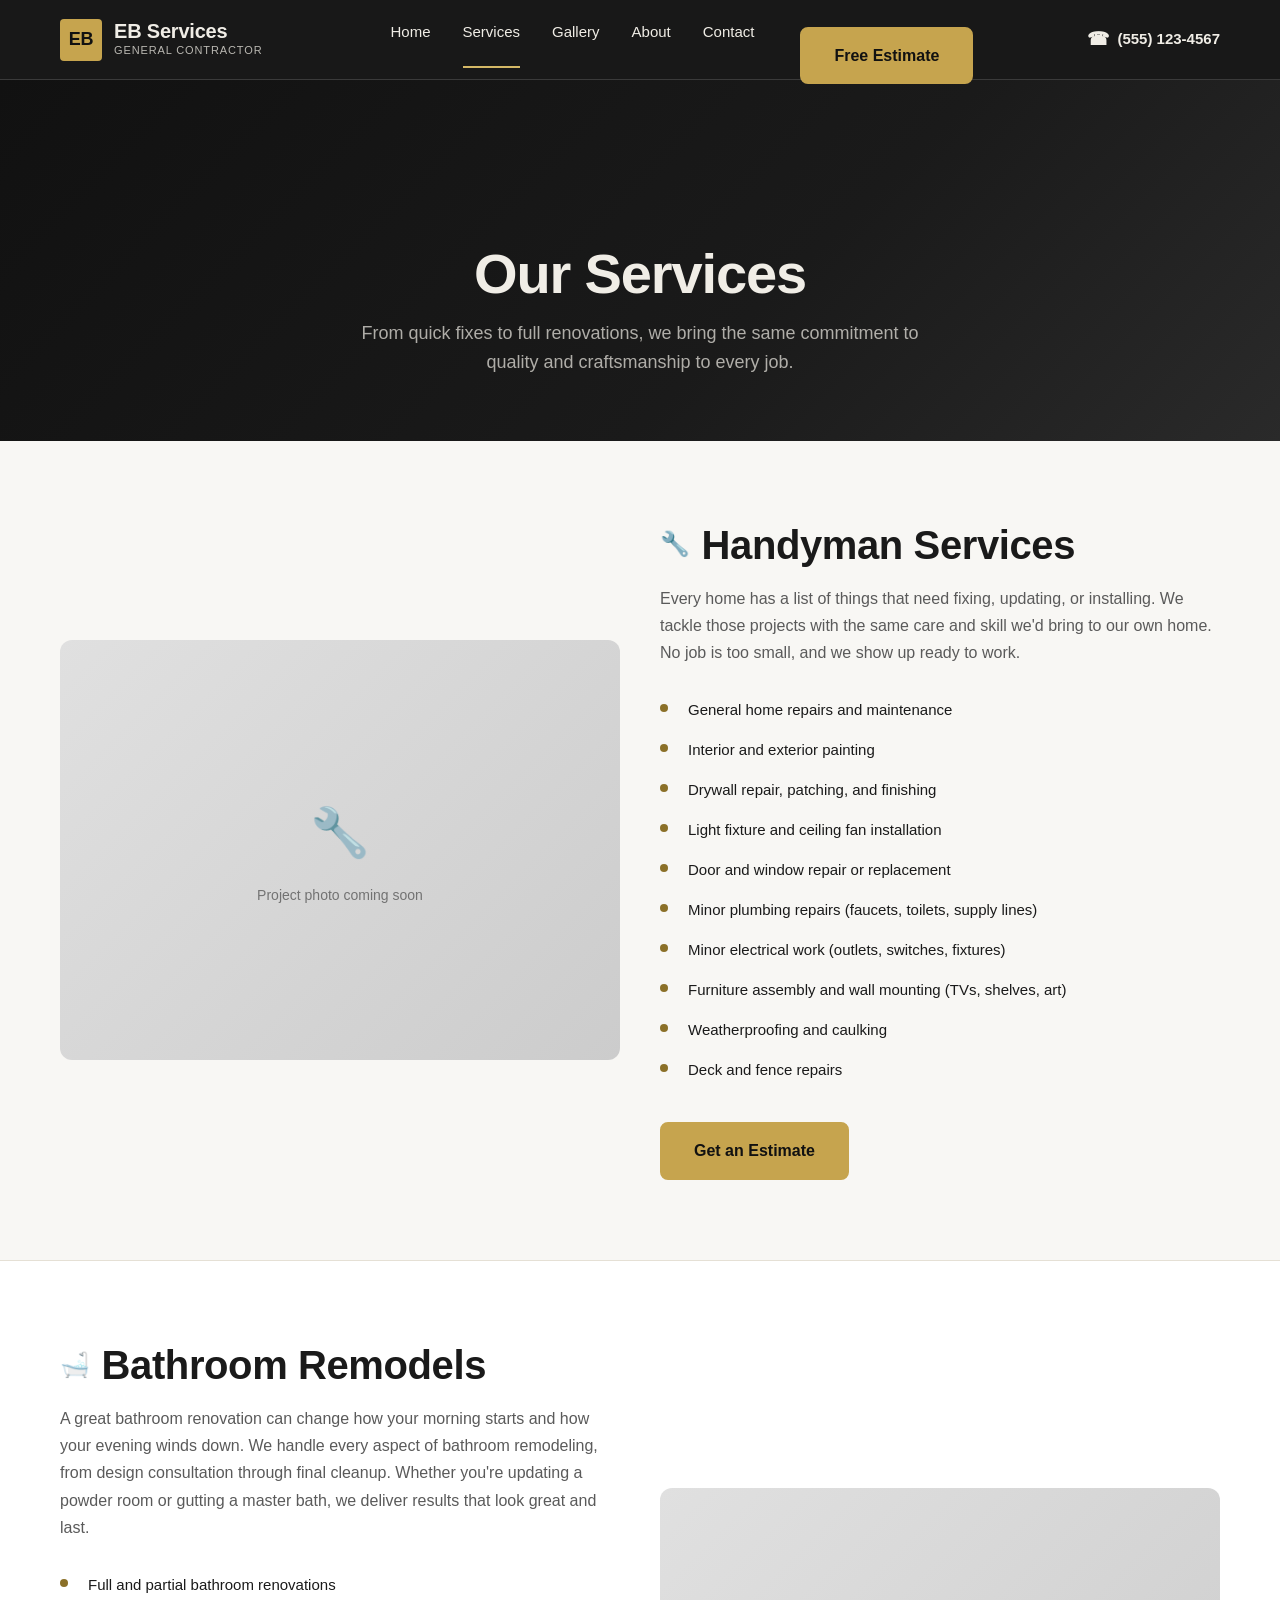
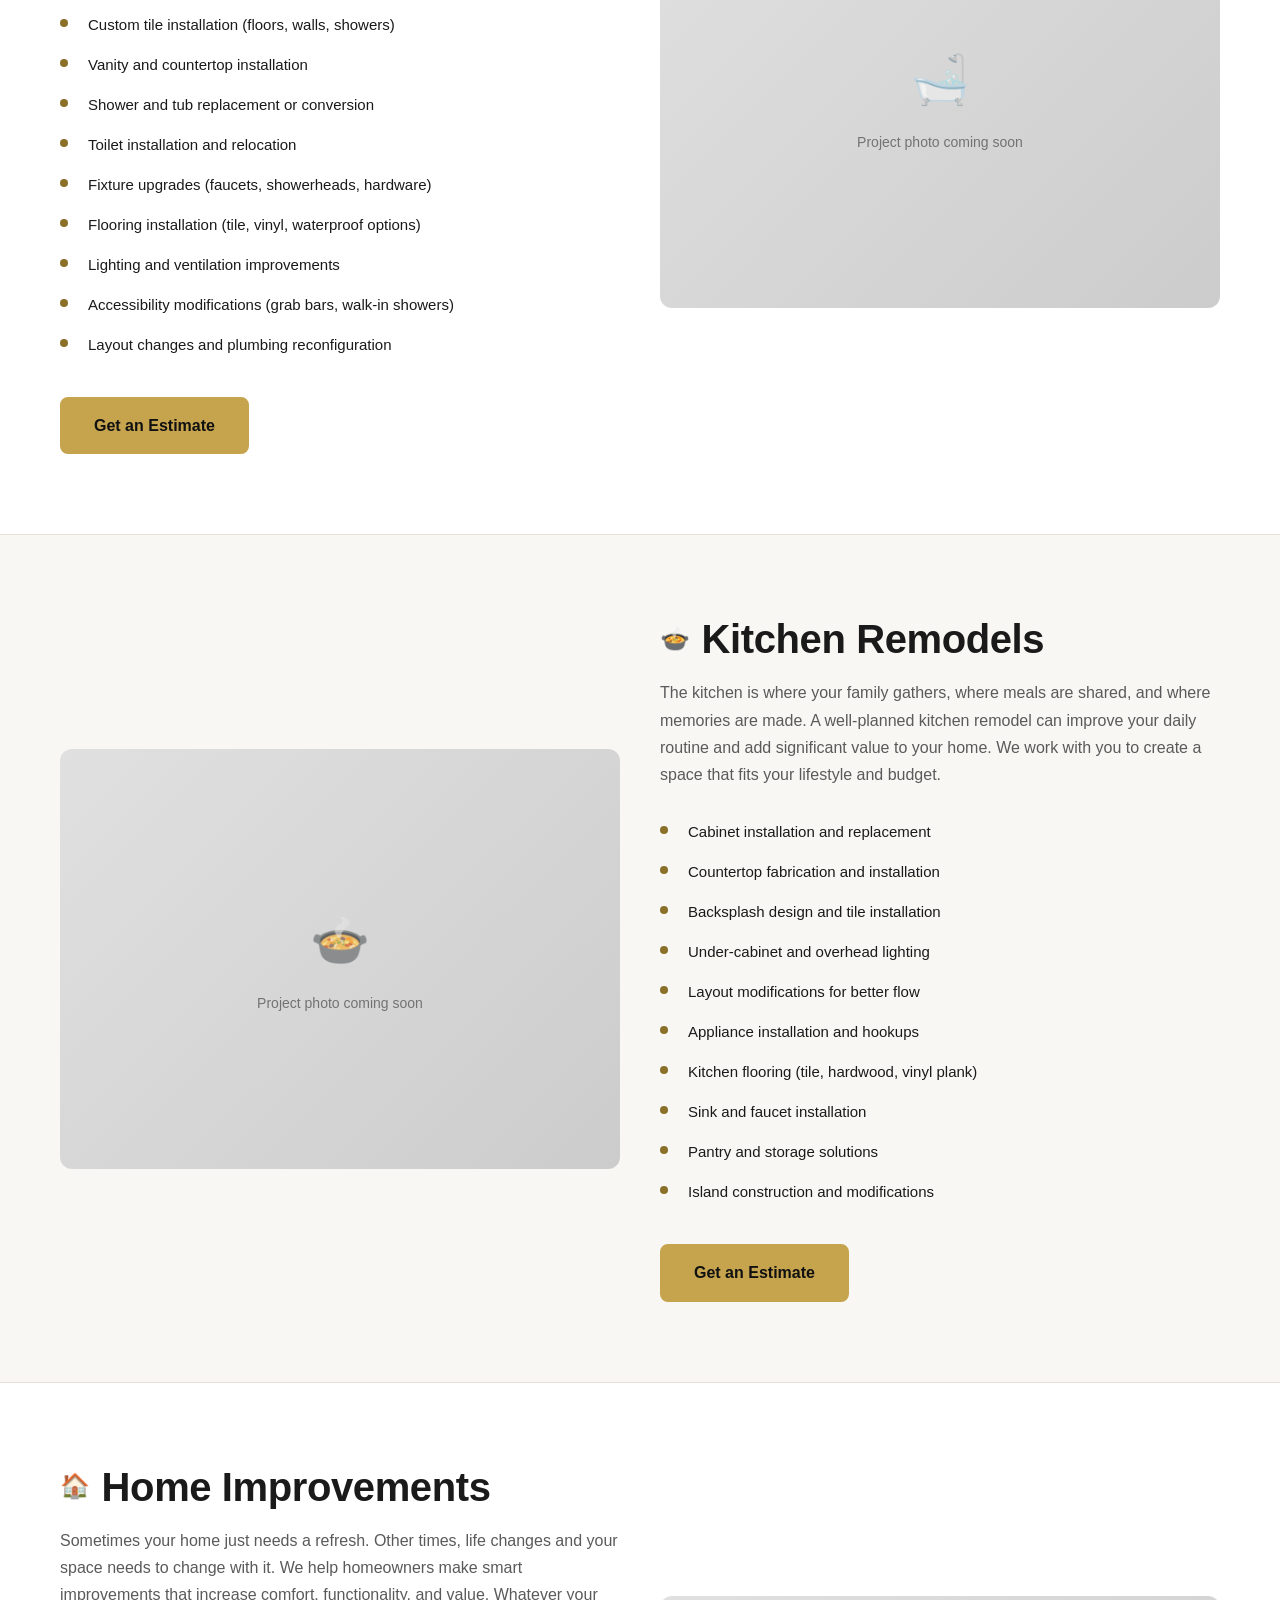
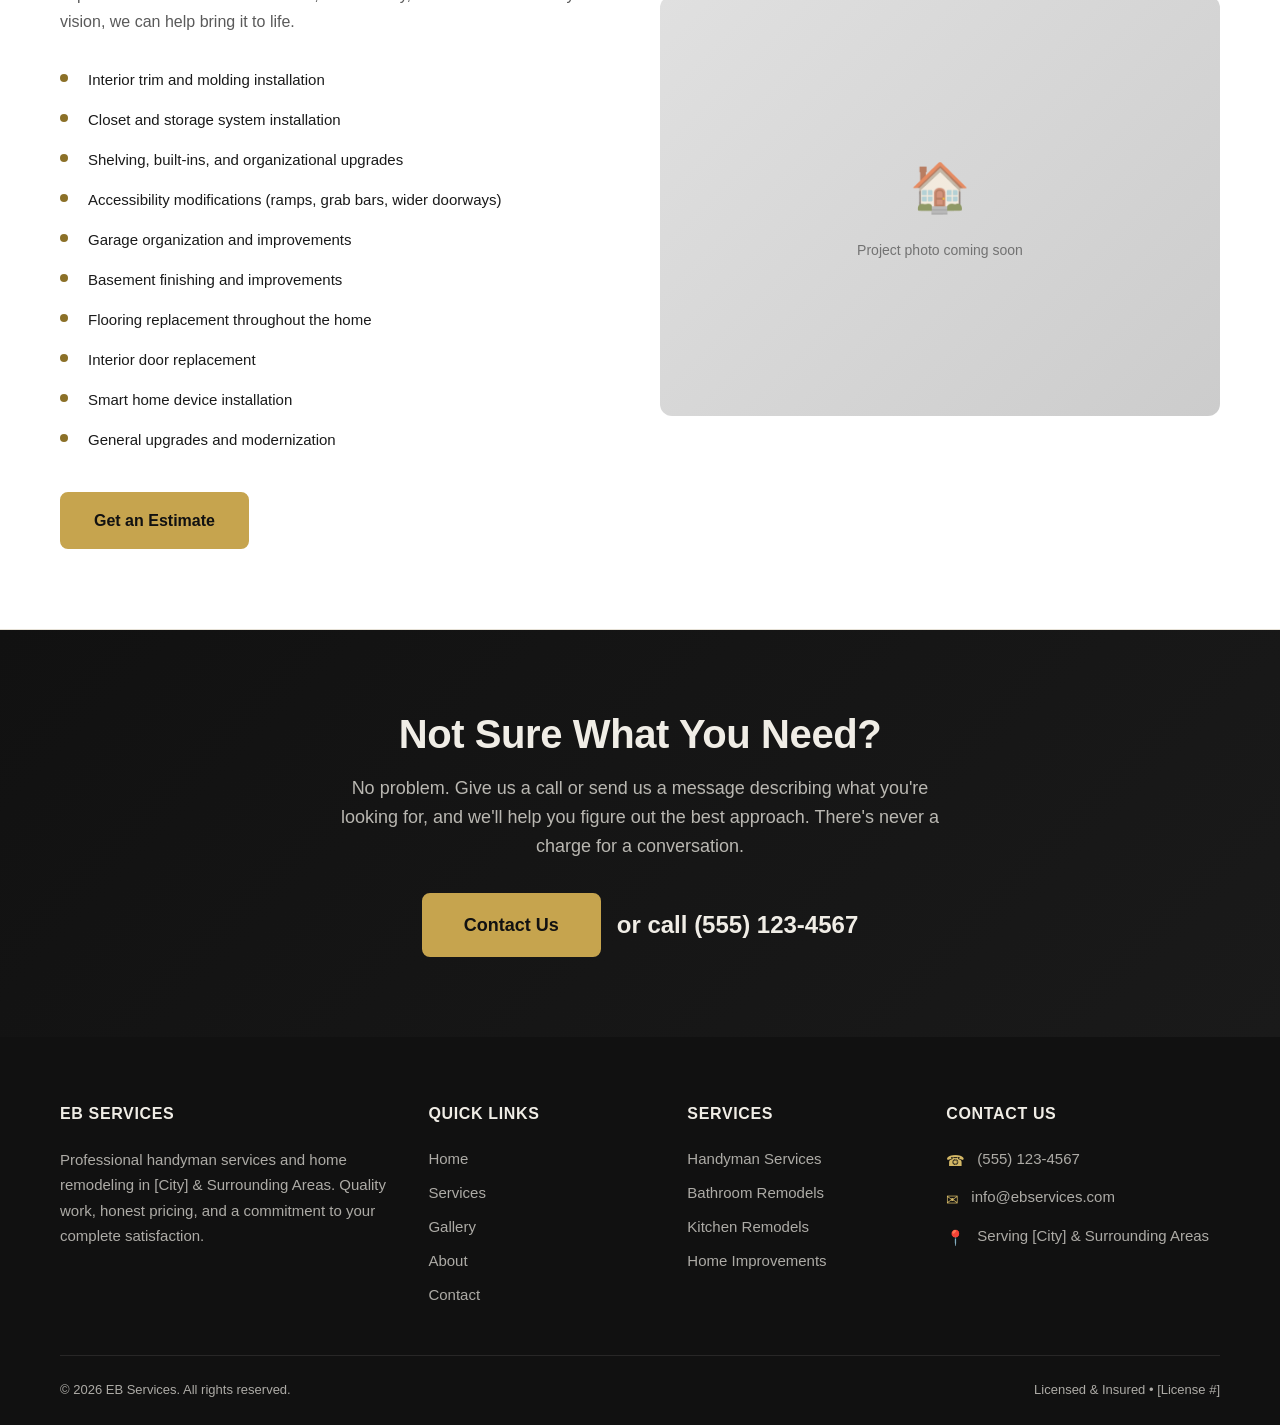
<file: services.html>
<!DOCTYPE html>
<html lang="en">
<head>
  <meta charset="UTF-8">
  <meta name="viewport" content="width=device-width, initial-scale=1.0">
  <title>Our Services | EB Services — Handyman, Kitchen &amp; Bathroom Remodels</title>
  <meta name="description" content="EB Services offers professional handyman services, kitchen remodels, bathroom renovations, and home improvements. See what we can do for your home.">
  <link rel="canonical" href="https://www.ebservices.com/services.html">
  <meta property="og:title" content="Our Services | EB Services">
  <meta property="og:description" content="Professional handyman services, kitchen remodels, bathroom renovations, and home improvements. See what we can do for your home.">
  <meta property="og:type" content="website">
  <meta property="og:url" content="https://www.ebservices.com/services.html">
  <link rel="stylesheet" href="css/styles.css">
</head>
<body>
  <a href="#main-content" class="skip-link">Skip to main content</a>

  <!-- ===== HEADER ===== -->
  <header class="site-header" role="banner">
    <div class="container">
      <a href="index.html" class="site-logo" aria-label="EB Services - Home">
        <div class="site-logo__icon" aria-hidden="true">EB</div>
        <div class="site-logo__text">
          <span class="site-logo__name" data-config="business.name">EB Services</span>
          <span class="site-logo__tagline" data-config="business.tagline">General Contractor</span>
        </div>
      </a>

      <nav class="main-nav" role="navigation" aria-label="Main navigation">
        <ul class="main-nav__list">
          <li><a href="index.html" class="main-nav__link">Home</a></li>
          <li><a href="services.html" class="main-nav__link main-nav__link--active">Services</a></li>
          <li><a href="gallery.html" class="main-nav__link">Gallery</a></li>
          <li><a href="about.html" class="main-nav__link">About</a></li>
          <li><a href="contact.html" class="main-nav__link">Contact</a></li>
        </ul>
        <a href="contact.html" class="btn btn--primary main-nav__cta">Free Estimate</a>
        <div class="main-nav__phone">
          <span aria-hidden="true">&#9742;</span>
          <a href="tel:+15551234567" data-config="business.phone" data-config-href="tel:{business.phoneLink}">(555) 123-4567</a>
        </div>
      </nav>

      <div class="header-phone">
        <span class="header-phone__icon" aria-hidden="true">&#9742;</span>
        <a href="tel:+15551234567" data-config="business.phone" data-config-href="tel:{business.phoneLink}">(555) 123-4567</a>
      </div>

      <button class="menu-toggle" aria-label="Open menu" aria-expanded="false" aria-controls="main-nav">
        <span class="menu-toggle__bar"></span>
        <span class="menu-toggle__bar"></span>
        <span class="menu-toggle__bar"></span>
      </button>
    </div>
  </header>

  <!-- ===== MAIN CONTENT ===== -->
  <main id="main-content">

    <!-- Page Hero -->
    <section class="page-hero">
      <div class="container">
        <h1>Our Services</h1>
        <p class="page-hero__subtitle">From quick fixes to full renovations, we bring the same commitment to quality and craftsmanship to every job.</p>
      </div>
    </section>

    <!-- Handyman Services -->
    <section class="service-detail" id="handyman">
      <div class="container">
        <div class="service-detail__inner">
          <div class="service-detail__content fade-in">
            <h2><span class="icon" aria-hidden="true">&#128295;</span> Handyman Services</h2>
            <p class="service-detail__text">Every home has a list of things that need fixing, updating, or installing. We tackle those projects with the same care and skill we'd bring to our own home. No job is too small, and we show up ready to work.</p>
            <ul class="service-detail__list">
              <li>General home repairs and maintenance</li>
              <li>Interior and exterior painting</li>
              <li>Drywall repair, patching, and finishing</li>
              <li>Light fixture and ceiling fan installation</li>
              <li>Door and window repair or replacement</li>
              <li>Minor plumbing repairs (faucets, toilets, supply lines)</li>
              <li>Minor electrical work (outlets, switches, fixtures)</li>
              <li>Furniture assembly and wall mounting (TVs, shelves, art)</li>
              <li>Weatherproofing and caulking</li>
              <li>Deck and fence repairs</li>
            </ul>
            <a href="contact.html" class="btn btn--primary">Get an Estimate</a>
          </div>
          <div class="service-detail__image fade-in">
            <div class="service-detail__image-placeholder">
              <div class="icon" aria-hidden="true">&#128295;</div>
              <p>Project photo coming soon</p>
            </div>
          </div>
        </div>
      </div>
    </section>

    <!-- Bathroom Remodels -->
    <section class="service-detail" id="bathrooms">
      <div class="container">
        <div class="service-detail__inner">
          <div class="service-detail__content fade-in">
            <h2><span class="icon" aria-hidden="true">&#128705;</span> Bathroom Remodels</h2>
            <p class="service-detail__text">A great bathroom renovation can change how your morning starts and how your evening winds down. We handle every aspect of bathroom remodeling, from design consultation through final cleanup. Whether you're updating a powder room or gutting a master bath, we deliver results that look great and last.</p>
            <ul class="service-detail__list">
              <li>Full and partial bathroom renovations</li>
              <li>Custom tile installation (floors, walls, showers)</li>
              <li>Vanity and countertop installation</li>
              <li>Shower and tub replacement or conversion</li>
              <li>Toilet installation and relocation</li>
              <li>Fixture upgrades (faucets, showerheads, hardware)</li>
              <li>Flooring installation (tile, vinyl, waterproof options)</li>
              <li>Lighting and ventilation improvements</li>
              <li>Accessibility modifications (grab bars, walk-in showers)</li>
              <li>Layout changes and plumbing reconfiguration</li>
            </ul>
            <a href="contact.html" class="btn btn--primary">Get an Estimate</a>
          </div>
          <div class="service-detail__image fade-in">
            <div class="service-detail__image-placeholder">
              <div class="icon" aria-hidden="true">&#128705;</div>
              <p>Project photo coming soon</p>
            </div>
          </div>
        </div>
      </div>
    </section>

    <!-- Kitchen Remodels -->
    <section class="service-detail" id="kitchens">
      <div class="container">
        <div class="service-detail__inner">
          <div class="service-detail__content fade-in">
            <h2><span class="icon" aria-hidden="true">&#127858;</span> Kitchen Remodels</h2>
            <p class="service-detail__text">The kitchen is where your family gathers, where meals are shared, and where memories are made. A well-planned kitchen remodel can improve your daily routine and add significant value to your home. We work with you to create a space that fits your lifestyle and budget.</p>
            <ul class="service-detail__list">
              <li>Cabinet installation and replacement</li>
              <li>Countertop fabrication and installation</li>
              <li>Backsplash design and tile installation</li>
              <li>Under-cabinet and overhead lighting</li>
              <li>Layout modifications for better flow</li>
              <li>Appliance installation and hookups</li>
              <li>Kitchen flooring (tile, hardwood, vinyl plank)</li>
              <li>Sink and faucet installation</li>
              <li>Pantry and storage solutions</li>
              <li>Island construction and modifications</li>
            </ul>
            <a href="contact.html" class="btn btn--primary">Get an Estimate</a>
          </div>
          <div class="service-detail__image fade-in">
            <div class="service-detail__image-placeholder">
              <div class="icon" aria-hidden="true">&#127858;</div>
              <p>Project photo coming soon</p>
            </div>
          </div>
        </div>
      </div>
    </section>

    <!-- Home Improvements -->
    <section class="service-detail" id="improvements">
      <div class="container">
        <div class="service-detail__inner">
          <div class="service-detail__content fade-in">
            <h2><span class="icon" aria-hidden="true">&#127968;</span> Home Improvements</h2>
            <p class="service-detail__text">Sometimes your home just needs a refresh. Other times, life changes and your space needs to change with it. We help homeowners make smart improvements that increase comfort, functionality, and value. Whatever your vision, we can help bring it to life.</p>
            <ul class="service-detail__list">
              <li>Interior trim and molding installation</li>
              <li>Closet and storage system installation</li>
              <li>Shelving, built-ins, and organizational upgrades</li>
              <li>Accessibility modifications (ramps, grab bars, wider doorways)</li>
              <li>Garage organization and improvements</li>
              <li>Basement finishing and improvements</li>
              <li>Flooring replacement throughout the home</li>
              <li>Interior door replacement</li>
              <li>Smart home device installation</li>
              <li>General upgrades and modernization</li>
            </ul>
            <a href="contact.html" class="btn btn--primary">Get an Estimate</a>
          </div>
          <div class="service-detail__image fade-in">
            <div class="service-detail__image-placeholder">
              <div class="icon" aria-hidden="true">&#127968;</div>
              <p>Project photo coming soon</p>
            </div>
          </div>
        </div>
      </div>
    </section>

    <!-- Not Sure CTA -->
    <section class="cta-section">
      <div class="container">
        <h2>Not Sure What You Need?</h2>
        <p class="cta-section__text">No problem. Give us a call or send us a message describing what you're looking for, and we'll help you figure out the best approach. There's never a charge for a conversation.</p>
        <div class="cta-section__actions">
          <a href="contact.html" class="btn btn--primary btn--large">Contact Us</a>
          <div class="cta-section__phone">
            or call <a href="tel:+15551234567" data-config="business.phone" data-config-href="tel:{business.phoneLink}">(555) 123-4567</a>
          </div>
        </div>
      </div>
    </section>

  </main>

  <!-- ===== FOOTER ===== -->
  <footer class="site-footer" role="contentinfo">
    <div class="container">
      <div class="footer-grid">
        <div class="footer-col">
          <div class="footer-col__title" data-config="business.name">EB Services</div>
          <p>Professional handyman services and home remodeling in <span data-config="business.serviceArea">[City] and surrounding areas</span>. Quality work, honest pricing, and a commitment to your complete satisfaction.</p>
        </div>
        <div class="footer-col">
          <div class="footer-col__title">Quick Links</div>
          <div class="footer-col__links">
            <a href="index.html">Home</a>
            <a href="services.html">Services</a>
            <a href="gallery.html">Gallery</a>
            <a href="about.html">About</a>
            <a href="contact.html">Contact</a>
          </div>
        </div>
        <div class="footer-col">
          <div class="footer-col__title">Services</div>
          <div class="footer-col__links">
            <a href="services.html#handyman">Handyman Services</a>
            <a href="services.html#bathrooms">Bathroom Remodels</a>
            <a href="services.html#kitchens">Kitchen Remodels</a>
            <a href="services.html#improvements">Home Improvements</a>
          </div>
        </div>
        <div class="footer-col">
          <div class="footer-col__title">Contact Us</div>
          <div class="footer-col__contact-item">
            <span class="footer-col__contact-icon" aria-hidden="true">&#9742;</span>
            <div><a href="tel:+15551234567" data-config="business.phone" data-config-href="tel:{business.phoneLink}">(555) 123-4567</a></div>
          </div>
          <div class="footer-col__contact-item">
            <span class="footer-col__contact-icon" aria-hidden="true">&#9993;</span>
            <div><a href="mailto:info@ebservices.com" data-config="business.email" data-config-href="mailto:{business.email}">info@ebservices.com</a></div>
          </div>
          <div class="footer-col__contact-item">
            <span class="footer-col__contact-icon" aria-hidden="true">&#128205;</span>
            <div>Serving <span data-config="business.serviceArea">[City] &amp; Surrounding Areas</span></div>
          </div>
        </div>
      </div>
      <div class="footer-bottom">
        <div>&copy; 2026 <span data-config="business.name">EB Services</span>. All rights reserved.</div>
        <div>Licensed &amp; Insured &bull; <span data-config="business.license">[License #]</span></div>
      </div>
    </div>
  </footer>

  <script src="js/main.js"></script>
  <script src="js/config-loader.js" defer></script>
</body>
</html>
</file>
<file: css/styles.css>
/* ============================================================
   EB Services — Professional Contractor Website
   Design System: Black + Gold
   Mobile-first responsive, no dependencies
   ============================================================ */

/* --- CSS Custom Properties --- */
:root {
  --color-primary: #1A1A1A;
  --color-primary-dark: #111111;
  --color-primary-light: #2A2A2A;
  --color-secondary: #333333;
  --color-accent: #C6A44E;
  --color-accent-hover: #A88A3D;
  --color-accent-light: #D4B65A;
  --color-accent-on-dark: #D4B866;      /* Gold lightened for 4.5:1 on dark backgrounds */
  --color-accent-on-light: #8B7028;     /* Gold darkened for 4.5:1 on white/light backgrounds */
  --color-accent-on-light-hover: #6E5920; /* Darker gold hover for light backgrounds */
  --color-text: #1A1A1A;
  --color-text-light: #F0EDE6;
  --color-text-muted: #5A5A5A;
  --color-bg: #FFFFFF;
  --color-bg-alt: #F8F7F4;
  --color-bg-dark: #1A1A1A;
  --color-border: #E5E0D5;
  --color-border-light: #F0EDE6;
  --color-success: #28A745;
  --color-error: #DC3545;

  --font-stack: -apple-system, BlinkMacSystemFont, 'Segoe UI', Roboto, 'Helvetica Neue', Arial, sans-serif;
  --font-size-base: 16px;
  --line-height-base: 1.6;

  --shadow-sm: 0 1px 3px rgba(0, 0, 0, 0.08);
  --shadow-md: 0 4px 12px rgba(0, 0, 0, 0.1);
  --shadow-lg: 0 8px 30px rgba(0, 0, 0, 0.12);
  --shadow-xl: 0 12px 40px rgba(0, 0, 0, 0.15);

  --radius-sm: 4px;
  --radius-md: 8px;
  --radius-lg: 12px;

  --transition-fast: 0.2s ease;
  --transition-base: 0.3s ease;
  --transition-slow: 0.5s ease;

  --container-max: 1200px;
  --container-narrow: 800px;
  --header-height: 80px;
}

/* --- Reset & Base --- */
*,
*::before,
*::after {
  box-sizing: border-box;
  margin: 0;
  padding: 0;
}

html {
  font-size: var(--font-size-base);
  scroll-behavior: smooth;
  -webkit-text-size-adjust: 100%;
}

body {
  font-family: var(--font-stack);
  color: var(--color-text);
  background-color: var(--color-bg);
  line-height: var(--line-height-base);
  -webkit-font-smoothing: antialiased;
  -moz-osx-font-smoothing: grayscale;
}

img {
  max-width: 100%;
  height: auto;
  display: block;
}

a {
  color: var(--color-secondary);
  text-decoration: none;
  transition: color var(--transition-fast);
}

a:hover {
  color: var(--color-accent-on-light);
}

ul, ol {
  list-style: none;
}

button {
  cursor: pointer;
  border: none;
  background: none;
  font-family: inherit;
  font-size: inherit;
}

input, textarea, select {
  font-family: inherit;
  font-size: inherit;
}

/* --- Typography Scale --- */
h1, h2, h3, h4, h5, h6 {
  font-weight: 700;
  line-height: 1.2;
  color: var(--color-primary);
}

h1 {
  font-size: 2.25rem;
  letter-spacing: -0.02em;
}

h2 {
  font-size: 1.875rem;
  letter-spacing: -0.01em;
}

h3 {
  font-size: 1.375rem;
}

h4 {
  font-size: 1.125rem;
}

p {
  margin-bottom: 1rem;
}

p:last-child {
  margin-bottom: 0;
}

@media (min-width: 768px) {
  h1 { font-size: 3rem; }
  h2 { font-size: 2.25rem; }
  h3 { font-size: 1.5rem; }
}

@media (min-width: 1024px) {
  h1 { font-size: 3.5rem; }
  h2 { font-size: 2.5rem; }
}

/* --- Layout --- */
.container {
  width: 100%;
  max-width: var(--container-max);
  margin: 0 auto;
  padding: 0 1.25rem;
}

.container--narrow {
  max-width: var(--container-narrow);
}

.section {
  padding: 4rem 0;
}

.section--alt {
  background-color: var(--color-bg-alt);
}

.section--dark {
  background-color: var(--color-bg-dark);
  color: var(--color-text-light);
}

.section--dark h2,
.section--dark h3,
.section--dark h4 {
  color: var(--color-text-light);
}

.section__header {
  text-align: center;
  margin-bottom: 3rem;
}

.section__header h2 {
  margin-bottom: 1rem;
}

.section__subtitle {
  font-size: 1.125rem;
  color: var(--color-text-muted);
  max-width: 600px;
  margin: 0 auto;
}

.section--dark .section__subtitle {
  color: rgba(240, 237, 230, 0.7);
}

@media (min-width: 768px) {
  .section {
    padding: 5rem 0;
  }
}

/* --- Buttons --- */
.btn {
  display: inline-flex;
  align-items: center;
  justify-content: center;
  gap: 0.5rem;
  padding: 0.875rem 2rem;
  font-size: 1rem;
  font-weight: 600;
  border-radius: var(--radius-md);
  transition: all var(--transition-base);
  white-space: nowrap;
  border: 2px solid transparent;
}

.btn--primary {
  background-color: var(--color-accent);
  color: var(--color-primary-dark);
  border-color: var(--color-accent);
}

.btn--primary:hover {
  background-color: var(--color-accent-light);
  border-color: var(--color-accent-light);
  color: var(--color-primary-dark);
  transform: translateY(-1px);
  box-shadow: var(--shadow-md);
}

.btn--secondary {
  background-color: transparent;
  color: var(--color-text-light);
  border-color: var(--color-text-light);
}

.btn--secondary:hover {
  background-color: var(--color-text-light);
  color: var(--color-primary);
  transform: translateY(-1px);
}

.btn--outline {
  background-color: transparent;
  color: var(--color-accent-on-light);
  border-color: var(--color-accent-on-light);
}

.btn--outline:hover {
  background-color: var(--color-accent);
  color: var(--color-primary-dark);
  transform: translateY(-1px);
  box-shadow: var(--shadow-md);
}

.btn--large {
  padding: 1rem 2.5rem;
  font-size: 1.125rem;
}

.btn--block {
  display: flex;
  width: 100%;
}

/* --- Header / Navigation --- */
.site-header {
  position: fixed;
  top: 0;
  left: 0;
  right: 0;
  z-index: 1000;
  background-color: rgba(17, 17, 17, 0.97);
  backdrop-filter: blur(10px);
  -webkit-backdrop-filter: blur(10px);
  border-bottom: 1px solid var(--border-dark, #3A3A3A);
  height: var(--header-height);
  transition: box-shadow var(--transition-base);
}

.site-header--scrolled {
  box-shadow: 0 4px 20px rgba(0, 0, 0, 0.3);
}

.site-header .container {
  display: flex;
  align-items: center;
  justify-content: space-between;
  height: 100%;
}

.site-logo {
  display: flex;
  align-items: center;
  gap: 0.75rem;
  text-decoration: none;
  flex-shrink: 0;
  min-height: 44px;
}

.site-logo__icon {
  width: 42px;
  height: 42px;
  background-color: var(--color-accent);
  border-radius: var(--radius-sm);
  display: flex;
  align-items: center;
  justify-content: center;
  color: var(--color-primary-dark);
  font-weight: 800;
  font-size: 1.125rem;
  letter-spacing: -0.02em;
}

.site-logo__text {
  display: flex;
  flex-direction: column;
}

.site-logo__name {
  font-size: 1.25rem;
  font-weight: 800;
  color: var(--color-text-light);
  line-height: 1.1;
  letter-spacing: -0.01em;
}

.site-logo__tagline {
  font-size: 0.6875rem;
  color: rgba(240, 237, 230, 0.75);
  text-transform: uppercase;
  letter-spacing: 0.08em;
  font-weight: 500;
}

.header-phone {
  display: none;
  align-items: center;
  gap: 0.5rem;
  color: var(--color-text-light);
  font-weight: 600;
  font-size: 0.9375rem;
}

.header-phone__icon {
  font-size: 1.125rem;
}

.header-phone a {
  color: var(--color-text-light);
}

.header-phone a:hover {
  color: var(--color-accent-on-dark);
}

@media (min-width: 1024px) {
  .header-phone {
    display: flex;
  }
}

/* Main Navigation */
.main-nav {
  display: none;
}

.main-nav.is-open {
  display: flex;
  flex-direction: column;
  position: fixed;
  top: 0;
  left: 0;
  right: 0;
  width: 100vw;
  height: 100vh;
  height: 100dvh;
  background-color: var(--color-primary-dark);
  padding: calc(var(--header-height) + 2rem) 1.5rem 2.5rem;
  z-index: 1001;
  overflow-y: auto;
  -webkit-overflow-scrolling: touch;
}

.main-nav__list {
  display: flex;
  flex-direction: column;
  gap: 0.25rem;
}

.main-nav__link {
  display: block;
  padding: 1.25rem 0.75rem;
  font-size: 1.25rem;
  font-weight: 500;
  color: var(--color-text-light);
  border-bottom: 1px solid rgba(240, 237, 230, 0.1);
  transition: color var(--transition-fast);
  min-height: 56px;
}

.main-nav__link:hover,
.main-nav__link--active {
  color: var(--color-accent-on-dark);
}

.main-nav__cta {
  margin-top: 2rem;
}

.main-nav__phone {
  display: flex;
  align-items: center;
  gap: 0.5rem;
  margin-top: 2rem;
  padding: 1.25rem 0;
  font-size: 1.375rem;
  font-weight: 600;
  color: var(--color-text-light);
}

.main-nav__phone a {
  color: var(--color-text-light);
}

@media (min-width: 1024px) {
  .main-nav {
    display: flex;
    align-items: center;
    gap: 2rem;
  }

  .main-nav__list {
    flex-direction: row;
    gap: 0.25rem;
  }

  .main-nav__link {
    padding: 0.5rem 0.875rem;
    font-size: 0.9375rem;
    border-bottom: none;
    border-radius: var(--radius-sm);
    position: relative;
    color: var(--color-text-light);
  }

  .main-nav__link::after {
    content: '';
    position: absolute;
    bottom: 0;
    left: 0.875rem;
    right: 0.875rem;
    height: 2px;
    background-color: var(--color-accent-on-dark);
    transform: scaleX(0);
    transition: transform var(--transition-base);
  }

  .main-nav__link:hover::after,
  .main-nav__link--active::after {
    transform: scaleX(1);
  }

  .main-nav__phone {
    display: none;
  }
}

/* Hamburger Menu */
.menu-toggle {
  display: flex;
  flex-direction: column;
  justify-content: center;
  gap: 5px;
  min-width: 44px;
  min-height: 44px;
  width: 44px;
  height: 44px;
  padding: 4px;
  z-index: 1001;
}

.menu-toggle__bar {
  display: block;
  width: 100%;
  height: 2px;
  background-color: var(--color-text-light);
  border-radius: 2px;
  transition: all var(--transition-base);
  transform-origin: center;
}

.menu-toggle.is-active .menu-toggle__bar:nth-child(1) {
  transform: translateY(7px) rotate(45deg);
}

.menu-toggle.is-active .menu-toggle__bar:nth-child(2) {
  opacity: 0;
}

.menu-toggle.is-active .menu-toggle__bar:nth-child(3) {
  transform: translateY(-7px) rotate(-45deg);
}

@media (min-width: 1024px) {
  .menu-toggle {
    display: none;
  }
}

/* --- Hero Section --- */
.hero {
  position: relative;
  padding: 8rem 0 5rem;
  min-height: 85vh;
  display: flex;
  align-items: center;
  background: linear-gradient(
    135deg,
    var(--color-primary-dark) 0%,
    var(--color-primary) 60%,
    var(--color-primary-light) 100%
  );
  color: var(--color-text-light);
  overflow: hidden;
}

.hero::before {
  content: '';
  position: absolute;
  top: 0;
  left: 0;
  right: 0;
  bottom: 0;
  background:
    radial-gradient(ellipse at 30% 50%, rgba(198, 164, 78, 0.08) 0%, transparent 60%),
    radial-gradient(ellipse at 80% 20%, rgba(198, 164, 78, 0.05) 0%, transparent 50%);
  pointer-events: none;
}

/* Subtle pattern overlay */
.hero::after {
  content: '';
  position: absolute;
  top: 0;
  left: 0;
  right: 0;
  bottom: 0;
  background-image: url("data:image/svg+xml,%3Csvg width='60' height='60' viewBox='0 0 60 60' xmlns='http://www.w3.org/2000/svg'%3E%3Cg fill='none' fill-rule='evenodd'%3E%3Cg fill='%23ffffff' fill-opacity='0.02'%3E%3Cpath d='M36 34v-4h-2v4h-4v2h4v4h2v-4h4v-2h-4zm0-30V0h-2v4h-4v2h4v4h2V6h4V4h-4zM6 34v-4H4v4H0v2h4v4h2v-4h4v-2H6zM6 4V0H4v4H0v2h4v4h2V6h4V4H6z'/%3E%3C/g%3E%3C/g%3E%3C/svg%3E");
  pointer-events: none;
}

.hero .container {
  position: relative;
  z-index: 1;
}

.hero__content {
  max-width: 720px;
}

.hero__badge {
  display: inline-flex;
  align-items: center;
  gap: 0.5rem;
  padding: 0.5rem 1rem;
  background-color: rgba(198, 164, 78, 0.15);
  border: 1px solid rgba(198, 164, 78, 0.3);
  border-radius: 50px;
  font-size: 0.8125rem;
  font-weight: 600;
  color: var(--color-accent-on-dark);
  text-transform: uppercase;
  letter-spacing: 0.06em;
  margin-bottom: 1.5rem;
}

.hero__title {
  font-size: 2.5rem;
  font-weight: 800;
  color: var(--color-text-light);
  margin-bottom: 1.25rem;
  letter-spacing: -0.02em;
  line-height: 1.1;
}

.hero__subtitle {
  font-size: 1.125rem;
  color: rgba(240, 237, 230, 0.8);
  margin-bottom: 0.75rem;
  font-weight: 400;
  line-height: 1.6;
}

.hero__services {
  font-size: 1rem;
  color: rgba(240, 237, 230, 0.75);
  margin-bottom: 2.5rem;
  font-weight: 400;
}

.hero__services span {
  color: var(--color-accent-on-dark);
}

.hero__actions {
  display: flex;
  flex-direction: column;
  gap: 1rem;
  margin-bottom: 2rem;
}

.hero__phone {
  display: flex;
  align-items: center;
  gap: 0.5rem;
  font-size: 1.125rem;
  color: rgba(240, 237, 230, 0.8);
}

.hero__phone a {
  color: var(--color-text-light);
  font-weight: 700;
}

.hero__phone a:hover {
  color: var(--color-accent-on-dark);
}

@media (min-width: 640px) {
  .hero__actions {
    flex-direction: row;
    align-items: center;
  }
}

@media (min-width: 768px) {
  .hero {
    min-height: 90vh;
    padding: 10rem 0 6rem;
  }

  .hero__title {
    font-size: 3.25rem;
  }

  .hero__subtitle {
    font-size: 1.25rem;
  }
}

@media (min-width: 1024px) {
  .hero__title {
    font-size: 3.75rem;
  }
}

/* --- Page Hero (interior pages) --- */
.page-hero {
  padding: 8rem 0 3rem;
  background: linear-gradient(
    135deg,
    var(--color-primary-dark) 0%,
    var(--color-primary) 60%,
    var(--color-primary-light) 100%
  );
  color: var(--color-text-light);
  text-align: center;
}

.page-hero h1 {
  color: var(--color-text-light);
  margin-bottom: 0.75rem;
}

.page-hero__subtitle {
  font-size: 1.125rem;
  color: rgba(240, 237, 230, 0.7);
  max-width: 600px;
  margin: 0 auto;
}

@media (min-width: 768px) {
  .page-hero {
    padding: 10rem 0 4rem;
  }
}

/* --- Service Cards (Home page) --- */
.services-grid {
  display: grid;
  grid-template-columns: 1fr;
  gap: 1.5rem;
}

.service-card {
  background-color: var(--color-bg);
  border: 1px solid var(--color-border);
  border-radius: var(--radius-lg);
  padding: 2rem 1.5rem;
  transition: all var(--transition-base);
  text-align: center;
}

.service-card:hover {
  transform: translateY(-4px);
  box-shadow: var(--shadow-lg);
  border-color: var(--color-accent-on-light);
}

.service-card__icon {
  width: 64px;
  height: 64px;
  margin: 0 auto 1.25rem;
  background-color: rgba(198, 164, 78, 0.1);
  border-radius: var(--radius-md);
  display: flex;
  align-items: center;
  justify-content: center;
  font-size: 1.75rem;
  color: var(--color-accent-on-light);
  transition: all var(--transition-base);
}

.service-card:hover .service-card__icon {
  background-color: var(--color-accent);
  color: var(--color-primary-dark);
}

.service-card__title {
  font-size: 1.25rem;
  margin-bottom: 0.75rem;
  color: var(--color-primary);
}

.service-card__text {
  color: var(--color-text-muted);
  font-size: 0.9375rem;
  margin-bottom: 1.25rem;
  line-height: 1.6;
}

.service-card__link {
  font-weight: 600;
  font-size: 0.9375rem;
  color: var(--color-accent-on-light);
  display: inline-flex;
  align-items: center;
  gap: 0.25rem;
  transition: gap var(--transition-base);
}

.service-card__link:hover {
  gap: 0.5rem;
  color: var(--color-accent-on-light-hover);
}

@media (min-width: 640px) {
  .services-grid {
    grid-template-columns: repeat(2, 1fr);
  }
}

@media (min-width: 1024px) {
  .services-grid {
    grid-template-columns: repeat(4, 1fr);
  }

  .service-card {
    padding: 2.5rem 1.5rem;
  }
}

/* --- Trust / Why Choose Us --- */
.trust-grid {
  display: grid;
  grid-template-columns: 1fr;
  gap: 2rem;
}

.trust-item {
  text-align: center;
  padding: 1.5rem;
}

.trust-item__icon {
  font-size: 2.5rem;
  margin-bottom: 1rem;
  color: var(--color-accent-on-light);
}

.trust-item__title {
  font-size: 1.125rem;
  margin-bottom: 0.5rem;
  color: var(--color-primary);
}

.trust-item__text {
  font-size: 0.9375rem;
  color: var(--color-text-muted);
  line-height: 1.6;
}

@media (min-width: 640px) {
  .trust-grid {
    grid-template-columns: repeat(2, 1fr);
  }
}

@media (min-width: 1024px) {
  .trust-grid {
    grid-template-columns: repeat(4, 1fr);
  }
}

/* --- Gallery Preview (Home) --- */
.gallery-preview-grid {
  display: grid;
  grid-template-columns: 1fr;
  gap: 1.5rem;
}

.gallery-preview-card {
  position: relative;
  border-radius: var(--radius-lg);
  overflow: hidden;
  background: linear-gradient(135deg, #E8E8E8 0%, #D0D0D0 100%);
  aspect-ratio: 4 / 3;
  display: flex;
  align-items: center;
  justify-content: center;
  transition: all var(--transition-base);
}

.gallery-preview-card:hover {
  transform: translateY(-4px);
  box-shadow: var(--shadow-lg);
}

.gallery-preview-card__placeholder {
  text-align: center;
  color: var(--color-text-muted);
}

.gallery-preview-card__placeholder-icon {
  font-size: 2.5rem;
  margin-bottom: 0.75rem;
  opacity: 0.7;
}

.gallery-preview-card__placeholder-text {
  font-size: 0.875rem;
  font-weight: 500;
  color: #555555;
}

.gallery-preview-card__overlay {
  position: absolute;
  bottom: 0;
  left: 0;
  right: 0;
  padding: 1.25rem;
  background: linear-gradient(to top, rgba(0,0,0,0.7) 0%, transparent 100%);
  color: var(--color-text-light);
}

.gallery-preview-card__label {
  font-weight: 600;
  font-size: 0.9375rem;
}

@media (min-width: 640px) {
  .gallery-preview-grid {
    grid-template-columns: repeat(2, 1fr);
  }
}

@media (min-width: 1024px) {
  .gallery-preview-grid {
    grid-template-columns: repeat(3, 1fr);
  }
}

/* --- Testimonials --- */
.testimonials-grid {
  display: grid;
  grid-template-columns: 1fr;
  gap: 2rem;
}

.testimonial-card {
  background-color: var(--color-bg);
  border: 1px solid var(--color-border);
  border-radius: var(--radius-lg);
  padding: 2rem;
  position: relative;
}

.testimonial-card__quote {
  font-size: 2rem;
  color: var(--color-accent-on-light);
  line-height: 1;
  margin-bottom: 1rem;
}

.testimonial-card__text {
  font-size: 1rem;
  color: var(--color-text);
  line-height: 1.7;
  font-style: italic;
  margin-bottom: 1.25rem;
}

.testimonial-card__author {
  font-weight: 600;
  color: var(--color-primary);
  font-size: 0.9375rem;
}

.testimonial-card__project {
  font-size: 0.8125rem;
  color: var(--color-text-muted);
  margin-top: 0.25rem;
}

.testimonial-card__stars {
  color: var(--color-accent-on-light);
  font-size: 1rem;
  margin-bottom: 1rem;
  letter-spacing: 0.15em;
}

@media (min-width: 768px) {
  .testimonials-grid {
    grid-template-columns: repeat(2, 1fr);
  }
}

@media (min-width: 1024px) {
  .testimonials-grid {
    grid-template-columns: repeat(3, 1fr);
  }
}

/* --- CTA Section --- */
.cta-section {
  padding: 5rem 0;
  background: linear-gradient(
    135deg,
    var(--color-primary-dark) 0%,
    var(--color-primary) 100%
  );
  color: var(--color-text-light);
  text-align: center;
}

.cta-section h2 {
  color: var(--color-text-light);
  margin-bottom: 1rem;
}

.cta-section__text {
  font-size: 1.125rem;
  color: rgba(240, 237, 230, 0.75);
  margin-bottom: 2rem;
  max-width: 600px;
  margin-left: auto;
  margin-right: auto;
}

.cta-section__actions {
  display: flex;
  flex-direction: column;
  gap: 1rem;
  align-items: center;
  justify-content: center;
}

.cta-section__phone {
  font-size: 1.5rem;
  font-weight: 700;
  color: var(--color-text-light);
}

.cta-section__phone a {
  color: var(--color-text-light);
}

.cta-section__phone a:hover {
  color: var(--color-accent-on-dark);
}

@media (min-width: 640px) {
  .cta-section__actions {
    flex-direction: row;
  }
}

/* --- Footer --- */
.site-footer {
  background-color: var(--color-primary-dark);
  color: rgba(240, 237, 230, 0.7);
  padding: 4rem 0 0;
}

.footer-grid {
  display: grid;
  grid-template-columns: 1fr;
  gap: 2.5rem;
  padding-bottom: 3rem;
  border-bottom: 1px solid rgba(240, 237, 230, 0.1);
}

.footer-col__title {
  font-size: 1rem;
  font-weight: 700;
  color: var(--color-text-light);
  margin-bottom: 1.25rem;
  text-transform: uppercase;
  letter-spacing: 0.04em;
}

.footer-col p {
  font-size: 0.9375rem;
  line-height: 1.7;
}

.footer-col__links {
  display: flex;
  flex-direction: column;
  gap: 0.625rem;
}

.footer-col__links a {
  color: rgba(240, 237, 230, 0.7);
  font-size: 0.9375rem;
  transition: color var(--transition-fast);
}

.footer-col__links a:hover {
  color: var(--color-accent-on-dark);
}

.footer-col__contact-item {
  display: flex;
  align-items: flex-start;
  gap: 0.75rem;
  margin-bottom: 0.75rem;
  font-size: 0.9375rem;
}

.footer-col__contact-icon {
  flex-shrink: 0;
  margin-top: 0.15rem;
  color: var(--color-accent-on-dark);
}

.footer-col__contact-item a {
  color: rgba(240, 237, 230, 0.7);
}

.footer-col__contact-item a:hover {
  color: var(--color-accent-on-dark);
}

.footer-bottom {
  padding: 1.5rem 0;
  display: flex;
  flex-direction: column;
  gap: 0.75rem;
  align-items: center;
  text-align: center;
  font-size: 0.8125rem;
  color: rgba(240, 237, 230, 0.7);
}

@media (min-width: 640px) {
  .footer-grid {
    grid-template-columns: repeat(2, 1fr);
  }
}

@media (min-width: 1024px) {
  .footer-grid {
    grid-template-columns: 1.5fr 1fr 1fr 1.25fr;
  }

  .footer-bottom {
    flex-direction: row;
    justify-content: space-between;
  }
}

/* --- Services Page --- */
.service-detail {
  padding: 4rem 0;
  border-bottom: 1px solid var(--color-border);
}

.service-detail:last-of-type {
  border-bottom: none;
}

.service-detail:nth-child(even) {
  background-color: var(--color-bg-alt);
}

.service-detail__inner {
  display: grid;
  grid-template-columns: 1fr;
  gap: 2.5rem;
  align-items: center;
}

.service-detail__content h2 {
  margin-bottom: 1rem;
  display: flex;
  align-items: center;
  gap: 0.75rem;
}

.service-detail__content h2 .icon {
  color: var(--color-accent-on-light);
  font-size: 1.5rem;
}

.service-detail__text {
  color: var(--color-text-muted);
  font-size: 1rem;
  margin-bottom: 1.5rem;
  line-height: 1.7;
}

.service-detail__list {
  margin-bottom: 2rem;
}

.service-detail__list li {
  padding: 0.5rem 0;
  padding-left: 1.75rem;
  position: relative;
  color: var(--color-text);
  font-size: 0.9375rem;
}

.service-detail__list li::before {
  content: '';
  position: absolute;
  left: 0;
  top: 0.875rem;
  width: 8px;
  height: 8px;
  background-color: var(--color-accent-on-light);
  border-radius: 50%;
}

.service-detail__image {
  border-radius: var(--radius-lg);
  overflow: hidden;
  background: linear-gradient(135deg, #E0E0E0 0%, #CCCCCC 100%);
  aspect-ratio: 4 / 3;
  display: flex;
  align-items: center;
  justify-content: center;
  color: var(--color-text-muted);
}

.service-detail__image-placeholder {
  text-align: center;
  padding: 2rem;
}

.service-detail__image-placeholder .icon {
  font-size: 3rem;
  margin-bottom: 0.75rem;
  opacity: 0.7;
}

.service-detail__image-placeholder p {
  font-size: 0.875rem;
  font-weight: 500;
  opacity: 0.8;
}

@media (min-width: 768px) {
  .service-detail__inner {
    grid-template-columns: 1fr 1fr;
  }

  .service-detail:nth-child(even) .service-detail__inner {
    direction: rtl;
  }

  .service-detail:nth-child(even) .service-detail__inner > * {
    direction: ltr;
  }
}

@media (min-width: 768px) {
  .service-detail {
    padding: 5rem 0;
  }
}

/* --- Gallery Page --- */
.gallery-filters {
  display: flex;
  flex-wrap: wrap;
  gap: 0.5rem;
  justify-content: center;
  margin-bottom: 2.5rem;
}

.gallery-filter-btn {
  padding: 0.5rem 1.25rem;
  border-radius: 50px;
  font-size: 0.875rem;
  font-weight: 500;
  color: var(--color-text-muted);
  background-color: var(--color-bg-alt);
  border: 1px solid var(--color-border);
  transition: all var(--transition-fast);
  cursor: pointer;
}

.gallery-filter-btn:hover,
.gallery-filter-btn--active {
  background-color: var(--color-accent);
  color: var(--color-primary-dark);
  border-color: var(--color-accent);
}

.gallery-grid {
  display: grid;
  grid-template-columns: 1fr;
  gap: 1.5rem;
}

.gallery-card {
  border-radius: var(--radius-lg);
  overflow: hidden;
  background: linear-gradient(135deg, #E8E8E8 0%, #D0D0D0 100%);
  aspect-ratio: 4 / 3;
  position: relative;
  display: flex;
  align-items: center;
  justify-content: center;
  transition: all var(--transition-base);
  border: 1px solid var(--color-border);
}

.gallery-card:hover {
  transform: translateY(-4px);
  box-shadow: var(--shadow-lg);
}

.gallery-card__placeholder {
  text-align: center;
  color: var(--color-text-muted);
  padding: 2rem;
}

.gallery-card__placeholder-icon {
  font-size: 3rem;
  margin-bottom: 0.75rem;
  opacity: 0.6;
}

.gallery-card__placeholder-text {
  font-size: 0.875rem;
  font-weight: 500;
  color: #555555;
}

.gallery-card__label {
  position: absolute;
  top: 1rem;
  left: 1rem;
  background-color: var(--color-accent);
  color: var(--color-primary-dark);
  padding: 0.25rem 0.75rem;
  border-radius: 50px;
  font-size: 0.75rem;
  font-weight: 600;
  text-transform: uppercase;
  letter-spacing: 0.04em;
}

.gallery-card__info {
  position: absolute;
  bottom: 0;
  left: 0;
  right: 0;
  padding: 1.25rem;
  background: linear-gradient(to top, rgba(0,0,0,0.6) 0%, transparent 100%);
  color: var(--color-text-light);
}

.gallery-card__title {
  font-weight: 600;
  font-size: 0.9375rem;
  color: var(--color-text-light);
}

.gallery-card__desc {
  font-size: 0.8125rem;
  color: rgba(240, 237, 230, 0.7);
  margin-top: 0.25rem;
}

.gallery-notice {
  text-align: center;
  margin-top: 3rem;
  padding: 2rem;
  background-color: var(--color-bg-alt);
  border-radius: var(--radius-lg);
  color: var(--color-text-muted);
}

.gallery-notice__icon {
  font-size: 2rem;
  margin-bottom: 0.75rem;
}

@media (min-width: 640px) {
  .gallery-grid {
    grid-template-columns: repeat(2, 1fr);
  }
}

@media (min-width: 1024px) {
  .gallery-grid {
    grid-template-columns: repeat(3, 1fr);
  }
}

/* --- About Page --- */
.about-intro {
  display: grid;
  grid-template-columns: 1fr;
  gap: 3rem;
  align-items: center;
}

.about-intro__image {
  border-radius: var(--radius-lg);
  overflow: hidden;
  background: linear-gradient(135deg, var(--color-primary) 0%, var(--color-primary-light) 100%);
  aspect-ratio: 4 / 3;
  display: flex;
  align-items: center;
  justify-content: center;
  color: rgba(240, 237, 230, 0.75);
}

.about-intro__image-placeholder {
  text-align: center;
  padding: 2rem;
}

.about-intro__image-placeholder .icon {
  font-size: 4rem;
  margin-bottom: 0.75rem;
}

.about-intro__image-placeholder p {
  font-size: 0.875rem;
}

.about-intro__content h2 {
  margin-bottom: 1.25rem;
}

.about-intro__content p {
  color: var(--color-text-muted);
  font-size: 1rem;
  line-height: 1.8;
}

@media (min-width: 768px) {
  .about-intro {
    grid-template-columns: 1fr 1.2fr;
  }
}

.values-grid {
  display: grid;
  grid-template-columns: 1fr;
  gap: 1.5rem;
}

.value-card {
  background-color: var(--color-bg);
  border: 1px solid var(--color-border);
  border-radius: var(--radius-lg);
  padding: 2rem;
  text-align: center;
  transition: all var(--transition-base);
}

.value-card:hover {
  box-shadow: var(--shadow-md);
  border-color: var(--color-accent-on-light);
}

.value-card__icon {
  font-size: 2rem;
  margin-bottom: 1rem;
  color: var(--color-accent-on-light);
}

.value-card__title {
  font-size: 1.125rem;
  margin-bottom: 0.5rem;
}

.value-card__text {
  font-size: 0.9375rem;
  color: var(--color-text-muted);
  line-height: 1.6;
}

@media (min-width: 640px) {
  .values-grid {
    grid-template-columns: repeat(2, 1fr);
  }
}

@media (min-width: 1024px) {
  .values-grid {
    grid-template-columns: repeat(3, 1fr);
  }
}

.credentials {
  max-width: 700px;
  margin: 0 auto;
}

.credentials__item {
  display: flex;
  align-items: flex-start;
  gap: 1rem;
  padding: 1.25rem 0;
  border-bottom: 1px solid var(--color-border);
}

.credentials__item:last-child {
  border-bottom: none;
}

.credentials__icon {
  flex-shrink: 0;
  width: 44px;
  height: 44px;
  background-color: rgba(198, 164, 78, 0.1);
  border-radius: var(--radius-md);
  display: flex;
  align-items: center;
  justify-content: center;
  font-size: 1.25rem;
  color: var(--color-accent-on-light);
}

.credentials__info h4 {
  margin-bottom: 0.25rem;
}

.credentials__info p {
  font-size: 0.9375rem;
  color: var(--color-text-muted);
}

/* --- Contact Page --- */
.contact-grid {
  display: grid;
  grid-template-columns: 1fr;
  gap: 3rem;
}

@media (min-width: 768px) {
  .contact-grid {
    grid-template-columns: 1.2fr 1fr;
  }
}

/* Contact Form */
.contact-form {
  background-color: var(--color-bg);
  border: 1px solid var(--color-border);
  border-radius: var(--radius-lg);
  padding: 2rem;
}

.contact-form h2 {
  margin-bottom: 0.5rem;
}

.contact-form__subtitle {
  color: var(--color-text-muted);
  margin-bottom: 2rem;
  font-size: 0.9375rem;
}

.form-group {
  margin-bottom: 1.5rem;
}

.form-group label {
  display: block;
  font-weight: 600;
  font-size: 0.875rem;
  color: var(--color-text);
  margin-bottom: 0.5rem;
}

.form-group label .required {
  color: var(--color-error);
  margin-left: 0.125rem;
}

.form-control {
  width: 100%;
  padding: 0.75rem 1rem;
  border: 1px solid var(--color-border);
  border-radius: var(--radius-md);
  font-size: 1rem;
  color: var(--color-text);
  background-color: var(--color-bg);
  transition: border-color var(--transition-fast), box-shadow var(--transition-fast);
  -webkit-appearance: none;
  appearance: none;
}

.form-control:focus {
  outline: none;
  border-color: var(--color-accent-on-light);
  box-shadow: 0 0 0 3px rgba(139, 112, 40, 0.15);
}

.form-control--error {
  border-color: var(--color-error);
}

.form-control--error:focus {
  box-shadow: 0 0 0 3px rgba(220, 53, 69, 0.15);
}

select.form-control {
  background-image: url("data:image/svg+xml,%3Csvg xmlns='http://www.w3.org/2000/svg' width='12' height='8' viewBox='0 0 12 8'%3E%3Cpath fill='%235A5A5A' d='M1.41 0L6 4.59 10.59 0 12 1.41l-6 6-6-6z'/%3E%3C/svg%3E");
  background-repeat: no-repeat;
  background-position: right 1rem center;
  padding-right: 2.5rem;
}

textarea.form-control {
  resize: vertical;
  min-height: 120px;
}

.form-error {
  font-size: 0.8125rem;
  color: var(--color-error);
  margin-top: 0.375rem;
  display: none;
}

.form-group--error .form-error {
  display: block;
}

.form-group--error .form-control {
  border-color: var(--color-error);
}

.form-success {
  display: none;
  text-align: center;
  padding: 3rem 2rem;
}

.form-success.is-visible {
  display: block;
}

.form-success__icon {
  font-size: 3rem;
  color: var(--color-success);
  margin-bottom: 1rem;
}

.form-success__title {
  font-size: 1.5rem;
  color: var(--color-primary);
  margin-bottom: 0.5rem;
}

.form-success__text {
  color: var(--color-text-muted);
}

/* Contact Info Sidebar */
.contact-info h2 {
  margin-bottom: 2rem;
}

.contact-info-card {
  background-color: var(--color-bg-alt);
  border-radius: var(--radius-lg);
  padding: 2rem;
  margin-bottom: 1.5rem;
}

.contact-info-card__item {
  display: flex;
  align-items: flex-start;
  gap: 1rem;
  margin-bottom: 1.5rem;
}

.contact-info-card__item:last-child {
  margin-bottom: 0;
}

.contact-info-card__icon {
  flex-shrink: 0;
  width: 44px;
  height: 44px;
  background-color: rgba(198, 164, 78, 0.1);
  border-radius: var(--radius-md);
  display: flex;
  align-items: center;
  justify-content: center;
  font-size: 1.25rem;
  color: var(--color-accent-on-light);
}

.contact-info-card__label {
  font-weight: 600;
  font-size: 0.875rem;
  color: var(--color-text-muted);
  text-transform: uppercase;
  letter-spacing: 0.04em;
  margin-bottom: 0.25rem;
}

.contact-info-card__value {
  font-size: 1rem;
  color: var(--color-text);
}

.contact-info-card__value a {
  color: var(--color-text);
  font-weight: 600;
}

.contact-info-card__value a:hover {
  color: var(--color-accent-on-light);
}

.business-hours {
  background-color: var(--color-bg-alt);
  border-radius: var(--radius-lg);
  padding: 2rem;
}

.business-hours h3 {
  margin-bottom: 1.25rem;
}

.hours-table {
  width: 100%;
}

.hours-row {
  display: flex;
  justify-content: space-between;
  padding: 0.5rem 0;
  border-bottom: 1px solid var(--color-border);
  font-size: 0.9375rem;
}

.hours-row:last-child {
  border-bottom: none;
}

.hours-row__day {
  font-weight: 500;
  color: var(--color-text);
}

.hours-row__time {
  color: var(--color-text-muted);
}

.hours-row--closed .hours-row__time {
  color: var(--color-error);
  font-weight: 500;
}

/* --- Scroll Animations --- */
.fade-in {
  opacity: 0;
  transform: translateY(20px);
  transition: opacity 0.6s ease, transform 0.6s ease;
}

.fade-in.is-visible {
  opacity: 1;
  transform: translateY(0);
}

/* Stagger children */
.stagger-children .fade-in:nth-child(1) { transition-delay: 0s; }
.stagger-children .fade-in:nth-child(2) { transition-delay: 0.1s; }
.stagger-children .fade-in:nth-child(3) { transition-delay: 0.2s; }
.stagger-children .fade-in:nth-child(4) { transition-delay: 0.3s; }
.stagger-children .fade-in:nth-child(5) { transition-delay: 0.4s; }
.stagger-children .fade-in:nth-child(6) { transition-delay: 0.5s; }
.stagger-children .fade-in:nth-child(7) { transition-delay: 0.6s; }
.stagger-children .fade-in:nth-child(8) { transition-delay: 0.7s; }
.stagger-children .fade-in:nth-child(9) { transition-delay: 0.8s; }

/* --- Utility --- */
.text-center { text-align: center; }
.text-accent { color: var(--color-accent-on-light); }
.mt-1 { margin-top: 0.5rem; }
.mt-2 { margin-top: 1rem; }
.mt-3 { margin-top: 1.5rem; }
.mt-4 { margin-top: 2rem; }
.mb-1 { margin-bottom: 0.5rem; }
.mb-2 { margin-bottom: 1rem; }
.mb-3 { margin-bottom: 1.5rem; }
.mb-4 { margin-bottom: 2rem; }

/* Visually hidden for screen readers */
.sr-only {
  position: absolute;
  width: 1px;
  height: 1px;
  padding: 0;
  margin: -1px;
  overflow: hidden;
  clip: rect(0, 0, 0, 0);
  white-space: nowrap;
  border: 0;
}

/* --- Skip Link --- */
.skip-link {
  position: absolute;
  top: -100%;
  left: 0.5rem;
  z-index: 9999;
  background-color: var(--color-accent);
  color: var(--color-primary-dark);
  padding: 0.75rem 1.5rem;
  border-radius: var(--radius-md);
  font-weight: 600;
  transition: top var(--transition-fast);
}

.skip-link:focus {
  top: 0.5rem;
  color: var(--color-primary-dark);
}

/* --- Print Styles --- */
@media print {
  .site-header,
  .menu-toggle,
  .hero,
  .page-hero,
  .cta-section,
  .site-footer,
  .btn,
  .gallery-filters {
    display: none !important;
  }

  body {
    color: #000;
    background: #FFF;
    font-size: 12pt;
  }

  main {
    padding-top: 0 !important;
  }

  .contact-form {
    border: 1px solid #CCC;
    box-shadow: none;
  }

  .contact-info-card,
  .business-hours {
    border: 1px solid #CCC;
    background: #FFF;
  }

  a {
    color: #000;
  }

  a[href]::after {
    content: " (" attr(href) ")";
    font-size: 0.8em;
    color: #666;
  }

  nav a[href]::after,
  .btn[href]::after {
    content: none;
  }
}

/* --- Breadcrumb (for interior pages) --- */
.breadcrumb {
  padding: 1rem 0;
  font-size: 0.8125rem;
  color: var(--color-text-muted);
}

.breadcrumb a {
  color: var(--color-text-muted);
}

.breadcrumb a:hover {
  color: var(--color-accent-on-light);
}

.breadcrumb__separator {
  margin: 0 0.5rem;
  opacity: 0.5;
}

/* Main content offset for fixed header */
main {
  padding-top: var(--header-height);
}

/* Home page hero already accounts for this */
.page-home main {
  padding-top: 0;
}

/* Accent divider under section headers */
.section__header h2::after {
  content: '';
  display: block;
  width: 60px;
  height: 3px;
  background-color: var(--color-accent-on-light);
  margin: 0.75rem auto 0;
  border-radius: 3px;
}

.section--dark .section__header h2::after {
  background-color: var(--color-accent-on-dark);
}

.section__header--left h2::after {
  margin-left: 0;
}
</file>
